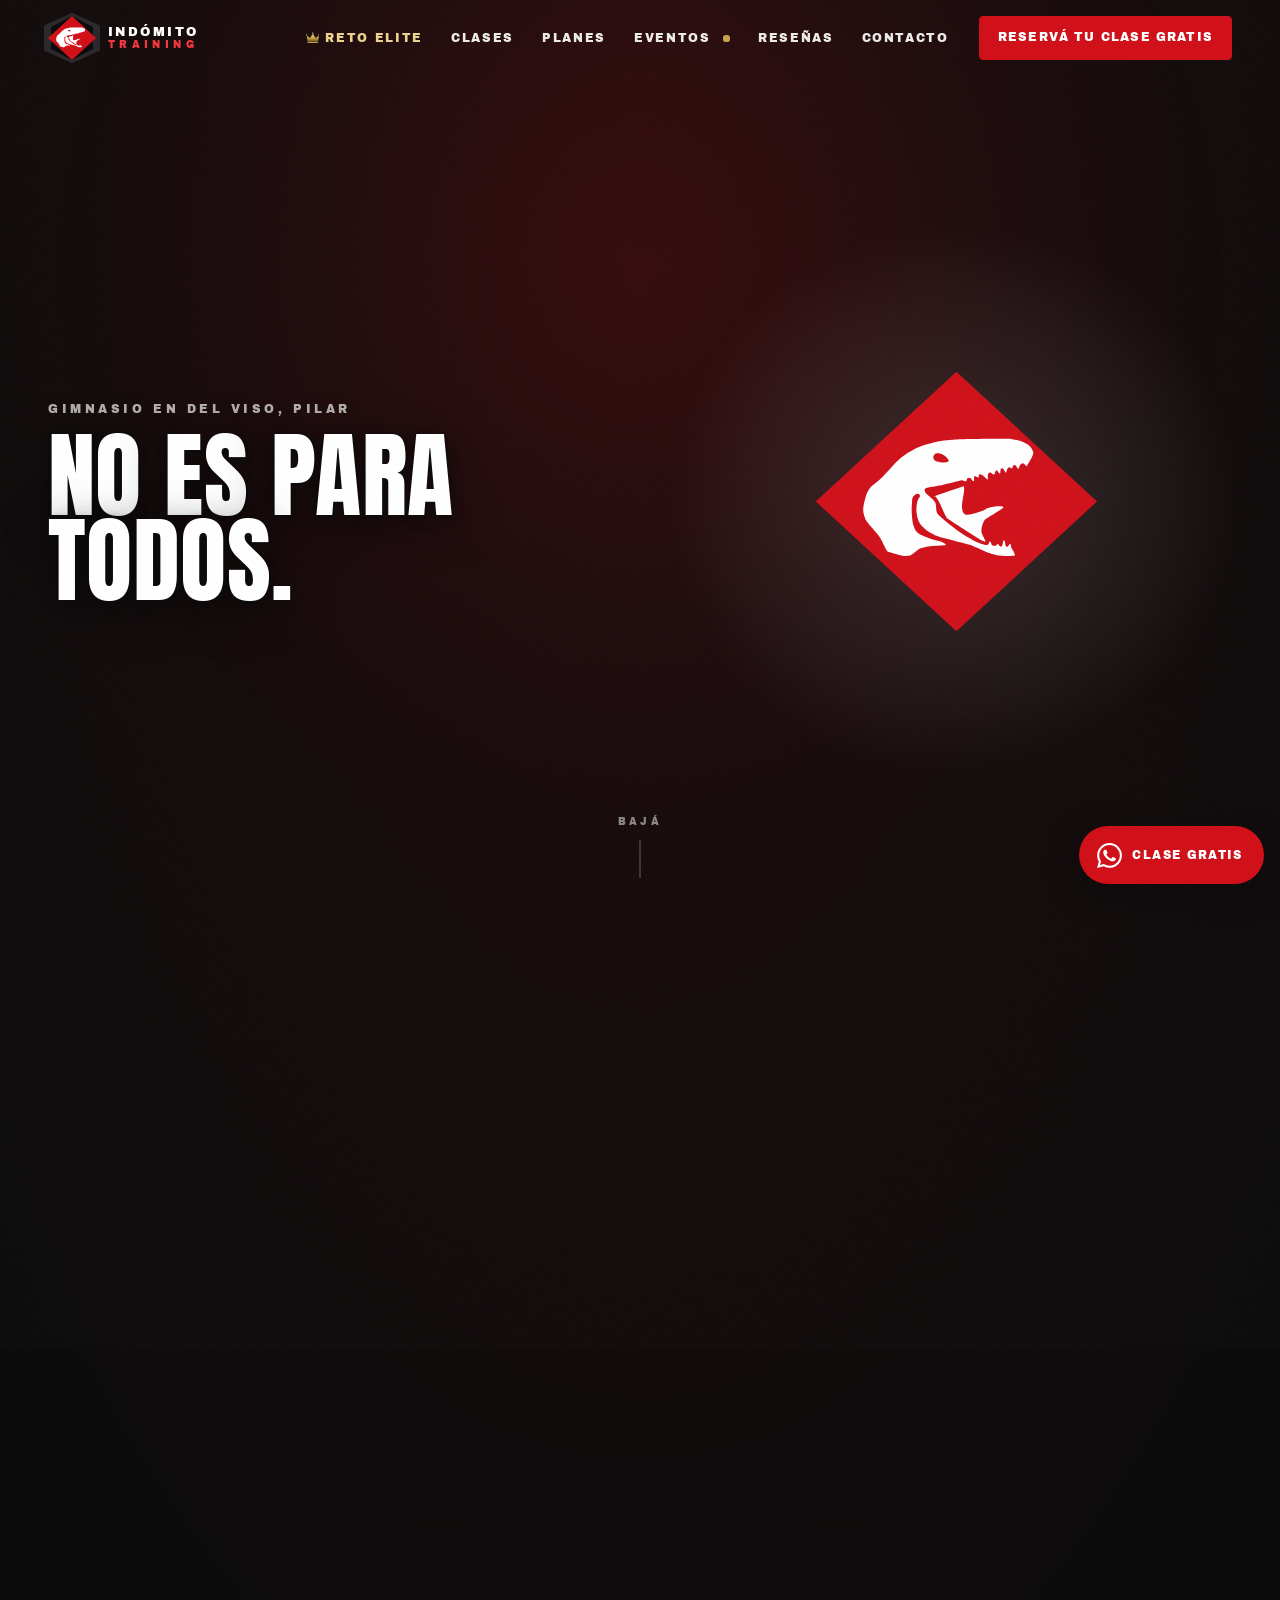
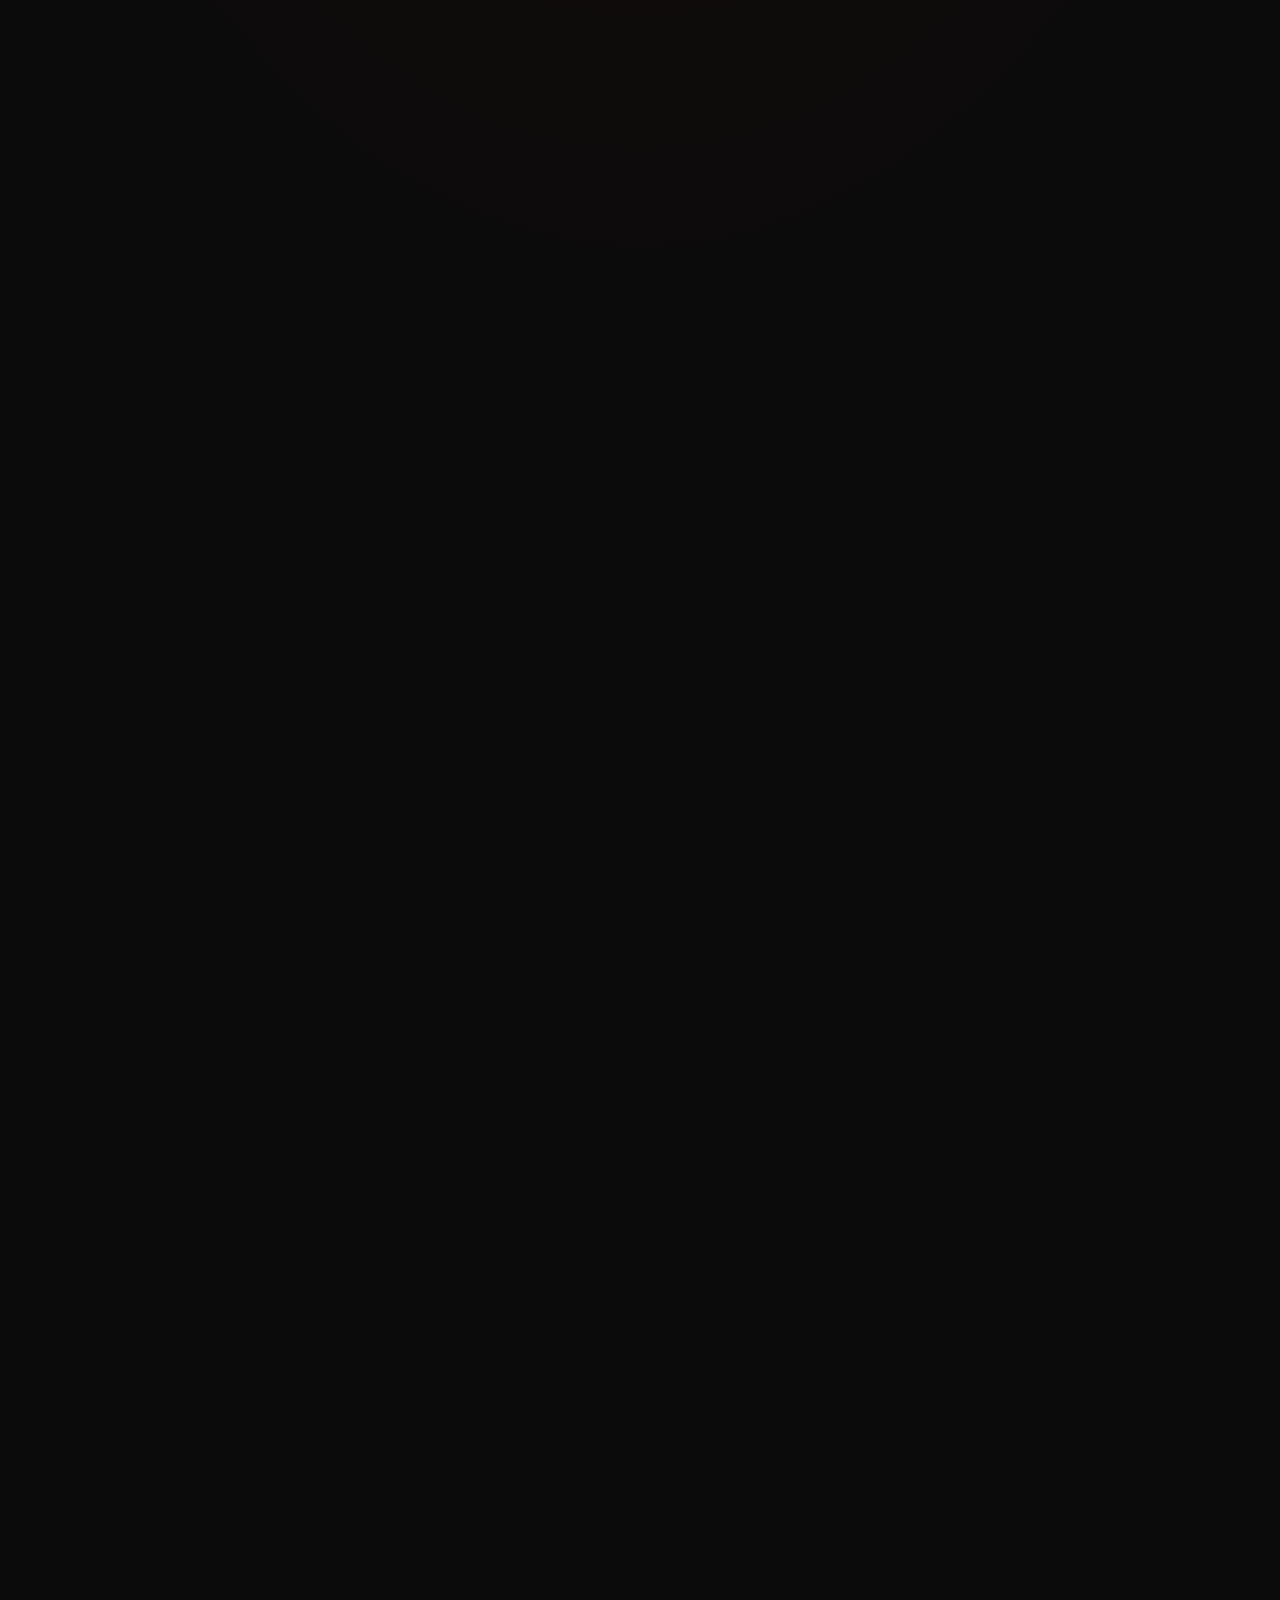
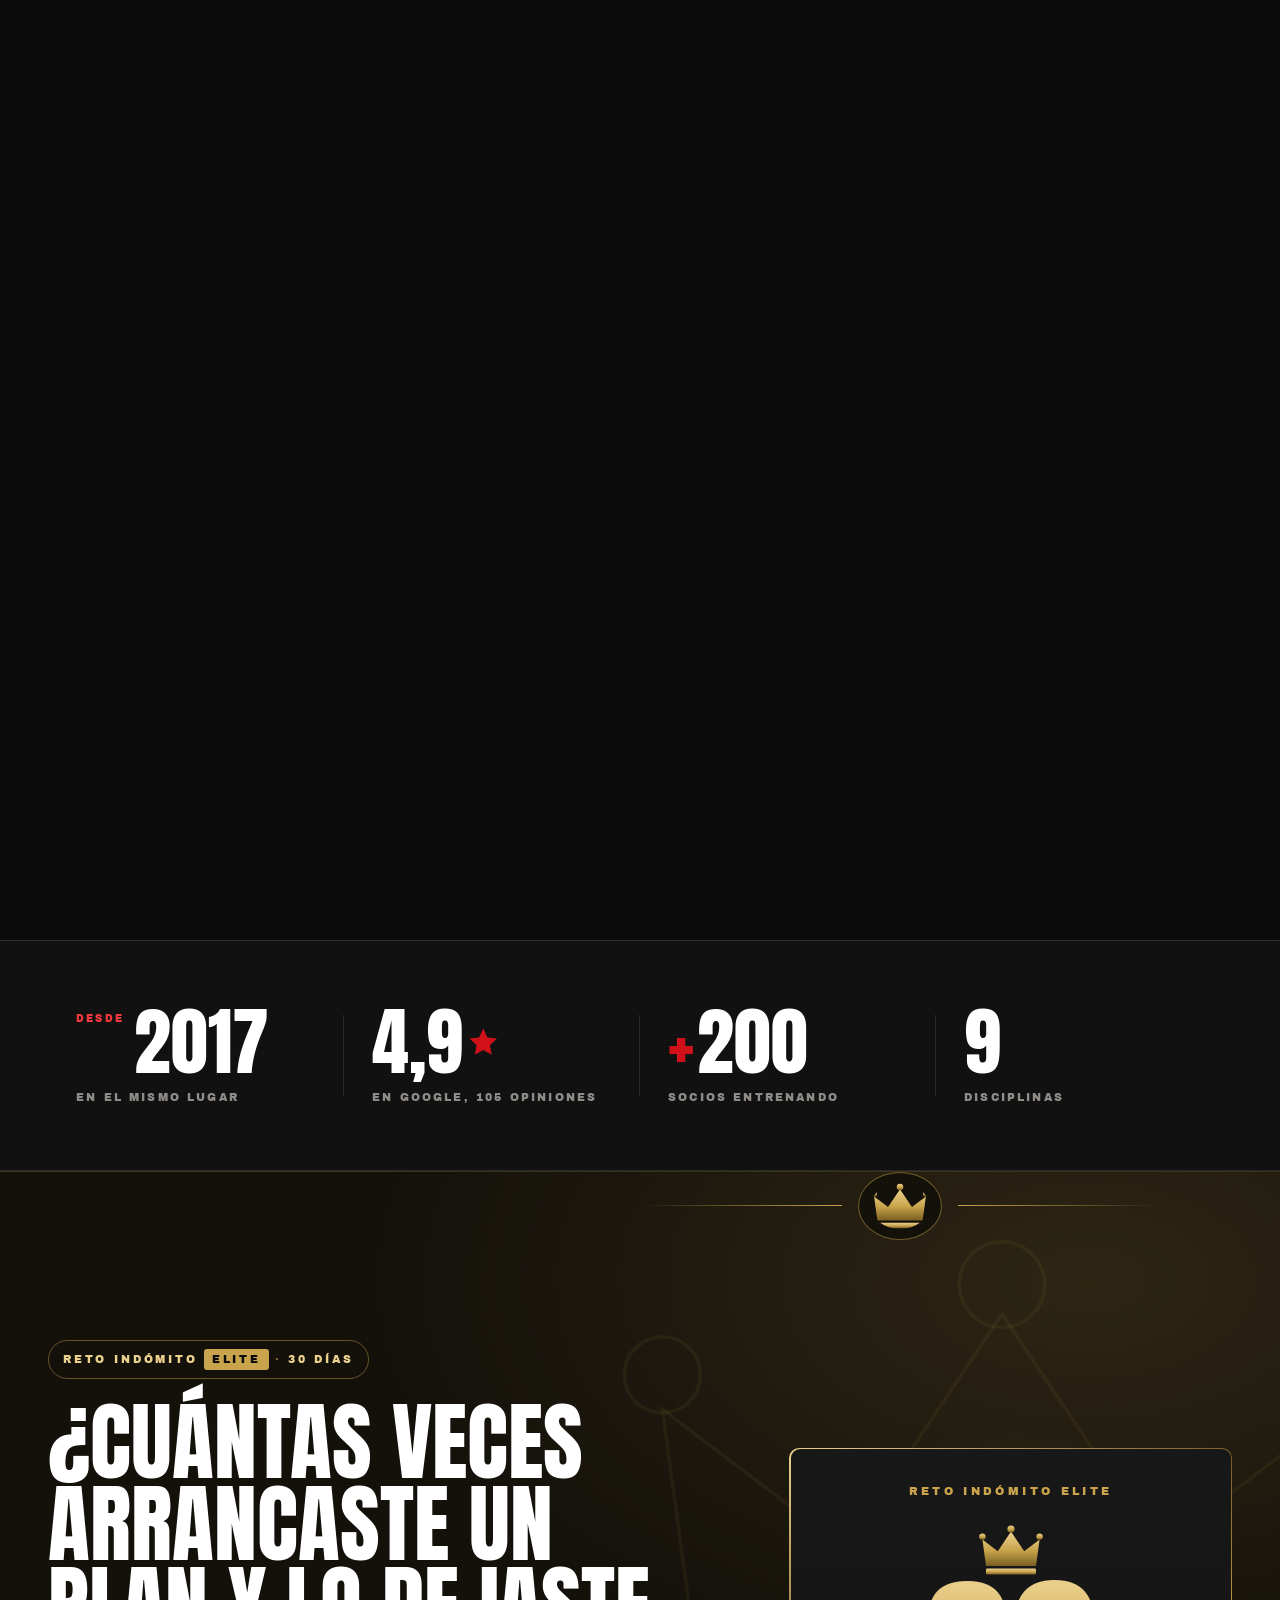
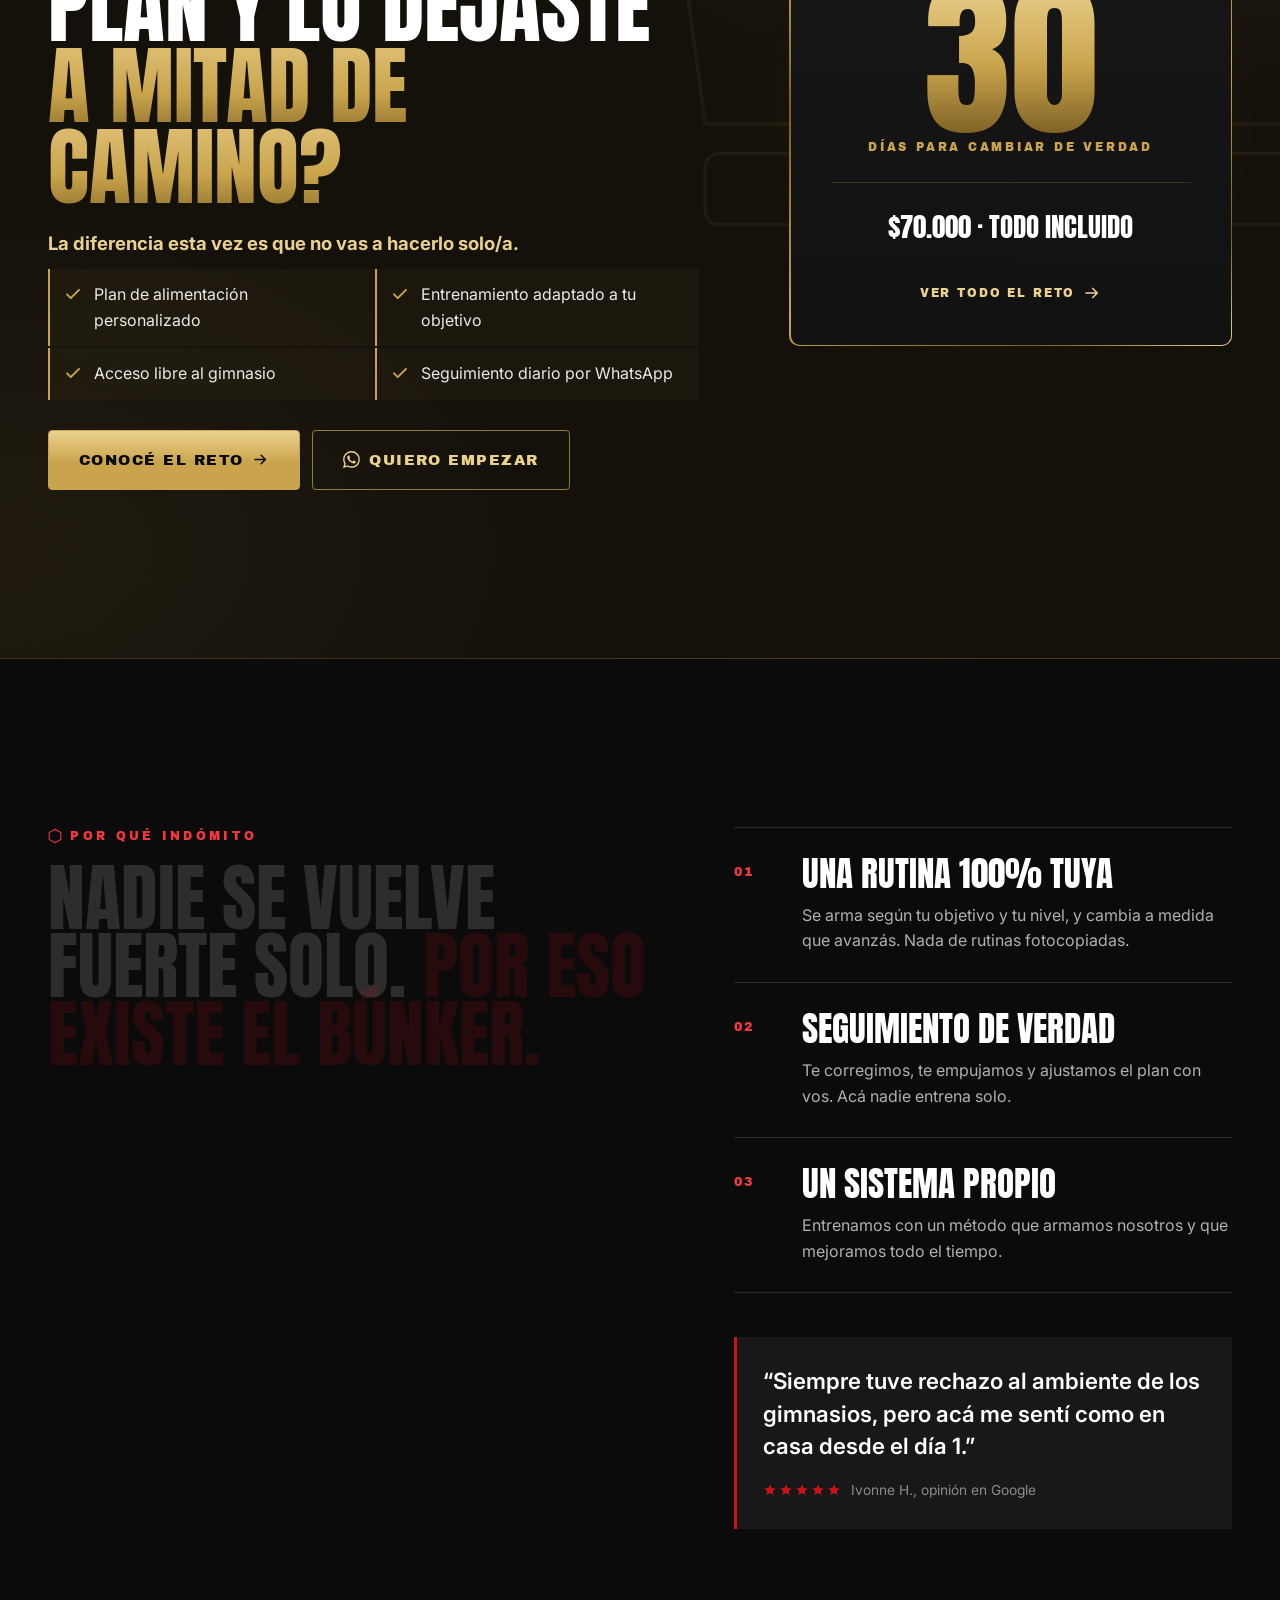
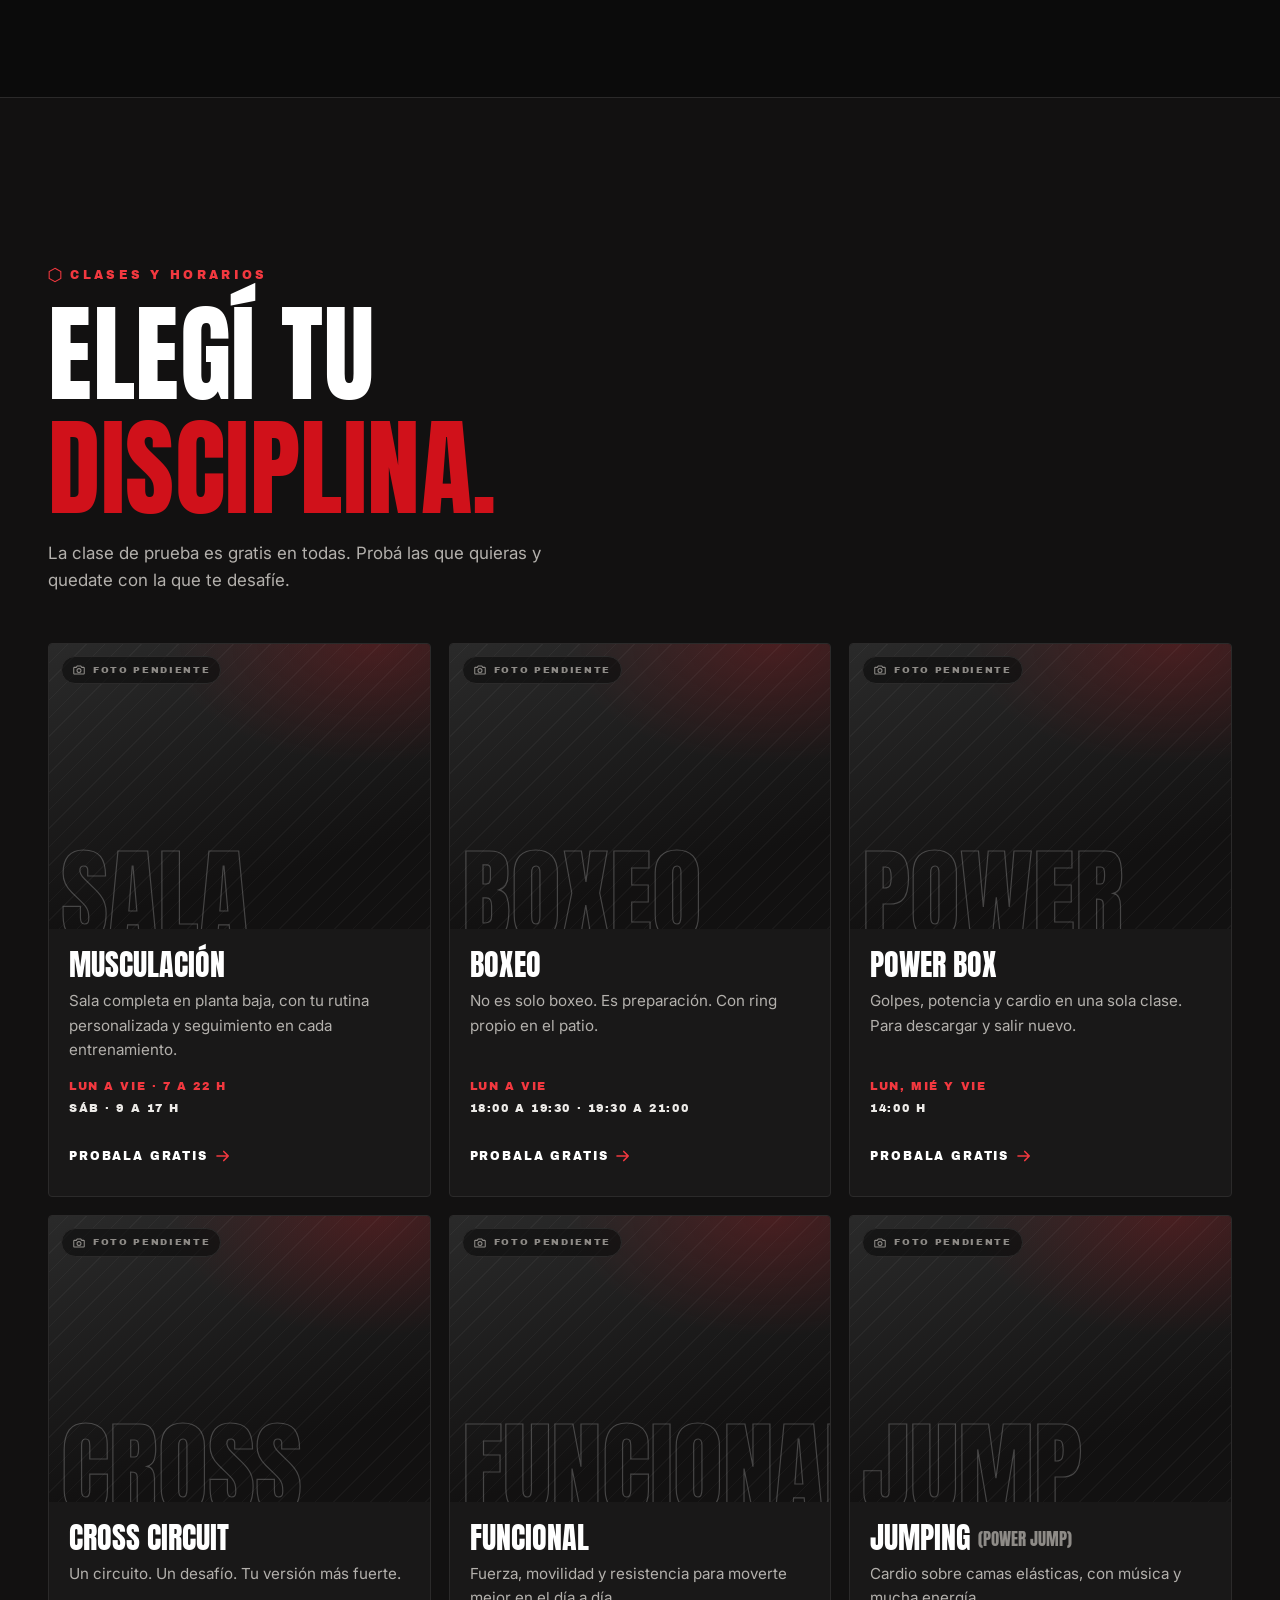
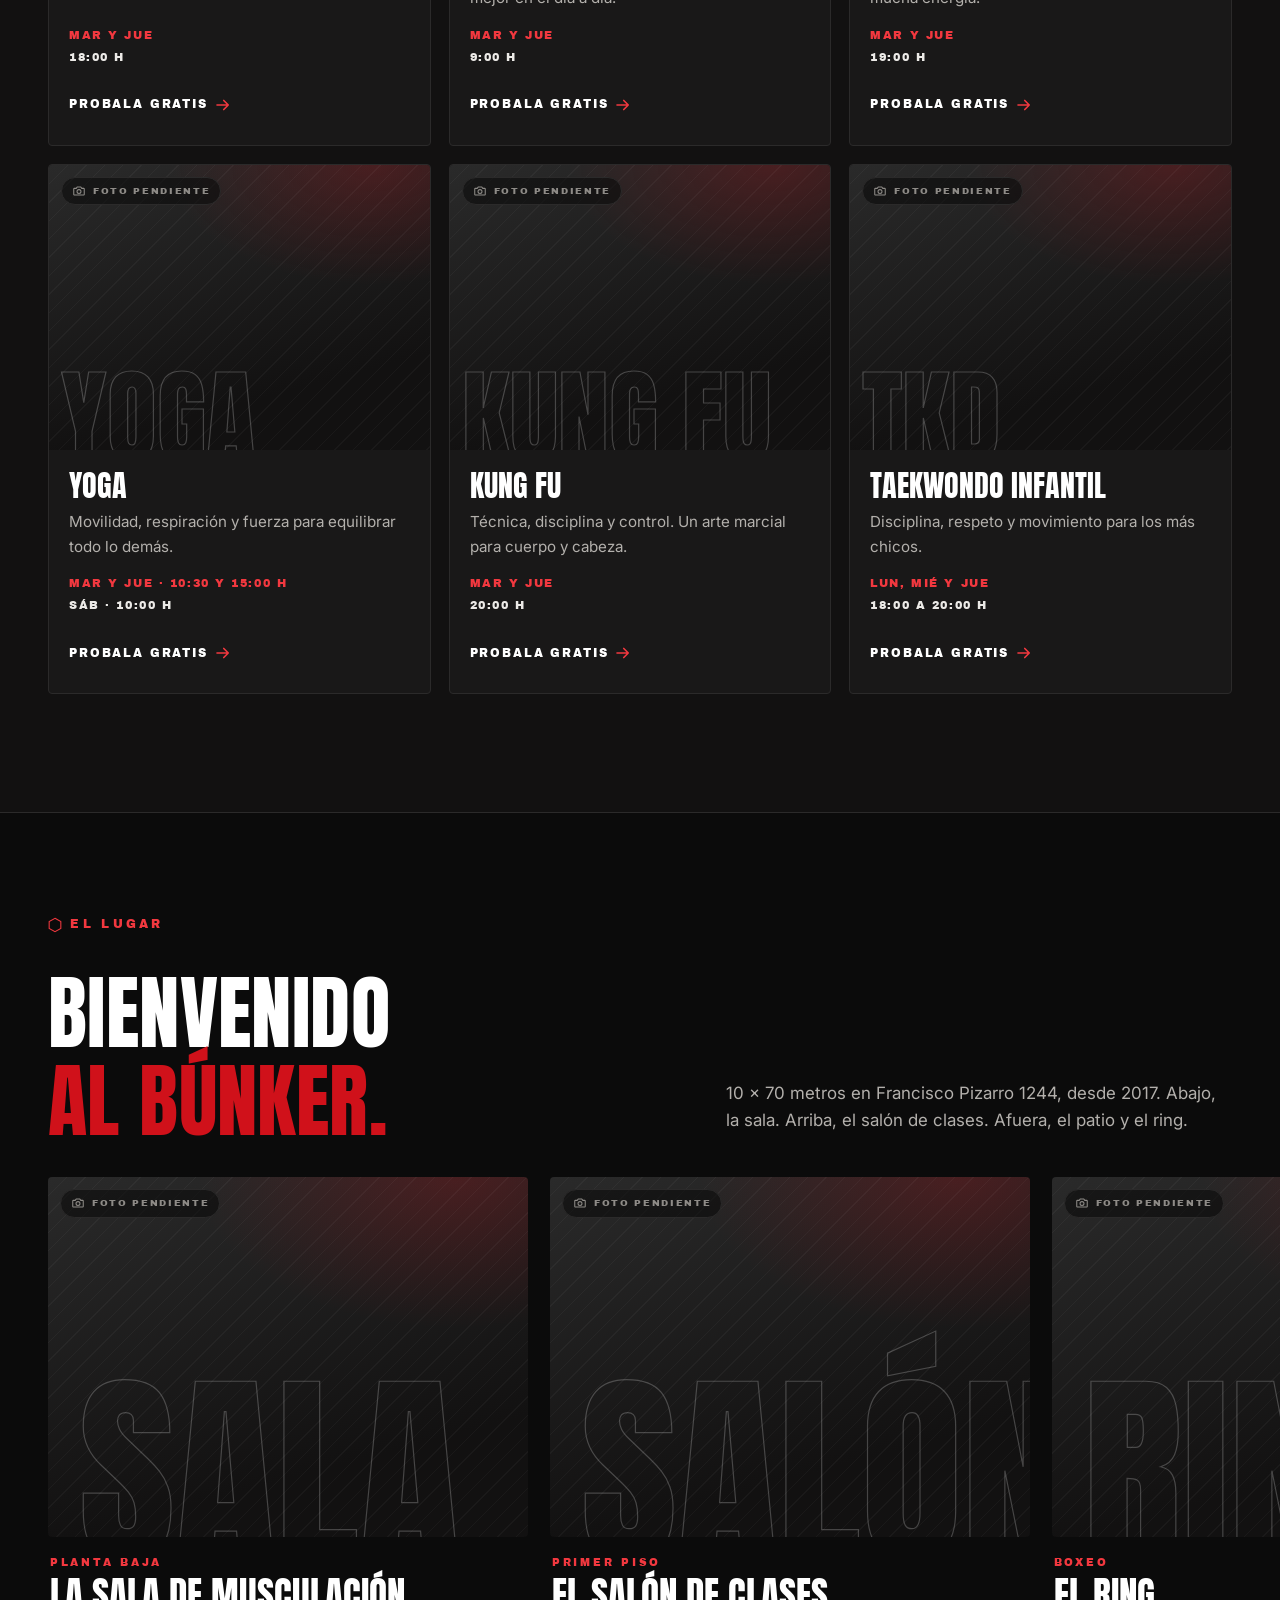
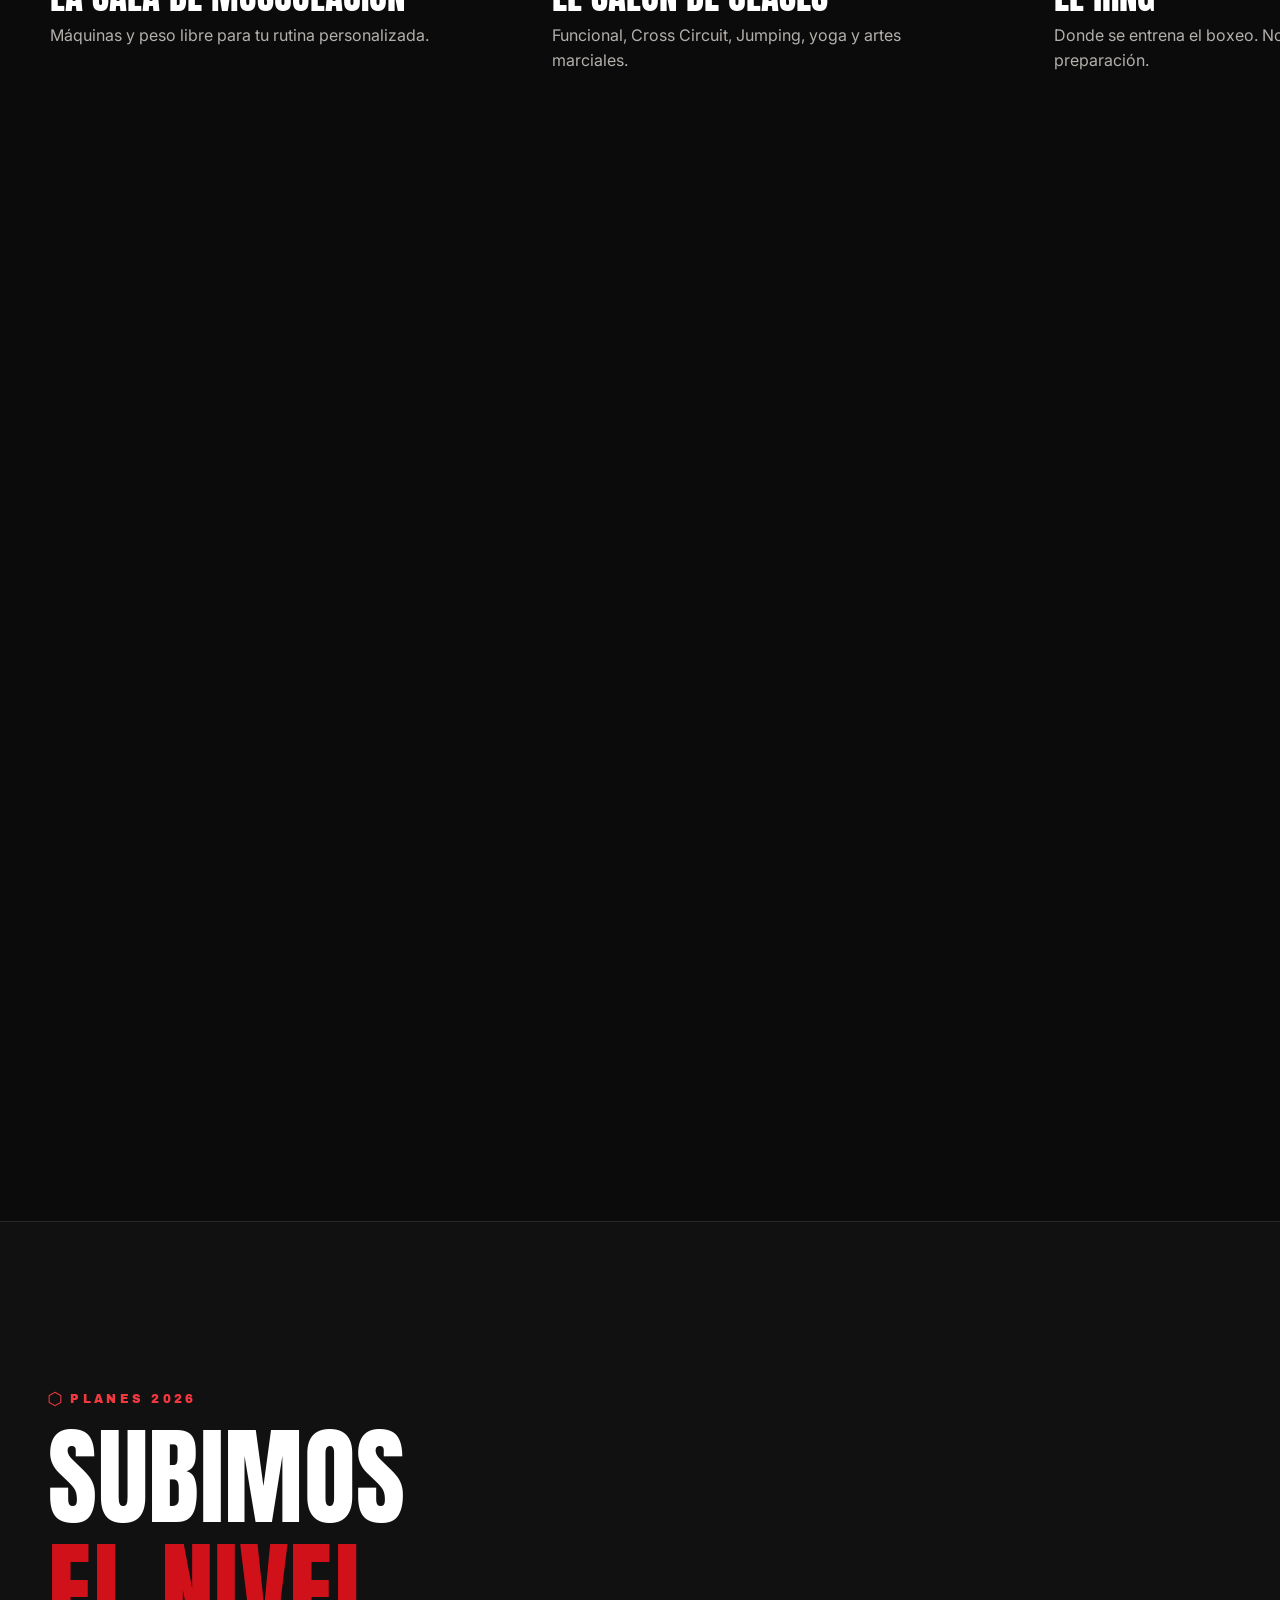
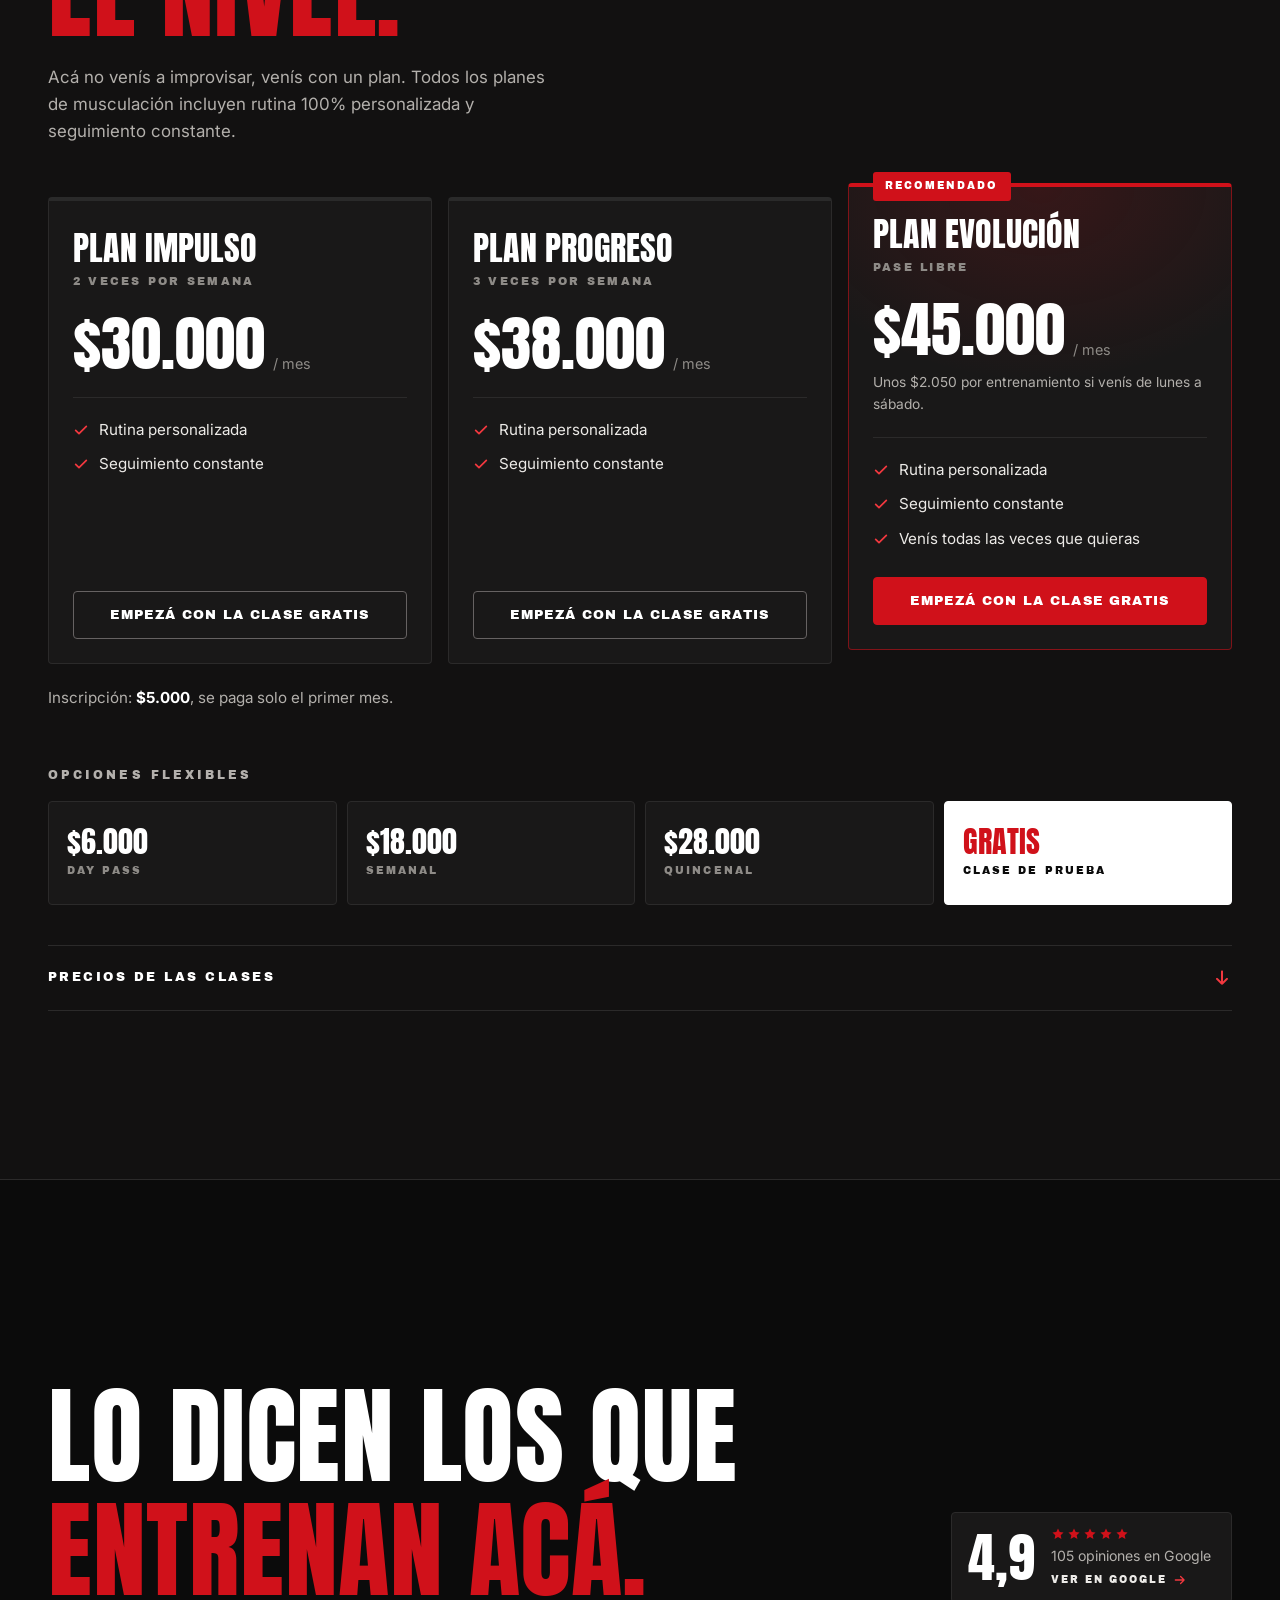
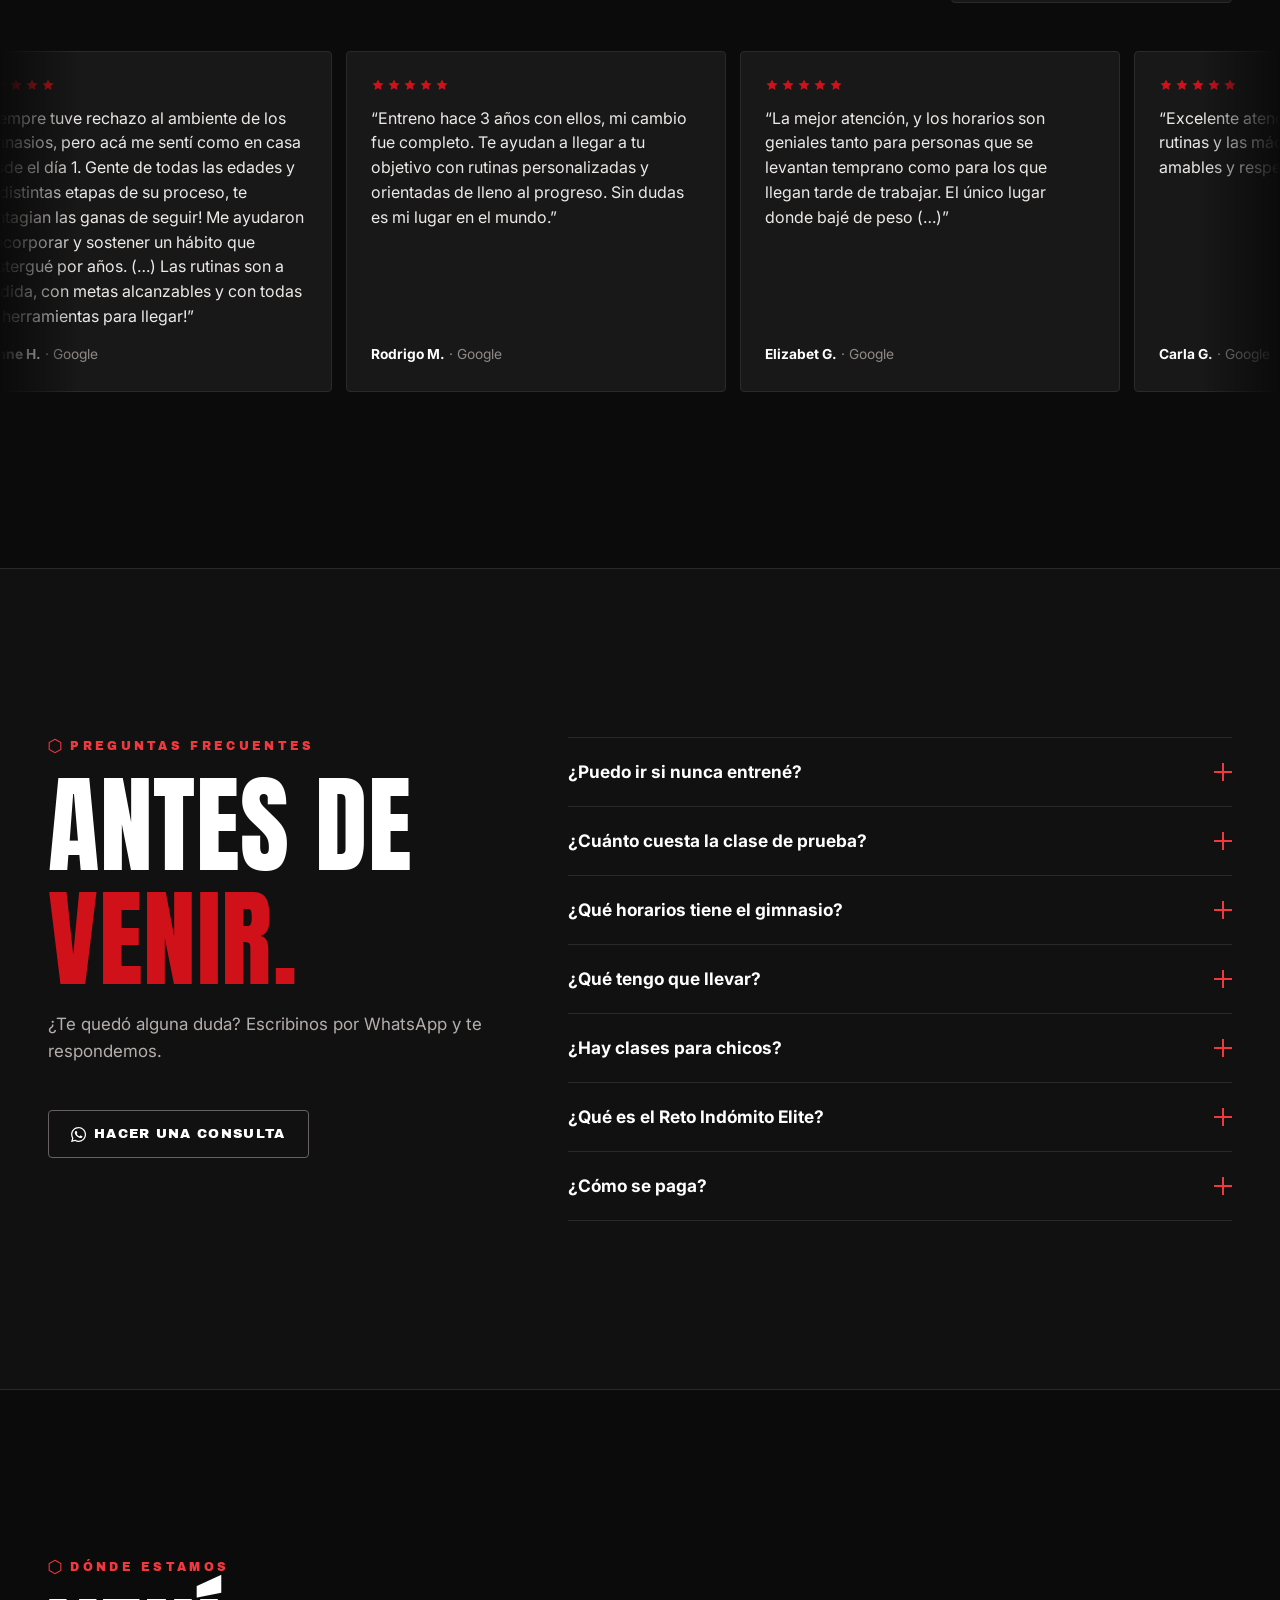
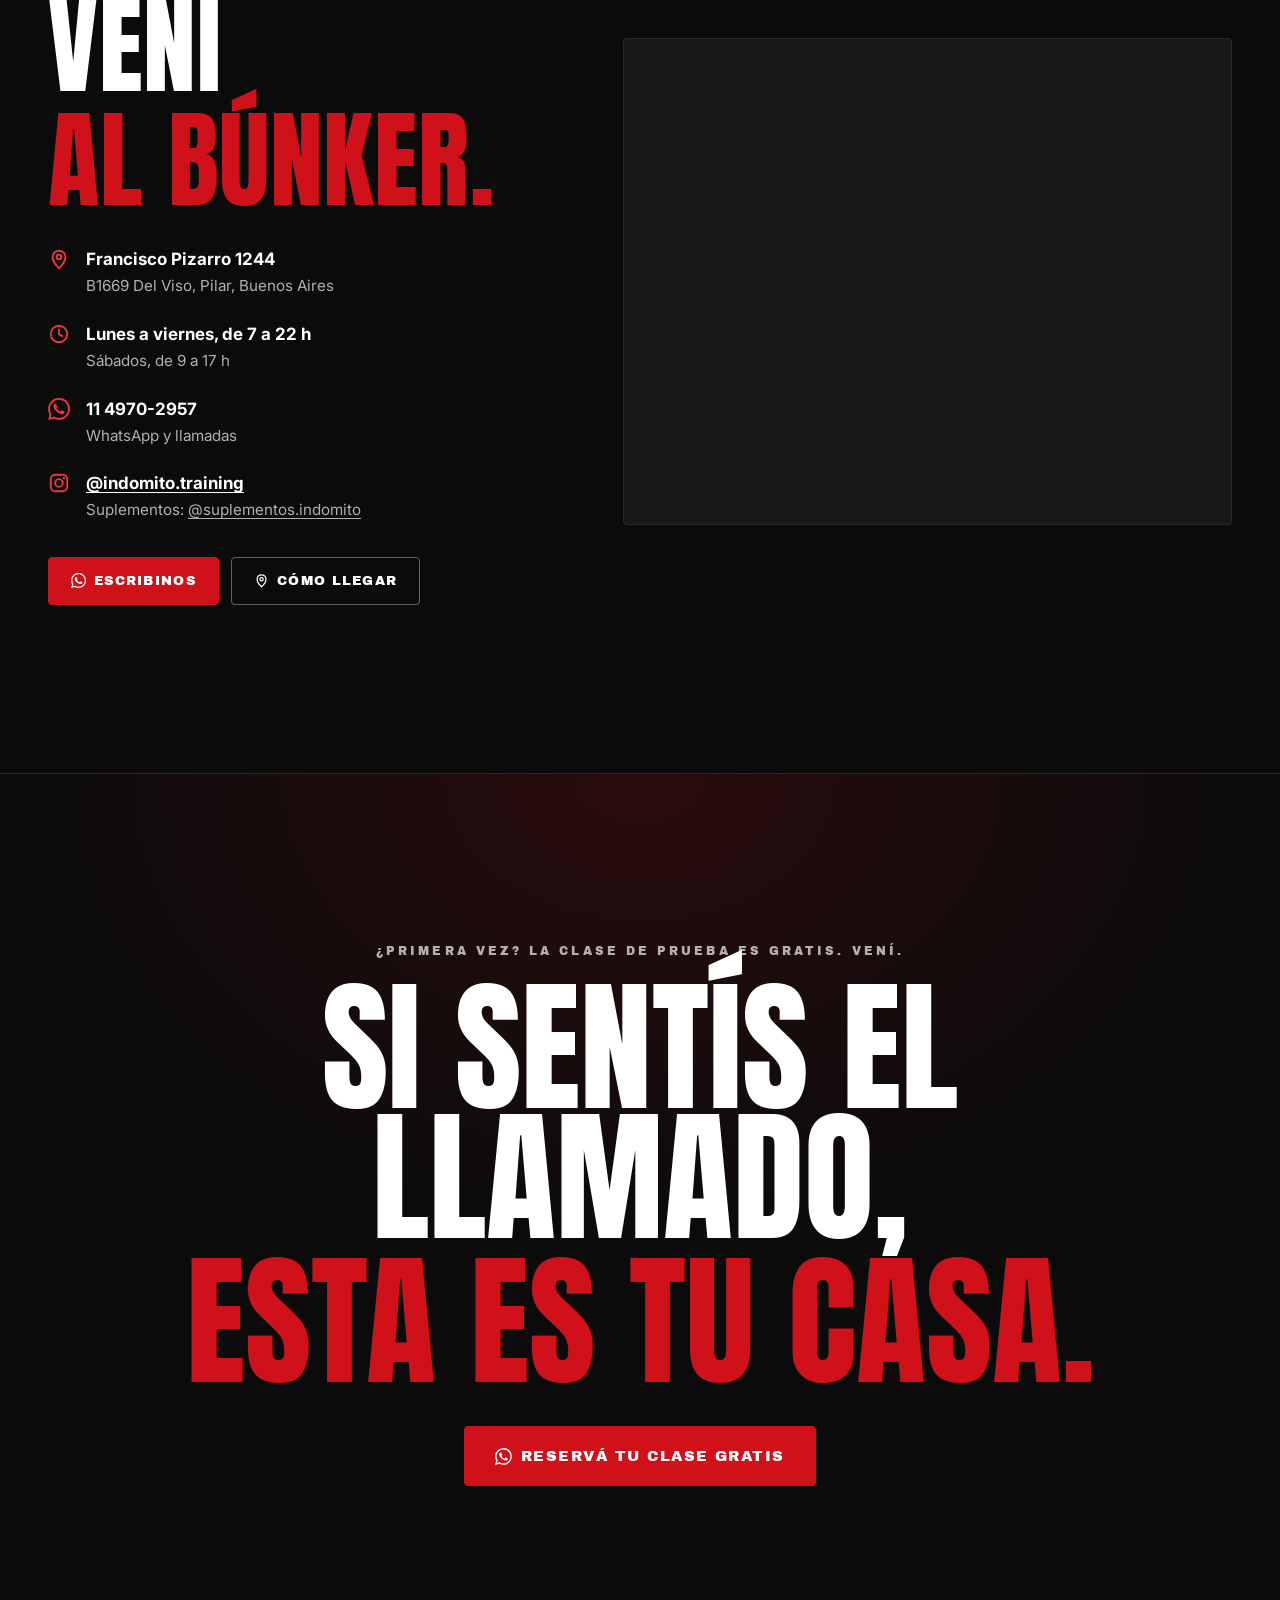
<file: index.html>
<!doctype html>
<html lang="es-AR" class="no-js">
<head>
  <meta charset="utf-8">
  <meta name="viewport" content="width=device-width, initial-scale=1, viewport-fit=cover">

  <!-- ===================== SEO ===================== -->
  <title>Indómito Training | Gimnasio en Del Viso, Pilar · Musculación y Boxeo</title>
  <meta name="description" content="Gimnasio en Del Viso, Pilar, desde 2017. Musculación con rutina 100% personalizada, boxeo y 7 disciplinas más. 4,9 ★ en Google. Tu clase de prueba es gratis: reservala por WhatsApp.">
  <meta name="theme-color" content="#0B0B0B">

  <link rel="canonical" href="https://www.indomitotraining.com/">
  <meta property="og:type" content="website">
  <meta property="og:locale" content="es_AR">
  <meta property="og:site_name" content="Indómito Training">
  <meta property="og:title" content="Indómito Training · Gimnasio en Del Viso, Pilar">
  <meta property="og:description" content="No es para todos. Es para los que buscan más. Tu clase de prueba es gratis.">
  <meta property="og:url" content="https://www.indomitotraining.com/">
  <meta property="og:image" content="https://www.indomitotraining.com/assets/img/og-indomito.jpg">
  <meta property="og:image:width" content="1200">
  <meta property="og:image:height" content="630">
  <meta name="twitter:card" content="summary_large_image">
  <meta name="twitter:title" content="Indómito Training · Gimnasio en Del Viso, Pilar">
  <meta name="twitter:description" content="No es para todos. Es para los que buscan más. Tu clase de prueba es gratis.">
  <meta name="twitter:image" content="https://www.indomitotraining.com/assets/img/og-indomito.jpg">

  <!-- Íconos -->
  <link rel="icon" href="favicon.ico" sizes="any">
  <link rel="icon" href="assets/logo/indomito-icono.svg" type="image/svg+xml">
  <link rel="icon" href="favicon-32.png" type="image/png" sizes="32x32">
  <link rel="apple-touch-icon" href="apple-touch-icon.png">

  <!-- Tipografías (Google Fonts: Anton, Archivo Black, Inter 400/600/700) -->
  <link rel="preconnect" href="https://fonts.googleapis.com">
  <link rel="preconnect" href="https://fonts.gstatic.com" crossorigin>
  <link rel="stylesheet" href="https://fonts.googleapis.com/css2?family=Anton&family=Archivo+Black&family=Inter:wght@400;600;700&display=swap">

  <link rel="stylesheet" href="css/styles.css">

  <!-- Activa las animaciones solo si hay JavaScript y el usuario no pidió "reducir movimiento".
       Si main.js no llegara a cargar, a los 3 segundos se apagan y la página queda completa y quieta. -->
  <script>
    (function (d) {
      var h = d.documentElement;
      h.className = h.className.replace('no-js', 'js');
      if (window.matchMedia && !matchMedia('(prefers-reduced-motion: reduce)').matches) {
        h.classList.add('motion-ok');
        setTimeout(function () { if (!window.__indomitoOK) h.classList.remove('motion-ok'); }, 3000);
      }
    })(document);
  </script>

  <!-- Datos para Google (ficha de negocio). -->
  <script type="application/ld+json">
  {
    "@context": "https://schema.org",
    "@type": "ExerciseGym",
    "name": "Indómito Training",
    "description": "Gimnasio de barrio en Del Viso, Pilar: sala de musculación con rutinas personalizadas, clases grupales y artes marciales.",
    "url": "https://www.indomitotraining.com/",
    "image": "https://www.indomitotraining.com/assets/img/og-indomito.jpg",
    "logo": "https://www.indomitotraining.com/assets/logo/indomito-logo.svg",
    "telephone": "+54 9 11 4970-2957",
    "foundingDate": "2017",
    "address": {
      "@type": "PostalAddress",
      "streetAddress": "Francisco Pizarro 1244",
      "addressLocality": "Del Viso",
      "addressRegion": "Buenos Aires",
      "postalCode": "B1669",
      "addressCountry": "AR"
    },
    "geo": { "@type": "GeoCoordinates", "latitude": -34.4504818, "longitude": -58.7989533 },
    "openingHoursSpecification": [
      { "@type": "OpeningHoursSpecification", "dayOfWeek": ["Monday","Tuesday","Wednesday","Thursday","Friday"], "opens": "07:00", "closes": "22:00" },
      { "@type": "OpeningHoursSpecification", "dayOfWeek": "Saturday", "opens": "09:00", "closes": "17:00" }
    ],
    "sameAs": [
      "https://www.instagram.com/indomito.training/"
    ],
    "aggregateRating": { "@type": "AggregateRating", "ratingValue": "4.9", "reviewCount": "105", "bestRating": "5" }
  }
  </script>

  <script src="js/main.js" defer></script>
</head>

<!-- PRECIOS: para ocultar TODOS los precios de la página, cambiá data-precios="si" por data-precios="no".
     En lugar de cada número va a aparecer "Consultá por WhatsApp". -->
<body data-precios="si">

  <!-- Íconos reutilizables (no se ven solos; se usan con <use href="#...">) -->
  <svg class="defs" width="0" height="0" aria-hidden="true" focusable="false">
    <defs>
      <linearGradient id="g-oro" x1="0" y1="0" x2="0" y2="1">
        <stop offset="0" style="stop-color:var(--c-dorado-claro)"/>
        <stop offset=".55" style="stop-color:var(--c-dorado)"/>
        <stop offset="1" style="stop-color:var(--c-dorado-oscuro)"/>
      </linearGradient>
      <symbol id="i-corona" viewBox="0 0 64 50">
        <path d="M7 41 3.4 14.5l15.4 11.7L32 6.5l13.2 19.7 15.4-11.7L57 41Z"/>
        <rect x="7" y="43.5" width="50" height="6" rx="1.2"/>
        <circle cx="3.4" cy="11.6" r="3.2"/><circle cx="32" cy="4" r="3.6"/><circle cx="60.6" cy="11.6" r="3.2"/>
      </symbol>
      <symbol id="i-wa" viewBox="0 0 24 24">
        <path d="M17.47 14.38c-.3-.15-1.76-.87-2.03-.97-.27-.1-.47-.15-.67.15-.2.3-.77.97-.94 1.16-.17.2-.35.22-.64.08-.3-.15-1.26-.47-2.39-1.48-.88-.79-1.48-1.76-1.65-2.06-.17-.3-.02-.46.13-.6.13-.14.3-.35.45-.52.15-.18.2-.3.3-.5.1-.2.05-.37-.03-.52-.07-.15-.67-1.61-.92-2.2-.24-.58-.49-.5-.67-.51h-.57c-.2 0-.52.07-.79.37-.27.3-1.04 1.02-1.04 2.48s1.06 2.88 1.21 3.07c.15.2 2.1 3.2 5.08 4.49.71.31 1.26.49 1.7.63.71.22 1.36.19 1.87.12.57-.09 1.76-.72 2-1.42.25-.69.25-1.29.18-1.41-.08-.13-.28-.2-.57-.35M12.05 21.79h-.01a9.87 9.87 0 0 1-5.03-1.38l-.36-.21-3.74.98 1-3.65-.24-.37a9.86 9.86 0 0 1-1.51-5.26c0-5.45 4.44-9.88 9.89-9.88 2.64 0 5.12 1.03 6.99 2.9a9.83 9.83 0 0 1 2.89 6.99c0 5.45-4.44 9.88-9.88 9.88m8.41-18.3A11.82 11.82 0 0 0 12.05 0C5.5 0 .16 5.34.16 11.89c0 2.1.55 4.14 1.59 5.95L.06 24l6.3-1.65a11.88 11.88 0 0 0 5.68 1.45h.01c6.55 0 11.89-5.34 11.89-11.89 0-3.18-1.24-6.17-3.48-8.41"/>
      </symbol>
      <symbol id="i-ig" viewBox="0 0 24 24">
        <rect x="3" y="3" width="18" height="18" rx="5" fill="none" stroke="currentColor" stroke-width="2"/>
        <circle cx="12" cy="12" r="4.2" fill="none" stroke="currentColor" stroke-width="2"/>
        <circle cx="17.4" cy="6.6" r="1.3"/>
      </symbol>
      <symbol id="i-check" viewBox="0 0 24 24">
        <path d="M4 12.5l5 5L20 6.5" fill="none" stroke="currentColor" stroke-width="2.6" stroke-linecap="round" stroke-linejoin="round"/>
      </symbol>
      <symbol id="i-flecha" viewBox="0 0 24 24">
        <path d="M4 12h15m-6-6 6 6-6 6" fill="none" stroke="currentColor" stroke-width="2.2" stroke-linecap="round" stroke-linejoin="round"/>
      </symbol>
      <symbol id="i-star" viewBox="0 0 24 24">
        <path d="M12 2.5l2.9 6.1 6.6.8-4.9 4.6 1.3 6.6L12 17.3l-5.9 3.3 1.3-6.6L2.5 9.4l6.6-.8z"/>
      </symbol>
      <symbol id="i-pin" viewBox="0 0 24 24">
        <path d="M12 22s7-6.6 7-12.2A7 7 0 0 0 5 9.8C5 15.4 12 22 12 22Z" fill="none" stroke="currentColor" stroke-width="2"/>
        <circle cx="12" cy="9.8" r="2.6" fill="none" stroke="currentColor" stroke-width="2"/>
      </symbol>
      <symbol id="i-reloj" viewBox="0 0 24 24">
        <circle cx="12" cy="12" r="9" fill="none" stroke="currentColor" stroke-width="2"/>
        <path d="M12 7v5.2l3.4 2.1" fill="none" stroke="currentColor" stroke-width="2" stroke-linecap="round"/>
      </symbol>
      <symbol id="i-camara" viewBox="0 0 24 24">
        <path d="M4 7.5h3.2L9 5h6l1.8 2.5H20a1 1 0 0 1 1 1V18a1 1 0 0 1-1 1H4a1 1 0 0 1-1-1V8.5a1 1 0 0 1 1-1Z" fill="none" stroke="currentColor" stroke-width="1.8"/>
        <circle cx="12" cy="13" r="3.4" fill="none" stroke="currentColor" stroke-width="1.8"/>
      </symbol>
      <symbol id="i-hex" viewBox="0 0 24 26">
        <path d="M12 1.5 22 7v12l-10 5.5L2 19V7z" fill="none" stroke="currentColor" stroke-width="1.8"/>
      </symbol>
    </defs>
  </svg>

  <a class="skip" href="#main">Saltar al contenido</a>

  <!-- ===================== 1. HEADER FIJO ===================== -->
  <div class="hdr-sentinel" aria-hidden="true"></div>
  <header class="hdr" id="hdr">
    <div class="hdr__in">
      <a class="hdr__logo" href="#inicio" aria-label="Indómito Training, ir al inicio">
        <span class="hdr__icon"><img src="assets/logo/indomito-icono.svg" width="48" height="44" alt=""></span>
        <span class="hdr__name" aria-hidden="true">Indómito <span>Training</span></span>
      </a>

      <nav class="nav" id="menu" aria-label="Principal">
        <ul class="nav__list">
          <li><a class="nav__link nav__link--reto" href="reto.html"><svg class="ico ico--oro" aria-hidden="true"><use href="#i-corona"/></svg>Reto Elite</a></li>
          <li><a class="nav__link" href="#clases">Clases</a></li>
          <li><a class="nav__link" href="#planes">Planes</a></li>
          <li><a class="nav__link nav__link--eventos" href="eventos.html">Eventos<i class="punto" aria-hidden="true"></i></a></li>
          <li><a class="nav__link" href="#resenas">Reseñas</a></li>
          <li><a class="nav__link" href="#contacto">Contacto</a></li>
        </ul>
        <a class="btn btn--rojo nav__cta js-wa" href="https://wa.me/5491149702957?text=Hola!%20Quiero%20reservar%20mi%20clase%20de%20prueba%20gratis%20en%20Ind%C3%B3mito%20%F0%9F%92%AA" target="_blank" rel="noopener">Reservá tu clase gratis</a>
      </nav>

      <a class="btn btn--rojo btn--sm hdr__cta js-wa" href="https://wa.me/5491149702957?text=Hola!%20Quiero%20reservar%20mi%20clase%20de%20prueba%20gratis%20en%20Ind%C3%B3mito%20%F0%9F%92%AA" target="_blank" rel="noopener">Clase gratis</a>

      <button class="hdr__burger" type="button" aria-expanded="false" aria-controls="menu">
        <span class="sr-only">Abrir menú</span>
        <span class="burger" aria-hidden="true"><i></i><i></i></span>
      </button>
    </div>
    <div class="hdr__progress" aria-hidden="true"></div>
  </header>

  <main id="main" tabindex="-1">

    <!-- ===================== 2. HERO (el logo se arma con el scroll) ===================== -->
    <section class="hero" id="inicio" aria-label="Presentación">
      <div class="hero__stage">
        <div class="hero__bg" aria-hidden="true">
          <div class="hero__glow"></div>
          <div class="embers lz">
            <span style="--x:6%;--s:3px;--d:9s;--t:-2s;--dx:20px"></span>
            <span style="--x:14%;--s:2px;--d:12s;--t:-7s;--dx:-30px"></span>
            <span style="--x:22%;--s:4px;--d:10s;--t:-4s;--dx:15px"></span>
            <span style="--x:31%;--s:2px;--d:14s;--t:-11s;--dx:-10px"></span>
            <span style="--x:38%;--s:3px;--d:11s;--t:-1s;--dx:35px"></span>
            <span style="--x:47%;--s:2px;--d:13s;--t:-9s;--dx:-25px"></span>
            <span style="--x:55%;--s:5px;--d:9.5s;--t:-6s;--dx:10px"></span>
            <span style="--x:61%;--s:2px;--d:15s;--t:-13s;--dx:-40px"></span>
            <span style="--x:69%;--s:3px;--d:10.5s;--t:-3s;--dx:25px"></span>
            <span style="--x:76%;--s:2px;--d:12.5s;--t:-8s;--dx:-15px"></span>
            <span style="--x:83%;--s:4px;--d:11.5s;--t:-5s;--dx:30px"></span>
            <span style="--x:91%;--s:3px;--d:13.5s;--t:-10s;--dx:-20px"></span>
            <span style="--x:10%;--s:2px;--d:14.5s;--t:-12s;--dx:12px"></span>
            <span style="--x:27%;--s:3px;--d:9s;--t:-.5s;--dx:-35px"></span>
            <span style="--x:44%;--s:2px;--d:16s;--t:-14s;--dx:18px"></span>
            <span style="--x:58%;--s:4px;--d:10s;--t:-6.5s;--dx:-8px"></span>
            <span style="--x:72%;--s:2px;--d:12s;--t:-2.5s;--dx:28px"></span>
            <span style="--x:88%;--s:3px;--d:11s;--t:-9.5s;--dx:-22px"></span>
          </div>
        </div>

        <!-- El logo, dibujado en partes para poder animarlo. Respeta forma y colores del Manual de Marca. -->
        <div class="hero__mark" aria-hidden="true">
          <svg class="mark" viewBox="59.5 29.5 240 231" focusable="false">
            <g class="mk-rings">
              <polygon class="mk-ring" style="--rs:var(--r0s);--ro:var(--r0o)" points="179.50,53.50 265.50,99.00 265.50,191.00 179.50,236.20 93.50,191.00 93.50,99.00"/>
              <polygon class="mk-ring" style="--rs:var(--r1s);--ro:var(--r1o)" points="179.50,53.50 265.50,99.00 265.50,191.00 179.50,236.20 93.50,191.00 93.50,99.00"/>
              <polygon class="mk-ring" style="--rs:var(--r2s);--ro:var(--r2o)" points="179.50,53.50 265.50,99.00 265.50,191.00 179.50,236.20 93.50,191.00 93.50,99.00"/>
            </g>
            <g class="mk-frame">
              <line class="mk-edge" style="--s:var(--e0);transform-origin:179.5px 40.71px" x1="179.5" y1="40.71" x2="277.54" y2="92.58"/>
              <line class="mk-edge" style="--s:var(--e0);transform-origin:179.5px 40.71px" x1="179.5" y1="40.71" x2="81.46" y2="92.58"/>
              <line class="mk-edge" style="--s:var(--e1);transform-origin:277.54px 92.58px" x1="277.54" y1="92.58" x2="277.54" y2="197.46"/>
              <line class="mk-edge" style="--s:var(--e1);transform-origin:81.46px 92.58px" x1="81.46" y1="92.58" x2="81.46" y2="197.46"/>
              <line class="mk-edge" style="--s:var(--e2);transform-origin:277.54px 197.46px" x1="277.54" y1="197.46" x2="179.5" y2="248.99"/>
              <line class="mk-edge" style="--s:var(--e2);transform-origin:81.46px 197.46px" x1="81.46" y1="197.46" x2="179.5" y2="248.99"/>
            </g>
            <polygon class="mk-hex" points="179.50,53.50 265.50,99.00 265.50,191.00 179.50,236.20 93.50,191.00 93.50,99.00"/>
            <g class="mk-core">
              <polygon class="mk-rombo" points="179.50,53.50 278.50,144.80 179.50,236.20 80.50,144.80"/>
              <path class="mk-dino" fill-rule="evenodd" d="M165.32,140.68 C162.25,141.87 164.81,140.78 165.19,141.63 C165.58,142.47 166.59,143.69 167.62,145.75 C168.66,147.81 170.60,152.33 171.42,154.00 C172.24,155.67 172.08,155.17 172.55,155.75 C173.02,156.33 170.55,155.00 174.25,157.49 C177.95,159.98 190.58,168.10 194.75,170.69 C198.92,173.27 198.41,172.65 199.24,173.02 C200.07,173.39 199.63,173.01 199.72,172.90 C199.81,172.79 200.14,173.25 199.78,172.37 C199.41,171.49 198.00,168.87 197.56,167.62 C197.12,166.38 197.07,166.00 197.14,164.88 C197.20,163.75 197.63,161.90 197.94,160.88 C198.25,159.85 198.57,159.40 198.99,158.75 C199.42,158.10 198.71,158.25 200.50,156.99 C202.29,155.74 207.75,152.53 209.75,151.22 C211.75,149.91 212.11,149.58 212.50,149.13 C212.89,148.68 212.38,148.65 212.11,148.51 C211.84,148.38 211.96,148.28 210.88,148.30 C209.79,148.32 207.29,148.36 205.62,148.63 C203.96,148.89 201.94,149.51 200.88,149.87 C199.81,150.23 200.52,150.28 199.25,150.78 C197.98,151.29 195.08,152.35 193.25,152.90 C191.42,153.45 189.42,153.87 188.25,154.09 C187.08,154.31 186.77,154.27 186.25,154.20 C185.73,154.13 185.45,153.94 185.14,153.67 C184.82,153.41 184.57,153.01 184.35,152.62 C184.13,152.24 183.98,152.04 183.82,151.38 C183.66,150.71 183.43,149.67 183.40,148.62 C183.37,147.58 183.42,146.90 183.66,145.12 C183.91,143.35 184.65,139.65 184.85,138.00 C185.05,136.35 184.91,135.83 184.86,135.25 C184.81,134.68 184.76,134.67 184.56,134.54 C184.35,134.41 186.83,133.47 183.62,134.49 C180.42,135.51 168.39,139.50 165.32,140.68Z M232.22,107.25 C231.84,106.61 231.63,106.38 231.11,105.90 C230.59,105.43 230.29,105.01 229.12,104.38 C227.96,103.75 225.85,102.68 224.12,102.14 C222.40,101.60 220.35,101.37 218.75,101.14 C217.15,100.91 220.19,100.77 214.50,100.75 C208.81,100.73 190.90,100.89 184.62,101.00 C178.35,101.11 179.52,101.19 176.88,101.40 C174.23,101.62 171.65,101.80 168.75,102.30 C165.85,102.79 162.23,103.61 159.50,104.38 C156.77,105.15 154.90,105.78 152.38,106.94 C149.85,108.10 146.83,109.71 144.38,111.35 C141.92,113.00 140.44,114.08 137.62,116.79 C134.81,119.50 130.37,124.80 127.49,127.61 C124.62,130.42 121.97,132.19 120.38,133.65 C118.80,135.12 118.63,135.47 117.98,136.40 C117.33,137.33 116.89,138.34 116.49,139.25 C116.09,140.16 115.99,140.35 115.58,141.88 C115.18,143.40 114.31,146.60 114.06,148.38 C113.80,150.15 113.87,151.21 114.04,152.50 C114.21,153.79 114.61,154.98 115.06,156.12 C115.51,157.27 115.16,157.27 116.74,159.35 C118.32,161.43 122.88,166.50 124.56,168.62 C126.23,170.75 125.80,170.38 126.77,172.12 C127.74,173.87 129.48,177.75 130.36,179.12 C131.23,180.49 130.25,179.73 132.00,180.35 C133.75,180.96 138.60,182.34 140.88,182.80 C143.15,183.26 144.46,183.16 145.62,183.08 C146.79,183.01 146.73,183.09 147.88,182.37 C149.02,181.65 151.10,179.60 152.50,178.75 C153.90,177.91 154.81,177.70 156.25,177.31 C157.69,176.91 158.59,176.67 161.12,176.40 C163.66,176.13 169.69,175.89 171.47,175.69 C173.25,175.50 171.79,175.41 171.81,175.24 C171.82,175.07 172.00,175.01 171.57,174.70 C171.15,174.39 171.14,174.02 169.25,173.36 C167.36,172.71 162.65,171.58 160.25,170.78 C157.85,169.97 156.23,169.20 154.88,168.53 C153.52,167.85 152.87,167.39 152.13,166.72 C151.39,166.05 150.90,165.33 150.43,164.50 C149.95,163.67 149.60,162.81 149.28,161.75 C148.96,160.69 148.74,159.98 148.53,158.12 C148.31,156.27 148.03,153.02 148.01,150.62 C147.99,148.23 148.29,145.15 148.40,143.75 C148.51,142.35 148.51,142.71 148.69,142.25 C148.88,141.79 149.06,141.45 149.51,141.02 C149.96,140.59 150.86,139.93 151.38,139.67 C151.89,139.41 152.27,139.37 152.62,139.45 C152.98,139.52 153.32,139.83 153.53,140.13 C153.74,140.43 154.10,140.50 153.86,141.25 C153.62,142.00 152.50,143.33 152.09,144.62 C151.69,145.92 151.53,147.79 151.41,149.00 C151.30,150.21 151.28,150.62 151.40,151.88 C151.52,153.12 151.84,155.23 152.15,156.50 C152.47,157.77 152.87,158.65 153.31,159.50 C153.75,160.35 154.07,160.82 154.78,161.62 C155.50,162.43 156.32,163.33 157.62,164.33 C158.93,165.33 160.92,166.71 162.62,167.63 C164.33,168.55 163.75,168.63 167.88,169.86 C172.00,171.08 183.02,173.71 187.38,174.98 C191.73,176.24 191.79,176.53 194.00,177.44 C196.21,178.34 198.69,179.64 200.62,180.41 C202.56,181.19 204.19,181.66 205.62,182.07 C207.06,182.48 207.81,182.67 209.25,182.86 C210.69,183.05 212.44,183.14 214.25,183.19 C216.06,183.23 219.05,183.22 220.10,183.12 C221.14,183.02 220.46,182.82 220.52,182.61 C220.59,182.40 220.62,182.35 220.47,181.87 C220.31,181.40 219.97,180.48 219.59,179.75 C219.21,179.02 218.50,178.29 218.19,177.50 C217.87,176.71 217.89,175.48 217.69,175.02 C217.50,174.56 217.35,174.51 217.02,174.77 C216.69,175.02 216.11,176.26 215.71,176.57 C215.32,176.88 214.93,176.78 214.65,176.64 C214.37,176.50 214.20,176.34 214.04,175.75 C213.87,175.16 213.82,173.70 213.68,173.13 C213.54,172.55 213.40,172.39 213.19,172.31 C212.99,172.23 212.70,172.10 212.47,172.65 C212.24,173.20 212.10,174.98 211.83,175.62 C211.57,176.27 211.20,176.44 210.87,176.54 C210.55,176.63 210.25,176.50 209.90,176.20 C209.54,175.91 209.18,174.80 208.72,174.77 C208.26,174.75 207.72,175.85 207.12,176.03 C206.52,176.21 205.59,176.00 205.13,175.87 C204.67,175.74 204.61,175.63 204.37,175.24 C204.12,174.85 203.88,173.87 203.67,173.52 C203.46,173.16 203.30,173.12 203.12,173.09 C202.94,173.05 202.77,173.03 202.61,173.31 C202.45,173.58 202.35,174.40 202.17,174.74 C201.98,175.09 201.79,175.25 201.49,175.38 C201.20,175.50 200.85,175.52 200.38,175.47 C199.90,175.43 199.88,175.53 198.62,175.10 C197.38,174.68 195.29,174.14 192.88,172.94 C190.46,171.74 186.83,169.65 184.12,167.90 C181.42,166.14 179.00,164.25 176.62,162.42 C174.25,160.60 171.58,158.42 169.88,156.96 C168.17,155.49 167.14,154.56 166.41,153.62 C165.67,152.69 165.69,152.46 165.46,151.38 C165.23,150.29 165.28,148.25 165.03,147.12 C164.77,146.00 165.04,145.90 163.94,144.62 C162.84,143.35 159.54,140.66 158.45,139.50 C157.35,138.33 157.57,138.12 157.35,137.62 C157.14,137.13 157.08,136.83 157.15,136.50 C157.22,136.18 157.33,135.96 157.76,135.70 C158.19,135.45 158.13,135.31 159.75,134.97 C161.37,134.64 163.85,134.48 167.50,133.68 C171.15,132.88 178.88,130.80 181.62,130.19 C184.38,129.58 183.25,129.95 184.00,130.02 C184.75,130.09 185.68,130.58 186.11,130.61 C186.54,130.64 186.40,130.55 186.57,130.23 C186.74,129.90 186.91,128.99 187.11,128.67 C187.30,128.34 187.35,128.32 187.75,128.29 C188.15,128.27 188.97,128.19 189.49,128.51 C190.02,128.84 190.56,129.89 190.91,130.22 C191.26,130.55 191.42,130.52 191.59,130.50 C191.77,130.48 191.89,130.53 191.94,130.11 C191.99,129.69 191.85,128.47 191.90,128.00 C191.94,127.54 192.03,127.47 192.19,127.32 C192.36,127.17 192.43,127.00 192.88,127.12 C193.32,127.23 194.46,127.93 194.85,128.01 C195.24,128.09 195.14,127.90 195.22,127.61 C195.30,127.32 195.19,126.57 195.32,126.26 C195.45,125.95 195.58,125.72 196.00,125.74 C196.43,125.76 196.99,125.78 197.88,126.38 C198.76,126.98 200.70,128.94 201.32,129.35 C201.94,129.77 201.54,129.49 201.61,128.87 C201.68,128.25 201.55,126.33 201.72,125.63 C201.89,124.92 202.29,124.78 202.63,124.61 C202.97,124.44 203.33,124.42 203.75,124.61 C204.17,124.80 204.76,125.54 205.13,125.75 C205.50,125.96 205.76,125.95 205.98,125.88 C206.20,125.82 206.31,125.72 206.46,125.36 C206.61,125.01 206.64,124.13 206.87,123.76 C207.11,123.38 207.59,123.17 207.87,123.11 C208.15,123.06 208.30,123.15 208.55,123.44 C208.81,123.72 209.16,124.56 209.40,124.83 C209.64,125.11 209.81,125.16 209.99,125.10 C210.16,125.04 210.35,124.99 210.46,124.49 C210.57,124.00 210.45,122.63 210.65,122.14 C210.84,121.64 211.28,121.54 211.63,121.54 C211.97,121.54 212.34,121.71 212.72,122.14 C213.10,122.56 213.59,123.73 213.88,124.11 C214.17,124.49 214.18,124.79 214.44,124.42 C214.70,124.05 215.11,122.46 215.41,121.88 C215.72,121.29 216.01,121.07 216.25,120.90 C216.50,120.73 216.46,120.71 216.88,120.84 C217.29,120.96 218.31,121.84 218.72,121.66 C219.13,121.48 219.06,120.17 219.36,119.76 C219.66,119.35 220.17,119.22 220.50,119.20 C220.83,119.18 221.00,119.27 221.34,119.65 C221.68,120.03 222.24,121.12 222.55,121.48 C222.86,121.84 222.91,122.17 223.21,121.80 C223.52,121.42 223.95,119.87 224.37,119.25 C224.80,118.63 225.33,118.26 225.75,118.10 C226.17,117.94 226.44,118.05 226.87,118.29 C227.31,118.52 228.01,119.29 228.38,119.51 C228.75,119.74 228.46,120.50 229.11,119.64 C229.76,118.79 231.54,115.77 232.28,114.38 C233.01,112.98 233.31,112.02 233.50,111.25 C233.69,110.48 233.62,110.42 233.40,109.75 C233.19,109.08 232.61,107.89 232.22,107.25Z M163.43,112.63 C163.59,112.26 163.91,111.86 164.25,111.56 C164.60,111.27 164.79,110.93 165.50,110.87 C166.21,110.81 167.69,111.00 168.50,111.20 C169.31,111.40 169.77,111.70 170.38,112.06 C170.98,112.43 171.54,112.86 172.12,113.42 C172.69,113.97 173.50,114.88 173.82,115.38 C174.14,115.87 174.14,116.08 174.03,116.37 C173.91,116.66 173.71,116.94 173.12,117.12 C172.54,117.31 171.73,117.56 170.50,117.49 C169.27,117.42 166.75,116.94 165.75,116.71 C164.75,116.47 164.85,116.35 164.50,116.10 C164.15,115.86 163.87,115.64 163.67,115.25 C163.46,114.86 163.32,114.19 163.28,113.75 C163.24,113.31 163.27,112.99 163.43,112.63Z"/>
            </g>
          </svg>
        </div>

        <!-- Los tres momentos del texto. Cada uno ocupa un tramo del scroll (data-band = desde,hasta). -->
        <div class="hero__bands">
          <div class="band band--1" data-band="0,0.28">
            <h1 class="band__t">
              <span class="band__eyebrow">Gimnasio en Del Viso, Pilar</span>
              <span class="band__big" data-split>No es para todos.</span>
            </h1>
          </div>
          <div class="band band--2" data-band="0.31,0.66">
            <p class="band__t band__big" data-split>Es para los que <em>buscan más.</em></p>
          </div>
          <div class="band band--3" data-band="0.69,1">
            <p class="band__t band__big" data-split>Si sentís el llamado, <em>esta es tu casa.</em></p>
            <p class="band__sub">Gimnasio de barrio en Del Viso desde 2017. Musculación con rutina 100% personalizada, boxeo y siete disciplinas más.</p>
            <div class="band__ctas">
              <a class="btn btn--rojo btn--lg js-wa" href="https://wa.me/5491149702957?text=Hola!%20Quiero%20reservar%20mi%20clase%20de%20prueba%20gratis%20en%20Ind%C3%B3mito%20%F0%9F%92%AA" target="_blank" rel="noopener">
                <svg class="ico" aria-hidden="true"><use href="#i-wa"/></svg>Reservá tu clase gratis
              </a>
              <a class="btn btn--oro-linea btn--lg" href="reto.html">
                <svg class="ico ico--oro" aria-hidden="true"><use href="#i-corona"/></svg>Reto Elite 30 días
              </a>
            </div>
          </div>
        </div>

        <div class="hero__cue" aria-hidden="true"><span>Bajá</span><i></i></div>
      </div>
    </section>

    <!-- ===================== 3. CONTADORES ===================== -->
    <section class="stats" aria-label="Indómito en números">
      <ul class="stats__list wrap">
        <li class="stat rv" style="--i:0"><span class="stat__pre stat__pre--txt">Desde</span><span class="stat__num" data-count="2017" data-from="2000">2017</span><span class="stat__label">en el mismo lugar</span></li>
        <li class="stat rv" style="--i:1"><span class="stat__num" data-count="4.9" data-dec="1">4,9</span><svg class="stat__star" aria-hidden="true"><use href="#i-star"/></svg><span class="stat__label">en Google, 105 opiniones</span></li>
        <li class="stat rv" style="--i:2"><span class="stat__pre">+</span><span class="stat__num" data-count="200">200</span><span class="stat__label">socios entrenando</span></li>
        <li class="stat rv" style="--i:3"><span class="stat__num" data-count="9">9</span><span class="stat__label">disciplinas</span></li>
      </ul>
    </section>

    <!-- ===================== 4. RETO INDÓMITO ELITE (adelanto, dorado) =====================
         La info completa del reto está en reto.html (página propia para compartir el link). -->
    <section class="reto reto--home lz" id="reto" aria-labelledby="reto-t">
      <div class="reto__bg" aria-hidden="true">
        <svg class="reto__marca" data-par="0.12"><use href="#i-corona"/></svg>
      </div>

      <div class="reto__sello rv" aria-hidden="true">
        <i></i><svg class="reto__sello-corona"><use href="#i-corona"/></svg><i></i>
      </div>

      <div class="wrap reto__grid">
        <div class="reto__copy">
          <p class="reto__badge rv"><span>Reto Indómito</span> <b>Elite</b> <span class="reto__badge-sep">·</span> <span>30 días</span></p>
          <h2 class="reto__t rv" id="reto-t">¿Cuántas veces arrancaste un plan y lo dejaste <em>a mitad de camino?</em></h2>
          <p class="reto__lead rv">La diferencia esta vez es que no vas a hacerlo solo/a.</p>

          <ul class="reto__list" data-stagger>
            <li class="rv"><svg class="ico" aria-hidden="true"><use href="#i-check"/></svg>Plan de alimentación personalizado</li>
            <li class="rv"><svg class="ico" aria-hidden="true"><use href="#i-check"/></svg>Entrenamiento adaptado a tu objetivo</li>
            <li class="rv"><svg class="ico" aria-hidden="true"><use href="#i-check"/></svg>Acceso libre al gimnasio</li>
            <li class="rv"><svg class="ico" aria-hidden="true"><use href="#i-check"/></svg>Seguimiento diario por WhatsApp</li>
          </ul>

          <div class="reto__ctas rv">
            <a class="btn btn--oro btn--xl" href="reto.html">Conocé el reto<svg class="ico" aria-hidden="true"><use href="#i-flecha"/></svg></a>
            <a class="btn btn--oro-linea btn--xl js-wa" data-wa="QUIERO EMPEZAR" href="https://wa.me/5491149702957?text=QUIERO%20EMPEZAR" target="_blank" rel="noopener"><svg class="ico" aria-hidden="true"><use href="#i-wa"/></svg>Quiero empezar</a>
          </div>
        </div>

        <a class="ticket ticket--link rv" href="reto.html" aria-label="Ver el Reto Indómito Elite: 30 días">
          <span class="ticket__in">
            <span class="ticket__kicker">Reto Indómito Elite</span>
            <svg class="reto__corona-xl" aria-hidden="true"><use href="#i-corona"/></svg>
            <span class="reto__30" aria-hidden="true">30</span>
            <span class="reto__dias" aria-hidden="true">días para cambiar de verdad</span>
            <span class="ticket__precio reto__precio-home">
              <span class="precio">$70.000 · todo incluido</span><span class="precio-consulta">Consultá el valor</span>
            </span>
            <span class="reto__ver">Ver todo el reto <svg aria-hidden="true"><use href="#i-flecha"/></svg></span>
          </span>
        </a>
      </div>
    </section>

    <!-- ===================== 5. POR QUÉ INDÓMITO ===================== -->
    <section class="porque" id="porque" aria-labelledby="porque-t">
      <div class="wrap porque__grid">
        <div class="porque__izq">
          <p class="eyebrow rv"><svg class="ico" aria-hidden="true"><use href="#i-hex"/></svg>Por qué Indómito</p>
          <h2 class="fill" id="porque-t" data-fill>Nadie se vuelve fuerte solo. <em>Por eso existe el Búnker.</em></h2>
        </div>
        <div class="porque__der">
          <ol class="pilares" data-stagger>
            <li class="pilar rv">
              <span class="pilar__n">01</span>
              <h3 class="pilar__t">Una rutina 100% tuya</h3>
              <p>Se arma según tu objetivo y tu nivel, y cambia a medida que avanzás. Nada de rutinas fotocopiadas.</p>
            </li>
            <li class="pilar rv">
              <span class="pilar__n">02</span>
              <h3 class="pilar__t">Seguimiento de verdad</h3>
              <p>Te corregimos, te empujamos y ajustamos el plan con vos. Acá nadie entrena solo.</p>
            </li>
            <li class="pilar rv">
              <span class="pilar__n">03</span>
              <h3 class="pilar__t">Un sistema propio</h3>
              <p>Entrenamos con un método que armamos nosotros y que mejoramos todo el tiempo.</p>
            </li>
          </ol>
          <figure class="cita rv">
            <blockquote><p>“Siempre tuve rechazo al ambiente de los gimnasios, pero acá me sentí como en casa desde el día 1.”</p></blockquote>
            <figcaption><span class="cita__stars" aria-label="5 estrellas"><svg aria-hidden="true"><use href="#i-star"/></svg><svg aria-hidden="true"><use href="#i-star"/></svg><svg aria-hidden="true"><use href="#i-star"/></svg><svg aria-hidden="true"><use href="#i-star"/></svg><svg aria-hidden="true"><use href="#i-star"/></svg></span> Ivonne H., opinión en Google</figcaption>
          </figure>
        </div>
      </div>
    </section>

    <!-- ===================== 6. DISCIPLINAS =====================
         Fotos: cada tarjeta tiene un espacio marcado "Foto pendiente". Cuando tengas la foto real,
         guardala en assets/img/ (WebP, 800 x 600 px) y reemplazá el bloque <div class="ph ..."> por la línea <img> que está en el comentario.
         TODO: revisar con el equipo la línea de descripción de cada clase. -->

    <section class="clases" id="clases" aria-labelledby="clases-t">
      <div class="wrap clases__head">
        <p class="eyebrow rv"><svg class="ico" aria-hidden="true"><use href="#i-hex"/></svg>Clases y horarios</p>
        <h2 class="titulo rv" id="clases-t">Elegí tu <em>disciplina.</em></h2>
        <p class="bajada rv">La clase de prueba es gratis en todas. Probá las que quieras y quedate con la que te desafíe.</p>
      </div>

      <div class="rail" data-stagger>
        <!-- Musculación -->
        <article class="disc rv">
          <div class="disc__in">
            <!-- TODO: foto. <img class="disc__img" src="assets/img/clase-musculacion.webp" width="800" height="600" loading="lazy" alt="Sala de musculación de Indómito Training en Del Viso"> -->
            <div class="ph" aria-hidden="true"><span class="ph__word">Sala</span><span class="ph__tag"><svg><use href="#i-camara"/></svg>Foto pendiente</span></div>
            <div class="disc__body">
              <h3 class="disc__t">Musculación</h3>
              <p class="disc__d">Sala completa en planta baja, con tu rutina personalizada y seguimiento en cada entrenamiento.</p>
              <p class="disc__when"><span>Lun a vie · 7 a 22 h</span><span>Sáb · 9 a 17 h</span></p>
              <a class="disc__cta js-wa" data-wa="Hola! Quiero reservar mi clase de prueba gratis de Musculación en Indómito 💪" href="https://wa.me/5491149702957?text=Hola!%20Quiero%20reservar%20mi%20clase%20de%20prueba%20gratis%20en%20Ind%C3%B3mito%20%F0%9F%92%AA" target="_blank" rel="noopener">Probala gratis<svg aria-hidden="true"><use href="#i-flecha"/></svg></a>
            </div>
          </div>
        </article>
        <!-- Boxeo. TODO: confirmar horario (el flyer de Instagram dice 19:00 a 20:30). -->
        <article class="disc rv">
          <div class="disc__in">
            <!-- TODO: foto. <img class="disc__img" src="assets/img/clase-boxeo.webp" width="800" height="600" loading="lazy" alt="Clase de boxeo en Indómito Training, Del Viso"> -->
            <div class="ph" aria-hidden="true"><span class="ph__word">Boxeo</span><span class="ph__tag"><svg><use href="#i-camara"/></svg>Foto pendiente</span></div>
            <div class="disc__body">
              <h3 class="disc__t">Boxeo</h3>
              <p class="disc__d">No es solo boxeo. Es preparación. Con ring propio en el patio.</p>
              <p class="disc__when"><span>Lun a vie</span><span>18:00 a 19:30 · 19:30 a 21:00</span></p>
              <a class="disc__cta js-wa" data-wa="Hola! Quiero reservar mi clase de prueba gratis de Boxeo en Indómito 💪" href="https://wa.me/5491149702957?text=Hola!%20Quiero%20reservar%20mi%20clase%20de%20prueba%20gratis%20en%20Ind%C3%B3mito%20%F0%9F%92%AA" target="_blank" rel="noopener">Probala gratis<svg aria-hidden="true"><use href="#i-flecha"/></svg></a>
            </div>
          </div>
        </article>
        <!-- Power Box -->
        <article class="disc rv">
          <div class="disc__in">
            <!-- TODO: foto. <img class="disc__img" src="assets/img/clase-powerbox.webp" width="800" height="600" loading="lazy" alt="Clase de Power Box en Indómito Training"> -->
            <div class="ph" aria-hidden="true"><span class="ph__word">Power</span><span class="ph__tag"><svg><use href="#i-camara"/></svg>Foto pendiente</span></div>
            <div class="disc__body">
              <h3 class="disc__t">Power Box</h3>
              <p class="disc__d">Golpes, potencia y cardio en una sola clase. Para descargar y salir nuevo.</p>
              <p class="disc__when"><span>Lun, mié y vie</span><span>14:00 h</span></p>
              <a class="disc__cta js-wa" data-wa="Hola! Quiero reservar mi clase de prueba gratis de Power Box en Indómito 💪" href="https://wa.me/5491149702957?text=Hola!%20Quiero%20reservar%20mi%20clase%20de%20prueba%20gratis%20en%20Ind%C3%B3mito%20%F0%9F%92%AA" target="_blank" rel="noopener">Probala gratis<svg aria-hidden="true"><use href="#i-flecha"/></svg></a>
            </div>
          </div>
        </article>
        <!-- Cross Circuit -->
        <article class="disc rv">
          <div class="disc__in">
            <!-- TODO: foto. <img class="disc__img" src="assets/img/clase-crosscircuit.webp" width="800" height="600" loading="lazy" alt="Clase de Cross Circuit en Indómito Training"> -->
            <div class="ph" aria-hidden="true"><span class="ph__word">Cross</span><span class="ph__tag"><svg><use href="#i-camara"/></svg>Foto pendiente</span></div>
            <div class="disc__body">
              <h3 class="disc__t">Cross Circuit</h3>
              <p class="disc__d">Un circuito. Un desafío. Tu versión más fuerte.</p>
              <p class="disc__when"><span>Mar y jue</span><span>18:00 h</span></p>
              <a class="disc__cta js-wa" data-wa="Hola! Quiero reservar mi clase de prueba gratis de Cross Circuit en Indómito 💪" href="https://wa.me/5491149702957?text=Hola!%20Quiero%20reservar%20mi%20clase%20de%20prueba%20gratis%20en%20Ind%C3%B3mito%20%F0%9F%92%AA" target="_blank" rel="noopener">Probala gratis<svg aria-hidden="true"><use href="#i-flecha"/></svg></a>
            </div>
          </div>
        </article>
        <!-- Funcional -->
        <article class="disc rv">
          <div class="disc__in">
            <!-- TODO: foto. <img class="disc__img" src="assets/img/clase-funcional.webp" width="800" height="600" loading="lazy" alt="Clase de entrenamiento funcional en Indómito Training"> -->
            <div class="ph" aria-hidden="true"><span class="ph__word">Funcional</span><span class="ph__tag"><svg><use href="#i-camara"/></svg>Foto pendiente</span></div>
            <div class="disc__body">
              <h3 class="disc__t">Funcional</h3>
              <p class="disc__d">Fuerza, movilidad y resistencia para moverte mejor en el día a día.</p>
              <p class="disc__when"><span>Mar y jue</span><span>9:00 h</span></p>
              <a class="disc__cta js-wa" data-wa="Hola! Quiero reservar mi clase de prueba gratis de Funcional en Indómito 💪" href="https://wa.me/5491149702957?text=Hola!%20Quiero%20reservar%20mi%20clase%20de%20prueba%20gratis%20en%20Ind%C3%B3mito%20%F0%9F%92%AA" target="_blank" rel="noopener">Probala gratis<svg aria-hidden="true"><use href="#i-flecha"/></svg></a>
            </div>
          </div>
        </article>
        <!-- Jumping -->
        <article class="disc rv">
          <div class="disc__in">
            <!-- TODO: foto. <img class="disc__img" src="assets/img/clase-jumping.webp" width="800" height="600" loading="lazy" alt="Clase de Jumping Power Jump en Indómito Training"> -->
            <div class="ph" aria-hidden="true"><span class="ph__word">Jump</span><span class="ph__tag"><svg><use href="#i-camara"/></svg>Foto pendiente</span></div>
            <div class="disc__body">
              <h3 class="disc__t">Jumping <span>(Power Jump)</span></h3>
              <p class="disc__d">Cardio sobre camas elásticas, con música y mucha energía.</p>
              <p class="disc__when"><span>Mar y jue</span><span>19:00 h</span></p>
              <a class="disc__cta js-wa" data-wa="Hola! Quiero reservar mi clase de prueba gratis de Jumping en Indómito 💪" href="https://wa.me/5491149702957?text=Hola!%20Quiero%20reservar%20mi%20clase%20de%20prueba%20gratis%20en%20Ind%C3%B3mito%20%F0%9F%92%AA" target="_blank" rel="noopener">Probala gratis<svg aria-hidden="true"><use href="#i-flecha"/></svg></a>
            </div>
          </div>
        </article>
        <!-- Yoga -->
        <article class="disc rv">
          <div class="disc__in">
            <!-- TODO: foto. <img class="disc__img" src="assets/img/clase-yoga.webp" width="800" height="600" loading="lazy" alt="Clase de yoga en Indómito Training"> -->
            <div class="ph" aria-hidden="true"><span class="ph__word">Yoga</span><span class="ph__tag"><svg><use href="#i-camara"/></svg>Foto pendiente</span></div>
            <div class="disc__body">
              <h3 class="disc__t">Yoga</h3>
              <p class="disc__d">Movilidad, respiración y fuerza para equilibrar todo lo demás.</p>
              <p class="disc__when"><span>Mar y jue · 10:30 y 15:00 h</span><span>Sáb · 10:00 h</span></p>
              <a class="disc__cta js-wa" data-wa="Hola! Quiero reservar mi clase de prueba gratis de Yoga en Indómito 💪" href="https://wa.me/5491149702957?text=Hola!%20Quiero%20reservar%20mi%20clase%20de%20prueba%20gratis%20en%20Ind%C3%B3mito%20%F0%9F%92%AA" target="_blank" rel="noopener">Probala gratis<svg aria-hidden="true"><use href="#i-flecha"/></svg></a>
            </div>
          </div>
        </article>
        <!-- Kung Fu -->
        <article class="disc rv">
          <div class="disc__in">
            <!-- TODO: foto. <img class="disc__img" src="assets/img/clase-kungfu.webp" width="800" height="600" loading="lazy" alt="Clase de kung fu en Indómito Training"> -->
            <div class="ph" aria-hidden="true"><span class="ph__word">Kung Fu</span><span class="ph__tag"><svg><use href="#i-camara"/></svg>Foto pendiente</span></div>
            <div class="disc__body">
              <h3 class="disc__t">Kung Fu</h3>
              <p class="disc__d">Técnica, disciplina y control. Un arte marcial para cuerpo y cabeza.</p>
              <p class="disc__when"><span>Mar y jue</span><span>20:00 h</span></p>
              <a class="disc__cta js-wa" data-wa="Hola! Quiero reservar mi clase de prueba gratis de Kung Fu en Indómito 💪" href="https://wa.me/5491149702957?text=Hola!%20Quiero%20reservar%20mi%20clase%20de%20prueba%20gratis%20en%20Ind%C3%B3mito%20%F0%9F%92%AA" target="_blank" rel="noopener">Probala gratis<svg aria-hidden="true"><use href="#i-flecha"/></svg></a>
            </div>
          </div>
        </article>
        <!-- Taekwondo infantil -->
        <article class="disc rv">
          <div class="disc__in">
            <!-- TODO: foto. <img class="disc__img" src="assets/img/clase-taekwondo.webp" width="800" height="600" loading="lazy" alt="Clase de taekwondo infantil en Indómito Training"> -->
            <div class="ph" aria-hidden="true"><span class="ph__word">TKD</span><span class="ph__tag"><svg><use href="#i-camara"/></svg>Foto pendiente</span></div>
            <div class="disc__body">
              <h3 class="disc__t">Taekwondo infantil</h3>
              <p class="disc__d">Disciplina, respeto y movimiento para los más chicos.</p>
              <p class="disc__when"><span>Lun, mié y jue</span><span>18:00 a 20:00 h</span></p>
              <a class="disc__cta js-wa" data-wa="Hola! Quiero reservar una clase de prueba gratis de Taekwondo infantil en Indómito 💪" href="https://wa.me/5491149702957?text=Hola!%20Quiero%20reservar%20mi%20clase%20de%20prueba%20gratis%20en%20Ind%C3%B3mito%20%F0%9F%92%AA" target="_blank" rel="noopener">Probala gratis<svg aria-hidden="true"><use href="#i-flecha"/></svg></a>
            </div>
          </div>
        </article>
      </div>
      <p class="rail__hint wrap" aria-hidden="true">Deslizá para ver todas <svg><use href="#i-flecha"/></svg></p>
    </section>

    <!-- ===================== 7. EL BÚNKER (galería que corre de costado con el scroll) ===================== -->
    <section class="bunker lz" id="bunker" aria-labelledby="bunker-t">
      <div class="bunker__pin">
        <div class="wrap bunker__head">
          <p class="eyebrow"><svg class="ico" aria-hidden="true"><use href="#i-hex"/></svg>El lugar</p>
          <h2 class="titulo" id="bunker-t">Bienvenido <em>al Búnker.</em></h2>
          <p class="bajada">10 x 70 metros en Francisco Pizarro 1244, desde 2017. Abajo, la sala. Arriba, el salón de clases. Afuera, el patio y el ring.</p>
        </div>

        <div class="bunker__view">
          <ul class="bunker__track">
            <li class="panel">
              <!-- TODO: foto. <img src="assets/img/bunker-sala.webp" width="1600" height="1200" loading="lazy" alt="Sala de musculación en planta baja"> -->
              <div class="ph ph--big" aria-hidden="true"><div class="par"><span class="ph__word">Sala</span></div><span class="ph__tag"><svg><use href="#i-camara"/></svg>Foto pendiente</span></div>
              <div class="panel__cap"><span class="panel__n">Planta baja</span><h3>La sala de musculación</h3><p>Máquinas y peso libre para tu rutina personalizada.</p></div>
            </li>
            <li class="panel">
              <!-- TODO: foto. <img src="assets/img/bunker-salon.webp" width="1600" height="1200" loading="lazy" alt="Salón de clases en el primer piso"> -->
              <div class="ph ph--big" aria-hidden="true"><div class="par"><span class="ph__word">Salón</span></div><span class="ph__tag"><svg><use href="#i-camara"/></svg>Foto pendiente</span></div>
              <div class="panel__cap"><span class="panel__n">Primer piso</span><h3>El salón de clases</h3><p>Funcional, Cross Circuit, Jumping, yoga y artes marciales.</p></div>
            </li>
            <li class="panel">
              <!-- TODO: foto. <img src="assets/img/bunker-ring.webp" width="1600" height="1200" loading="lazy" alt="Ring de boxeo de Indómito Training"> -->
              <div class="ph ph--big" aria-hidden="true"><div class="par"><span class="ph__word">Ring</span></div><span class="ph__tag"><svg><use href="#i-camara"/></svg>Foto pendiente</span></div>
              <div class="panel__cap"><span class="panel__n">Boxeo</span><h3>El ring</h3><p>Donde se entrena el boxeo. No es solo boxeo. Es preparación.</p></div>
            </li>
            <li class="panel">
              <!-- TODO: foto. <img src="assets/img/bunker-patio.webp" width="1600" height="1200" loading="lazy" alt="Patio de Indómito Training"> -->
              <div class="ph ph--big" aria-hidden="true"><div class="par"><span class="ph__word">Patio</span></div><span class="ph__tag"><svg><use href="#i-camara"/></svg>Foto pendiente</span></div>
              <div class="panel__cap"><span class="panel__n">Al aire libre</span><h3>El patio</h3><p>Espacio abierto dentro del Búnker para entrenar distinto.</p></div>
            </li>
            <!-- PRÓXIMO EVENTO: se oculta solo después de la fecha de data-hasta (año-mes-día).
                 Lleva a fiesta.html (qué incluye y cómo pagar). Todos los eventos están en eventos.html. -->
            <li class="panel panel--evento" data-hasta="2026-12-18">
              <a class="evento" href="fiesta.html">
                <span class="panel__n panel__n--oro"><i class="punto" aria-hidden="true"></i>Próximo evento</span>
                <h3 class="evento__t">Fiesta de <em>Fin de Año</em></h3>
                <div class="evento__fiesta">
                  <span class="evento__fecha">Vie 18/12</span>
                  <p>De 21 a 05 h. Cerramos el 2026 juntos y en equipo.</p>
                </div>
                <span class="evento__ver">Ver info y cómo reservar <svg aria-hidden="true"><use href="#i-flecha"/></svg></span>
              </a>
            </li>
          </ul>
        </div>
      </div>
    </section>

    <!-- ===================== 8. PLANES (todos los precios de musculación y clases están en esta sección) =====================
         Para cambiar un precio, editá el número dentro de <span class="precio__num">.
         Para ocultar todos los precios: en la etiqueta <body> cambiá data-precios="si" por data-precios="no". -->
    <section class="planes" id="planes" aria-labelledby="planes-t">
      <div class="wrap">
        <div class="planes__head">
          <p class="eyebrow rv"><svg class="ico" aria-hidden="true"><use href="#i-hex"/></svg>Planes 2026</p>
          <h2 class="titulo rv" id="planes-t">Subimos <em>el nivel.</em></h2>
          <p class="bajada rv">Acá no venís a improvisar, venís con un plan. Todos los planes de musculación incluyen rutina 100% personalizada y seguimiento constante.</p>
          <!-- TODO: "Acompañamiento nutricional" figura en los planes 2026. Definir quién lo da antes de destacarlo acá. -->
        </div>

        <div class="planes__grid" data-stagger>
          <article class="plan rv">
            <div class="plan__in">
              <h3 class="plan__t">Plan Impulso</h3>
              <p class="plan__f">2 veces por semana</p>
              <p class="precio"><span class="precio__num">$30.000</span><span class="precio__per">/ mes</span></p>
              <p class="precio-consulta">Consultá por WhatsApp</p>
              <ul class="plan__list">
                <li><svg aria-hidden="true"><use href="#i-check"/></svg>Rutina personalizada</li>
                <li><svg aria-hidden="true"><use href="#i-check"/></svg>Seguimiento constante</li>
              </ul>
              <a class="btn btn--linea btn--block js-wa" data-wa="Hola! Quiero reservar mi clase de prueba gratis y consultar por el Plan Impulso en Indómito 💪" href="https://wa.me/5491149702957?text=Hola!%20Quiero%20reservar%20mi%20clase%20de%20prueba%20gratis%20en%20Ind%C3%B3mito%20%F0%9F%92%AA" target="_blank" rel="noopener">Empezá con la clase gratis</a>
            </div>
          </article>
          <article class="plan rv">
            <div class="plan__in">
              <h3 class="plan__t">Plan Progreso</h3>
              <p class="plan__f">3 veces por semana</p>
              <p class="precio"><span class="precio__num">$38.000</span><span class="precio__per">/ mes</span></p>
              <p class="precio-consulta">Consultá por WhatsApp</p>
              <ul class="plan__list">
                <li><svg aria-hidden="true"><use href="#i-check"/></svg>Rutina personalizada</li>
                <li><svg aria-hidden="true"><use href="#i-check"/></svg>Seguimiento constante</li>
              </ul>
              <a class="btn btn--linea btn--block js-wa" data-wa="Hola! Quiero reservar mi clase de prueba gratis y consultar por el Plan Progreso en Indómito 💪" href="https://wa.me/5491149702957?text=Hola!%20Quiero%20reservar%20mi%20clase%20de%20prueba%20gratis%20en%20Ind%C3%B3mito%20%F0%9F%92%AA" target="_blank" rel="noopener">Empezá con la clase gratis</a>
            </div>
          </article>
          <article class="plan plan--top rv">
            <div class="plan__in">
              <span class="plan__badge">Recomendado</span>
              <h3 class="plan__t">Plan Evolución</h3>
              <p class="plan__f">Pase libre</p>
              <p class="precio"><span class="precio__num">$45.000</span><span class="precio__per">/ mes</span></p>
              <p class="precio-consulta">Consultá por WhatsApp</p>
              <p class="precio plan__extra">Unos $2.050 por entrenamiento si venís de lunes a sábado.</p>
              <ul class="plan__list">
                <li><svg aria-hidden="true"><use href="#i-check"/></svg>Rutina personalizada</li>
                <li><svg aria-hidden="true"><use href="#i-check"/></svg>Seguimiento constante</li>
                <li><svg aria-hidden="true"><use href="#i-check"/></svg>Venís todas las veces que quieras</li>
              </ul>
              <a class="btn btn--rojo btn--block js-wa" data-wa="Hola! Quiero reservar mi clase de prueba gratis y consultar por el Plan Evolución en Indómito 💪" href="https://wa.me/5491149702957?text=Hola!%20Quiero%20reservar%20mi%20clase%20de%20prueba%20gratis%20en%20Ind%C3%B3mito%20%F0%9F%92%AA" target="_blank" rel="noopener">Empezá con la clase gratis</a>
            </div>
          </article>
        </div>

        <p class="planes__insc rv"><span class="precio">Inscripción: <strong>$5.000</strong>, se paga solo el primer mes.</span><span class="precio-consulta">Inscripción y formas de pago: consultá por WhatsApp.</span></p>

        <div class="flex rv">
          <h3 class="flex__t">Opciones flexibles</h3>
          <ul class="flex__list">
            <li><span class="precio precio__num">$6.000</span><span class="precio-consulta">Consultá</span><span class="flex__n">Day Pass</span></li>
            <li><span class="precio precio__num">$18.000</span><span class="precio-consulta">Consultá</span><span class="flex__n">Semanal</span></li>
            <li><span class="precio precio__num">$28.000</span><span class="precio-consulta">Consultá</span><span class="flex__n">Quincenal</span></li>
            <li class="flex__gratis"><span class="flex__big">Gratis</span><span class="flex__n">Clase de prueba</span></li>
          </ul>
        </div>

        <details class="tabla rv">
          <summary><span>Precios de las clases</span><svg aria-hidden="true"><use href="#i-flecha"/></svg></summary>
          <div class="tabla__wrap">
            <table>
              <caption class="sr-only">Precio mensual de cada clase</caption>
              <thead><tr><th scope="col">Clase</th><th scope="col">Frecuencia</th><th scope="col">Por mes</th></tr></thead>
              <tbody>
                <tr><th scope="row">Boxeo</th><td>5 veces por semana</td><td><span class="precio">$50.000</span><span class="precio-consulta">Consultá</span></td></tr>
                <tr><th scope="row">Boxeo</th><td>3 veces por semana</td><td><span class="precio">$40.000</span><span class="precio-consulta">Consultá</span></td></tr>
                <tr><th scope="row">Power Box</th><td>3 veces por semana</td><td><span class="precio">$48.000</span><span class="precio-consulta">Consultá</span></td></tr>
                <tr><th scope="row">Funcional</th><td>2 veces por semana</td><td><span class="precio">$40.000</span><span class="precio-consulta">Consultá</span></td></tr>
                <tr><th scope="row">Cross Circuit</th><td>2 veces por semana</td><td><span class="precio">$30.000</span><span class="precio-consulta">Consultá</span></td></tr>
                <tr><th scope="row">Jumping</th><td>2 veces por semana</td><td><span class="precio">$30.000</span><span class="precio-consulta">Consultá</span></td></tr>
                <tr><th scope="row">Yoga</th><td>2 veces por semana</td><td><span class="precio">$30.000</span><span class="precio-consulta">Consultá</span></td></tr>
                <tr><th scope="row">Kung Fu</th><td>2 veces por semana</td><td><span class="precio">$30.000</span><span class="precio-consulta">Consultá</span></td></tr>
                <tr><th scope="row">Taekwondo infantil</th><td>3 veces por semana</td><td><span class="precio">$20.000</span><span class="precio-consulta">Consultá</span></td></tr>
              </tbody>
            </table>
          </div>
        </details>
      </div>
    </section>

    <!-- ===================== 9. RESEÑAS (textos reales de Google, sin cambiar lo que dicen) =====================
         Solo nombre de pila e inicial del apellido. Para sumar una reseña, copiá un <li class="rev"> completo.
         TODO: capturas reales (Google y WhatsApp). En las de WhatsApp tapar número, foto de perfil y apellido. -->
    <section class="resenas lz" id="resenas" aria-labelledby="resenas-t">
      <div class="wrap resenas__head">
        <div>
          <p class="eyebrow rv"><svg class="ico" aria-hidden="true"><use href="#i-hex"/></svg>Reseñas</p>
          <h2 class="titulo rv" id="resenas-t">Lo dicen los que <em>entrenan acá.</em></h2>
        </div>
        <a class="nota rv" href="https://www.google.com/maps/search/?api=1&amp;query=Ind%C3%B3mito%20Training%20Del%20Viso" target="_blank" rel="noopener">
          <span class="nota__num">4,9</span>
          <span class="nota__txt"><span class="nota__stars" aria-label="5 estrellas"><svg aria-hidden="true"><use href="#i-star"/></svg><svg aria-hidden="true"><use href="#i-star"/></svg><svg aria-hidden="true"><use href="#i-star"/></svg><svg aria-hidden="true"><use href="#i-star"/></svg><svg aria-hidden="true"><use href="#i-star"/></svg></span>105 opiniones en Google<span class="nota__ver">Ver en Google <svg aria-hidden="true"><use href="#i-flecha"/></svg></span></span>
        </a>
      </div>

      <div class="marquee" aria-label="Opiniones de socios en Google">
        <div class="marquee__track">
          <ul class="marquee__group">
            <li class="rev">
              <span class="rev__stars" aria-label="5 estrellas"><svg aria-hidden="true"><use href="#i-star"/></svg><svg aria-hidden="true"><use href="#i-star"/></svg><svg aria-hidden="true"><use href="#i-star"/></svg><svg aria-hidden="true"><use href="#i-star"/></svg><svg aria-hidden="true"><use href="#i-star"/></svg></span>
              <p class="rev__txt">“Siempre tuve rechazo al ambiente de los gimnasios, pero acá me sentí como en casa desde el día 1. Gente de todas las edades y en distintas etapas de su proceso, te contagian las ganas de seguir! Me ayudaron a incorporar y sostener un hábito que postergué por años. (…) Las rutinas son a medida, con metas alcanzables y con todas las herramientas para llegar!”</p>
              <p class="rev__who"><b>Ivonne H.</b> · Google</p>
            </li>
            <li class="rev">
              <span class="rev__stars" aria-label="5 estrellas"><svg aria-hidden="true"><use href="#i-star"/></svg><svg aria-hidden="true"><use href="#i-star"/></svg><svg aria-hidden="true"><use href="#i-star"/></svg><svg aria-hidden="true"><use href="#i-star"/></svg><svg aria-hidden="true"><use href="#i-star"/></svg></span>
              <p class="rev__txt">“Entreno hace 3 años con ellos, mi cambio fue completo. Te ayudan a llegar a tu objetivo con rutinas personalizadas y orientadas de lleno al progreso. Sin dudas es mi lugar en el mundo.”</p>
              <p class="rev__who"><b>Rodrigo M.</b> · Google</p>
            </li>
            <li class="rev">
              <span class="rev__stars" aria-label="5 estrellas"><svg aria-hidden="true"><use href="#i-star"/></svg><svg aria-hidden="true"><use href="#i-star"/></svg><svg aria-hidden="true"><use href="#i-star"/></svg><svg aria-hidden="true"><use href="#i-star"/></svg><svg aria-hidden="true"><use href="#i-star"/></svg></span>
              <p class="rev__txt">“La mejor atención, y los horarios son geniales tanto para personas que se levantan temprano como para los que llegan tarde de trabajar. El único lugar donde bajé de peso (…)”</p>
              <p class="rev__who"><b>Elizabet G.</b> · Google</p>
            </li>
            <li class="rev">
              <span class="rev__stars" aria-label="5 estrellas"><svg aria-hidden="true"><use href="#i-star"/></svg><svg aria-hidden="true"><use href="#i-star"/></svg><svg aria-hidden="true"><use href="#i-star"/></svg><svg aria-hidden="true"><use href="#i-star"/></svg><svg aria-hidden="true"><use href="#i-star"/></svg></span>
              <p class="rev__txt">“Excelente atención, seguimiento en las rutinas y las máquinas 👌🏾 Todos muy amables y respetuosos! 💪🏽”</p>
              <p class="rev__who"><b>Carla G.</b> · Google</p>
            </li>
          </ul>
        </div>
      </div>
    </section>

    <!-- ===================== 10. PREGUNTAS FRECUENTES =====================
         TODO: completar con Gonzalo (medios de pago, edad mínima, estacionamiento, qué llevar). -->
    <section class="faq" id="faq" aria-labelledby="faq-t">
      <div class="wrap faq__grid">
        <div class="faq__izq">
          <p class="eyebrow rv"><svg class="ico" aria-hidden="true"><use href="#i-hex"/></svg>Preguntas frecuentes</p>
          <h2 class="titulo rv" id="faq-t">Antes de <em>venir.</em></h2>
          <p class="bajada rv">¿Te quedó alguna duda? Escribinos por WhatsApp y te respondemos.</p>
          <a class="btn btn--linea rv js-wa" data-wa="Hola! Tengo una consulta sobre Indómito 💪" href="https://wa.me/5491149702957?text=Hola!%20Quiero%20reservar%20mi%20clase%20de%20prueba%20gratis%20en%20Ind%C3%B3mito%20%F0%9F%92%AA" target="_blank" rel="noopener"><svg class="ico" aria-hidden="true"><use href="#i-wa"/></svg>Hacer una consulta</a>
        </div>
        <div class="faq__list" data-stagger>
          <details class="qa rv" name="faq">
            <summary>¿Puedo ir si nunca entrené?<i aria-hidden="true"></i></summary>
            <div class="qa__a"><p>Sí. Tu rutina se arma según tu nivel y tu objetivo, y te acompañamos desde el primer día. Para eso está la clase de prueba: venís, conocés el lugar y después decidís.</p></div>
          </details>
          <details class="qa rv" name="faq">
            <summary>¿Cuánto cuesta la clase de prueba?<i aria-hidden="true"></i></summary>
            <div class="qa__a"><p>Nada. Es gratis en todas las actividades. Escribinos por WhatsApp y coordinamos el día y el horario.</p></div>
          </details>
          <details class="qa rv" name="faq">
            <summary>¿Qué horarios tiene el gimnasio?<i aria-hidden="true"></i></summary>
            <div class="qa__a"><p>La sala de musculación abre de lunes a viernes de 7 a 22 h y los sábados de 9 a 17 h. Cada clase tiene su horario: lo ves en la sección de clases.</p></div>
          </details>
          <details class="qa rv" name="faq">
            <summary>¿Qué tengo que llevar?<i aria-hidden="true"></i></summary>
            <!-- TODO: confirmar qué se pide llevar. -->
            <div class="qa__a"><p>Ropa cómoda, zapatillas, una toalla y agua. Con eso alcanza para arrancar.</p></div>
          </details>
          <details class="qa rv" name="faq">
            <summary>¿Hay clases para chicos?<i aria-hidden="true"></i></summary>
            <!-- TODO: edad mínima para musculación y para el resto de las clases. -->
            <div class="qa__a"><p>Sí, Taekwondo infantil: lunes, miércoles y jueves de 18 a 20 h. Para saber desde qué edad se puede hacer cada actividad, consultanos por WhatsApp.</p></div>
          </details>
          <details class="qa rv" name="faq">
            <summary>¿Qué es el Reto Indómito Elite?<i aria-hidden="true"></i></summary>
            <div class="qa__a"><p>Un programa de 30 días con plan de alimentación, entrenamiento adaptado a tu objetivo, acceso libre al gimnasio y seguimiento diario por WhatsApp. Para arrancar, escribinos “QUIERO EMPEZAR”. <a href="reto.html">Ver todo el reto</a>.</p></div>
          </details>
          <details class="qa rv" name="faq">
            <summary>¿Cómo se paga?<i aria-hidden="true"></i></summary>
            <!-- TODO: medios de pago. -->
            <div class="qa__a"><p>Escribinos por WhatsApp y te contamos los medios de pago disponibles.</p></div>
          </details>
        </div>
      </div>
    </section>

    <!-- ===================== 11. UBICACIÓN Y CONTACTO ===================== -->
    <section class="contacto" id="contacto" aria-labelledby="contacto-t">
      <div class="wrap contacto__grid">
        <div class="contacto__info">
          <p class="eyebrow rv"><svg class="ico" aria-hidden="true"><use href="#i-hex"/></svg>Dónde estamos</p>
          <h2 class="titulo rv" id="contacto-t">Vení <em>al Búnker.</em></h2>
          <ul class="datos" data-stagger>
            <li class="rv"><svg aria-hidden="true"><use href="#i-pin"/></svg><div><b>Francisco Pizarro 1244</b><span>B1669 Del Viso, Pilar, Buenos Aires</span></div></li>
            <li class="rv"><svg aria-hidden="true"><use href="#i-reloj"/></svg><div><b>Lunes a viernes, de 7 a 22 h</b><span>Sábados, de 9 a 17 h</span></div></li>
            <li class="rv"><svg aria-hidden="true"><use href="#i-wa"/></svg><div><b>11 4970-2957</b><span>WhatsApp y llamadas</span></div></li>
            <li class="rv"><svg aria-hidden="true"><use href="#i-ig"/></svg><div><b><a href="https://www.instagram.com/indomito.training/" target="_blank" rel="noopener">@indomito.training</a></b><span>Suplementos: <a href="https://www.instagram.com/suplementos.indomito/" target="_blank" rel="noopener">@suplementos.indomito</a></span></div></li>
          </ul>
          <div class="contacto__btns rv">
            <a class="btn btn--rojo js-wa" href="https://wa.me/5491149702957?text=Hola!%20Quiero%20reservar%20mi%20clase%20de%20prueba%20gratis%20en%20Ind%C3%B3mito%20%F0%9F%92%AA" target="_blank" rel="noopener"><svg class="ico" aria-hidden="true"><use href="#i-wa"/></svg>Escribinos</a>
            <a class="btn btn--linea" href="https://www.google.com/maps/dir/?api=1&amp;destination=Francisco%20Pizarro%201244%2C%20Del%20Viso%2C%20Buenos%20Aires" target="_blank" rel="noopener"><svg class="ico" aria-hidden="true"><use href="#i-pin"/></svg>Cómo llegar</a>
          </div>
        </div>
        <div class="mapa rv">
          <iframe title="Mapa: Indómito Training, Francisco Pizarro 1244, Del Viso" src="https://www.google.com/maps?q=Ind%C3%B3mito%20Training%2C%20Francisco%20Pizarro%201244%2C%20Del%20Viso&amp;output=embed" width="800" height="600" loading="lazy" referrerpolicy="no-referrer-when-downgrade" allowfullscreen></iframe>
        </div>
      </div>
    </section>
  </main>

  <!-- ===================== 12. FOOTER ===================== -->
  <footer class="pie lz" aria-labelledby="pie-t">
    <div class="wrap pie__cierre">
      <p class="pie__frase-chica rv">¿Primera vez? La clase de prueba es gratis. Vení.</p>
      <h2 class="pie__frase rv" id="pie-t">Si sentís el llamado, <em>esta es tu casa.</em></h2>
      <a class="btn btn--rojo btn--xl rv js-wa" href="https://wa.me/5491149702957?text=Hola!%20Quiero%20reservar%20mi%20clase%20de%20prueba%20gratis%20en%20Ind%C3%B3mito%20%F0%9F%92%AA" target="_blank" rel="noopener"><svg class="ico" aria-hidden="true"><use href="#i-wa"/></svg>Reservá tu clase gratis</a>
    </div>

    <div class="wrap pie__base">
      <div class="pie__logo">
        <img src="assets/logo/indomito-logo.svg" width="150" height="189" alt="Indómito Training" loading="lazy">
      </div>
      <div class="pie__cols">
        <div>
          <p class="pie__h">El Búnker</p>
          <p>Francisco Pizarro 1244<br>Del Viso, Pilar, Buenos Aires</p>
          <p>Lun a vie 7 a 22 h · Sáb 9 a 17 h</p>
        </div>
        <div>
          <p class="pie__h">Seguinos</p>
          <p><a href="https://www.instagram.com/indomito.training/" target="_blank" rel="noopener">@indomito.training</a></p>
          <p><a href="https://www.instagram.com/suplementos.indomito/" target="_blank" rel="noopener">@suplementos.indomito</a></p>
        </div>
        <div>
          <p class="pie__h">Secciones</p>
          <p><a href="reto.html">Reto Elite</a> · <a href="#clases">Clases</a> · <a href="#planes">Planes</a> · <a href="eventos.html">Eventos</a> · <a href="#faq">Preguntas</a></p>
        </div>
      </div>
    </div>
    <div class="wrap pie__legal">
      <p>© <span data-year>2026</span> Indómito Training · Del Viso, Pilar</p>
      <p class="pie__lema">Rendirse no es una opción.</p>
    </div>
  </footer>

  <!-- ===================== 14. BOTÓN FLOTANTE DE WHATSAPP ===================== -->
  <a class="wa-float js-wa" href="https://wa.me/5491149702957?text=Hola!%20Quiero%20reservar%20mi%20clase%20de%20prueba%20gratis%20en%20Ind%C3%B3mito%20%F0%9F%92%AA" target="_blank" rel="noopener" aria-label="Reservá tu clase gratis por WhatsApp">
    <svg aria-hidden="true"><use href="#i-wa"/></svg>
    <span class="wa-float__txt" aria-hidden="true">Clase gratis</span>
  </a>
</body>
</html>
</file>
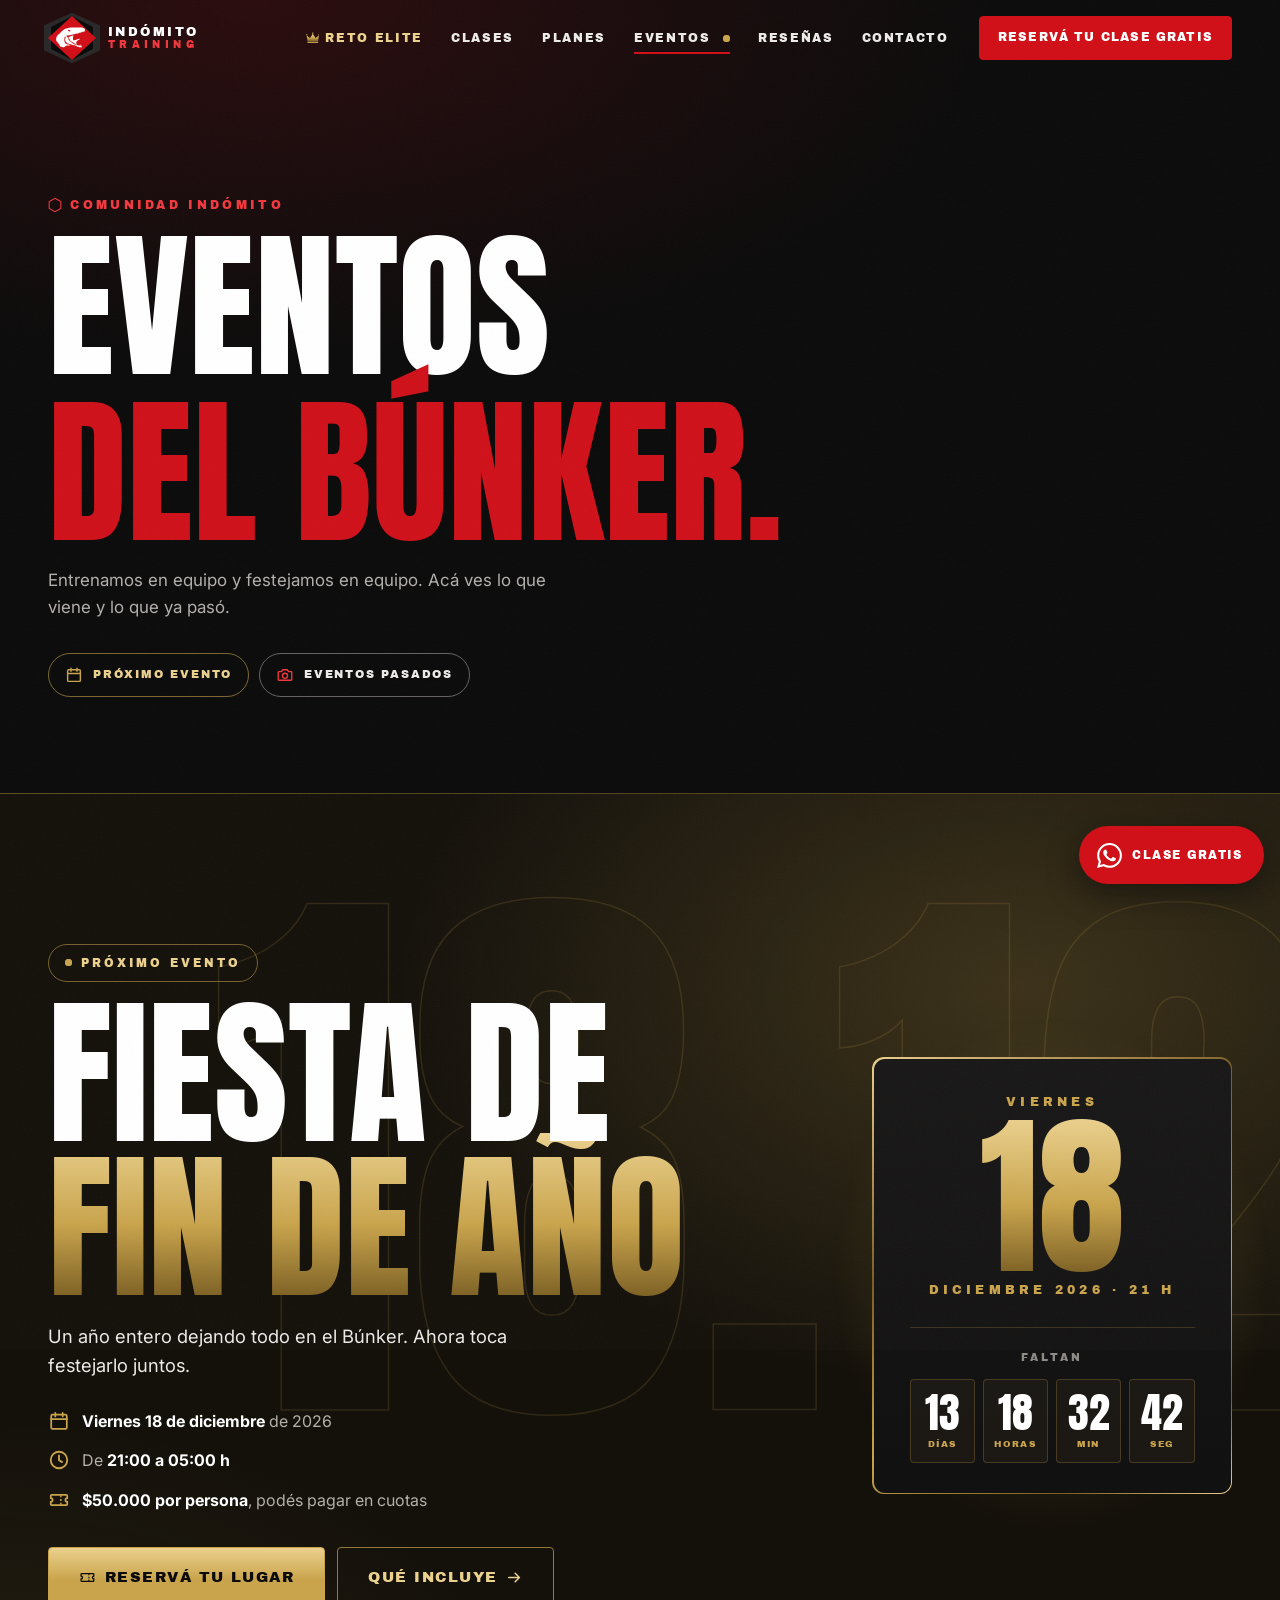
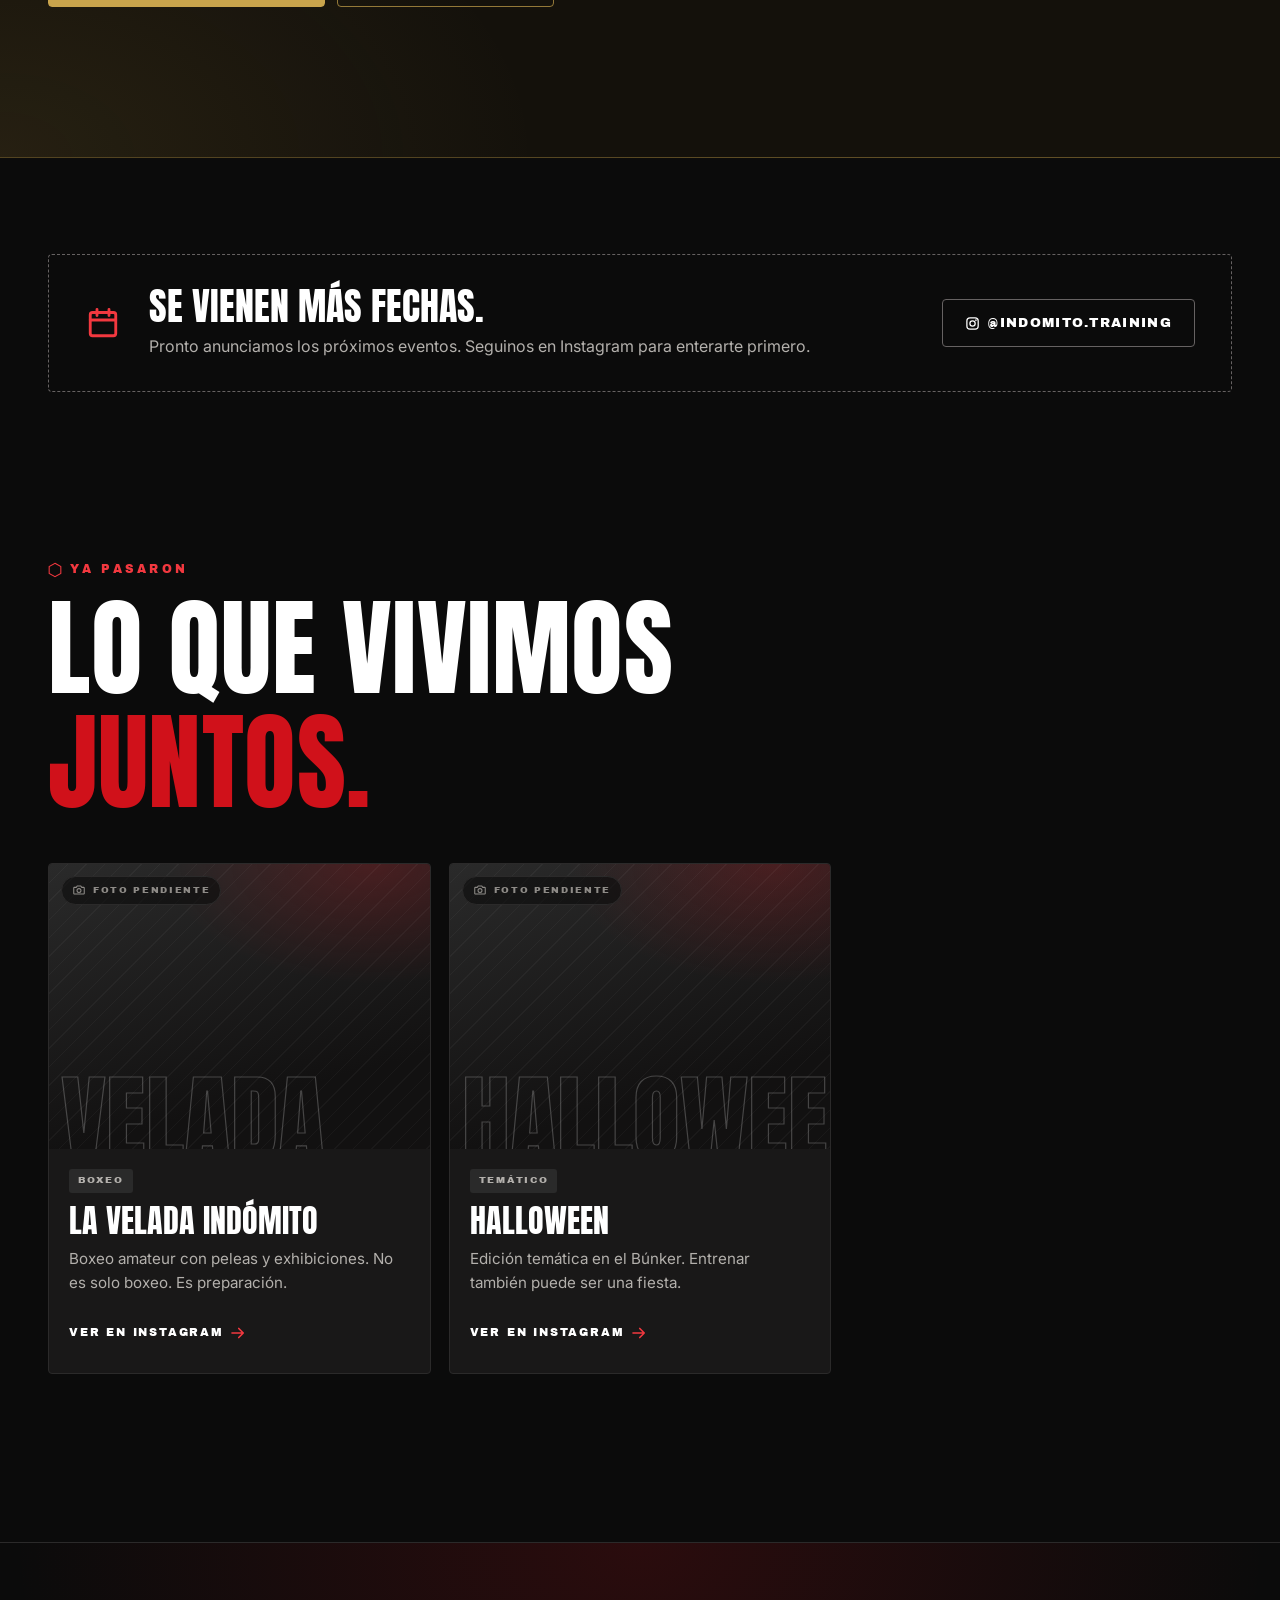
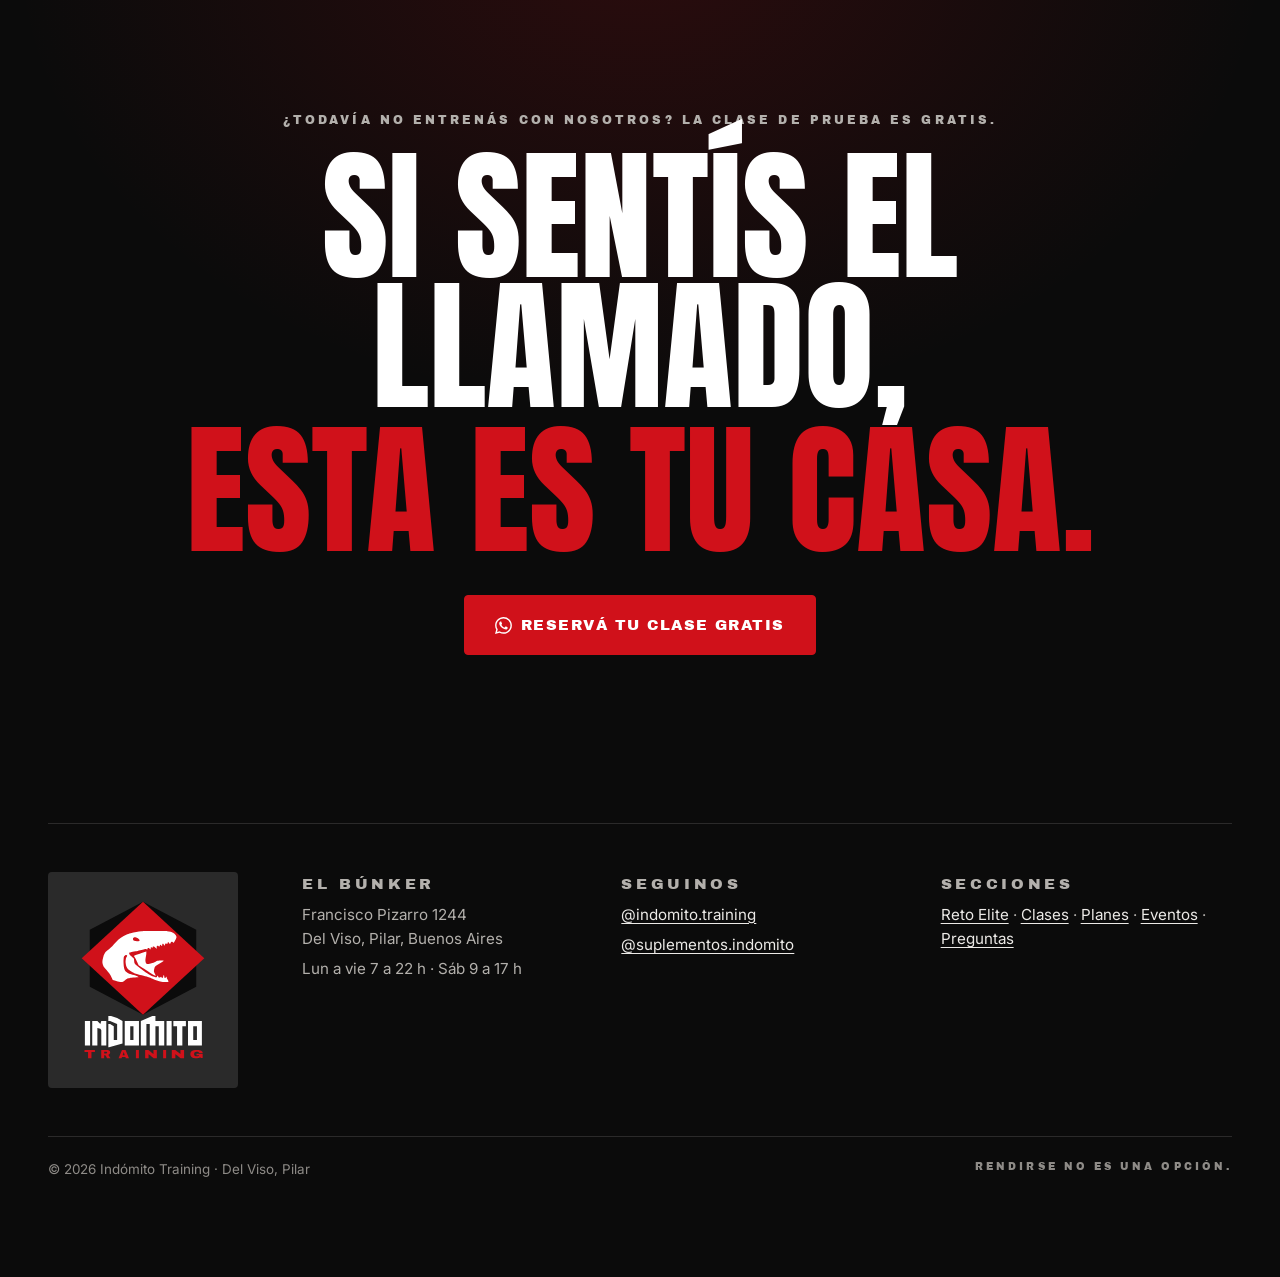
<file: eventos.html>
<!doctype html>
<html lang="es-AR" class="no-js">
<head>
  <meta charset="utf-8">
  <meta name="viewport" content="width=device-width, initial-scale=1, viewport-fit=cover">

  <!-- ===================== SEO ===================== -->
  <title>Eventos | Indómito Training · Gimnasio en Del Viso, Pilar</title>
  <meta name="description" content="Eventos de Indómito Training en Del Viso, Pilar: Fiesta de Fin de Año el viernes 18 de diciembre, La Velada Indómito de boxeo amateur y más. Mirá lo que viene y lo que ya pasó.">
  <meta name="theme-color" content="#0B0B0B">

  <link rel="canonical" href="https://www.indomitotraining.com/eventos">
  <meta property="og:type" content="website">
  <meta property="og:locale" content="es_AR">
  <meta property="og:site_name" content="Indómito Training">
  <meta property="og:title" content="Eventos del Búnker · Indómito Training">
  <meta property="og:description" content="Fiesta de Fin de Año: viernes 18/12. Mirá todos los eventos de Indómito.">
  <meta property="og:url" content="https://www.indomitotraining.com/eventos">
  <meta property="og:image" content="https://www.indomitotraining.com/assets/img/og-indomito.jpg">
  <meta property="og:image:width" content="1200">
  <meta property="og:image:height" content="630">
  <meta name="twitter:card" content="summary_large_image">
  <meta name="twitter:title" content="Eventos del Búnker · Indómito Training">
  <meta name="twitter:description" content="Fiesta de Fin de Año: viernes 18/12. Mirá todos los eventos de Indómito.">
  <meta name="twitter:image" content="https://www.indomitotraining.com/assets/img/og-indomito.jpg">
  <!-- TODO: cuando estén confirmados hora y lugar de la Fiesta, sumar acá un bloque JSON-LD de tipo "Event" para Google. -->

  <!-- Íconos -->
  <link rel="icon" href="favicon.ico" sizes="any">
  <link rel="icon" href="assets/logo/indomito-icono.svg" type="image/svg+xml">
  <link rel="icon" href="favicon-32.png" type="image/png" sizes="32x32">
  <link rel="apple-touch-icon" href="apple-touch-icon.png">

  <!-- Tipografías -->
  <link rel="preconnect" href="https://fonts.googleapis.com">
  <link rel="preconnect" href="https://fonts.gstatic.com" crossorigin>
  <link rel="stylesheet" href="https://fonts.googleapis.com/css2?family=Anton&family=Archivo+Black&family=Inter:wght@400;600;700&display=swap">

  <link rel="stylesheet" href="css/styles.css">

  <script>
    (function (d) {
      var h = d.documentElement;
      h.className = h.className.replace('no-js', 'js');
      if (window.matchMedia && !matchMedia('(prefers-reduced-motion: reduce)').matches) {
        h.classList.add('motion-ok');
        setTimeout(function () { if (!window.__indomitoOK) h.classList.remove('motion-ok'); }, 3000);
      }
    })(document);
  </script>
  <script src="js/main.js" defer></script>
</head>

<body data-precios="si" class="pag-eventos">

  <!-- Íconos reutilizables -->
  <svg class="defs" width="0" height="0" aria-hidden="true" focusable="false">
    <defs>
      <linearGradient id="g-oro" x1="0" y1="0" x2="0" y2="1">
        <stop offset="0" style="stop-color:var(--c-dorado-claro)"/>
        <stop offset=".55" style="stop-color:var(--c-dorado)"/>
        <stop offset="1" style="stop-color:var(--c-dorado-oscuro)"/>
      </linearGradient>
      <symbol id="i-corona" viewBox="0 0 64 50">
        <path d="M7 41 3.4 14.5l15.4 11.7L32 6.5l13.2 19.7 15.4-11.7L57 41Z"/>
        <rect x="7" y="43.5" width="50" height="6" rx="1.2"/>
        <circle cx="3.4" cy="11.6" r="3.2"/><circle cx="32" cy="4" r="3.6"/><circle cx="60.6" cy="11.6" r="3.2"/>
      </symbol>
      <symbol id="i-wa" viewBox="0 0 24 24">
        <path d="M17.47 14.38c-.3-.15-1.76-.87-2.03-.97-.27-.1-.47-.15-.67.15-.2.3-.77.97-.94 1.16-.17.2-.35.22-.64.08-.3-.15-1.26-.47-2.39-1.48-.88-.79-1.48-1.76-1.65-2.06-.17-.3-.02-.46.13-.6.13-.14.3-.35.45-.52.15-.18.2-.3.3-.5.1-.2.05-.37-.03-.52-.07-.15-.67-1.61-.92-2.2-.24-.58-.49-.5-.67-.51h-.57c-.2 0-.52.07-.79.37-.27.3-1.04 1.02-1.04 2.48s1.06 2.88 1.21 3.07c.15.2 2.1 3.2 5.08 4.49.71.31 1.26.49 1.7.63.71.22 1.36.19 1.87.12.57-.09 1.76-.72 2-1.42.25-.69.25-1.29.18-1.41-.08-.13-.28-.2-.57-.35M12.05 21.79h-.01a9.87 9.87 0 0 1-5.03-1.38l-.36-.21-3.74.98 1-3.65-.24-.37a9.86 9.86 0 0 1-1.51-5.26c0-5.45 4.44-9.88 9.89-9.88 2.64 0 5.12 1.03 6.99 2.9a9.83 9.83 0 0 1 2.89 6.99c0 5.45-4.44 9.88-9.88 9.88m8.41-18.3A11.82 11.82 0 0 0 12.05 0C5.5 0 .16 5.34.16 11.89c0 2.1.55 4.14 1.59 5.95L.06 24l6.3-1.65a11.88 11.88 0 0 0 5.68 1.45h.01c6.55 0 11.89-5.34 11.89-11.89 0-3.18-1.24-6.17-3.48-8.41"/>
      </symbol>
      <symbol id="i-ig" viewBox="0 0 24 24">
        <rect x="3" y="3" width="18" height="18" rx="5" fill="none" stroke="currentColor" stroke-width="2"/>
        <circle cx="12" cy="12" r="4.2" fill="none" stroke="currentColor" stroke-width="2"/>
        <circle cx="17.4" cy="6.6" r="1.3"/>
      </symbol>
      <symbol id="i-flecha" viewBox="0 0 24 24">
        <path d="M4 12h15m-6-6 6 6-6 6" fill="none" stroke="currentColor" stroke-width="2.2" stroke-linecap="round" stroke-linejoin="round"/>
      </symbol>
      <symbol id="i-camara" viewBox="0 0 24 24">
        <path d="M4 7.5h3.2L9 5h6l1.8 2.5H20a1 1 0 0 1 1 1V18a1 1 0 0 1-1 1H4a1 1 0 0 1-1-1V8.5a1 1 0 0 1 1-1Z" fill="none" stroke="currentColor" stroke-width="1.8"/>
        <circle cx="12" cy="13" r="3.4" fill="none" stroke="currentColor" stroke-width="1.8"/>
      </symbol>
      <symbol id="i-hex" viewBox="0 0 24 26">
        <path d="M12 1.5 22 7v12l-10 5.5L2 19V7z" fill="none" stroke="currentColor" stroke-width="1.8"/>
      </symbol>
      <symbol id="i-ticket" viewBox="0 0 24 24">
        <path d="M3 7.5a1 1 0 0 1 1-1h16a1 1 0 0 1 1 1V10a2 2 0 0 0 0 4v2.5a1 1 0 0 1-1 1H4a1 1 0 0 1-1-1V14a2 2 0 0 0 0-4Z" fill="none" stroke="currentColor" stroke-width="1.9"/>
        <path d="M14 7v10" fill="none" stroke="currentColor" stroke-width="1.6" stroke-dasharray="2 2"/>
      </symbol>
      <symbol id="i-reloj" viewBox="0 0 24 24">
        <circle cx="12" cy="12" r="9" fill="none" stroke="currentColor" stroke-width="2"/>
        <path d="M12 7v5.2l3.4 2.1" fill="none" stroke="currentColor" stroke-width="2" stroke-linecap="round"/>
      </symbol>
      <symbol id="i-pin" viewBox="0 0 24 24">
        <path d="M12 22s7-6.6 7-12.2A7 7 0 0 0 5 9.8C5 15.4 12 22 12 22Z" fill="none" stroke="currentColor" stroke-width="2"/>
        <circle cx="12" cy="9.8" r="2.6" fill="none" stroke="currentColor" stroke-width="2"/>
      </symbol>
      <symbol id="i-calendario" viewBox="0 0 24 24">
        <rect x="3.5" y="5" width="17" height="15.5" rx="1.5" fill="none" stroke="currentColor" stroke-width="1.9"/>
        <path d="M3.5 10h17M8 3v4M16 3v4" fill="none" stroke="currentColor" stroke-width="1.9" stroke-linecap="round"/>
      </symbol>
    </defs>
  </svg>

  <a class="skip" href="#main">Saltar al contenido</a>

  <!-- ===================== HEADER (igual que en la home) ===================== -->
  <div class="hdr-sentinel" aria-hidden="true"></div>
  <header class="hdr" id="hdr">
    <div class="hdr__in">
      <a class="hdr__logo" href="index.html" aria-label="Indómito Training, ir a la página principal">
        <span class="hdr__icon"><img src="assets/logo/indomito-icono.svg" width="48" height="44" alt=""></span>
        <span class="hdr__name" aria-hidden="true">Indómito <span>Training</span></span>
      </a>

      <nav class="nav" id="menu" aria-label="Principal">
        <ul class="nav__list">
          <li><a class="nav__link nav__link--reto" href="reto.html"><svg class="ico ico--oro" aria-hidden="true"><use href="#i-corona"/></svg>Reto Elite</a></li>
          <li><a class="nav__link" href="index.html#clases">Clases</a></li>
          <li><a class="nav__link" href="index.html#planes">Planes</a></li>
          <li><a class="nav__link nav__link--eventos" href="eventos.html" aria-current="page">Eventos<i class="punto" aria-hidden="true"></i></a></li>
          <li><a class="nav__link" href="index.html#resenas">Reseñas</a></li>
          <li><a class="nav__link" href="index.html#contacto">Contacto</a></li>
        </ul>
        <a class="btn btn--rojo nav__cta js-wa" href="https://wa.me/5491149702957?text=Hola!%20Quiero%20reservar%20mi%20clase%20de%20prueba%20gratis%20en%20Ind%C3%B3mito%20%F0%9F%92%AA" target="_blank" rel="noopener">Reservá tu clase gratis</a>
      </nav>

      <a class="btn btn--rojo btn--sm hdr__cta js-wa" href="https://wa.me/5491149702957?text=Hola!%20Quiero%20reservar%20mi%20clase%20de%20prueba%20gratis%20en%20Ind%C3%B3mito%20%F0%9F%92%AA" target="_blank" rel="noopener">Clase gratis</a>

      <button class="hdr__burger" type="button" aria-expanded="false" aria-controls="menu">
        <span class="sr-only">Abrir menú</span>
        <span class="burger" aria-hidden="true"><i></i><i></i></span>
      </button>
    </div>
    <div class="hdr__progress" aria-hidden="true"></div>
  </header>

  <main id="main" tabindex="-1">

    <!-- ===================== PORTADA DE EVENTOS ===================== -->
    <section class="evh" aria-labelledby="evh-t">
      <div class="wrap">
        <p class="eyebrow rv"><svg class="ico" aria-hidden="true"><use href="#i-hex"/></svg>Comunidad Indómito</p>
        <h1 class="evh__t rv" id="evh-t">Eventos <em>del Búnker.</em></h1>
        <p class="bajada rv">Entrenamos en equipo y festejamos en equipo. Acá ves lo que viene y lo que ya pasó.</p>
        <ul class="evh__saltos rv">
          <li data-hasta="2026-12-18"><a href="#proximo"><svg aria-hidden="true"><use href="#i-calendario"/></svg>Próximo evento</a></li>
          <li><a href="#pasados"><svg aria-hidden="true"><use href="#i-camara"/></svg>Eventos pasados</a></li>
        </ul>
      </div>
    </section>

    <!-- ===================== PRÓXIMO EVENTO: FIESTA DE FIN DE AÑO =====================
         Único lugar de la web general donde va el dorado (Manual de Marca: eventos especiales).
         data-hasta="2026-12-18": después de esa fecha este bloque se oculta solo.
         Toda la info (qué incluye y cómo pagar) está en fiesta.html. -->
    <section class="fiesta lz" id="proximo" aria-labelledby="fiesta-t" data-hasta="2026-12-18">
      <div class="fiesta__bg" aria-hidden="true">
        <span class="fiesta__num" data-par="0.14">18.12</span>
        <div class="confeti">
          <span style="--x:4%;--w:6px;--h:12px;--d:9s;--t:-1s;--dx:30px;--r:540deg"></span>
          <span style="--x:11%;--w:4px;--h:9px;--d:12s;--t:-6s;--dx:-20px;--r:-420deg"></span>
          <span style="--x:18%;--w:7px;--h:7px;--d:10s;--t:-3s;--dx:40px;--r:360deg"></span>
          <span style="--x:26%;--w:5px;--h:11px;--d:13s;--t:-9s;--dx:-35px;--r:600deg"></span>
          <span style="--x:33%;--w:4px;--h:8px;--d:11s;--t:-2s;--dx:25px;--r:-540deg"></span>
          <span style="--x:41%;--w:6px;--h:10px;--d:14s;--t:-11s;--dx:-15px;--r:480deg"></span>
          <span style="--x:49%;--w:5px;--h:5px;--d:9.5s;--t:-5s;--dx:20px;--r:-360deg"></span>
          <span style="--x:57%;--w:7px;--h:12px;--d:12.5s;--t:-8s;--dx:-30px;--r:720deg"></span>
          <span style="--x:64%;--w:4px;--h:9px;--d:10.5s;--t:-4s;--dx:35px;--r:-480deg"></span>
          <span style="--x:71%;--w:6px;--h:6px;--d:13.5s;--t:-10s;--dx:-25px;--r:420deg"></span>
          <span style="--x:78%;--w:5px;--h:11px;--d:11.5s;--t:-7s;--dx:15px;--r:-600deg"></span>
          <span style="--x:85%;--w:7px;--h:8px;--d:9s;--t:-.5s;--dx:-40px;--r:540deg"></span>
          <span style="--x:92%;--w:4px;--h:10px;--d:14.5s;--t:-12s;--dx:20px;--r:-420deg"></span>
          <span style="--x:8%;--w:5px;--h:7px;--d:15s;--t:-13s;--dx:-10px;--r:360deg"></span>
          <span style="--x:37%;--w:6px;--h:12px;--d:16s;--t:-14s;--dx:30px;--r:-720deg"></span>
          <span style="--x:68%;--w:5px;--h:9px;--d:10s;--t:-6.5s;--dx:-20px;--r:480deg"></span>
        </div>
      </div>

      <div class="wrap fiesta__grid">
        <div class="fiesta__copy">
          <p class="fiesta__label rv"><i class="punto" aria-hidden="true"></i>Próximo evento</p>
          <h2 class="fiesta__t rv" id="fiesta-t">Fiesta de <span>Fin de Año</span></h2>
          <p class="fiesta__lead rv">Un año entero dejando todo en el Búnker. Ahora toca festejarlo juntos.</p>
          <ul class="fiesta__info rv">
            <li><svg aria-hidden="true"><use href="#i-calendario"/></svg><span><b>Viernes 18 de diciembre</b> de 2026</span></li>
            <li><svg aria-hidden="true"><use href="#i-reloj"/></svg><span>De <b>21:00 a 05:00 h</b></span></li>
            <li class="precio"><svg aria-hidden="true"><use href="#i-ticket"/></svg><span><b>$50.000 por persona</b>, podés pagar en cuotas</span></li>
          </ul>
          <div class="fiesta__ctas rv">
            <a class="btn btn--oro btn--xl" href="fiesta.html#reservar">
              <svg class="ico" aria-hidden="true"><use href="#i-ticket"/></svg>Reservá tu lugar
            </a>
            <a class="btn btn--oro-linea btn--xl" href="fiesta.html">
              Qué incluye<svg class="ico" aria-hidden="true"><use href="#i-flecha"/></svg>
            </a>
          </div>
        </div>

        <!-- La "entrada" de la fiesta, con la cuenta regresiva (la mueve main.js; sin JS se ve solo la fecha) -->
        <aside class="entrada rv" aria-label="Fecha de la Fiesta de Fin de Año">
          <div class="entrada__in">
            <p class="entrada__dia">Viernes</p>
            <p class="entrada__num">18</p>
            <p class="entrada__mes">Diciembre 2026 · 21 h</p>
            <div class="cuenta" data-cuenta="2026-12-18T21:00" aria-live="off">
              <p class="cuenta__t">Faltan</p>
              <div class="cuenta__grid">
                <div><span class="cuenta__n" data-u="d">--</span><span class="cuenta__u">días</span></div>
                <div><span class="cuenta__n" data-u="h">--</span><span class="cuenta__u">horas</span></div>
                <div><span class="cuenta__n" data-u="m">--</span><span class="cuenta__u">min</span></div>
                <div><span class="cuenta__n" data-u="s">--</span><span class="cuenta__u">seg</span></div>
              </div>
              <p class="cuenta__hoy">¡Es hoy! Nos vemos.</p>
            </div>
          </div>
        </aside>
      </div>
    </section>

    <!-- ===================== PRÓXIMAMENTE ===================== -->
    <section class="proximamente" aria-labelledby="prox-t">
      <div class="wrap">
        <div class="prox rv">
          <svg class="prox__ico" aria-hidden="true"><use href="#i-calendario"/></svg>
          <div>
            <h2 class="prox__t" id="prox-t">Se vienen más fechas.</h2>
            <p>Pronto anunciamos los próximos eventos. Seguinos en Instagram para enterarte primero.</p>
          </div>
          <a class="btn btn--linea" href="https://www.instagram.com/indomito.training/" target="_blank" rel="noopener"><svg class="ico" aria-hidden="true"><use href="#i-ig"/></svg>@indomito.training</a>
        </div>
      </div>
    </section>

    <!-- ===================== EVENTOS PASADOS =====================
         Para sumar uno: copiá un <article class="evp"> completo y cambiá los textos.
         Fotos: guardalas en assets/img/ (WebP, 800 x 600 px) y reemplazá el bloque <div class="ph"> por la línea <img> del comentario. -->
    <section class="pasados" id="pasados" aria-labelledby="pasados-t">
      <div class="wrap">
        <p class="eyebrow rv"><svg class="ico" aria-hidden="true"><use href="#i-hex"/></svg>Ya pasaron</p>
        <h2 class="titulo rv" id="pasados-t">Lo que vivimos <em>juntos.</em></h2>

        <div class="pasados__grid" data-stagger>
          <!-- La Fiesta aparece acá sola a partir del 19/12/2026 (data-desde). -->
          <article class="evp rv" data-desde="2026-12-19" hidden>
            <div class="evp__in">
              <!-- TODO: foto. <img class="evp__img" src="assets/img/evento-fiesta-2026.webp" width="800" height="600" loading="lazy" alt="Fiesta de Fin de Año 2026 de Indómito Training"> -->
              <div class="ph" aria-hidden="true"><span class="ph__word">Fiesta</span><span class="ph__tag"><svg><use href="#i-camara"/></svg>Foto pendiente</span></div>
              <div class="evp__body">
                <span class="evp__tag">Diciembre 2026</span>
                <h3 class="evp__t">Fiesta de Fin de Año</h3>
                <p>Cerramos el año en equipo.</p>
              </div>
            </div>
          </article>

          <!-- TODO: fecha de La Velada y fotos. -->
          <article class="evp rv">
            <div class="evp__in">
              <!-- TODO: foto. <img class="evp__img" src="assets/img/evento-velada.webp" width="800" height="600" loading="lazy" alt="La Velada Indómito, boxeo amateur en Del Viso"> -->
              <div class="ph" aria-hidden="true"><span class="ph__word">Velada</span><span class="ph__tag"><svg><use href="#i-camara"/></svg>Foto pendiente</span></div>
              <div class="evp__body">
                <span class="evp__tag">Boxeo</span>
                <h3 class="evp__t">La Velada Indómito</h3>
                <p>Boxeo amateur con peleas y exhibiciones. No es solo boxeo. Es preparación.</p>
                <a class="evp__link" href="https://www.instagram.com/indomito.training/" target="_blank" rel="noopener">Ver en Instagram<svg aria-hidden="true"><use href="#i-flecha"/></svg></a>
              </div>
            </div>
          </article>

          <!-- TODO: fecha, descripción y fotos de Halloween. -->
          <article class="evp rv">
            <div class="evp__in">
              <!-- TODO: foto. <img class="evp__img" src="assets/img/evento-halloween.webp" width="800" height="600" loading="lazy" alt="Halloween en Indómito Training"> -->
              <div class="ph" aria-hidden="true"><span class="ph__word">Halloween</span><span class="ph__tag"><svg><use href="#i-camara"/></svg>Foto pendiente</span></div>
              <div class="evp__body">
                <span class="evp__tag">Temático</span>
                <h3 class="evp__t">Halloween</h3>
                <p>Edición temática en el Búnker. Entrenar también puede ser una fiesta.</p>
                <a class="evp__link" href="https://www.instagram.com/indomito.training/" target="_blank" rel="noopener">Ver en Instagram<svg aria-hidden="true"><use href="#i-flecha"/></svg></a>
              </div>
            </div>
          </article>
        </div>
      </div>
    </section>
  </main>

  <!-- ===================== FOOTER (igual que en la home) ===================== -->
  <footer class="pie lz" aria-labelledby="pie-t">
    <div class="wrap pie__cierre">
      <p class="pie__frase-chica rv">¿Todavía no entrenás con nosotros? La clase de prueba es gratis.</p>
      <h2 class="pie__frase rv" id="pie-t">Si sentís el llamado, <em>esta es tu casa.</em></h2>
      <a class="btn btn--rojo btn--xl rv js-wa" href="https://wa.me/5491149702957?text=Hola!%20Quiero%20reservar%20mi%20clase%20de%20prueba%20gratis%20en%20Ind%C3%B3mito%20%F0%9F%92%AA" target="_blank" rel="noopener"><svg class="ico" aria-hidden="true"><use href="#i-wa"/></svg>Reservá tu clase gratis</a>
    </div>

    <div class="wrap pie__base">
      <div class="pie__logo">
        <img src="assets/logo/indomito-logo.svg" width="150" height="189" alt="Indómito Training" loading="lazy">
      </div>
      <div class="pie__cols">
        <div>
          <p class="pie__h">El Búnker</p>
          <p>Francisco Pizarro 1244<br>Del Viso, Pilar, Buenos Aires</p>
          <p>Lun a vie 7 a 22 h · Sáb 9 a 17 h</p>
        </div>
        <div>
          <p class="pie__h">Seguinos</p>
          <p><a href="https://www.instagram.com/indomito.training/" target="_blank" rel="noopener">@indomito.training</a></p>
          <p><a href="https://www.instagram.com/suplementos.indomito/" target="_blank" rel="noopener">@suplementos.indomito</a></p>
        </div>
        <div>
          <p class="pie__h">Secciones</p>
          <p><a href="reto.html">Reto Elite</a> · <a href="index.html#clases">Clases</a> · <a href="index.html#planes">Planes</a> · <a href="eventos.html">Eventos</a> · <a href="index.html#faq">Preguntas</a></p>
        </div>
      </div>
    </div>
    <div class="wrap pie__legal">
      <p>© <span data-year>2026</span> Indómito Training · Del Viso, Pilar</p>
      <p class="pie__lema">Rendirse no es una opción.</p>
    </div>
  </footer>

  <!-- Botón flotante de WhatsApp -->
  <a class="wa-float js-wa" href="https://wa.me/5491149702957?text=Hola!%20Quiero%20reservar%20mi%20clase%20de%20prueba%20gratis%20en%20Ind%C3%B3mito%20%F0%9F%92%AA" target="_blank" rel="noopener" aria-label="Reservá tu clase gratis por WhatsApp">
    <svg aria-hidden="true"><use href="#i-wa"/></svg>
    <span class="wa-float__txt" aria-hidden="true">Clase gratis</span>
  </a>
</body>
</html>
</file>
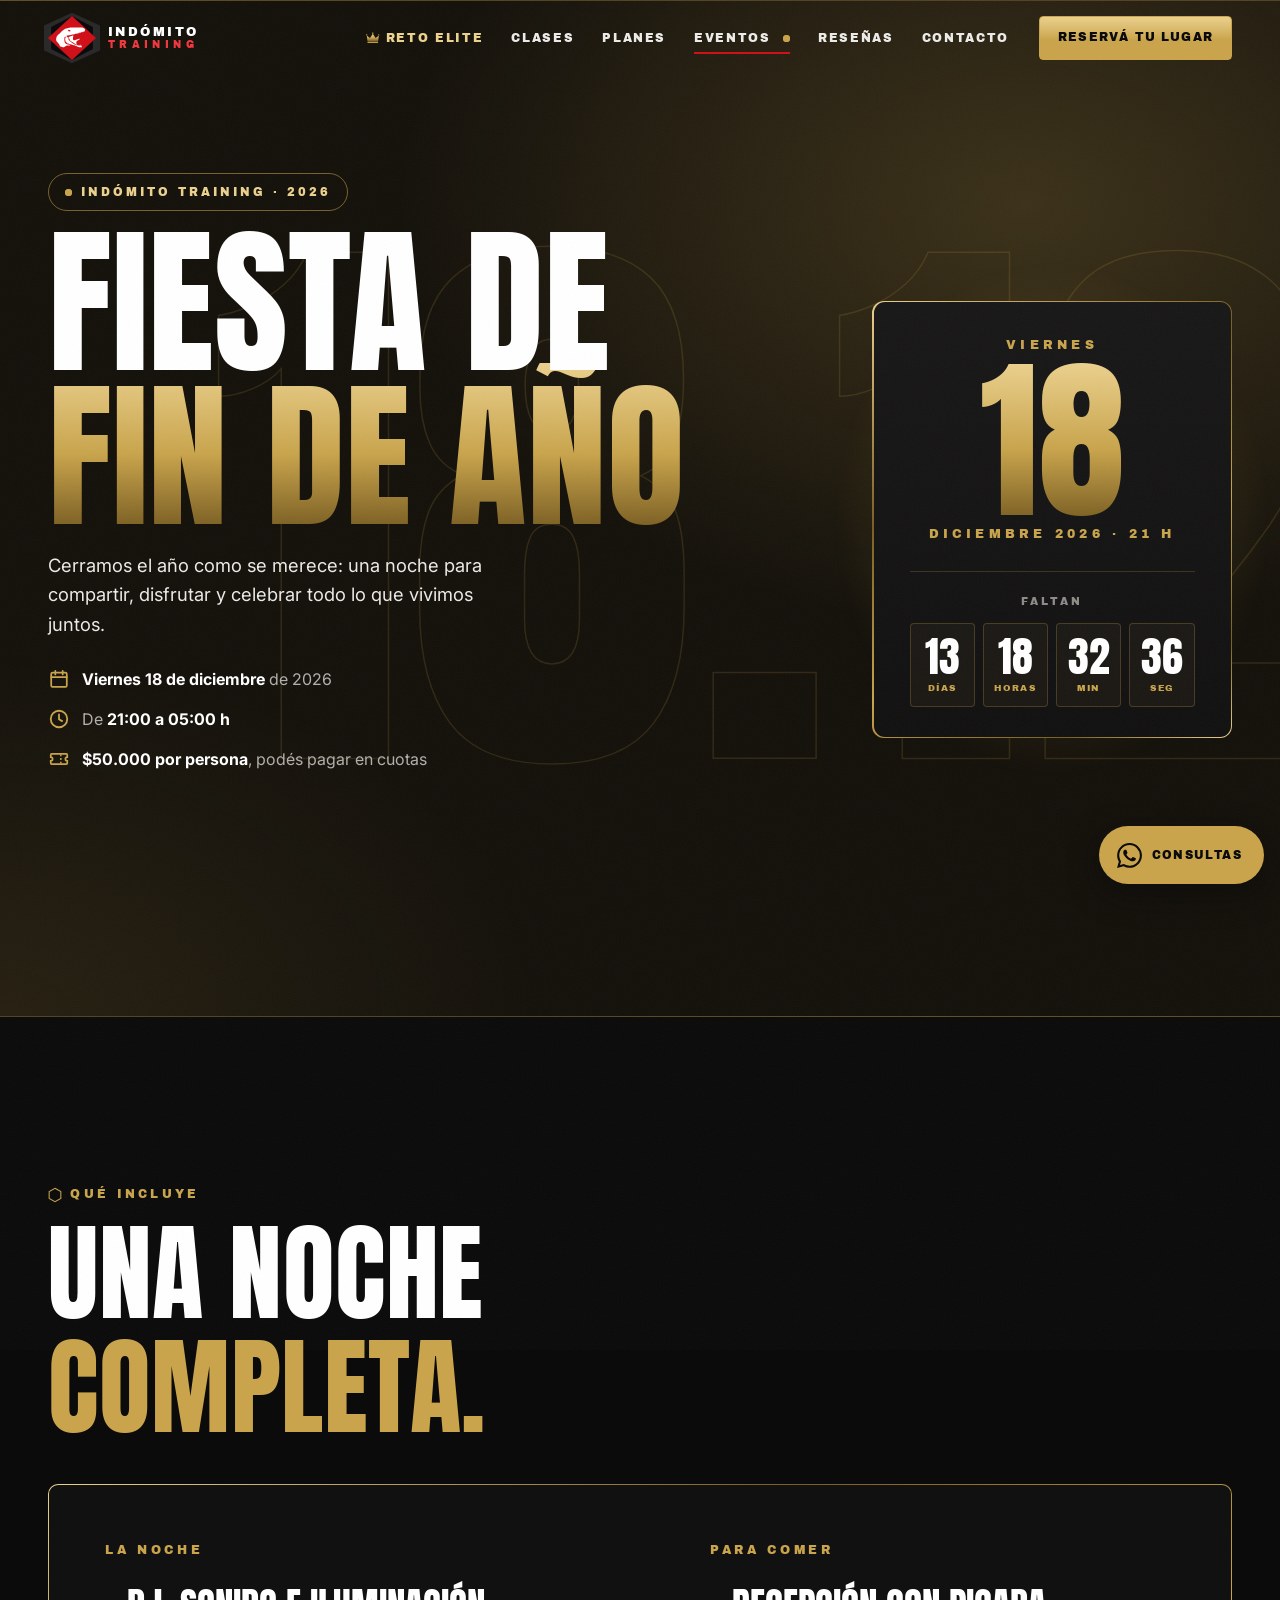
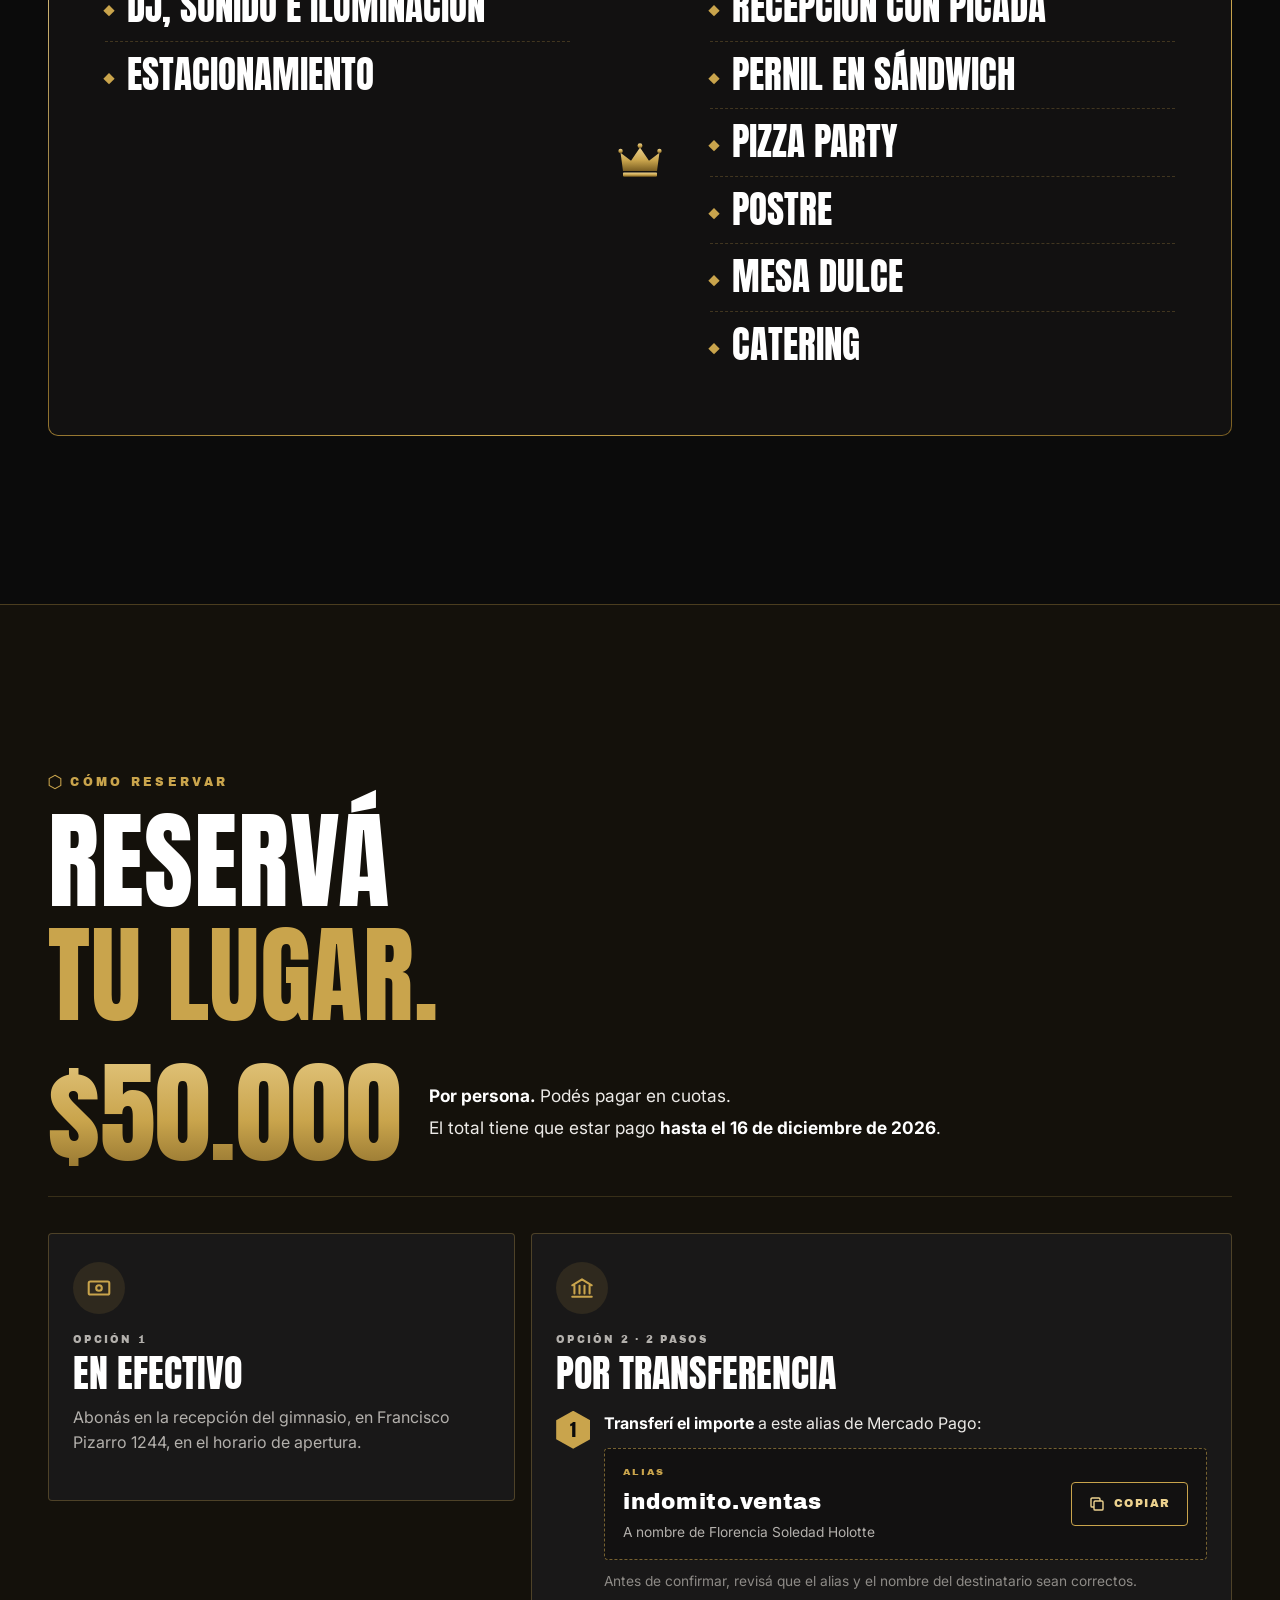
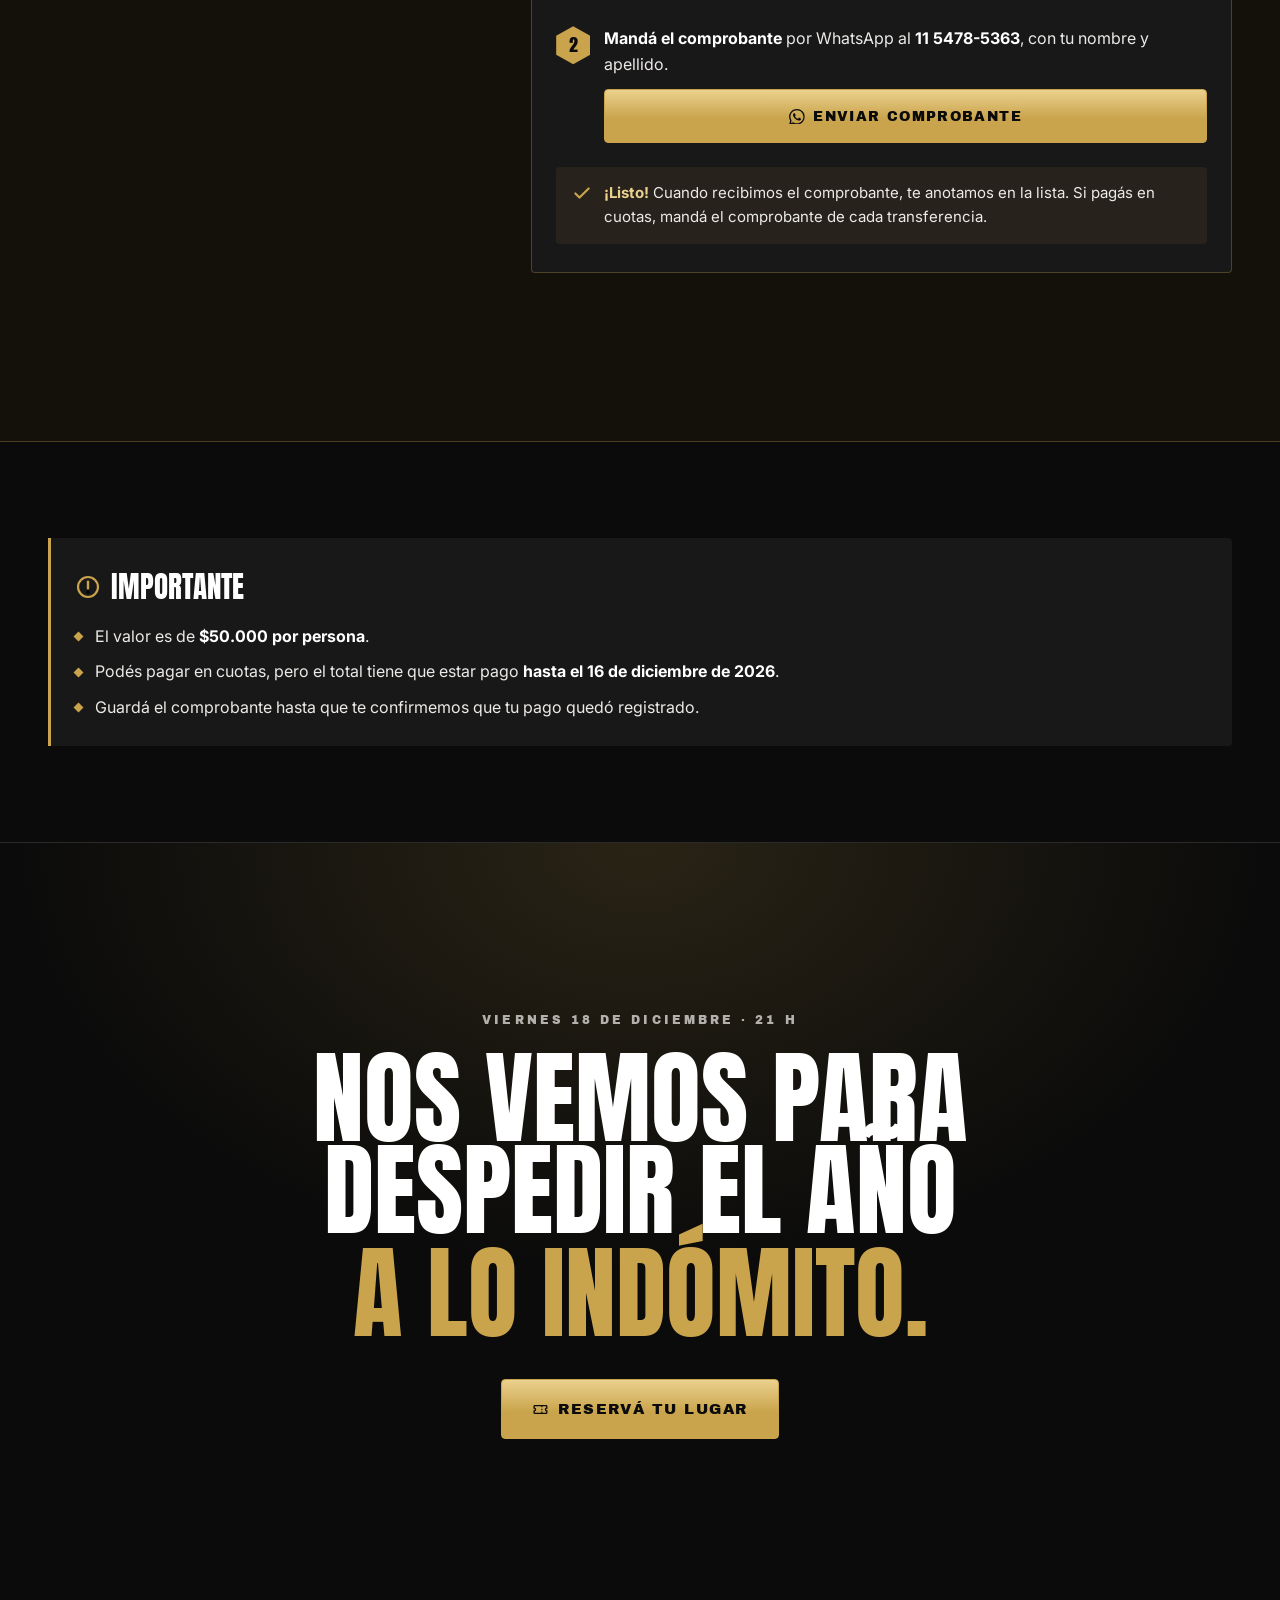
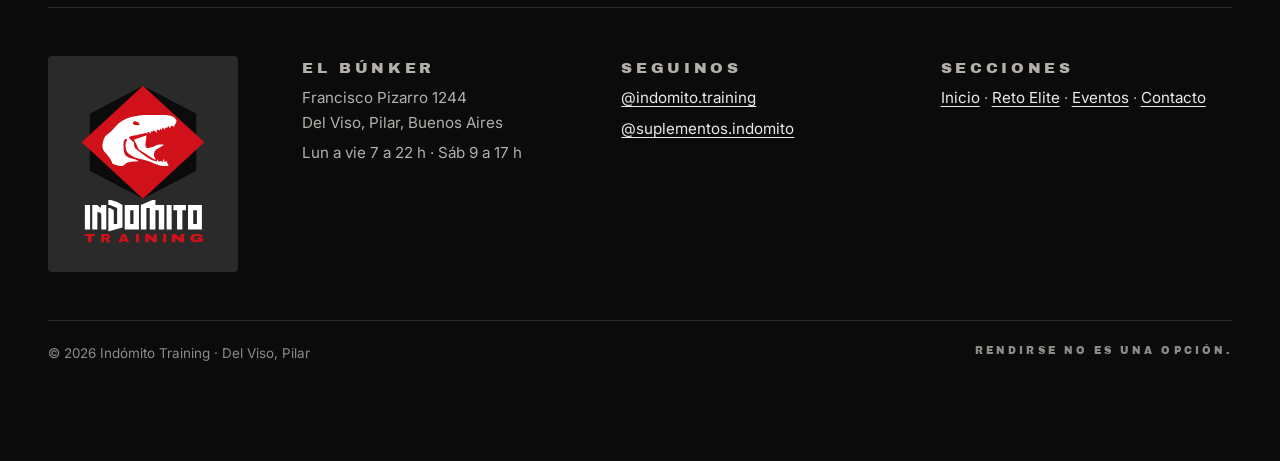
<file: fiesta.html>
<!doctype html>
<html lang="es-AR" class="no-js">
<head>
  <meta charset="utf-8">
  <meta name="viewport" content="width=device-width, initial-scale=1, viewport-fit=cover">

  <!-- ===================== SEO ===================== -->
  <title>Fiesta de Fin de Año 2026 | Indómito Training</title>
  <meta name="description" content="Fiesta de Fin de Año de Indómito Training: viernes 18 de diciembre de 2026, de 21 a 05 h. DJ, picada, pernil, pizza party, mesa dulce y más. $50.000 por persona, en cuotas.">
  <meta name="theme-color" content="#0B0B0B">

  <link rel="canonical" href="https://www.indomitotraining.com/fiesta">
  <meta property="og:type" content="website">
  <meta property="og:locale" content="es_AR">
  <meta property="og:site_name" content="Indómito Training">
  <meta property="og:title" content="Fiesta de Fin de Año · Indómito Training">
  <meta property="og:description" content="Viernes 18/12, de 21 a 05 h. Reservá tu lugar: $50.000 por persona, en cuotas.">
  <meta property="og:url" content="https://www.indomitotraining.com/fiesta">
  <meta property="og:image" content="https://www.indomitotraining.com/assets/img/og-fiesta.jpg">
  <meta property="og:image:width" content="1200">
  <meta property="og:image:height" content="630">
  <meta property="og:image:alt" content="Flyer de la Fiesta de Fin de Año de Indómito Training: viernes 18 de diciembre, de 21 a 5 h">
  <meta name="twitter:card" content="summary_large_image">
  <meta name="twitter:title" content="Fiesta de Fin de Año · Indómito Training">
  <meta name="twitter:description" content="Viernes 18/12, de 21 a 05 h. Reservá tu lugar: $50.000 por persona, en cuotas.">
  <meta name="twitter:image" content="https://www.indomitotraining.com/assets/img/og-fiesta.jpg">
  <!-- TODO: cuando esté confirmado el lugar, sumar un bloque JSON-LD de tipo "Event" para Google. -->

  <!-- Íconos -->
  <link rel="icon" href="favicon.ico" sizes="any">
  <link rel="icon" href="assets/logo/indomito-icono.svg" type="image/svg+xml">
  <link rel="icon" href="favicon-32.png" type="image/png" sizes="32x32">
  <link rel="apple-touch-icon" href="apple-touch-icon.png">

  <!-- Tipografías -->
  <link rel="preconnect" href="https://fonts.googleapis.com">
  <link rel="preconnect" href="https://fonts.gstatic.com" crossorigin>
  <link rel="stylesheet" href="https://fonts.googleapis.com/css2?family=Anton&family=Archivo+Black&family=Inter:wght@400;600;700&display=swap">

  <link rel="stylesheet" href="css/styles.css">

  <script>
    (function (d) {
      var h = d.documentElement;
      h.className = h.className.replace('no-js', 'js');
      if (window.matchMedia && !matchMedia('(prefers-reduced-motion: reduce)').matches) {
        h.classList.add('motion-ok');
        setTimeout(function () { if (!window.__indomitoOK) h.classList.remove('motion-ok'); }, 3000);
      }
    })(document);
  </script>
  <script src="js/main.js" defer></script>
</head>

<!-- FIESTA DE FIN DE AÑO 2026 · página propia para compartir el link (info de Notion).
     Dorado permitido: es un evento especial (Manual de Marca).
     PRECIOS: para ocultarlos, cambiá data-precios="si" por "no". -->
<body data-precios="si" class="pag-fiesta">

  <!-- Íconos reutilizables -->
  <svg class="defs" width="0" height="0" aria-hidden="true" focusable="false">
    <defs>
      <linearGradient id="g-oro" x1="0" y1="0" x2="0" y2="1">
        <stop offset="0" style="stop-color:var(--c-dorado-claro)"/>
        <stop offset=".55" style="stop-color:var(--c-dorado)"/>
        <stop offset="1" style="stop-color:var(--c-dorado-oscuro)"/>
      </linearGradient>
      <symbol id="i-corona" viewBox="0 0 64 50">
        <path d="M7 41 3.4 14.5l15.4 11.7L32 6.5l13.2 19.7 15.4-11.7L57 41Z"/>
        <rect x="7" y="43.5" width="50" height="6" rx="1.2"/>
        <circle cx="3.4" cy="11.6" r="3.2"/><circle cx="32" cy="4" r="3.6"/><circle cx="60.6" cy="11.6" r="3.2"/>
      </symbol>
      <symbol id="i-wa" viewBox="0 0 24 24">
        <path d="M17.47 14.38c-.3-.15-1.76-.87-2.03-.97-.27-.1-.47-.15-.67.15-.2.3-.77.97-.94 1.16-.17.2-.35.22-.64.08-.3-.15-1.26-.47-2.39-1.48-.88-.79-1.48-1.76-1.65-2.06-.17-.3-.02-.46.13-.6.13-.14.3-.35.45-.52.15-.18.2-.3.3-.5.1-.2.05-.37-.03-.52-.07-.15-.67-1.61-.92-2.2-.24-.58-.49-.5-.67-.51h-.57c-.2 0-.52.07-.79.37-.27.3-1.04 1.02-1.04 2.48s1.06 2.88 1.21 3.07c.15.2 2.1 3.2 5.08 4.49.71.31 1.26.49 1.7.63.71.22 1.36.19 1.87.12.57-.09 1.76-.72 2-1.42.25-.69.25-1.29.18-1.41-.08-.13-.28-.2-.57-.35M12.05 21.79h-.01a9.87 9.87 0 0 1-5.03-1.38l-.36-.21-3.74.98 1-3.65-.24-.37a9.86 9.86 0 0 1-1.51-5.26c0-5.45 4.44-9.88 9.89-9.88 2.64 0 5.12 1.03 6.99 2.9a9.83 9.83 0 0 1 2.89 6.99c0 5.45-4.44 9.88-9.88 9.88m8.41-18.3A11.82 11.82 0 0 0 12.05 0C5.5 0 .16 5.34.16 11.89c0 2.1.55 4.14 1.59 5.95L.06 24l6.3-1.65a11.88 11.88 0 0 0 5.68 1.45h.01c6.55 0 11.89-5.34 11.89-11.89 0-3.18-1.24-6.17-3.48-8.41"/>
      </symbol>
      <symbol id="i-ig" viewBox="0 0 24 24">
        <rect x="3" y="3" width="18" height="18" rx="5" fill="none" stroke="currentColor" stroke-width="2"/>
        <circle cx="12" cy="12" r="4.2" fill="none" stroke="currentColor" stroke-width="2"/>
        <circle cx="17.4" cy="6.6" r="1.3"/>
      </symbol>
      <symbol id="i-check" viewBox="0 0 24 24">
        <path d="M4 12.5l5 5L20 6.5" fill="none" stroke="currentColor" stroke-width="2.6" stroke-linecap="round" stroke-linejoin="round"/>
      </symbol>
      <symbol id="i-flecha" viewBox="0 0 24 24">
        <path d="M4 12h15m-6-6 6 6-6 6" fill="none" stroke="currentColor" stroke-width="2.2" stroke-linecap="round" stroke-linejoin="round"/>
      </symbol>
      <symbol id="i-hex" viewBox="0 0 24 26">
        <path d="M12 1.5 22 7v12l-10 5.5L2 19V7z" fill="none" stroke="currentColor" stroke-width="1.8"/>
      </symbol>
      <symbol id="i-calendario" viewBox="0 0 24 24">
        <rect x="3.5" y="5" width="17" height="15.5" rx="1.5" fill="none" stroke="currentColor" stroke-width="1.9"/>
        <path d="M3.5 10h17M8 3v4M16 3v4" fill="none" stroke="currentColor" stroke-width="1.9" stroke-linecap="round"/>
      </symbol>
      <symbol id="i-reloj" viewBox="0 0 24 24">
        <circle cx="12" cy="12" r="9" fill="none" stroke="currentColor" stroke-width="2"/>
        <path d="M12 7v5.2l3.4 2.1" fill="none" stroke="currentColor" stroke-width="2" stroke-linecap="round"/>
      </symbol>
      <symbol id="i-ticket" viewBox="0 0 24 24">
        <path d="M3 7.5a1 1 0 0 1 1-1h16a1 1 0 0 1 1 1V10a2 2 0 0 0 0 4v2.5a1 1 0 0 1-1 1H4a1 1 0 0 1-1-1V14a2 2 0 0 0 0-4Z" fill="none" stroke="currentColor" stroke-width="1.9"/>
        <path d="M14 7v10" fill="none" stroke="currentColor" stroke-width="1.6" stroke-dasharray="2 2"/>
      </symbol>
      <symbol id="i-billete" viewBox="0 0 24 24">
        <rect x="2.5" y="6" width="19" height="12" rx="1.5" fill="none" stroke="currentColor" stroke-width="1.9"/>
        <circle cx="12" cy="12" r="2.6" fill="none" stroke="currentColor" stroke-width="1.9"/>
      </symbol>
      <symbol id="i-banco" viewBox="0 0 24 24">
        <path d="M3 9.5 12 4l9 5.5M5 10v7m4.7-7v7m4.6-7v7M19 10v7M3 20h18" fill="none" stroke="currentColor" stroke-width="1.9" stroke-linecap="round" stroke-linejoin="round"/>
      </symbol>
      <symbol id="i-copiar" viewBox="0 0 24 24">
        <rect x="8" y="8" width="12" height="12" rx="1.5" fill="none" stroke="currentColor" stroke-width="1.9"/>
        <path d="M16 8V5.5A1.5 1.5 0 0 0 14.5 4h-9A1.5 1.5 0 0 0 4 5.5v9A1.5 1.5 0 0 0 5.5 16H8" fill="none" stroke="currentColor" stroke-width="1.9"/>
      </symbol>
      <symbol id="i-alerta" viewBox="0 0 24 24">
        <circle cx="12" cy="12" r="9.2" fill="none" stroke="currentColor" stroke-width="2"/>
        <path d="M12 7v6.2" fill="none" stroke="currentColor" stroke-width="2.2" stroke-linecap="round"/>
        <circle cx="12" cy="16.8" r="1.3"/>
      </symbol>
    </defs>
  </svg>

  <a class="skip" href="#main">Saltar al contenido</a>

  <!-- ===================== HEADER ===================== -->
  <div class="hdr-sentinel" aria-hidden="true"></div>
  <header class="hdr" id="hdr">
    <div class="hdr__in">
      <a class="hdr__logo" href="index.html" aria-label="Indómito Training, ir a la página principal">
        <span class="hdr__icon"><img src="assets/logo/indomito-icono.svg" width="48" height="44" alt=""></span>
        <span class="hdr__name" aria-hidden="true">Indómito <span>Training</span></span>
      </a>

      <nav class="nav" id="menu" aria-label="Principal">
        <ul class="nav__list">
          <li><a class="nav__link nav__link--reto" href="reto.html"><svg class="ico ico--oro" aria-hidden="true"><use href="#i-corona"/></svg>Reto Elite</a></li>
          <li><a class="nav__link" href="index.html#clases">Clases</a></li>
          <li><a class="nav__link" href="index.html#planes">Planes</a></li>
          <li><a class="nav__link nav__link--eventos" href="eventos.html" aria-current="page">Eventos<i class="punto" aria-hidden="true"></i></a></li>
          <li><a class="nav__link" href="index.html#resenas">Reseñas</a></li>
          <li><a class="nav__link" href="index.html#contacto">Contacto</a></li>
        </ul>
        <a class="btn btn--oro nav__cta" href="#reservar">Reservá tu lugar</a>
      </nav>

      <a class="btn btn--oro btn--sm hdr__cta" href="#reservar">Reservar</a>

      <button class="hdr__burger" type="button" aria-expanded="false" aria-controls="menu">
        <span class="sr-only">Abrir menú</span>
        <span class="burger" aria-hidden="true"><i></i><i></i></span>
      </button>
    </div>
    <div class="hdr__progress" aria-hidden="true"></div>
  </header>

  <main id="main" tabindex="-1">

    <!-- Aviso que aparece solo después del evento (data-desde) -->
    <div class="ya-paso" data-desde="2026-12-19" hidden>
      <div class="wrap"><p>Esta fiesta ya pasó. Gracias por despedir el año con nosotros. <a href="eventos.html">Mirá los próximos eventos</a>.</p></div>
    </div>

    <!-- ===================== 1. PORTADA ===================== -->
    <section class="fiesta fiesta--hero lz" aria-labelledby="fiesta-t">
      <div class="fiesta__bg" aria-hidden="true">
        <span class="fiesta__num" data-par="0.14">18.12</span>
        <div class="confeti">
          <span style="--x:4%;--w:6px;--h:12px;--d:9s;--t:-1s;--dx:30px;--r:540deg"></span>
          <span style="--x:11%;--w:4px;--h:9px;--d:12s;--t:-6s;--dx:-20px;--r:-420deg"></span>
          <span style="--x:18%;--w:7px;--h:7px;--d:10s;--t:-3s;--dx:40px;--r:360deg"></span>
          <span style="--x:26%;--w:5px;--h:11px;--d:13s;--t:-9s;--dx:-35px;--r:600deg"></span>
          <span style="--x:33%;--w:4px;--h:8px;--d:11s;--t:-2s;--dx:25px;--r:-540deg"></span>
          <span style="--x:41%;--w:6px;--h:10px;--d:14s;--t:-11s;--dx:-15px;--r:480deg"></span>
          <span style="--x:49%;--w:5px;--h:5px;--d:9.5s;--t:-5s;--dx:20px;--r:-360deg"></span>
          <span style="--x:57%;--w:7px;--h:12px;--d:12.5s;--t:-8s;--dx:-30px;--r:720deg"></span>
          <span style="--x:64%;--w:4px;--h:9px;--d:10.5s;--t:-4s;--dx:35px;--r:-480deg"></span>
          <span style="--x:71%;--w:6px;--h:6px;--d:13.5s;--t:-10s;--dx:-25px;--r:420deg"></span>
          <span style="--x:78%;--w:5px;--h:11px;--d:11.5s;--t:-7s;--dx:15px;--r:-600deg"></span>
          <span style="--x:85%;--w:7px;--h:8px;--d:9s;--t:-.5s;--dx:-40px;--r:540deg"></span>
          <span style="--x:92%;--w:4px;--h:10px;--d:14.5s;--t:-12s;--dx:20px;--r:-420deg"></span>
          <span style="--x:8%;--w:5px;--h:7px;--d:15s;--t:-13s;--dx:-10px;--r:360deg"></span>
          <span style="--x:37%;--w:6px;--h:12px;--d:16s;--t:-14s;--dx:30px;--r:-720deg"></span>
          <span style="--x:68%;--w:5px;--h:9px;--d:10s;--t:-6.5s;--dx:-20px;--r:480deg"></span>
        </div>
      </div>

      <div class="wrap fiesta__grid">
        <div class="fiesta__copy">
          <p class="fiesta__label rv"><i class="punto" aria-hidden="true"></i>Indómito Training · 2026</p>
          <h1 class="fiesta__t rv" id="fiesta-t">Fiesta de <span>Fin de Año</span></h1>
          <p class="fiesta__lead rv">Cerramos el año como se merece: una noche para compartir, disfrutar y celebrar todo lo que vivimos juntos.</p>
          <!-- TODO: lugar de la fiesta (no figura en Notion). Cuando esté, sumalo como otro <li>. -->
          <ul class="fiesta__info rv">
            <li><svg aria-hidden="true"><use href="#i-calendario"/></svg><span><b>Viernes 18 de diciembre</b> de 2026</span></li>
            <li><svg aria-hidden="true"><use href="#i-reloj"/></svg><span>De <b>21:00 a 05:00 h</b></span></li>
            <li class="precio"><svg aria-hidden="true"><use href="#i-ticket"/></svg><span><b>$50.000 por persona</b>, podés pagar en cuotas</span></li>
            <li class="precio-consulta"><svg aria-hidden="true"><use href="#i-ticket"/></svg><span>Consultá el valor de la entrada por WhatsApp</span></li>
          </ul>
          <div class="fiesta__ctas rv">
            <a class="btn btn--oro btn--xl" href="#reservar"><svg class="ico" aria-hidden="true"><use href="#i-ticket"/></svg>Reservá tu lugar</a>
            <a class="btn btn--oro-linea btn--xl" href="#incluye">Qué incluye</a>
          </div>
        </div>

        <aside class="entrada rv" aria-label="Fecha de la Fiesta de Fin de Año">
          <div class="entrada__in">
            <p class="entrada__dia">Viernes</p>
            <p class="entrada__num">18</p>
            <p class="entrada__mes">Diciembre 2026 · 21 h</p>
            <div class="cuenta" data-cuenta="2026-12-18T21:00" aria-live="off">
              <p class="cuenta__t">Faltan</p>
              <div class="cuenta__grid">
                <div><span class="cuenta__n" data-u="d">--</span><span class="cuenta__u">días</span></div>
                <div><span class="cuenta__n" data-u="h">--</span><span class="cuenta__u">horas</span></div>
                <div><span class="cuenta__n" data-u="m">--</span><span class="cuenta__u">min</span></div>
                <div><span class="cuenta__n" data-u="s">--</span><span class="cuenta__u">seg</span></div>
              </div>
              <p class="cuenta__hoy">¡Es hoy! Nos vemos.</p>
            </div>
          </div>
        </aside>
      </div>
    </section>

    <!-- ===================== 2. QUÉ INCLUYE ===================== -->
    <section class="carta" id="incluye" aria-labelledby="carta-t">
      <div class="wrap">
        <div class="carta__head">
          <p class="eyebrow eyebrow--oro rv"><svg class="ico" aria-hidden="true"><use href="#i-hex"/></svg>Qué incluye</p>
          <h2 class="titulo titulo--oro rv" id="carta-t">Una noche <em>completa.</em></h2>
        </div>

        <div class="carta__card rv">
          <div class="carta__col">
            <h3 class="carta__h">La noche</h3>
            <ul class="carta__list">
              <li><span>DJ, sonido e iluminación</span></li>
              <li><span>Estacionamiento</span></li>
            </ul>
          </div>
          <div class="carta__sep" aria-hidden="true"><svg><use href="#i-corona"/></svg></div>
          <div class="carta__col">
            <h3 class="carta__h">Para comer</h3>
            <ul class="carta__list">
              <li><span>Recepción con picada</span></li>
              <li><span>Pernil en sándwich</span></li>
              <li><span>Pizza party</span></li>
              <li><span>Postre</span></li>
              <li><span>Mesa dulce</span></li>
              <li><span>Catering</span></li>
            </ul>
          </div>
        </div>
      </div>
    </section>

    <!-- ===================== 3. CÓMO RESERVAR (se oculta después del evento) ===================== -->
    <section class="reserva" id="reservar" aria-labelledby="reserva-t" data-hasta="2026-12-18">
      <div class="wrap">
        <div class="reserva__head">
          <p class="eyebrow eyebrow--oro rv"><svg class="ico" aria-hidden="true"><use href="#i-hex"/></svg>Cómo reservar</p>
          <h2 class="titulo titulo--oro rv" id="reserva-t">Reservá <em>tu lugar.</em></h2>
        </div>

        <!-- TODO: en Notion figuran dos plazos distintos ("hasta tres días antes" y "hasta el 16 de diciembre"). Confirmar cuál va. -->
        <div class="valor rv">
          <p class="valor__num"><span class="precio">$50.000</span><span class="precio-consulta">Consultá el valor</span></p>
          <div class="valor__txt">
            <p><b>Por persona.</b> Podés pagar en cuotas.</p>
            <p>El total tiene que estar pago <b>hasta el 16 de diciembre de 2026</b>.</p>
          </div>
        </div>

        <div class="pagos" data-stagger>
          <!-- Opción 1: efectivo -->
          <article class="pago rv">
            <span class="pago__ico" aria-hidden="true"><svg><use href="#i-billete"/></svg></span>
            <p class="pago__tag">Opción 1</p>
            <h3 class="pago__t">En efectivo</h3>
            <p>Abonás en la recepción del gimnasio, en Francisco Pizarro 1244, en el horario de apertura.</p>
          </article>

          <!-- Opción 2: transferencia en 2 pasos -->
          <article class="pago pago--trans rv">
            <span class="pago__ico" aria-hidden="true"><svg><use href="#i-banco"/></svg></span>
            <p class="pago__tag">Opción 2 · 2 pasos</p>
            <h3 class="pago__t">Por transferencia</h3>

            <ol class="pasos-pago">
              <li>
                <span class="pasos-pago__n">1</span>
                <div>
                  <p><b>Transferí el importe</b> a este alias de Mercado Pago:</p>
                  <div class="alias">
                    <div>
                      <span class="alias__lbl">Alias</span>
                      <span class="alias__val" id="alias-val">indomito.ventas</span>
                      <span class="alias__nom">A nombre de Florencia Soledad Holotte</span>
                    </div>
                    <button class="alias__copiar" type="button" data-copiar="indomito.ventas" aria-describedby="alias-val">
                      <svg aria-hidden="true"><use href="#i-copiar"/></svg><span>Copiar</span>
                    </button>
                  </div>
                  <p class="pasos-pago__nota">Antes de confirmar, revisá que el alias y el nombre del destinatario sean correctos.</p>
                </div>
              </li>
              <li>
                <span class="pasos-pago__n">2</span>
                <div>
                  <p><b>Mandá el comprobante</b> por WhatsApp al <b>11 5478-5363</b>, con tu nombre y apellido.</p>
                  <!-- Número de comprobantes (distinto al del gimnasio): no lleva la clase js-wa a propósito. -->
                  <a class="btn btn--oro btn--lg btn--block" href="https://wa.me/5491154785363?text=Hola%2C%20te%20env%C3%ADo%20el%20comprobante%20de%20pago%20para%20la%20Fiesta%20de%20Fin%20de%20A%C3%B1o%20de%20Ind%C3%B3mito%20Training.%20Mi%20nombre%20y%20apellido%20son%3A" target="_blank" rel="noopener"><svg class="ico" aria-hidden="true"><use href="#i-wa"/></svg>Enviar comprobante</a>
                </div>
              </li>
            </ol>

            <p class="pago__listo"><svg aria-hidden="true"><use href="#i-check"/></svg><span><b>¡Listo!</b> Cuando recibimos el comprobante, te anotamos en la lista. Si pagás en cuotas, mandá el comprobante de cada transferencia.</span></p>
          </article>
        </div>
        <p class="copiado sr-only" aria-live="polite" id="copiado-live"></p>
      </div>
    </section>

    <!-- ===================== 4. IMPORTANTE ===================== -->
    <section class="importante" aria-labelledby="imp-t" data-hasta="2026-12-18">
      <div class="wrap">
        <div class="importante__box rv">
          <h2 class="importante__t" id="imp-t"><svg aria-hidden="true"><use href="#i-alerta"/></svg>Importante</h2>
          <ul>
            <li class="precio">El valor es de <b>$50.000 por persona</b>.</li>
            <li>Podés pagar en cuotas, pero el total tiene que estar pago <b>hasta el 16 de diciembre de 2026</b>.</li>
            <li>Guardá el comprobante hasta que te confirmemos que tu pago quedó registrado.</li>
          </ul>
        </div>
      </div>
    </section>
  </main>

  <!-- ===================== FOOTER ===================== -->
  <footer class="pie pie--oro lz" aria-labelledby="pie-t">
    <div class="wrap pie__cierre">
      <p class="pie__frase-chica rv">Viernes 18 de diciembre · 21 h</p>
      <h2 class="pie__frase rv" id="pie-t">Nos vemos para despedir el año <em>a lo Indómito.</em></h2>
      <a class="btn btn--oro btn--xl rv" href="#reservar" data-hasta="2026-12-18"><svg class="ico" aria-hidden="true"><use href="#i-ticket"/></svg>Reservá tu lugar</a>
    </div>

    <div class="wrap pie__base">
      <div class="pie__logo">
        <img src="assets/logo/indomito-logo.svg" width="150" height="189" alt="Indómito Training" loading="lazy">
      </div>
      <div class="pie__cols">
        <div>
          <p class="pie__h">El Búnker</p>
          <p>Francisco Pizarro 1244<br>Del Viso, Pilar, Buenos Aires</p>
          <p>Lun a vie 7 a 22 h · Sáb 9 a 17 h</p>
        </div>
        <div>
          <p class="pie__h">Seguinos</p>
          <p><a href="https://www.instagram.com/indomito.training/" target="_blank" rel="noopener">@indomito.training</a></p>
          <p><a href="https://www.instagram.com/suplementos.indomito/" target="_blank" rel="noopener">@suplementos.indomito</a></p>
        </div>
        <div>
          <p class="pie__h">Secciones</p>
          <p><a href="index.html">Inicio</a> · <a href="reto.html">Reto Elite</a> · <a href="eventos.html">Eventos</a> · <a href="index.html#contacto">Contacto</a></p>
        </div>
      </div>
    </div>
    <div class="wrap pie__legal">
      <p>© <span data-year>2026</span> Indómito Training · Del Viso, Pilar</p>
      <p class="pie__lema">Rendirse no es una opción.</p>
    </div>
  </footer>

  <!-- Botón flotante: consultas sobre la fiesta al WhatsApp del gimnasio -->
  <a class="wa-float wa-float--oro js-wa" data-wa="Hola! Tengo una consulta sobre la Fiesta de Fin de Año de Indómito 🎉" href="https://wa.me/5491149702957" target="_blank" rel="noopener" aria-label="Consultas sobre la fiesta por WhatsApp">
    <svg aria-hidden="true"><use href="#i-wa"/></svg>
    <span class="wa-float__txt" aria-hidden="true">Consultas</span>
  </a>
</body>
</html>
</file>
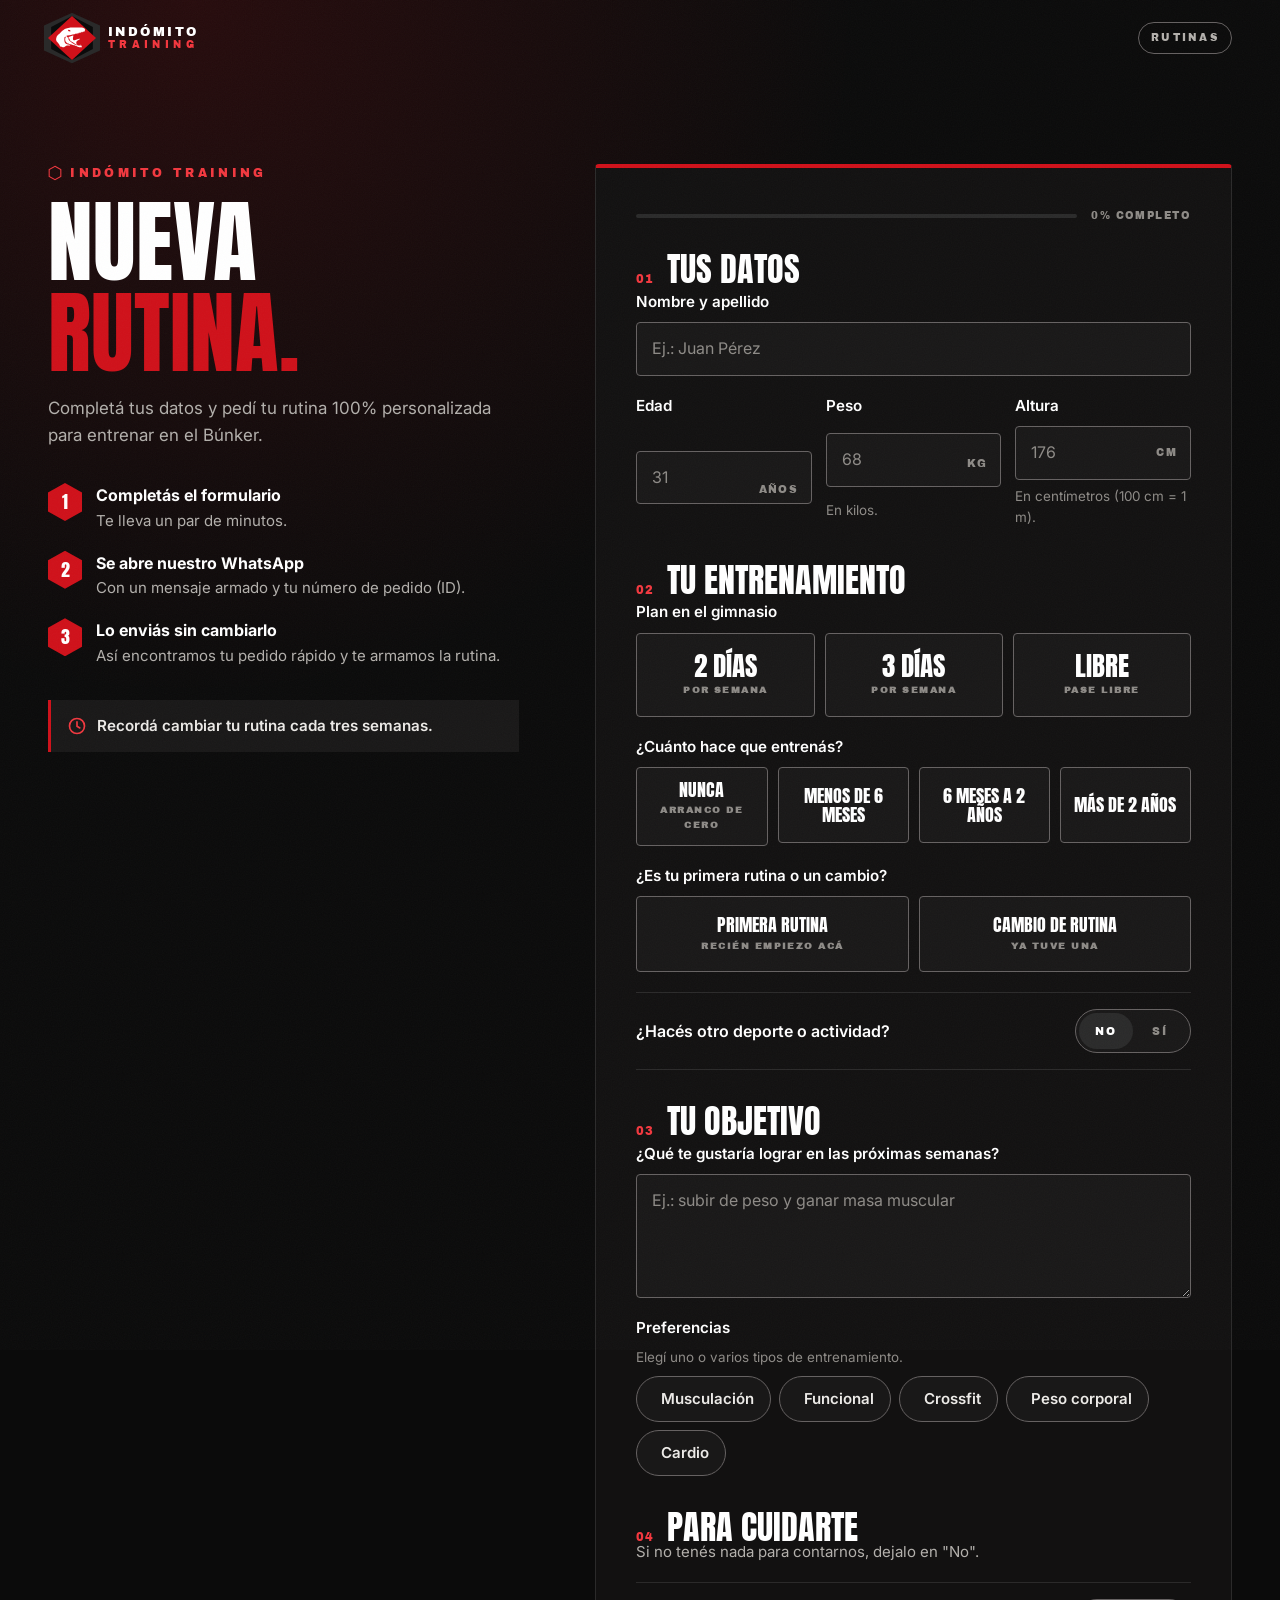
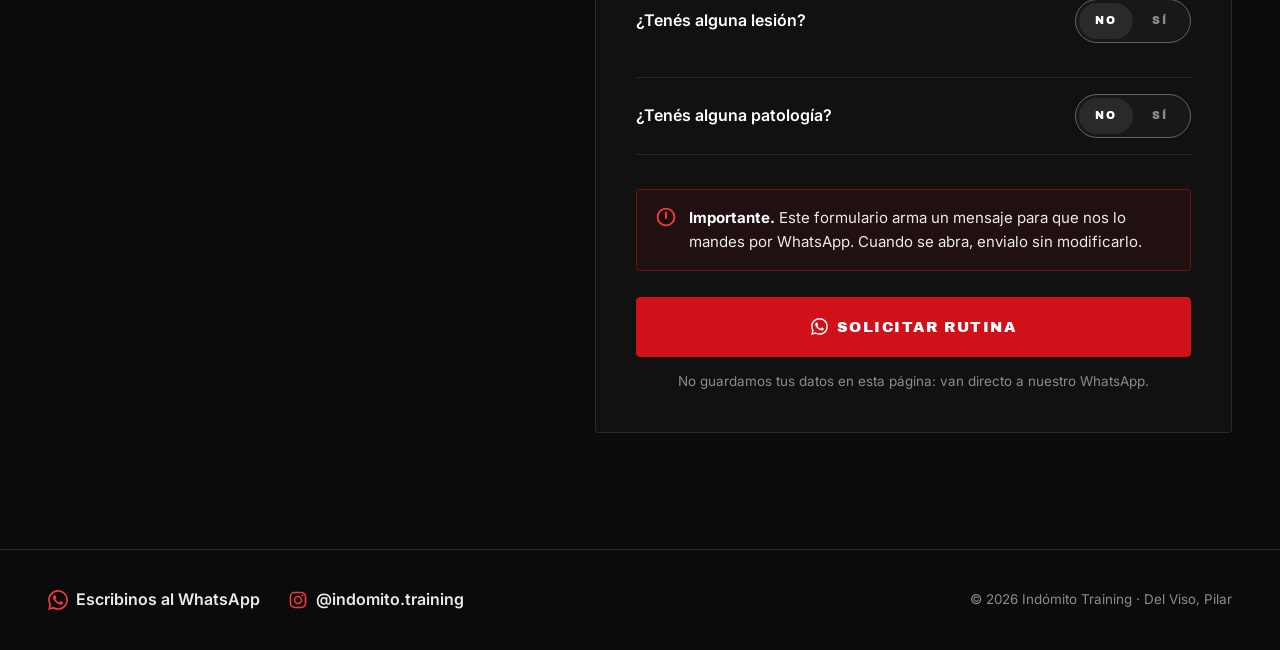
<file: nueva-rutina.html>
<!doctype html>
<html lang="es-AR" class="no-js">
<head>
  <meta charset="utf-8">
  <meta name="viewport" content="width=device-width, initial-scale=1, viewport-fit=cover">

  <!-- PÁGINA PRIVADA: este formulario se comparte por WhatsApp a los socios.
       A propósito NO hay links hacia acá desde la landing ni desde eventos, no está en sitemap.xml
       y le pedimos a Google que no la muestre (noindex). -->
  <title>Nueva rutina | Indómito Training</title>
  <meta name="description" content="Completá tus datos y pedí tu rutina personalizada para entrenar en Indómito Training.">
  <meta name="robots" content="noindex, nofollow">
  <meta name="theme-color" content="#0B0B0B">

  <!-- Íconos -->
  <link rel="icon" href="favicon.ico" sizes="any">
  <link rel="icon" href="assets/logo/indomito-icono.svg" type="image/svg+xml">
  <link rel="icon" href="favicon-32.png" type="image/png" sizes="32x32">
  <link rel="apple-touch-icon" href="apple-touch-icon.png">

  <!-- Tipografías -->
  <link rel="preconnect" href="https://fonts.googleapis.com">
  <link rel="preconnect" href="https://fonts.gstatic.com" crossorigin>
  <link rel="stylesheet" href="https://fonts.googleapis.com/css2?family=Anton&family=Archivo+Black&family=Inter:wght@400;600;700&display=swap">

  <link rel="stylesheet" href="css/styles.css">

  <script>
    (function (d) {
      var h = d.documentElement;
      h.className = h.className.replace('no-js', 'js');
      if (window.matchMedia && !matchMedia('(prefers-reduced-motion: reduce)').matches) {
        h.classList.add('motion-ok');
        setTimeout(function () { if (!window.__indomitoOK) h.classList.remove('motion-ok'); }, 3000);
      }
    })(document);
  </script>
  <script src="js/main.js" defer></script>
</head>

<body class="pag-rutina">

  <!-- Íconos reutilizables -->
  <svg class="defs" width="0" height="0" aria-hidden="true" focusable="false">
    <defs>
      <symbol id="i-wa" viewBox="0 0 24 24">
        <path d="M17.47 14.38c-.3-.15-1.76-.87-2.03-.97-.27-.1-.47-.15-.67.15-.2.3-.77.97-.94 1.16-.17.2-.35.22-.64.08-.3-.15-1.26-.47-2.39-1.48-.88-.79-1.48-1.76-1.65-2.06-.17-.3-.02-.46.13-.6.13-.14.3-.35.45-.52.15-.18.2-.3.3-.5.1-.2.05-.37-.03-.52-.07-.15-.67-1.61-.92-2.2-.24-.58-.49-.5-.67-.51h-.57c-.2 0-.52.07-.79.37-.27.3-1.04 1.02-1.04 2.48s1.06 2.88 1.21 3.07c.15.2 2.1 3.2 5.08 4.49.71.31 1.26.49 1.7.63.71.22 1.36.19 1.87.12.57-.09 1.76-.72 2-1.42.25-.69.25-1.29.18-1.41-.08-.13-.28-.2-.57-.35M12.05 21.79h-.01a9.87 9.87 0 0 1-5.03-1.38l-.36-.21-3.74.98 1-3.65-.24-.37a9.86 9.86 0 0 1-1.51-5.26c0-5.45 4.44-9.88 9.89-9.88 2.64 0 5.12 1.03 6.99 2.9a9.83 9.83 0 0 1 2.89 6.99c0 5.45-4.44 9.88-9.88 9.88m8.41-18.3A11.82 11.82 0 0 0 12.05 0C5.5 0 .16 5.34.16 11.89c0 2.1.55 4.14 1.59 5.95L.06 24l6.3-1.65a11.88 11.88 0 0 0 5.68 1.45h.01c6.55 0 11.89-5.34 11.89-11.89 0-3.18-1.24-6.17-3.48-8.41"/>
      </symbol>
      <symbol id="i-ig" viewBox="0 0 24 24">
        <rect x="3" y="3" width="18" height="18" rx="5" fill="none" stroke="currentColor" stroke-width="2"/>
        <circle cx="12" cy="12" r="4.2" fill="none" stroke="currentColor" stroke-width="2"/>
        <circle cx="17.4" cy="6.6" r="1.3"/>
      </symbol>
      <symbol id="i-check" viewBox="0 0 24 24">
        <path d="M4 12.5l5 5L20 6.5" fill="none" stroke="currentColor" stroke-width="2.6" stroke-linecap="round" stroke-linejoin="round"/>
      </symbol>
      <symbol id="i-hex" viewBox="0 0 24 26">
        <path d="M12 1.5 22 7v12l-10 5.5L2 19V7z" fill="none" stroke="currentColor" stroke-width="1.8"/>
      </symbol>
      <symbol id="i-alerta" viewBox="0 0 24 24">
        <circle cx="12" cy="12" r="9.2" fill="none" stroke="currentColor" stroke-width="2"/>
        <path d="M12 7v6.2" fill="none" stroke="currentColor" stroke-width="2.2" stroke-linecap="round"/>
        <circle cx="12" cy="16.8" r="1.3"/>
      </symbol>
      <symbol id="i-reloj" viewBox="0 0 24 24">
        <circle cx="12" cy="12" r="9" fill="none" stroke="currentColor" stroke-width="2"/>
        <path d="M12 7v5.2l3.4 2.1" fill="none" stroke="currentColor" stroke-width="2" stroke-linecap="round"/>
      </symbol>
    </defs>
  </svg>

  <a class="skip" href="#form-rutina">Saltar al formulario</a>

  <!-- Header simple: solo el logo (vuelve a la página principal) -->
  <div class="hdr-sentinel" aria-hidden="true"></div>
  <header class="hdr hdr--simple" id="hdr">
    <div class="hdr__in">
      <a class="hdr__logo" href="index.html" aria-label="Indómito Training, ir a la página principal">
        <span class="hdr__icon"><img src="assets/logo/indomito-icono.svg" width="48" height="44" alt=""></span>
        <span class="hdr__name" aria-hidden="true">Indómito <span>Training</span></span>
      </a>
      <span class="hdr__tag">Rutinas</span>
    </div>
    <div class="hdr__progress" aria-hidden="true"></div>
  </header>

  <main id="main" tabindex="-1" class="rutina">
    <div class="wrap rutina__grid">

      <!-- Columna de información -->
      <aside class="rutina__info">
        <p class="eyebrow rv"><svg class="ico" aria-hidden="true"><use href="#i-hex"/></svg>Indómito Training</p>
        <h1 class="rutina__t rv">Nueva <em>rutina.</em></h1>
        <p class="bajada rv">Completá tus datos y pedí tu rutina 100% personalizada para entrenar en el Búnker.</p>

        <ol class="pasos rv">
          <li><span class="pasos__n">1</span><div><b>Completás el formulario</b><span>Te lleva un par de minutos.</span></div></li>
          <li><span class="pasos__n">2</span><div><b>Se abre nuestro WhatsApp</b><span>Con un mensaje armado y tu número de pedido (ID).</span></div></li>
          <li><span class="pasos__n">3</span><div><b>Lo enviás sin cambiarlo</b><span>Así encontramos tu pedido rápido y te armamos la rutina.</span></div></li>
        </ol>

        <p class="recordatorio rv"><svg aria-hidden="true"><use href="#i-reloj"/></svg>Recordá cambiar tu rutina cada tres semanas.</p>
      </aside>

      <!-- Formulario. No guarda ni envía nada a ningún servidor: solo arma el mensaje de WhatsApp en tu celular. -->
      <div class="rutina__card rv">
        <noscript>
          <p class="aviso aviso--error">Para pedir tu rutina con este formulario necesitás tener JavaScript activado. También podés escribirnos directo al <a href="https://wa.me/541138785934">WhatsApp</a>.</p>
        </noscript>

        <div class="avance" aria-hidden="true"><span class="avance__track"><span class="avance__bar"></span></span><span class="avance__txt">0% completo</span></div>

        <form id="form-rutina" class="form" novalidate>

          <!-- 01 · Tus datos -->
          <fieldset class="form__grupo">
            <legend class="form__leg"><span>01</span>Tus datos</legend>

            <div class="campo">
              <label for="f-nombre">Nombre y apellido</label>
              <input id="f-nombre" name="nombre" type="text" autocomplete="name" maxlength="80" required placeholder="Ej.: Juan Pérez" aria-describedby="e-nombre">
              <p class="campo__error" id="e-nombre"></p>
            </div>

            <div class="campos-3">
              <div class="campo">
                <label for="f-edad">Edad</label>
                <div class="campo__unidad" data-unidad="años">
                  <input id="f-edad" name="edad" type="number" inputmode="numeric" min="10" max="99" step="1" required placeholder="31" aria-describedby="e-edad">
                </div>
                <p class="campo__error" id="e-edad"></p>
              </div>
              <div class="campo">
                <label for="f-peso">Peso</label>
                <div class="campo__unidad" data-unidad="kg">
                  <input id="f-peso" name="peso" type="number" inputmode="decimal" min="25" max="250" step="0.1" required placeholder="68" aria-describedby="h-peso e-peso">
                </div>
                <p class="campo__ayuda" id="h-peso">En kilos.</p>
                <p class="campo__error" id="e-peso"></p>
              </div>
              <div class="campo">
                <label for="f-altura">Altura</label>
                <div class="campo__unidad" data-unidad="cm">
                  <input id="f-altura" name="altura" type="number" inputmode="numeric" min="100" max="230" step="1" required placeholder="176" aria-describedby="h-altura e-altura">
                </div>
                <p class="campo__ayuda" id="h-altura">En centímetros (100 cm = 1 m).</p>
                <p class="campo__error" id="e-altura"></p>
              </div>
            </div>
          </fieldset>

          <!-- 02 · Tu entrenamiento -->
          <fieldset class="form__grupo">
            <legend class="form__leg"><span>02</span>Tu entrenamiento</legend>

            <div class="campo" role="radiogroup" aria-labelledby="l-plan" aria-describedby="e-plan">
              <p class="campo__label" id="l-plan">Plan en el gimnasio</p>
              <div class="opciones opciones--plan">
                <label class="opcion">
                  <input type="radio" name="plan" value="2 Días" required>
                  <span class="opcion__in"><b>2 días</b><small>por semana</small></span>
                </label>
                <label class="opcion">
                  <input type="radio" name="plan" value="3 Días">
                  <span class="opcion__in"><b>3 días</b><small>por semana</small></span>
                </label>
                <label class="opcion">
                  <input type="radio" name="plan" value="Libre">
                  <span class="opcion__in"><b>Libre</b><small>pase libre</small></span>
                </label>
              </div>
              <p class="campo__error" id="e-plan"></p>
            </div>

            <div class="campo" role="radiogroup" aria-labelledby="l-exp" aria-describedby="e-exp">
              <p class="campo__label" id="l-exp">¿Cuánto hace que entrenás?</p>
              <div class="opciones opciones--exp">
                <label class="opcion opcion--txt">
                  <input type="radio" name="experiencia" value="Nunca entrené">
                  <span class="opcion__in"><b>Nunca</b><small>arranco de cero</small></span>
                </label>
                <label class="opcion opcion--txt">
                  <input type="radio" name="experiencia" value="Menos de 6 meses">
                  <span class="opcion__in"><b>Menos de 6 meses</b></span>
                </label>
                <label class="opcion opcion--txt">
                  <input type="radio" name="experiencia" value="6 meses a 2 años">
                  <span class="opcion__in"><b>6 meses a 2 años</b></span>
                </label>
                <label class="opcion opcion--txt">
                  <input type="radio" name="experiencia" value="Más de 2 años">
                  <span class="opcion__in"><b>Más de 2 años</b></span>
                </label>
              </div>
              <p class="campo__error" id="e-exp"></p>
            </div>

            <div class="campo" role="radiogroup" aria-labelledby="l-tipo" aria-describedby="e-tipo">
              <p class="campo__label" id="l-tipo">¿Es tu primera rutina o un cambio?</p>
              <div class="opciones opciones--dos">
                <label class="opcion opcion--txt">
                  <input type="radio" name="tipo" value="Primera rutina">
                  <span class="opcion__in"><b>Primera rutina</b><small>recién empiezo acá</small></span>
                </label>
                <label class="opcion opcion--txt">
                  <input type="radio" name="tipo" value="Cambio de rutina" data-muestra-radio="d-cambio">
                  <span class="opcion__in"><b>Cambio de rutina</b><small>ya tuve una</small></span>
                </label>
              </div>
              <p class="campo__error" id="e-tipo"></p>
            </div>

            <!-- Aparece solo si eligió "Cambio de rutina" -->
            <div class="condicional" id="d-cambio" hidden>
              <div class="campo">
                <label for="f-anterior">¿Cómo te fue con la rutina anterior? ¿Qué querés que cambie?</label>
                <textarea id="f-anterior" name="anterior" rows="3" maxlength="400" placeholder="Ej.: me gustó, pero quiero más trabajo de piernas" aria-describedby="h-anterior"></textarea>
                <p class="campo__ayuda" id="h-anterior">Opcional, pero nos ayuda mucho.</p>
              </div>
            </div>

            <div class="salud salud--suelta">
              <div class="salud__fila">
                <span class="salud__q" id="q-deportes">¿Hacés otro deporte o actividad?</span>
                <label class="switch">
                  <input type="checkbox" role="switch" id="t-deportes" data-muestra="d-deportes" aria-labelledby="q-deportes">
                  <span class="switch__ui" aria-hidden="true"><i>No</i><i>Sí</i></span>
                </label>
              </div>
              <div class="campo salud__detalle" id="d-deportes" hidden>
                <label for="f-deportes">¿Cuál y cuántas veces por semana?</label>
                <textarea id="f-deportes" name="deportes" rows="2" maxlength="300" placeholder="Ej.: fútbol 2 veces por semana" aria-describedby="e-deportes"></textarea>
                <p class="campo__error" id="e-deportes"></p>
              </div>
            </div>
          </fieldset>

          <!-- 03 · Tu objetivo -->
          <fieldset class="form__grupo">
            <legend class="form__leg"><span>03</span>Tu objetivo</legend>

            <div class="campo">
              <label for="f-objetivos">¿Qué te gustaría lograr en las próximas semanas?</label>
              <textarea id="f-objetivos" name="objetivos" rows="4" maxlength="500" required placeholder="Ej.: subir de peso y ganar masa muscular" aria-describedby="e-objetivos"></textarea>
              <p class="campo__error" id="e-objetivos"></p>
            </div>

            <div class="campo" role="group" aria-labelledby="l-pref" aria-describedby="h-pref e-pref">
              <p class="campo__label" id="l-pref">Preferencias</p>
              <p class="campo__ayuda" id="h-pref">Elegí uno o varios tipos de entrenamiento.</p>
              <div class="opciones opciones--chips">
                <label class="chip"><input type="checkbox" name="preferencias" value="Musculación"><span><svg aria-hidden="true"><use href="#i-check"/></svg>Musculación</span></label>
                <label class="chip"><input type="checkbox" name="preferencias" value="Funcional"><span><svg aria-hidden="true"><use href="#i-check"/></svg>Funcional</span></label>
                <label class="chip"><input type="checkbox" name="preferencias" value="Crossfit"><span><svg aria-hidden="true"><use href="#i-check"/></svg>Crossfit</span></label>
                <label class="chip"><input type="checkbox" name="preferencias" value="Peso corporal"><span><svg aria-hidden="true"><use href="#i-check"/></svg>Peso corporal</span></label>
                <label class="chip"><input type="checkbox" name="preferencias" value="Cardio"><span><svg aria-hidden="true"><use href="#i-check"/></svg>Cardio</span></label>
              </div>
              <p class="campo__error" id="e-pref"></p>
            </div>
          </fieldset>

          <!-- 04 · Salud (opcional) -->
          <fieldset class="form__grupo">
            <legend class="form__leg"><span>04</span>Para cuidarte</legend>
            <p class="form__nota">Si no tenés nada para contarnos, dejalo en "No".</p>

            <div class="salud">
              <div class="salud__fila">
                <span class="salud__q" id="q-lesiones">¿Tenés alguna lesión?</span>
                <label class="switch">
                  <input type="checkbox" role="switch" id="t-lesiones" data-muestra="d-lesiones" aria-labelledby="q-lesiones">
                  <span class="switch__ui" aria-hidden="true"><i>No</i><i>Sí</i></span>
                </label>
              </div>
              <div class="campo salud__detalle" id="d-lesiones" hidden>
                <label for="f-lesiones">Contanos qué lesión tenés</label>
                <textarea id="f-lesiones" name="lesiones" rows="3" maxlength="400" placeholder="Ej.: molestia en la rodilla derecha" aria-describedby="e-lesiones"></textarea>
                <p class="campo__error" id="e-lesiones"></p>
              </div>
            </div>

            <div class="salud">
              <div class="salud__fila">
                <span class="salud__q" id="q-patologias">¿Tenés alguna patología?</span>
                <label class="switch">
                  <input type="checkbox" role="switch" id="t-patologias" data-muestra="d-patologias" aria-labelledby="q-patologias">
                  <span class="switch__ui" aria-hidden="true"><i>No</i><i>Sí</i></span>
                </label>
              </div>
              <div class="campo salud__detalle" id="d-patologias" hidden>
                <label for="f-patologias">Contanos qué patología tenés</label>
                <textarea id="f-patologias" name="patologias" rows="3" maxlength="400" placeholder="Ej.: hipertensión" aria-describedby="e-patologias"></textarea>
                <p class="campo__error" id="e-patologias"></p>
              </div>
            </div>
          </fieldset>

          <div class="aviso">
            <svg aria-hidden="true"><use href="#i-alerta"/></svg>
            <p><strong>Importante.</strong> Este formulario arma un mensaje para que nos lo mandes por WhatsApp. Cuando se abra, envialo sin modificarlo.</p>
          </div>

          <p class="form__resumen" role="alert" id="form-resumen" hidden></p>

          <button class="btn btn--rojo btn--xl btn--block form__enviar" type="submit">
            <svg class="ico" aria-hidden="true"><use href="#i-wa"/></svg>Solicitar rutina
          </button>
          <p class="form__priv">No guardamos tus datos en esta página: van directo a nuestro WhatsApp.</p>
        </form>

        <!-- Estado "listo" (lo muestra main.js después de tocar Solicitar rutina) -->
        <div class="listo" id="form-listo" hidden tabindex="-1">
          <span class="listo__ico" aria-hidden="true"><svg><use href="#i-check"/></svg></span>
          <h2 class="listo__t">Pedido armado.</h2>
          <p>Tu número de pedido es <b class="listo__id" id="listo-id"></b>. Se abrió WhatsApp con el mensaje: envialo sin cambiarlo.</p>
          <a class="btn btn--rojo btn--lg" id="listo-link" href="https://wa.me/541138785934" target="_blank" rel="noopener"><svg class="ico" aria-hidden="true"><use href="#i-wa"/></svg>Si no se abrió, tocá acá</a>
          <button class="listo__otra" type="button" id="listo-otra">Corregir mis datos</button>
        </div>
      </div>
    </div>
  </main>

  <footer class="pie-mini">
    <div class="wrap pie-mini__in">
      <a href="https://wa.me/541138785934" target="_blank" rel="noopener"><svg aria-hidden="true"><use href="#i-wa"/></svg>Escribinos al WhatsApp</a>
      <a href="https://www.instagram.com/indomito.training/" target="_blank" rel="noopener"><svg aria-hidden="true"><use href="#i-ig"/></svg>@indomito.training</a>
      <p>© <span data-year>2026</span> Indómito Training · Del Viso, Pilar</p>
    </div>
  </footer>
</body>
</html>
</file>
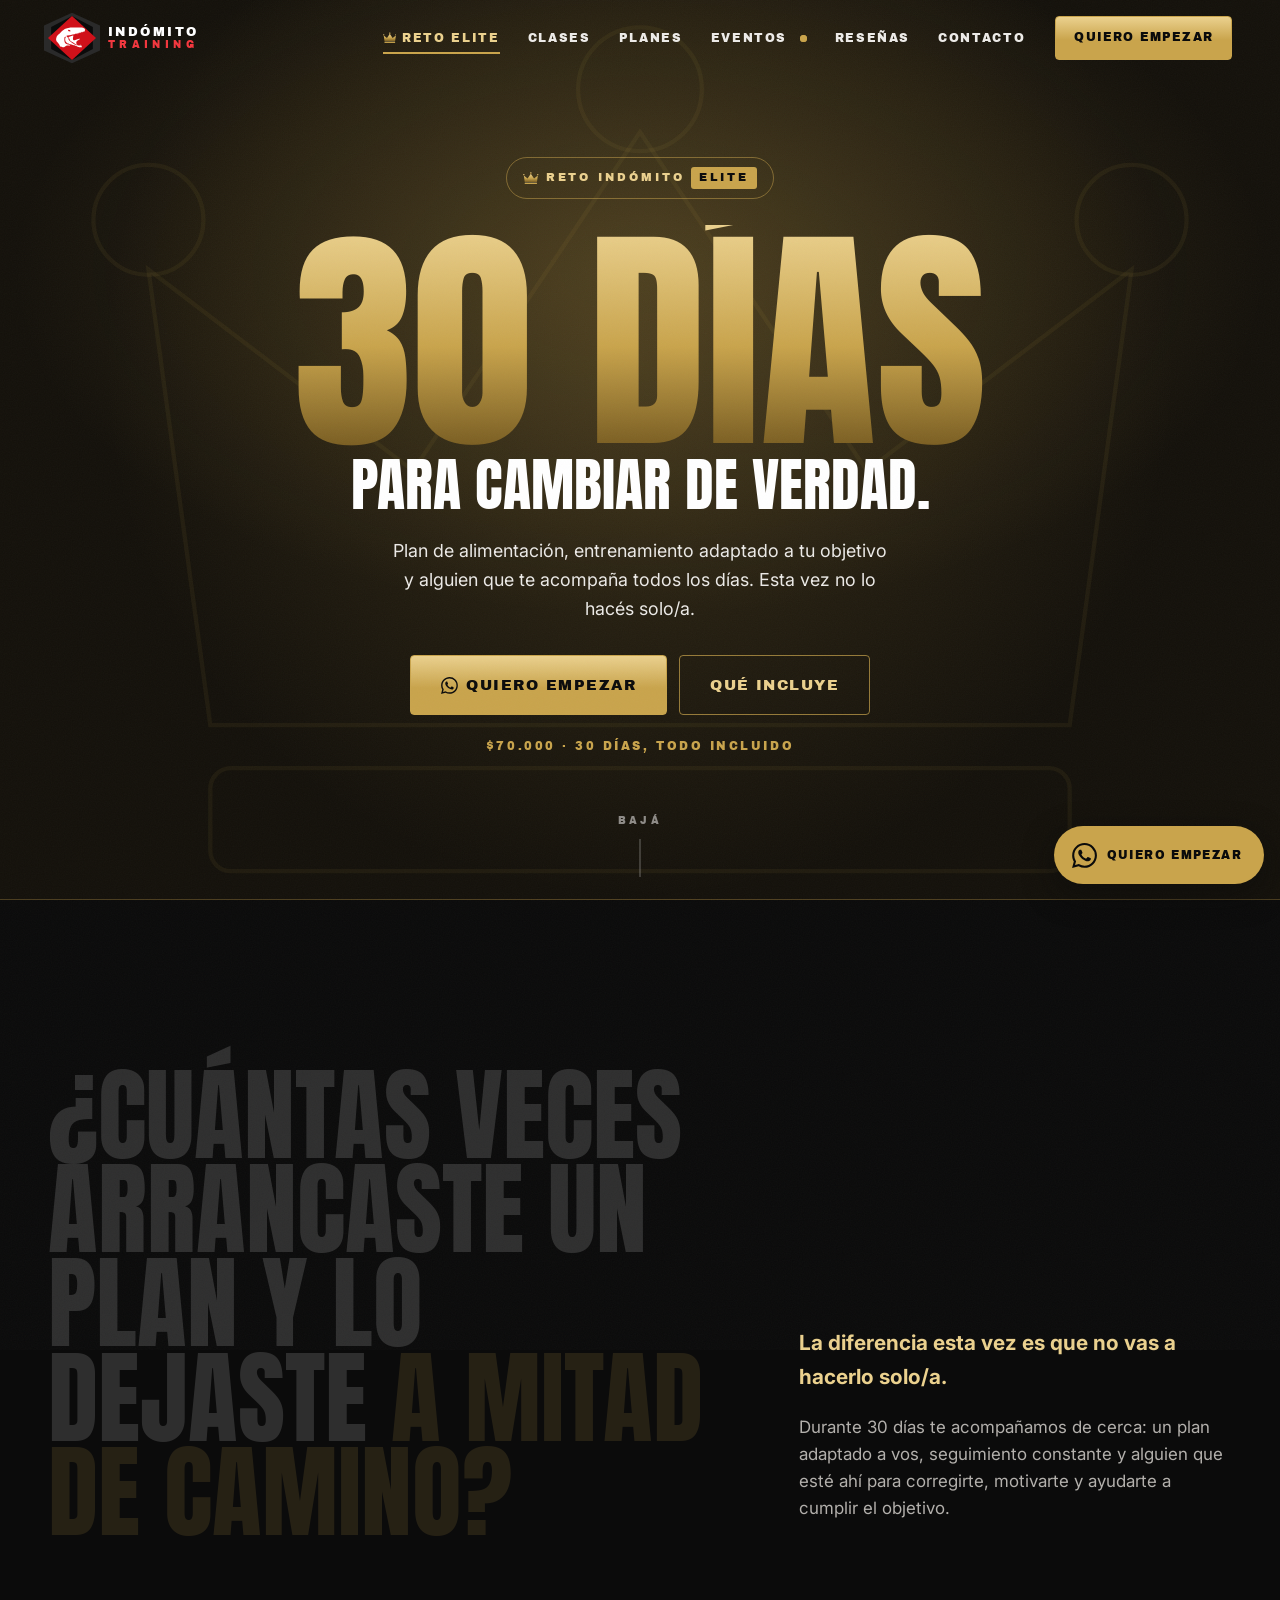
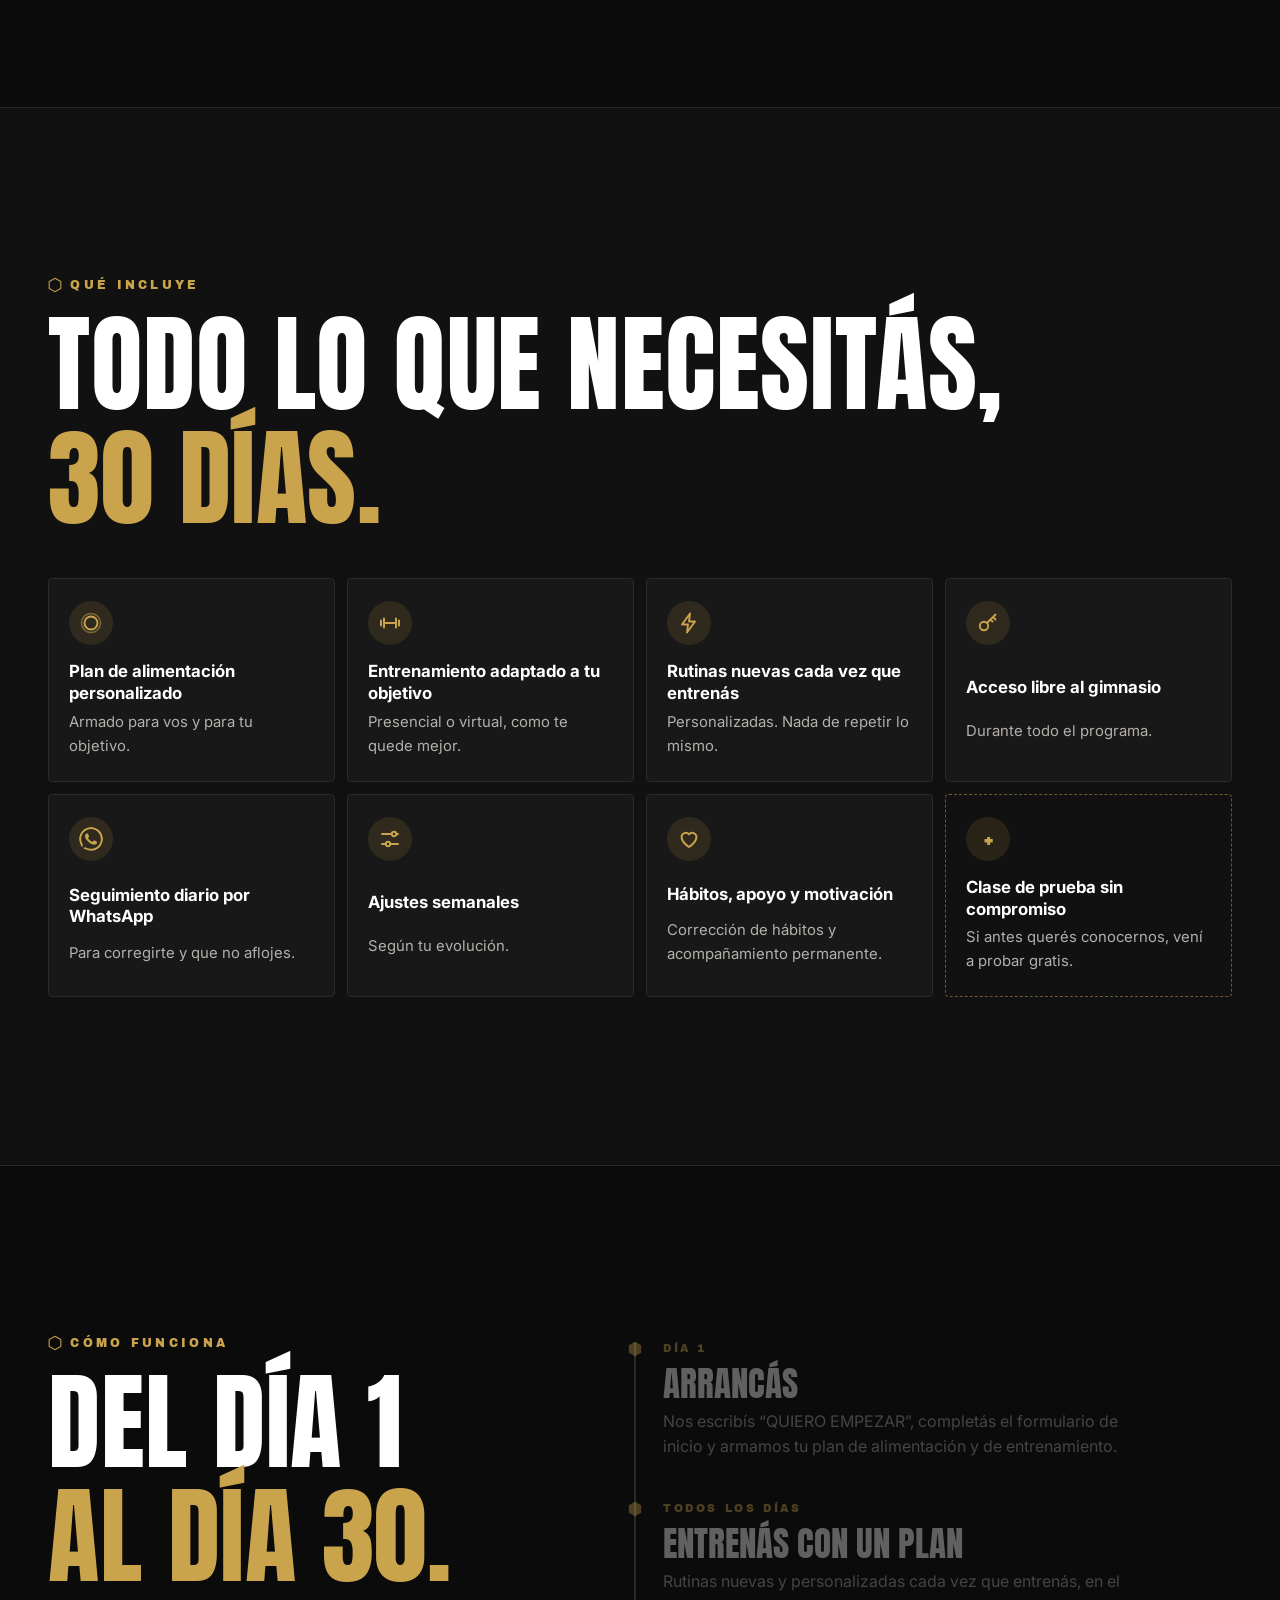
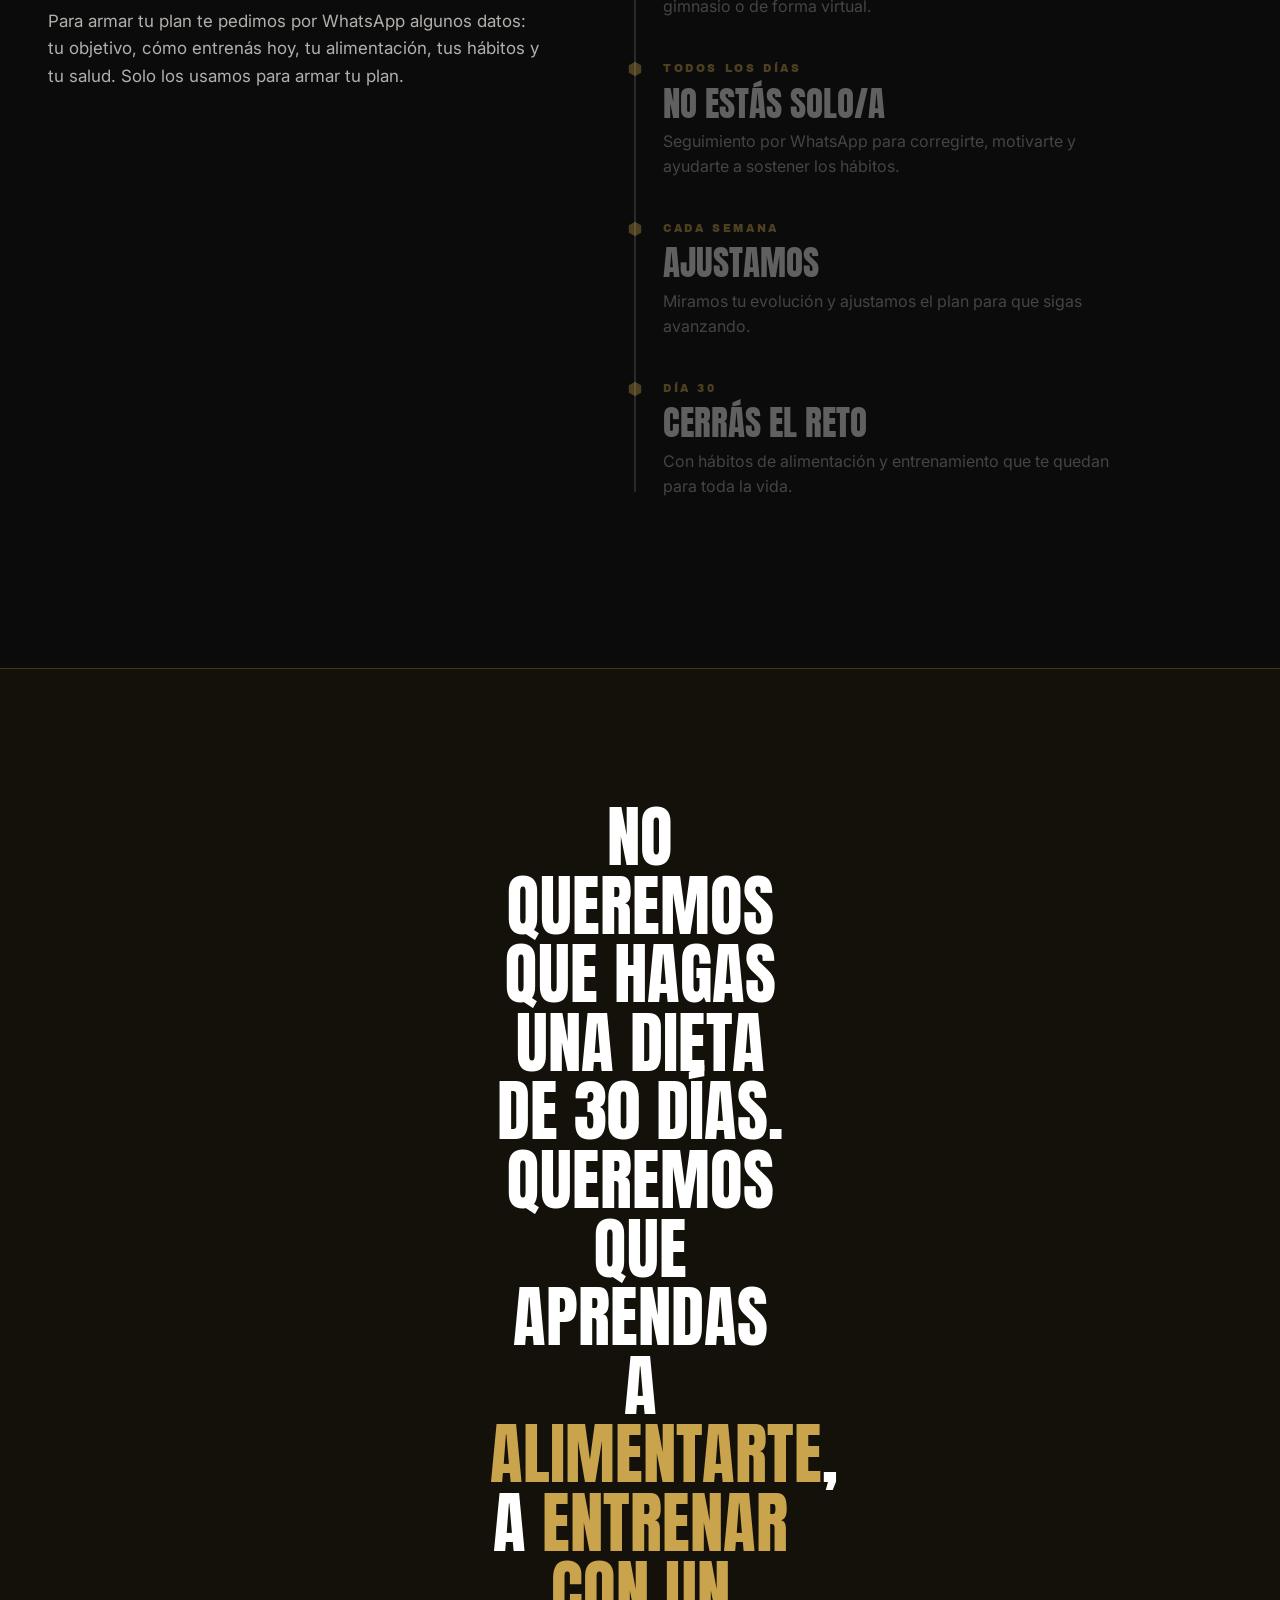
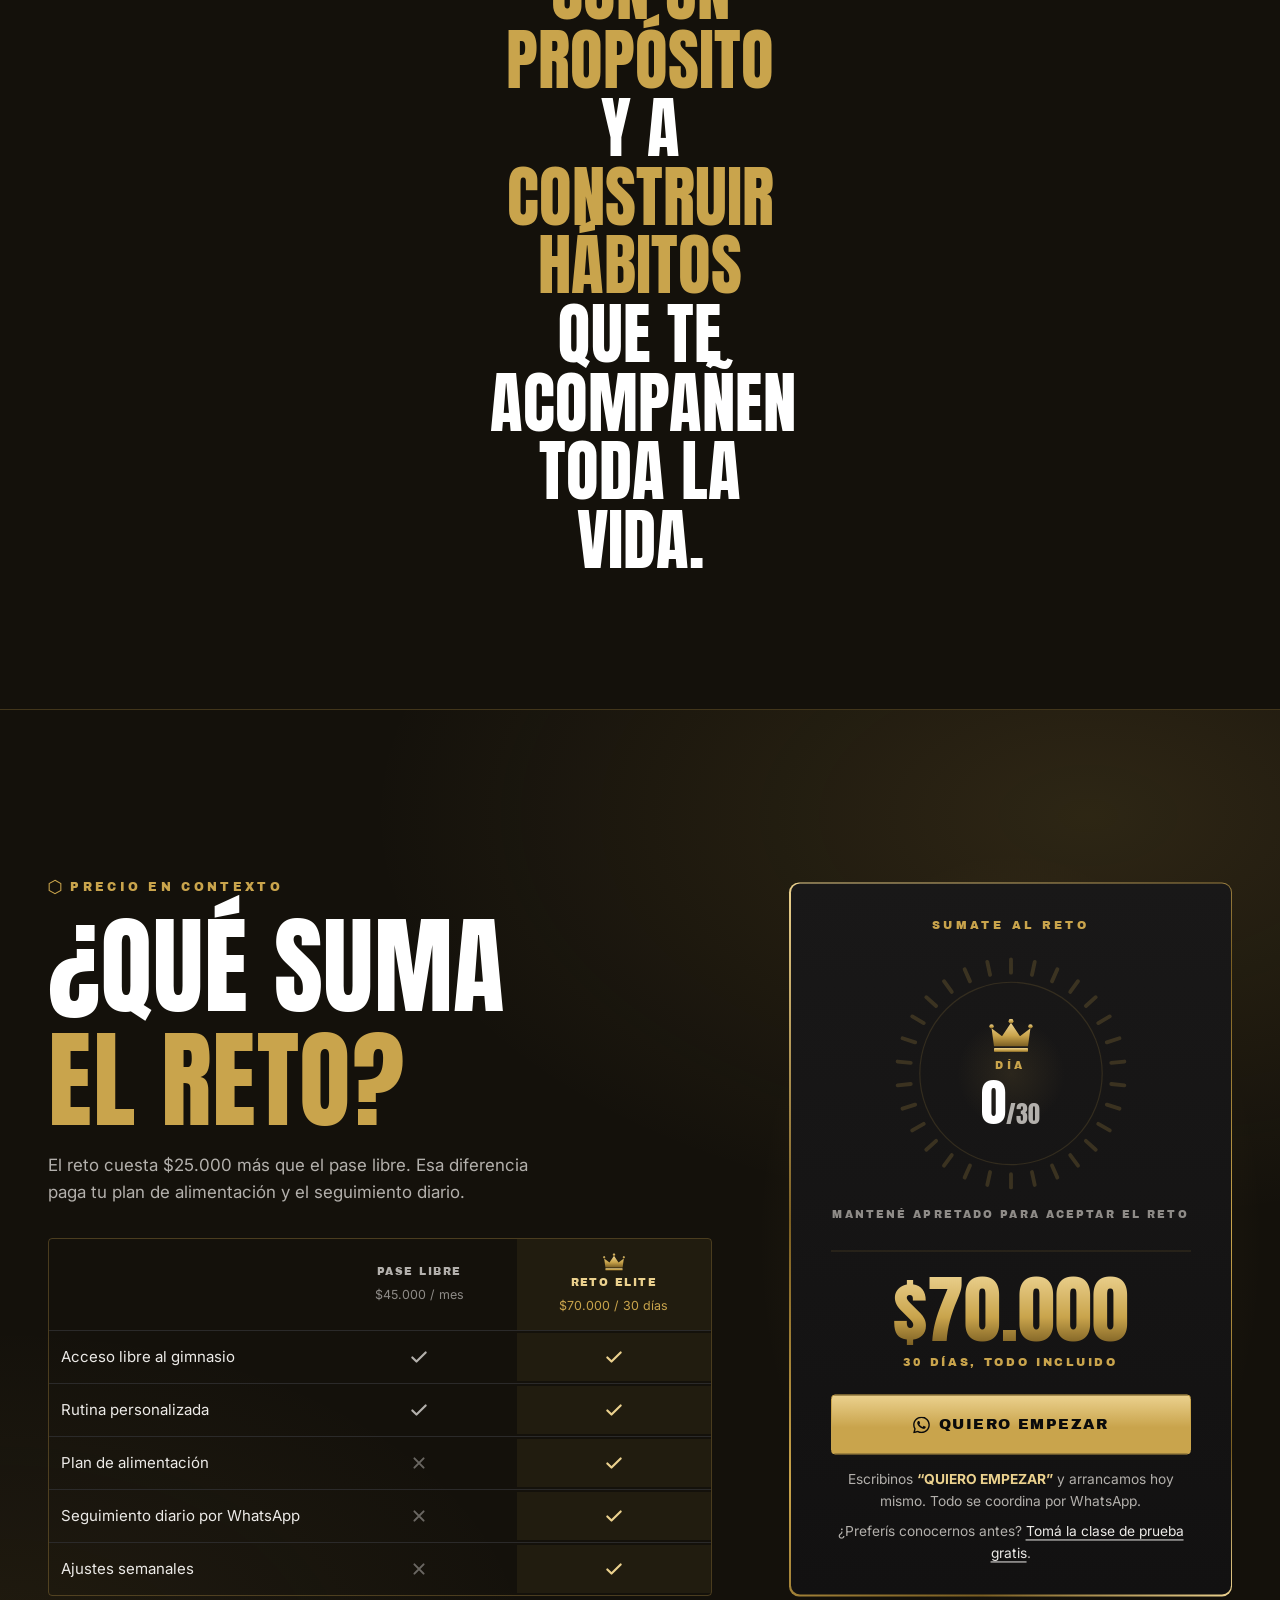
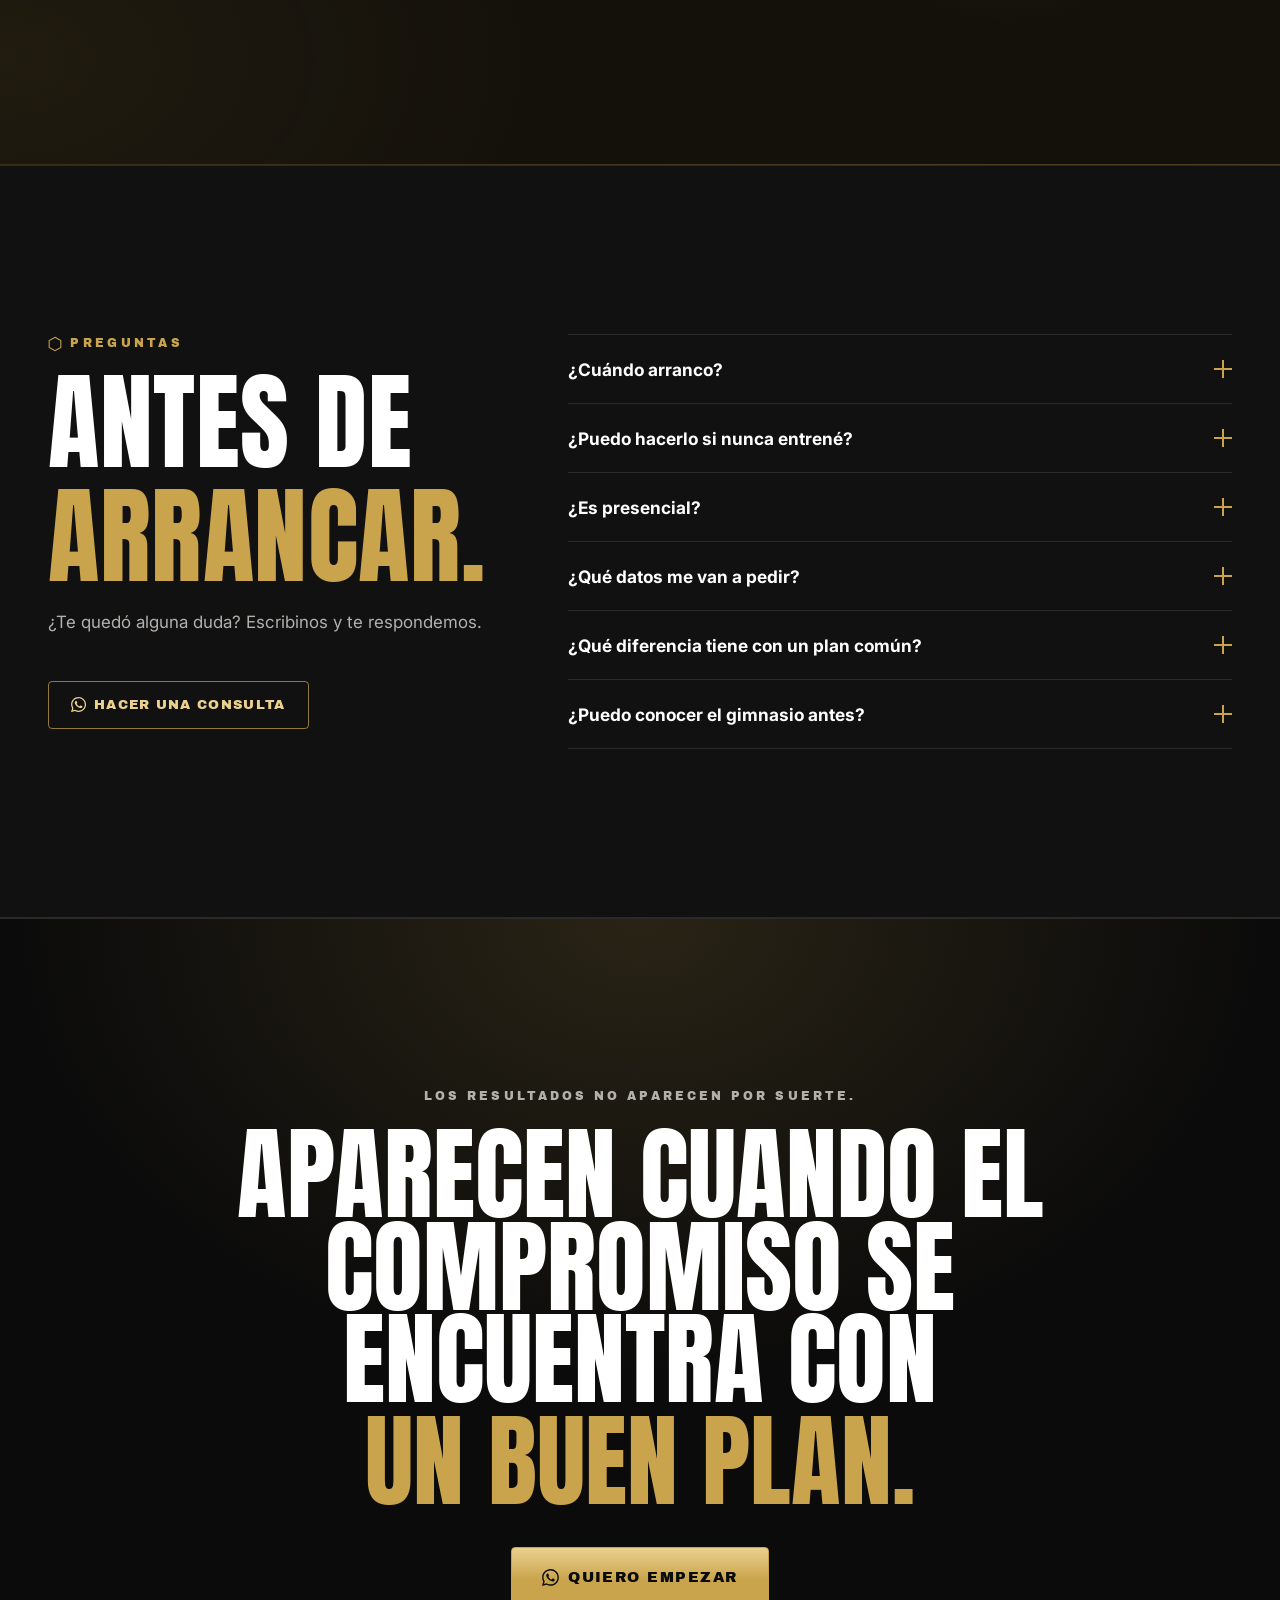
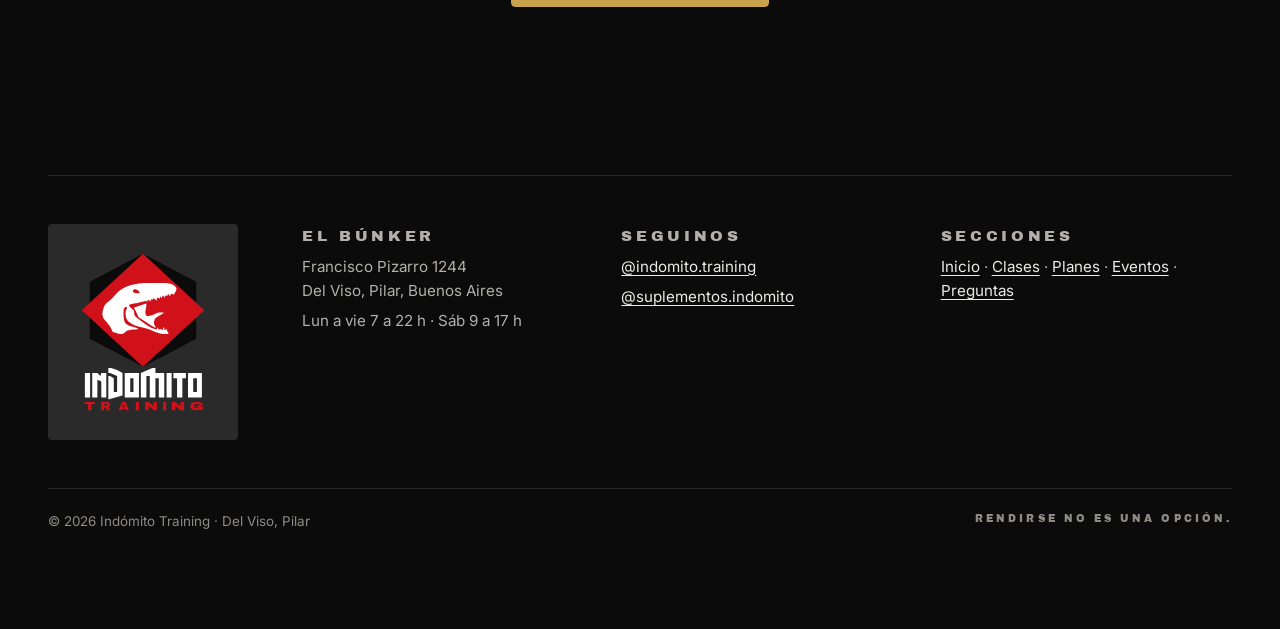
<file: reto.html>
<!doctype html>
<html lang="es-AR" class="no-js">
<head>
  <meta charset="utf-8">
  <meta name="viewport" content="width=device-width, initial-scale=1, viewport-fit=cover">

  <!-- ===================== SEO ===================== -->
  <title>Reto Indómito Elite · 30 días | Indómito Training, Del Viso</title>
  <meta name="description" content="Reto Indómito Elite: 30 días con plan de alimentación, entrenamiento adaptado a tu objetivo, acceso libre al gimnasio y seguimiento diario por WhatsApp. En Indómito Training, Del Viso, Pilar.">
  <meta name="theme-color" content="#0B0B0B">

  <link rel="canonical" href="https://www.indomitotraining.com/reto">
  <meta property="og:type" content="website">
  <meta property="og:locale" content="es_AR">
  <meta property="og:site_name" content="Indómito Training">
  <meta property="og:title" content="Reto Indómito Elite · 30 días para cambiar de verdad">
  <meta property="og:description" content="¿Cuántas veces arrancaste un plan y lo dejaste a mitad de camino? Esta vez no lo hacés solo/a.">
  <meta property="og:url" content="https://www.indomitotraining.com/reto">
  <meta property="og:image" content="https://www.indomitotraining.com/assets/img/og-indomito.jpg">
  <meta property="og:image:width" content="1200">
  <meta property="og:image:height" content="630">
  <meta name="twitter:card" content="summary_large_image">
  <meta name="twitter:title" content="Reto Indómito Elite · 30 días para cambiar de verdad">
  <meta name="twitter:description" content="¿Cuántas veces arrancaste un plan y lo dejaste a mitad de camino? Esta vez no lo hacés solo/a.">
  <meta name="twitter:image" content="https://www.indomitotraining.com/assets/img/og-indomito.jpg">

  <!-- Íconos -->
  <link rel="icon" href="favicon.ico" sizes="any">
  <link rel="icon" href="assets/logo/indomito-icono.svg" type="image/svg+xml">
  <link rel="icon" href="favicon-32.png" type="image/png" sizes="32x32">
  <link rel="apple-touch-icon" href="apple-touch-icon.png">

  <!-- Tipografías -->
  <link rel="preconnect" href="https://fonts.googleapis.com">
  <link rel="preconnect" href="https://fonts.gstatic.com" crossorigin>
  <link rel="stylesheet" href="https://fonts.googleapis.com/css2?family=Anton&family=Archivo+Black&family=Inter:wght@400;600;700&display=swap">

  <link rel="stylesheet" href="css/styles.css">

  <script>
    (function (d) {
      var h = d.documentElement;
      h.className = h.className.replace('no-js', 'js');
      if (window.matchMedia && !matchMedia('(prefers-reduced-motion: reduce)').matches) {
        h.classList.add('motion-ok');
        setTimeout(function () { if (!window.__indomitoOK) h.classList.remove('motion-ok'); }, 3000);
      }
    })(document);
  </script>
  <script src="js/main.js" defer></script>
</head>

<!-- RETO INDÓMITO ELITE · página propia para compartir el link.
     Versión inicial del programa: puede cambiar. La web NO pide datos de salud, peso ni fotos:
     el formulario de inicio se maneja por WhatsApp.
     PRECIOS: para ocultarlos, cambiá data-precios="si" por "no". -->
<body data-precios="si" class="pag-reto">

  <!-- Íconos reutilizables -->
  <svg class="defs" width="0" height="0" aria-hidden="true" focusable="false">
    <defs>
      <linearGradient id="g-oro" x1="0" y1="0" x2="0" y2="1">
        <stop offset="0" style="stop-color:var(--c-dorado-claro)"/>
        <stop offset=".55" style="stop-color:var(--c-dorado)"/>
        <stop offset="1" style="stop-color:var(--c-dorado-oscuro)"/>
      </linearGradient>
      <symbol id="i-corona" viewBox="0 0 64 50">
        <path d="M7 41 3.4 14.5l15.4 11.7L32 6.5l13.2 19.7 15.4-11.7L57 41Z"/>
        <rect x="7" y="43.5" width="50" height="6" rx="1.2"/>
        <circle cx="3.4" cy="11.6" r="3.2"/><circle cx="32" cy="4" r="3.6"/><circle cx="60.6" cy="11.6" r="3.2"/>
      </symbol>
      <symbol id="i-wa" viewBox="0 0 24 24">
        <path d="M17.47 14.38c-.3-.15-1.76-.87-2.03-.97-.27-.1-.47-.15-.67.15-.2.3-.77.97-.94 1.16-.17.2-.35.22-.64.08-.3-.15-1.26-.47-2.39-1.48-.88-.79-1.48-1.76-1.65-2.06-.17-.3-.02-.46.13-.6.13-.14.3-.35.45-.52.15-.18.2-.3.3-.5.1-.2.05-.37-.03-.52-.07-.15-.67-1.61-.92-2.2-.24-.58-.49-.5-.67-.51h-.57c-.2 0-.52.07-.79.37-.27.3-1.04 1.02-1.04 2.48s1.06 2.88 1.21 3.07c.15.2 2.1 3.2 5.08 4.49.71.31 1.26.49 1.7.63.71.22 1.36.19 1.87.12.57-.09 1.76-.72 2-1.42.25-.69.25-1.29.18-1.41-.08-.13-.28-.2-.57-.35M12.05 21.79h-.01a9.87 9.87 0 0 1-5.03-1.38l-.36-.21-3.74.98 1-3.65-.24-.37a9.86 9.86 0 0 1-1.51-5.26c0-5.45 4.44-9.88 9.89-9.88 2.64 0 5.12 1.03 6.99 2.9a9.83 9.83 0 0 1 2.89 6.99c0 5.45-4.44 9.88-9.88 9.88m8.41-18.3A11.82 11.82 0 0 0 12.05 0C5.5 0 .16 5.34.16 11.89c0 2.1.55 4.14 1.59 5.95L.06 24l6.3-1.65a11.88 11.88 0 0 0 5.68 1.45h.01c6.55 0 11.89-5.34 11.89-11.89 0-3.18-1.24-6.17-3.48-8.41"/>
      </symbol>
      <symbol id="i-ig" viewBox="0 0 24 24">
        <rect x="3" y="3" width="18" height="18" rx="5" fill="none" stroke="currentColor" stroke-width="2"/>
        <circle cx="12" cy="12" r="4.2" fill="none" stroke="currentColor" stroke-width="2"/>
        <circle cx="17.4" cy="6.6" r="1.3"/>
      </symbol>
      <symbol id="i-check" viewBox="0 0 24 24">
        <path d="M4 12.5l5 5L20 6.5" fill="none" stroke="currentColor" stroke-width="2.6" stroke-linecap="round" stroke-linejoin="round"/>
      </symbol>
      <symbol id="i-x" viewBox="0 0 24 24">
        <path d="M6.5 6.5l11 11m0-11-11 11" fill="none" stroke="currentColor" stroke-width="2.4" stroke-linecap="round"/>
      </symbol>
      <symbol id="i-flecha" viewBox="0 0 24 24">
        <path d="M4 12h15m-6-6 6 6-6 6" fill="none" stroke="currentColor" stroke-width="2.2" stroke-linecap="round" stroke-linejoin="round"/>
      </symbol>
      <symbol id="i-hex" viewBox="0 0 24 26">
        <path d="M12 1.5 22 7v12l-10 5.5L2 19V7z" fill="none" stroke="currentColor" stroke-width="1.8"/>
      </symbol>
      <symbol id="i-plato" viewBox="0 0 24 24">
        <circle cx="12" cy="12" r="6.5" fill="none" stroke="currentColor" stroke-width="1.9"/>
        <circle cx="12" cy="12" r="9.5" fill="none" stroke="currentColor" stroke-width="1.6" opacity=".5"/>
      </symbol>
      <symbol id="i-pesa" viewBox="0 0 24 24">
        <path d="M3 9.5v5M6 7.5v9M18 7.5v9M21 9.5v5M6 12h12" fill="none" stroke="currentColor" stroke-width="2" stroke-linecap="round"/>
      </symbol>
      <symbol id="i-rayo" viewBox="0 0 24 24">
        <path d="M13 2.5 5 13.5h6l-1 8 8-11h-6z" fill="none" stroke="currentColor" stroke-width="1.9" stroke-linejoin="round"/>
      </symbol>
      <symbol id="i-llave" viewBox="0 0 24 24">
        <circle cx="8" cy="15" r="4.2" fill="none" stroke="currentColor" stroke-width="1.9"/>
        <path d="M11 12 20 3m-3 3 2.5 2.5M14.5 8.5 16.5 10.5" fill="none" stroke="currentColor" stroke-width="1.9" stroke-linecap="round"/>
      </symbol>
      <symbol id="i-ajuste" viewBox="0 0 24 24">
        <path d="M4 7h10m4 0h2M4 17h4m4 0h8" fill="none" stroke="currentColor" stroke-width="1.9" stroke-linecap="round"/>
        <circle cx="16" cy="7" r="2.2" fill="none" stroke="currentColor" stroke-width="1.9"/>
        <circle cx="10" cy="17" r="2.2" fill="none" stroke="currentColor" stroke-width="1.9"/>
      </symbol>
      <symbol id="i-corazon" viewBox="0 0 24 24">
        <path d="M12 20s-7.5-4.6-7.5-10.2A4.3 4.3 0 0 1 12 7.3a4.3 4.3 0 0 1 7.5 2.5C19.5 15.4 12 20 12 20Z" fill="none" stroke="currentColor" stroke-width="1.9" stroke-linejoin="round"/>
      </symbol>
    </defs>
  </svg>

  <a class="skip" href="#main">Saltar al contenido</a>

  <!-- ===================== HEADER ===================== -->
  <div class="hdr-sentinel" aria-hidden="true"></div>
  <header class="hdr" id="hdr">
    <div class="hdr__in">
      <a class="hdr__logo" href="index.html" aria-label="Indómito Training, ir a la página principal">
        <span class="hdr__icon"><img src="assets/logo/indomito-icono.svg" width="48" height="44" alt=""></span>
        <span class="hdr__name" aria-hidden="true">Indómito <span>Training</span></span>
      </a>

      <nav class="nav" id="menu" aria-label="Principal">
        <ul class="nav__list">
          <li><a class="nav__link nav__link--reto" href="reto.html" aria-current="page"><svg class="ico ico--oro" aria-hidden="true"><use href="#i-corona"/></svg>Reto Elite</a></li>
          <li><a class="nav__link" href="index.html#clases">Clases</a></li>
          <li><a class="nav__link" href="index.html#planes">Planes</a></li>
          <li><a class="nav__link nav__link--eventos" href="eventos.html">Eventos<i class="punto" aria-hidden="true"></i></a></li>
          <li><a class="nav__link" href="index.html#resenas">Reseñas</a></li>
          <li><a class="nav__link" href="index.html#contacto">Contacto</a></li>
        </ul>
        <a class="btn btn--oro nav__cta js-wa" data-wa="QUIERO EMPEZAR" href="https://wa.me/5491149702957?text=QUIERO%20EMPEZAR" target="_blank" rel="noopener">Quiero empezar</a>
      </nav>

      <a class="btn btn--oro btn--sm hdr__cta js-wa" data-wa="QUIERO EMPEZAR" href="https://wa.me/5491149702957?text=QUIERO%20EMPEZAR" target="_blank" rel="noopener">Quiero empezar</a>

      <button class="hdr__burger" type="button" aria-expanded="false" aria-controls="menu">
        <span class="sr-only">Abrir menú</span>
        <span class="burger" aria-hidden="true"><i></i><i></i></span>
      </button>
    </div>
    <div class="hdr__progress" aria-hidden="true"></div>
  </header>

  <main id="main" tabindex="-1">

    <!-- ===================== 1. PORTADA ===================== -->
    <section class="rh lz" aria-labelledby="rh-t">
      <div class="rh__bg" aria-hidden="true">
        <div class="rh__glow"></div>
        <svg class="rh__marca" data-par="0.1"><use href="#i-corona"/></svg>
        <div class="embers embers--oro">
          <span style="--x:5%;--s:3px;--d:10s;--t:-2s;--dx:20px"></span>
          <span style="--x:13%;--s:2px;--d:13s;--t:-7s;--dx:-30px"></span>
          <span style="--x:21%;--s:4px;--d:11s;--t:-4s;--dx:15px"></span>
          <span style="--x:30%;--s:2px;--d:15s;--t:-11s;--dx:-10px"></span>
          <span style="--x:39%;--s:3px;--d:12s;--t:-1s;--dx:35px"></span>
          <span style="--x:48%;--s:2px;--d:14s;--t:-9s;--dx:-25px"></span>
          <span style="--x:56%;--s:4px;--d:10.5s;--t:-6s;--dx:10px"></span>
          <span style="--x:63%;--s:2px;--d:16s;--t:-13s;--dx:-40px"></span>
          <span style="--x:71%;--s:3px;--d:11.5s;--t:-3s;--dx:25px"></span>
          <span style="--x:79%;--s:2px;--d:13.5s;--t:-8s;--dx:-15px"></span>
          <span style="--x:87%;--s:4px;--d:12.5s;--t:-5s;--dx:30px"></span>
          <span style="--x:94%;--s:3px;--d:14.5s;--t:-10s;--dx:-20px"></span>
        </div>
      </div>

      <div class="wrap rh__in">
        <p class="rh__badge rv"><svg class="ico ico--oro" aria-hidden="true"><use href="#i-corona"/></svg><span>Reto Indómito</span><b>Elite</b></p>
        <h1 class="rh__t rv" id="rh-t"><span class="rh__num">30 días</span><span class="rh__sub">para cambiar de verdad.</span></h1>
        <p class="rh__lead rv">Plan de alimentación, entrenamiento adaptado a tu objetivo y alguien que te acompaña todos los días. Esta vez no lo hacés solo/a.</p>
        <div class="rh__ctas rv">
          <a class="btn btn--oro btn--xl js-wa" data-wa="QUIERO EMPEZAR" href="https://wa.me/5491149702957?text=QUIERO%20EMPEZAR" target="_blank" rel="noopener"><svg class="ico" aria-hidden="true"><use href="#i-wa"/></svg>Quiero empezar</a>
          <a class="btn btn--oro-linea btn--xl" href="#incluye">Qué incluye</a>
        </div>
        <p class="rh__precio rv"><span class="precio">$70.000 · 30 días, todo incluido</span><span class="precio-consulta">Consultá el valor por WhatsApp</span></p>
      </div>
      <div class="hero__cue rh__cue" aria-hidden="true"><span>Bajá</span><i></i></div>
    </section>

    <!-- ===================== 2. EL GANCHO (las palabras se encienden al bajar) ===================== -->
    <section class="rg" aria-labelledby="rg-t">
      <div class="wrap rg__grid">
        <h2 class="fill fill--oro" id="rg-t" data-fill>¿Cuántas veces arrancaste un plan y lo dejaste <em>a mitad de camino?</em></h2>
        <div class="rg__der">
          <p class="rg__lead rv">La diferencia esta vez es que no vas a hacerlo solo/a.</p>
          <!-- TODO: definir quién acompaña el reto. El texto original habla en primera persona ("te acompaño"). -->
          <p class="rv">Durante 30 días te acompañamos de cerca: un plan adaptado a vos, seguimiento constante y alguien que esté ahí para corregirte, motivarte y ayudarte a cumplir el objetivo.</p>
        </div>
      </div>
    </section>

    <!-- ===================== 3. QUÉ INCLUYE ===================== -->
    <section class="ri" id="incluye" aria-labelledby="ri-t">
      <div class="wrap">
        <p class="eyebrow eyebrow--oro rv"><svg class="ico" aria-hidden="true"><use href="#i-hex"/></svg>Qué incluye</p>
        <h2 class="titulo titulo--oro rv" id="ri-t">Todo lo que necesitás, <em>30 días.</em></h2>

        <ul class="ri__grid" data-stagger>
          <!-- TODO: confirmar quién arma el plan de alimentación (en Argentina lo indica un licenciado en nutrición). -->
          <li class="ri__item rv"><svg aria-hidden="true"><use href="#i-plato"/></svg><h3>Plan de alimentación personalizado</h3><p>Armado para vos y para tu objetivo.</p></li>
          <li class="ri__item rv"><svg aria-hidden="true"><use href="#i-pesa"/></svg><h3>Entrenamiento adaptado a tu objetivo</h3><p>Presencial o virtual, como te quede mejor.</p></li>
          <li class="ri__item rv"><svg aria-hidden="true"><use href="#i-rayo"/></svg><h3>Rutinas nuevas cada vez que entrenás</h3><p>Personalizadas. Nada de repetir lo mismo.</p></li>
          <li class="ri__item rv"><svg aria-hidden="true"><use href="#i-llave"/></svg><h3>Acceso libre al gimnasio</h3><p>Durante todo el programa.</p></li>
          <li class="ri__item rv"><svg aria-hidden="true"><use href="#i-wa"/></svg><h3>Seguimiento diario por WhatsApp</h3><p>Para corregirte y que no aflojes.</p></li>
          <li class="ri__item rv"><svg aria-hidden="true"><use href="#i-ajuste"/></svg><h3>Ajustes semanales</h3><p>Según tu evolución.</p></li>
          <li class="ri__item rv"><svg aria-hidden="true"><use href="#i-corazon"/></svg><h3>Hábitos, apoyo y motivación</h3><p>Corrección de hábitos y acompañamiento permanente.</p></li>
          <li class="ri__item ri__item--extra rv"><span class="ri__mas" aria-hidden="true">+</span><h3>Clase de prueba sin compromiso</h3><p>Si antes querés conocernos, vení a probar gratis.</p></li>
        </ul>
      </div>
    </section>

    <!-- ===================== 4. CÓMO FUNCIONAN LOS 30 DÍAS (la línea se llena al bajar) ===================== -->
    <section class="rt" aria-labelledby="rt-t">
      <div class="wrap rt__grid">
        <div class="rt__izq">
          <p class="eyebrow eyebrow--oro rv"><svg class="ico" aria-hidden="true"><use href="#i-hex"/></svg>Cómo funciona</p>
          <h2 class="titulo titulo--oro rv" id="rt-t">Del día 1 <em>al día 30.</em></h2>
          <p class="bajada rv">Para armar tu plan te pedimos por WhatsApp algunos datos: tu objetivo, cómo entrenás hoy, tu alimentación, tus hábitos y tu salud. Solo los usamos para armar tu plan.</p>
        </div>

        <ol class="linea" data-linea>
          <li class="linea__paso"><span class="linea__dia">Día 1</span><h3>Arrancás</h3><p>Nos escribís “QUIERO EMPEZAR”, completás el formulario de inicio y armamos tu plan de alimentación y de entrenamiento.</p></li>
          <li class="linea__paso"><span class="linea__dia">Todos los días</span><h3>Entrenás con un plan</h3><p>Rutinas nuevas y personalizadas cada vez que entrenás, en el gimnasio o de forma virtual.</p></li>
          <li class="linea__paso"><span class="linea__dia">Todos los días</span><h3>No estás solo/a</h3><p>Seguimiento por WhatsApp para corregirte, motivarte y ayudarte a sostener los hábitos.</p></li>
          <li class="linea__paso"><span class="linea__dia">Cada semana</span><h3>Ajustamos</h3><p>Miramos tu evolución y ajustamos el plan para que sigas avanzando.</p></li>
          <li class="linea__paso"><span class="linea__dia">Día 30</span><h3>Cerrás el reto</h3><p>Con hábitos de alimentación y entrenamiento que te quedan para toda la vida.</p></li>
        </ol>
      </div>
    </section>

    <!-- ===================== 5. LA IDEA ===================== -->
    <section class="ridea" aria-label="La idea del reto">
      <div class="wrap">
        <blockquote class="ridea__q rv">
          <p>No queremos que hagas una dieta de 30 días. Queremos que aprendas a <em>alimentarte</em>, a <em>entrenar con un propósito</em> y a <em>construir hábitos</em> que te acompañen toda la vida.</p>
        </blockquote>
      </div>
    </section>

    <!-- ===================== 6. PRECIO Y COMPARACIÓN ===================== -->
    <section class="reto rp lz" id="sumate" aria-labelledby="rp-t">
      <div class="wrap rp__grid">
        <div class="rp__izq">
          <p class="eyebrow eyebrow--oro rv"><svg class="ico" aria-hidden="true"><use href="#i-hex"/></svg>Precio en contexto</p>
          <h2 class="titulo titulo--oro rv" id="rp-t">¿Qué suma <em>el reto?</em></h2>
          <p class="bajada rv"><span class="precio">El reto cuesta $25.000 más que el pase libre. Esa diferencia paga tu plan de alimentación y el seguimiento diario.</span><span class="precio-consulta">Te contamos los valores por WhatsApp.</span></p>

          <div class="comp rv" role="table" aria-label="Comparación entre el pase libre y el Reto Elite">
            <div class="comp__fila comp__head" role="row">
              <span role="columnheader"><span class="sr-only">Qué incluye</span></span>
              <span role="columnheader">Pase libre<small class="precio">$45.000 / mes</small></span>
              <span role="columnheader" class="comp__oro"><svg class="ico ico--oro" aria-hidden="true"><use href="#i-corona"/></svg>Reto Elite<small class="precio">$70.000 / 30 días</small></span>
            </div>
            <div class="comp__fila" role="row"><span role="rowheader">Acceso libre al gimnasio</span><span role="cell"><svg class="si" aria-label="Sí"><use href="#i-check"/></svg></span><span role="cell"><svg class="si si--oro" aria-label="Sí"><use href="#i-check"/></svg></span></div>
            <div class="comp__fila" role="row"><span role="rowheader">Rutina personalizada</span><span role="cell"><svg class="si" aria-label="Sí"><use href="#i-check"/></svg></span><span role="cell"><svg class="si si--oro" aria-label="Sí"><use href="#i-check"/></svg></span></div>
            <div class="comp__fila" role="row"><span role="rowheader">Plan de alimentación</span><span role="cell"><svg class="no" aria-label="No"><use href="#i-x"/></svg></span><span role="cell"><svg class="si si--oro" aria-label="Sí"><use href="#i-check"/></svg></span></div>
            <div class="comp__fila" role="row"><span role="rowheader">Seguimiento diario por WhatsApp</span><span role="cell"><svg class="no" aria-label="No"><use href="#i-x"/></svg></span><span role="cell"><svg class="si si--oro" aria-label="Sí"><use href="#i-check"/></svg></span></div>
            <div class="comp__fila" role="row"><span role="rowheader">Ajustes semanales</span><span role="cell"><svg class="no" aria-label="No"><use href="#i-x"/></svg></span><span role="cell"><svg class="si si--oro" aria-label="Sí"><use href="#i-check"/></svg></span></div>
          </div>
        </div>

        <aside class="ticket rv" aria-label="Sumate al Reto Indómito Elite">
          <div class="ticket__in">
            <p class="ticket__kicker">Sumate al reto</p>

            <!-- Momento interactivo: mantener apretado llena los 30 días. El botón de WhatsApp funciona siempre. -->
            <button class="hold" type="button" aria-label="Mantené apretado para aceptar el reto de 30 días" aria-describedby="hold-ayuda">
              <svg class="hold__ring" viewBox="0 0 200 200" aria-hidden="true" focusable="false">
                <circle class="hold__track" cx="100" cy="100" r="76"/>
                <g class="hold__ticks"></g>
              </svg>
              <span class="hold__center" aria-hidden="true">
                <svg class="hold__corona"><use href="#i-corona"/></svg>
                <span class="hold__dia">Día</span>
                <span class="hold__num"><b>30</b>/30</span>
              </span>
            </button>
            <p class="hold__ayuda" id="hold-ayuda">Mantené apretado para aceptar el reto</p>
            <p class="sr-only" aria-live="polite" id="hold-live"></p>

            <div class="ticket__precio">
              <p class="precio precio--oro"><span class="precio__num">$70.000</span><span class="precio__per">30 días, todo incluido</span></p>
              <p class="precio-consulta">Consultá el valor por WhatsApp</p>
            </div>

            <a class="btn btn--oro btn--xl btn--block js-wa ticket__cta" data-wa="QUIERO EMPEZAR" href="https://wa.me/5491149702957?text=QUIERO%20EMPEZAR" target="_blank" rel="noopener">
              <svg class="ico" aria-hidden="true"><use href="#i-wa"/></svg>Quiero empezar
            </a>
            <p class="ticket__micro">Escribinos <strong>“QUIERO EMPEZAR”</strong> y arrancamos hoy mismo. Todo se coordina por WhatsApp.</p>
            <p class="ticket__micro ticket__micro--alt">¿Preferís conocernos antes? <a class="js-wa" href="https://wa.me/5491149702957?text=Hola!%20Quiero%20reservar%20mi%20clase%20de%20prueba%20gratis%20en%20Ind%C3%B3mito%20%F0%9F%92%AA" target="_blank" rel="noopener">Tomá la clase de prueba gratis</a>.</p>
          </div>
        </aside>
      </div>
    </section>

    <!-- ===================== 7. PREGUNTAS DEL RETO =====================
         TODO: sumar forma de pago, si la inscripción se cobra aparte, fecha de inicio (cuando quieras o por ediciones)
         y qué pasa si alguien no completa el reto, cuando estén definidos. -->
    <section class="faq" aria-labelledby="rfaq-t">
      <div class="wrap faq__grid">
        <div class="faq__izq">
          <p class="eyebrow eyebrow--oro rv"><svg class="ico" aria-hidden="true"><use href="#i-hex"/></svg>Preguntas</p>
          <h2 class="titulo titulo--oro rv" id="rfaq-t">Antes de <em>arrancar.</em></h2>
          <p class="bajada rv">¿Te quedó alguna duda? Escribinos y te respondemos.</p>
          <a class="btn btn--oro-linea rv js-wa" data-wa="Hola! Tengo una consulta sobre el Reto Indómito Elite 👑" href="https://wa.me/5491149702957?text=QUIERO%20EMPEZAR" target="_blank" rel="noopener"><svg class="ico" aria-hidden="true"><use href="#i-wa"/></svg>Hacer una consulta</a>
        </div>
        <div class="faq__list faq__list--oro" data-stagger>
          <details class="qa rv" name="rfaq">
            <summary>¿Cuándo arranco?<i aria-hidden="true"></i></summary>
            <div class="qa__a"><p>Cuando quieras. Escribinos “QUIERO EMPEZAR” por WhatsApp y arrancamos hoy mismo.</p></div>
          </details>
          <details class="qa rv" name="rfaq">
            <summary>¿Puedo hacerlo si nunca entrené?<i aria-hidden="true"></i></summary>
            <div class="qa__a"><p>Sí. El entrenamiento se adapta a tu objetivo y tenés seguimiento todos los días para corregirte y acompañarte.</p></div>
          </details>
          <details class="qa rv" name="rfaq">
            <summary>¿Es presencial?<i aria-hidden="true"></i></summary>
            <div class="qa__a"><p>Puede ser presencial o virtual. Además tenés acceso libre al gimnasio durante los 30 días.</p></div>
          </details>
          <details class="qa rv" name="rfaq">
            <summary>¿Qué datos me van a pedir?<i aria-hidden="true"></i></summary>
            <div class="qa__a"><p>Te mandamos un formulario de inicio por WhatsApp con preguntas sobre tu objetivo, cómo entrenás hoy, tu alimentación, tus hábitos y tu salud. Solo lo usamos para armar tu plan.</p></div>
          </details>
          <details class="qa rv" name="rfaq">
            <summary>¿Qué diferencia tiene con un plan común?<i aria-hidden="true"></i></summary>
            <div class="qa__a"><p>Además del gimnasio y la rutina personalizada, el reto suma plan de alimentación, seguimiento diario por WhatsApp y ajustes cada semana.</p></div>
          </details>
          <details class="qa rv" name="rfaq">
            <summary>¿Puedo conocer el gimnasio antes?<i aria-hidden="true"></i></summary>
            <div class="qa__a"><p>Sí. La clase de prueba es gratis y sin compromiso: venís, conocés el lugar y después decidís.</p></div>
          </details>
        </div>
      </div>
    </section>
  </main>

  <!-- ===================== FOOTER ===================== -->
  <footer class="pie pie--oro lz" aria-labelledby="pie-t">
    <div class="wrap pie__cierre">
      <p class="pie__frase-chica rv">Los resultados no aparecen por suerte.</p>
      <h2 class="pie__frase rv" id="pie-t">Aparecen cuando el compromiso se encuentra con <em>un buen plan.</em></h2>
      <a class="btn btn--oro btn--xl rv js-wa" data-wa="QUIERO EMPEZAR" href="https://wa.me/5491149702957?text=QUIERO%20EMPEZAR" target="_blank" rel="noopener"><svg class="ico" aria-hidden="true"><use href="#i-wa"/></svg>Quiero empezar</a>
    </div>

    <div class="wrap pie__base">
      <div class="pie__logo">
        <img src="assets/logo/indomito-logo.svg" width="150" height="189" alt="Indómito Training" loading="lazy">
      </div>
      <div class="pie__cols">
        <div>
          <p class="pie__h">El Búnker</p>
          <p>Francisco Pizarro 1244<br>Del Viso, Pilar, Buenos Aires</p>
          <p>Lun a vie 7 a 22 h · Sáb 9 a 17 h</p>
        </div>
        <div>
          <p class="pie__h">Seguinos</p>
          <p><a href="https://www.instagram.com/indomito.training/" target="_blank" rel="noopener">@indomito.training</a></p>
          <p><a href="https://www.instagram.com/suplementos.indomito/" target="_blank" rel="noopener">@suplementos.indomito</a></p>
        </div>
        <div>
          <p class="pie__h">Secciones</p>
          <p><a href="index.html">Inicio</a> · <a href="index.html#clases">Clases</a> · <a href="index.html#planes">Planes</a> · <a href="eventos.html">Eventos</a> · <a href="index.html#faq">Preguntas</a></p>
        </div>
      </div>
    </div>
    <div class="wrap pie__legal">
      <p>© <span data-year>2026</span> Indómito Training · Del Viso, Pilar</p>
      <p class="pie__lema">Rendirse no es una opción.</p>
    </div>
  </footer>

  <!-- Botón flotante: en esta página manda "QUIERO EMPEZAR" -->
  <a class="wa-float wa-float--oro js-wa" data-wa="QUIERO EMPEZAR" href="https://wa.me/5491149702957?text=QUIERO%20EMPEZAR" target="_blank" rel="noopener" aria-label="Quiero empezar el reto: escribinos por WhatsApp">
    <svg aria-hidden="true"><use href="#i-wa"/></svg>
    <span class="wa-float__txt" aria-hidden="true">Quiero empezar</span>
  </a>
</body>
</html>
</file>
<file: css/styles.css>
/* ==========================================================================
   INDÓMITO TRAINING · styles.css
   Celular primero (375 px) y después se agranda.
   Índice:
     0. Colores, tipografías y medidas (variables)
     1. Base
     2. Botones, etiquetas y títulos comunes
     3. Header y menú
     4. Hero (el logo que se arma con el scroll)
     5. Contadores
     6. Reto Indómito Elite (dorado)
     7. Por qué Indómito
     8. Disciplinas
     9. El Búnker (galería horizontal)
    10. Planes
    11. Reseñas (cinta que se desliza)
    12. Preguntas frecuentes
    13. Contacto y mapa
    14. Footer
    15. Botón flotante de WhatsApp
    16. Apariciones al scrollear
    17. Página de eventos (eventos.html)
    17b. Página del Reto Elite (reto.html)
    17c. Página de la Fiesta de Fin de Año (fiesta.html)
    18. Formulario "Nueva rutina" (nueva-rutina.html)
    19. Movimiento reducido
   ========================================================================== */

/* ---------- 0. VARIABLES ---------- */
:root {
  /* Colores de marca (Manual de Marca 2026) */
  --c-negro: #0B0B0B;          /* Negro Búnker: fondo principal */
  --c-acero: #2A2A2A;          /* Gris Acero: tarjetas y fondos secundarios */
  --c-blanco: #FFFFFF;
  --c-rojo: #D0111A;           /* Rojo Indómito: SOLO acento (botones, palabras clave, líneas) */
  --c-dorado: #C9A44C;         /* Dorado: SOLO Reto Elite y eventos especiales */

  /* Derivados de la marca (para profundidad y contraste) */
  --c-negro-2: #121111;        /* superficie apenas más clara que el fondo */
  --c-negro-3: #191818;        /* tarjetas */
  --c-linea: #2B2A2A;          /* líneas decorativas finas */
  --c-linea-fuerte: #666262;   /* bordes de botones y campos (contraste 3:1) */
  --c-texto: #ECEAE7;          /* texto de lectura */
  --c-texto-2: #B3B0AC;        /* texto secundario */
  --c-texto-3: #8E8B87;        /* etiquetas chicas sobre negro */
  --c-rojo-hover: #E5161F;
  --c-rojo-texto: #F2383F;     /* rojo para texto chico: pasa contraste AA sobre negro */
  --c-dorado-claro: #EBD18E;
  --c-dorado-oscuro: #7A5E22;
  --c-oro-fondo: #14110B;      /* negro cálido del bloque del Reto */

  /* Los mismos colores en formato "r,g,b" para usar con transparencia */
  --rgb-negro: 11, 11, 11;
  --rgb-blanco: 255, 255, 255;
  --rgb-rojo: 208, 17, 26;
  --rgb-dorado: 201, 164, 76;

  /* Tipografías */
  --f-display: 'Anton', 'Impact', 'Arial Narrow', sans-serif;      /* titulares en mayúsculas */
  --f-label: 'Archivo Black', 'Arial Black', sans-serif;           /* etiquetas y horarios */
  --f-body: 'Inter', system-ui, -apple-system, 'Segoe UI', sans-serif; /* texto de lectura */

  /* Medidas */
  --hdr-h: 64px;
  --gutter: 16px;
  --wrap: 1240px;
  --radio: 4px;
  --sec-pad: clamp(88px, 14vw, 168px);

  /* Curvas de movimiento */
  --ease-out: cubic-bezier(.16, 1, .3, 1);
  --ease-in-out: cubic-bezier(.65, 0, .35, 1);

  /* Sombra de texto sobre el hero */
  --tshadow: 0 1px 2px rgba(var(--rgb-negro), .95), 0 3px 12px rgba(var(--rgb-negro), .7), 0 10px 44px rgba(var(--rgb-negro), .7);
}
@media (min-width: 720px) { :root { --gutter: 32px; } }
@media (min-width: 1024px) { :root { --hdr-h: 76px; --gutter: 48px; } }

/* ---------- 1. BASE ---------- */
*, *::before, *::after { box-sizing: border-box; }
html {
  overflow-x: hidden;
  overflow-x: clip;
  -webkit-text-size-adjust: 100%;
  scroll-padding-top: calc(var(--hdr-h) + 16px);
}
@media (prefers-reduced-motion: no-preference) { html { scroll-behavior: smooth; } }
body {
  margin: 0;
  overflow-x: hidden;
  overflow-x: clip;
  background: var(--c-negro);
  color: var(--c-texto);
  font-family: var(--f-body);
  font-size: 1rem;
  line-height: 1.6;
  -webkit-font-smoothing: antialiased;
  text-rendering: optimizeLegibility;
}
img, svg, iframe { display: block; max-width: 100%; }
img { height: auto; }
a { color: inherit; }
p { margin: 0 0 1em; }
h1, h2, h3 { margin: 0; font-weight: 400; }
ul, ol { margin: 0; padding: 0; list-style: none; }
em { font-style: normal; }
button { font: inherit; color: inherit; }
::selection { background: var(--c-rojo); color: var(--c-blanco); }

.defs { position: absolute; width: 0; height: 0; overflow: hidden; }
[hidden] { display: none !important; }

/* Punto dorado que late: marca lo nuevo (eventos) */
.punto {
  position: relative; display: inline-block; width: 7px; height: 7px; margin-left: .55em; flex: none;
  border-radius: 50%; background: var(--c-dorado); vertical-align: middle;
}
.punto::after {
  content: ""; position: absolute; inset: 0; border-radius: 50%; background: var(--c-dorado);
  animation: punto 2.4s var(--ease-out) infinite; animation-delay: -.6s;
}
@keyframes punto { 0% { transform: scale(1); opacity: .8; } 80%, 100% { transform: scale(3); opacity: 0; } }
.sr-only {
  position: absolute !important; width: 1px; height: 1px; padding: 0; margin: -1px;
  overflow: hidden; clip: rect(0 0 0 0); white-space: nowrap; border: 0;
}
.wrap { width: min(var(--wrap), 100% - 2 * var(--gutter)); margin-inline: auto; }
main:focus { outline: none; }

/* Foco visible para teclado */
:focus-visible { outline: 3px solid var(--c-rojo-texto); outline-offset: 3px; border-radius: 2px; }

.skip {
  position: fixed; top: 8px; left: 8px; z-index: 200;
  padding: 12px 18px; background: var(--c-blanco); color: var(--c-negro);
  font-weight: 700; text-decoration: none; border-radius: var(--radio);
  transform: translateY(-160%); transition: transform .3s var(--ease-out);
}
.skip:focus { transform: none; }

/* Grano de fondo: una textura muy suave que hace que toda la página se sienta "un mismo lugar" */
body::after {
  content: ""; position: fixed; inset: -50%; z-index: 60; pointer-events: none;
  background-image: url("data:image/svg+xml,%3Csvg xmlns='http://www.w3.org/2000/svg' width='180' height='180'%3E%3Cfilter id='n'%3E%3CfeTurbulence type='fractalNoise' baseFrequency='.85' numOctaves='2' stitchTiles='stitch'/%3E%3C/filter%3E%3Crect width='100%25' height='100%25' filter='url(%23n)' opacity='.6'/%3E%3C/svg%3E");
  opacity: .055;
  animation: grano 80s linear infinite alternate;
  animation-delay: -20s;
}
@keyframes grano {
  from { transform: translate3d(-4%, -3%, 0); }
  to   { transform: translate3d(3%, 4%, 0); }
}

/* Iconos SVG en línea */
.ico { width: 1.15em; height: 1.15em; flex: none; fill: currentColor; }
.ico--oro { fill: url(#g-oro); }

/* ---------- 2. COMUNES ---------- */
.btn {
  --btn-bg: transparent; --btn-fg: var(--c-blanco); --btn-bd: var(--c-linea-fuerte);
  position: relative; isolation: isolate;
  display: inline-flex; align-items: center; justify-content: center; gap: .6em;
  min-height: 48px; padding: 12px 22px;
  border: 1.5px solid var(--btn-bd); border-radius: var(--radio);
  background: var(--btn-bg); color: var(--btn-fg);
  font-family: var(--f-label); font-size: .82rem; letter-spacing: .1em; text-transform: uppercase;
  text-decoration: none; line-height: 1.1; text-align: center;
  cursor: pointer; overflow: hidden;
  transition: transform .4s var(--ease-out), background-color .3s, border-color .3s, color .3s;
}
.btn:hover { transform: translateY(-2px); }
.btn:active { transform: translateY(0) scale(.98); }
.btn--sm { min-height: 44px; padding: 8px 14px; font-size: .72rem; }
.btn--lg { min-height: 54px; padding: 14px 26px; font-size: .86rem; }
.btn--xl { min-height: 60px; padding: 16px 30px; font-size: .92rem; }
@media (max-width: 480px) { .btn--xl, .btn--lg { padding-inline: 18px; letter-spacing: .06em; } }
.btn--block { width: 100%; }

.btn--rojo { --btn-bg: var(--c-rojo); --btn-bd: var(--c-rojo); }
.btn--rojo:hover { --btn-bg: var(--c-rojo-hover); --btn-bd: var(--c-rojo-hover); }
/* Brillo que cruza el botón al pasar el mouse (solo transform) */
.btn--rojo::after, .btn--oro::after {
  content: ""; position: absolute; inset: 0; z-index: -1;
  background: linear-gradient(105deg, transparent 30%, rgba(var(--rgb-blanco), .28) 50%, transparent 70%);
  transform: translateX(-110%); transition: transform .7s var(--ease-out);
}
.btn--rojo:hover::after, .btn--oro:hover::after { transform: translateX(110%); }

.btn--linea { --btn-bd: var(--c-linea-fuerte); }
.btn--linea:hover { --btn-bd: var(--c-blanco); }

.btn--oro {
  --btn-fg: var(--c-negro); --btn-bd: var(--c-dorado);
  background: linear-gradient(180deg, var(--c-dorado-claro), var(--c-dorado) 55%, var(--c-dorado) 100%);
}
.btn--oro-linea { --btn-bd: rgba(var(--rgb-dorado), .7); --btn-fg: var(--c-dorado-claro); }
.btn--oro-linea:hover { --btn-bd: var(--c-dorado-claro); }

.eyebrow {
  display: flex; align-items: center; gap: .7em;
  margin: 0 0 18px;
  font-family: var(--f-label); font-size: .74rem; letter-spacing: .28em; text-transform: uppercase;
  color: var(--c-rojo-texto);
}
.eyebrow .ico { width: 14px; height: 16px; fill: none; color: var(--c-rojo-texto); }

.titulo {
  font-family: var(--f-display); text-transform: uppercase;
  font-size: clamp(2.9rem, 11.5vw, 6.6rem); line-height: .98; letter-spacing: .005em;
  color: var(--c-blanco);
}
.titulo em, .fill em, .band__big em, .pie__frase em, .reto__t em { color: var(--c-rojo); }
/* La parte en rojo va en su propia línea, con un poco de aire para que los acentos no choquen */
.titulo em, .pie__frase em { display: block; margin-top: .1em; }
.bajada { max-width: 46ch; margin-top: 20px; color: var(--c-texto-2); font-size: 1.06rem; }

/* Precios: se pueden ocultar todos juntos desde <body data-precios="no"> */
.precio-consulta { display: none; }
[data-precios="no"] .precio { display: none !important; }
[data-precios="no"] .precio-consulta { display: block; }
[data-precios="no"] span.precio-consulta { display: inline; }

/* ---------- 3. HEADER Y MENÚ ---------- */
.hdr-sentinel { position: absolute; top: 0; left: 0; width: 1px; height: 80px; pointer-events: none; }
.hdr {
  position: fixed; inset: 0 0 auto; z-index: 80;
  height: var(--hdr-h);
}
/* El fondo negro del header va en una capa aparte (si fuera en el header, el menú del celular quedaría encerrado) */
.hdr::before {
  content: ""; position: absolute; inset: 0;
  background: rgba(var(--rgb-negro), .86);
  -webkit-backdrop-filter: blur(14px) saturate(140%);
  backdrop-filter: blur(14px) saturate(140%);
  border-bottom: 1px solid var(--c-linea);
  opacity: 0; transition: opacity .4s;
}
.hdr.is-solid::before { opacity: 1; }
.hdr__in {
  position: relative;
  height: 100%; width: min(1400px, 100% - 2 * var(--gutter)); margin-inline: auto;
  display: flex; align-items: center; gap: 12px;
}
.hdr__logo { display: flex; align-items: center; gap: 12px; text-decoration: none; margin-right: auto; }
/* El hexágono del logo se pierde sobre negro puro: le damos un halo gris acero detrás */
.hdr__icon { position: relative; display: block; width: 48px; }
.hdr__icon::before {
  content: ""; position: absolute; inset: -3px -4px;
  background: var(--c-acero);
  clip-path: polygon(50% 0, 100% 25%, 100% 75%, 50% 100%, 0 75%, 0 25%);
}
.hdr__icon img { position: relative; width: 48px; height: auto; }
.hdr__name {
  display: none;
  font-family: var(--f-label); font-size: .78rem; letter-spacing: .2em; text-transform: uppercase; line-height: 1.15;
  color: var(--c-blanco);
}
.hdr__name span { display: block; color: var(--c-rojo-texto); font-size: .62rem; letter-spacing: .44em; }
.hdr__progress {
  position: absolute; left: 0; right: 0; bottom: -1px; height: 2px;
  background: var(--c-rojo); transform-origin: 0 50%; transform: scaleX(var(--pg, 0));
}

.nav__list { display: flex; gap: 4px; }
.nav__link {
  display: inline-flex; align-items: center; gap: .5em; min-height: 44px; padding: 8px 12px;
  font-family: var(--f-label); font-size: .74rem; letter-spacing: .14em; text-transform: uppercase;
  text-decoration: none; color: var(--c-texto);
  position: relative;
}
.nav__link::after {
  content: ""; position: absolute; left: 12px; right: 12px; bottom: 6px; height: 2px;
  background: var(--c-rojo); transform: scaleX(0); transform-origin: 0 50%;
  transition: transform .45s var(--ease-out);
}
.nav__link:hover::after, .nav__link[aria-current="page"]::after { transform: scaleX(1); }
.nav__link--reto { color: var(--c-dorado-claro); }
.nav__link--reto::after { background: var(--c-dorado); }

/* Sin JavaScript en el celular: el menú se ve como una fila debajo del header */
.no-js .hdr__burger { display: none; }
.no-js .nav { position: absolute; top: var(--hdr-h); left: 0; right: 0; overflow-x: auto; background: var(--c-negro); }
.no-js .nav__cta { display: none; }

.hdr__burger {
  display: inline-grid; place-items: center; width: 48px; height: 48px; padding: 0;
  background: none; border: 1.5px solid var(--c-linea-fuerte); border-radius: var(--radio); cursor: pointer;
}
.burger { display: grid; gap: 6px; width: 20px; }
.burger i { display: block; height: 2px; background: currentColor; transition: transform .45s var(--ease-out); }
.hdr__burger[aria-expanded="true"] .burger i:first-child { transform: translateY(4px) rotate(45deg); }
.hdr__burger[aria-expanded="true"] .burger i:last-child { transform: translateY(-4px) rotate(-45deg); }

/* Menú del celular (pantalla completa) */
@media (max-width: 1023.98px) {
  .js .nav {
    position: fixed; inset: 0; z-index: -1;
    display: flex; flex-direction: column; justify-content: center; gap: 36px;
    padding: calc(var(--hdr-h) + 24px) var(--gutter) 40px;
    background: var(--c-negro);
    opacity: 0; visibility: hidden; transform: translateY(-12px);
    transition: opacity .45s var(--ease-out), transform .45s var(--ease-out), visibility 0s linear .45s;
  }
  .js .nav.is-open {
    opacity: 1; visibility: visible; transform: none;
    transition: opacity .45s var(--ease-out), transform .45s var(--ease-out), visibility 0s;
  }
  .js .nav__list { flex-direction: column; gap: 0; }
  .js .nav__link {
    font-family: var(--f-display); font-size: clamp(2.4rem, 11vw, 3.4rem); letter-spacing: .01em;
    padding: 4px 0; min-height: 0; line-height: 1.1;
  }
  .js .nav__link::after { left: 0; right: auto; width: 2.2em; bottom: 2px; }
  .js .nav__link .ico { width: .7em; height: .7em; }
  .nav__cta { align-self: flex-start; }
}
@media (min-width: 1024px) {
  .hdr__name { display: block; }
  .hdr__burger, .hdr__cta { display: none; }
  .nav { display: flex; align-items: center; gap: 18px; }
  .nav__cta { min-height: 44px; padding: 8px 18px; font-size: .74rem; }
}
/* Laptops chicas: achicamos un poco el menú para que entren los 6 links */
@media (min-width: 1024px) and (max-width: 1240px) {
  .nav { gap: 10px; }
  .nav__link { padding-inline: 8px; letter-spacing: .1em; font-size: .7rem; }
  .nav__link::after { left: 8px; right: 8px; }
  .nav__cta { padding-inline: 14px; letter-spacing: .08em; }
  .hdr__name { display: none; }
}
@media (max-width: 380px) { .hdr__cta { padding-inline: 10px; letter-spacing: .06em; } }

/* ---------- 4. HERO ---------- */
.hero {
  position: relative;
  background:
    radial-gradient(120% 80% at 50% 0%, rgba(var(--rgb-rojo), .10), transparent 60%),
    var(--c-negro);
}
.hero__stage {
  position: relative; overflow: hidden;
  min-height: 100vh; min-height: 100svh;
  display: grid; grid-template-rows: auto 1fr; align-content: center; gap: 24px;
  padding: calc(var(--hdr-h) + 28px) var(--gutter) 48px;
}
.hero__bg { position: absolute; inset: 0; pointer-events: none; }
.hero__glow {
  position: absolute; left: 50%; top: 30%; width: 150vmax; aspect-ratio: 1; margin-left: -75vmax; margin-top: -75vmax;
  background: radial-gradient(closest-side, rgba(var(--rgb-rojo), .30), rgba(var(--rgb-rojo), .08) 45%, transparent 72%);
  opacity: var(--glow, .7);
  transform: scale(calc(.7 + .35 * var(--glow, .7)));
}
/* Brasas que suben despacio */
.embers span {
  position: absolute; bottom: -12px; left: var(--x);
  width: var(--s); height: var(--s); border-radius: 50%;
  background: var(--c-rojo-texto); opacity: 0;
  animation: brasa var(--d) linear infinite; animation-delay: var(--t);
}
@keyframes brasa {
  0% { transform: translate3d(0, 0, 0); opacity: 0; }
  12% { opacity: .85; }
  70% { opacity: .5; }
  100% { transform: translate3d(var(--dx), -92vh, 0); opacity: 0; }
}
.embers.is-off span { animation-play-state: paused; }

.hero__mark {
  position: relative; justify-self: center;
  width: min(64vw, 290px);
}
/* Halo gris acero detrás del hexágono negro, para que no se pierda sobre el fondo */
.hero__mark::before {
  content: ""; position: absolute; inset: -30%;
  background: radial-gradient(closest-side, rgba(var(--rgb-blanco), .13), rgba(var(--rgb-blanco), .04) 58%, transparent 78%);
}
.mark { position: relative; width: 100%; height: auto; overflow: visible; }
.mk-hex { fill: var(--c-negro); }
.mk-rombo { fill: var(--c-rojo); }
.mk-dino { fill: var(--c-blanco); }
.mk-core, .mk-dino { transform-origin: 179.5px 144.85px; }
.mk-edge {
  stroke: var(--c-rojo); stroke-width: 1.5; stroke-linecap: round;
  vector-effect: non-scaling-stroke; opacity: .65;
}
.mk-ring {
  fill: none; stroke: var(--c-rojo-texto); stroke-width: 2;
  vector-effect: non-scaling-stroke; transform-origin: 179.5px 144.85px; opacity: 0;
}

.hero__bands { position: relative; display: grid; gap: 28px; align-content: start; }
.band__t { margin: 0; }
.band__eyebrow {
  display: block; margin-bottom: 14px;
  font-family: var(--f-label); font-size: .74rem; letter-spacing: .3em; text-transform: uppercase;
  color: var(--c-texto-2);
}
.band__big {
  display: block;
  font-family: var(--f-display); text-transform: uppercase; color: var(--c-blanco);
  font-size: clamp(3rem, 15.5vw, 5.4rem); line-height: .9; letter-spacing: .005em;
  text-shadow: var(--tshadow);
}
.band__big em { display: block; margin-top: .05em; }
.band--3 .band__big { font-size: clamp(2.7rem, 13vw, 4.8rem); }
.band__sub { max-width: 40ch; margin: 18px 0 0; color: var(--c-texto); font-size: 1.04rem; text-shadow: var(--tshadow); }
.band__ctas { display: flex; flex-wrap: wrap; gap: 12px; margin-top: 26px; }
.band__ctas .btn { text-shadow: none; }
.w { display: inline-block; }

.hero__cue { display: none; }

/* --- Modo animado (con JS y sin "reducir movimiento"): el hero queda fijo mientras bajás --- */
.motion-ok .hero { height: 460vh; }
.motion-ok .hero__stage {
  position: sticky; top: 0;
  height: 100vh; height: 100svh; min-height: 0;
  grid-template-rows: minmax(0, 1fr) auto; align-content: stretch; gap: 0;
  padding-bottom: max(96px, 12vh);
}
.motion-ok .hero__mark { align-self: center; width: min(70vw, 30vh, 320px); }
.motion-ok .hero__bands { display: grid; }
.motion-ok .band {
  grid-area: 1 / 1; align-self: center;
  opacity: var(--o, 0);
}
.motion-ok .band--1 { --o: 1; }
.motion-ok .band.is-off { visibility: hidden; }

/* Logo: cada parte se mueve según variables que escribe main.js */
.motion-ok .mk-core { transform: scale(var(--core, .74)); }
.motion-ok .mk-hex { opacity: var(--hex, 0); }
.motion-ok .mk-edge { transform: scale(var(--s, 0)); opacity: clamp(0, calc(var(--s, 0) * 6), .65); }
.motion-ok .mk-dino { transform: scale(calc(1 + .08 * var(--roar, 0))); }
.motion-ok .mk-ring { transform: scale(var(--rs, 1)); opacity: var(--ro, 0); }

/* Entradas del texto (cada palabra, según el avance --k de su banda) */
.motion-ok .band .w { --kc: clamp(0, (var(--k, 0) - var(--th, 0)) * 2.6, 1); opacity: var(--kc); }
/* 1: las palabras caen con peso */
.motion-ok .band--1 .band__big .w { transform: translate3d(0, calc((1 - var(--kc)) * -.32em), 0) scale(calc(1 + (1 - var(--kc)) * .22)); }
.motion-ok .band--1 .band__eyebrow { opacity: clamp(0, var(--k, 0) * 2, 1); }
/* 2: entran de costado, como el hexágono que se dibuja */
.motion-ok .band--2 .w { transform: translate3d(calc((1 - var(--kc)) * -.7em), 0, 0); }
/* 3: golpe con rebote, como el rugido */
.motion-ok .band--3 .band__big .w {
  --ks: clamp(0, (var(--k, 0) - var(--th, 0) - .12) * 3, 1);
  transform: scale(calc(.6 + .52 * var(--kc) - .12 * var(--ks)));
}
.motion-ok .band--3 .band__sub { opacity: clamp(0, (var(--k, 0) - .55) * 4, 1); transform: translate3d(0, calc((1 - clamp(0, (var(--k, 0) - .55) * 4, 1)) * 16px), 0); }
.motion-ok .band--3 .band__ctas { opacity: clamp(0, (var(--k, 0) - .7) * 4, 1); transform: translate3d(0, calc((1 - clamp(0, (var(--k, 0) - .7) * 4, 1)) * 16px), 0); }

/* Indicador "Bajá" */
.motion-ok .hero__cue {
  display: flex; flex-direction: column; align-items: center; gap: 10px;
  position: absolute; left: 50%; bottom: 22px; margin-left: -30px; width: 60px;
  font-family: var(--f-label); font-size: .62rem; letter-spacing: .34em; text-transform: uppercase; color: var(--c-texto-3);
  opacity: var(--cue, 1);
}
.hero__cue i { display: block; width: 1.5px; height: 38px; background: rgba(var(--rgb-blanco), .18); overflow: hidden; position: relative; }
.hero__cue i::after {
  content: ""; position: absolute; inset: 0; background: var(--c-rojo);
  transform: translateY(-100%); animation: cue 2.4s var(--ease-in-out) infinite;
}
@keyframes cue { 0% { transform: translateY(-100%); } 60%, 100% { transform: translateY(100%); } }

@media (min-width: 720px) {
  .band__big { font-size: clamp(4rem, 10vw, 6.4rem); }
  .hero__mark { width: min(46vw, 360px); }
}
@media (min-width: 1024px) {
  .hero__stage {
    grid-template-columns: minmax(0, 1.15fr) minmax(0, 1fr); grid-template-rows: 1fr;
    align-items: center; column-gap: 4vw;
    padding-inline: max(var(--gutter), (100vw - 1400px) / 2);
  }
  .hero__bands { grid-column: 1; grid-row: 1; }
  .hero__mark { grid-column: 2; grid-row: 1; width: min(36vw, 520px); }
  .band__big { font-size: clamp(4.6rem, 7.4vw, 8.6rem); }
  .band--3 .band__big { font-size: clamp(4rem, 6.2vw, 7.4rem); }
  .motion-ok .hero__stage { grid-template-rows: 1fr; padding-bottom: 0; }
  .motion-ok .hero__mark { width: min(36vw, 62vh, 520px); }
  .motion-ok .band { align-self: center; }
  .band__sub { font-size: 1.12rem; }
}
/* Versión quieta del hero (sin JS o con "reducir movimiento"): las tres frases juntas, más chicas */
html:not(.motion-ok) .hero__bands { gap: 14px; }
html:not(.motion-ok) .band__big, html:not(.motion-ok) .band--3 .band__big { font-size: clamp(2.5rem, 11vw, 3.8rem); }
@media (min-width: 1024px) {
  html:not(.motion-ok) .band__big, html:not(.motion-ok) .band--3 .band__big { font-size: clamp(3rem, 4.4vw, 4.8rem); }
}
/* Pantallas bajas (laptop con poca altura): achicamos para que nada choque */
@media (min-width: 1024px) and (max-height: 720px) {
  .band__big { font-size: clamp(4rem, 6vw, 6.6rem); }
}
@media (max-height: 560px) { .hero__cue { display: none !important; } }

/* ---------- 5. CONTADORES ---------- */
.stats { position: relative; padding: 64px 0; border-block: 1px solid var(--c-linea); background: var(--c-negro-2); }
.stats__list { display: grid; grid-template-columns: 1fr 1fr; gap: 36px 0; }
.stat {
  position: relative; display: flex; flex-wrap: wrap; align-items: baseline; gap: 0 .18em;
  padding: 0 14px;
}
.stat:nth-child(odd)::before {
  content: ""; position: absolute; right: 0; top: 10%; bottom: 10%; width: 1px; background: var(--c-linea);
}
.stat__num, .stat__pre {
  font-family: var(--f-display); font-size: clamp(2.8rem, 12vw, 4.6rem); line-height: 1; color: var(--c-blanco);
  font-variant-numeric: tabular-nums;
}
.stat__pre { font-size: clamp(1.2rem, 4vw, 1.6rem); color: var(--c-rojo-texto); align-self: flex-start; margin-top: .3em; }
.stat__pre--txt {
  font-family: var(--f-label); font-size: .62rem; letter-spacing: .22em; text-transform: uppercase;
  margin: .9em .7em 0 0; color: var(--c-rojo-texto);
}
.stat:nth-child(3) .stat__pre { font-size: clamp(2.8rem, 12vw, 4.6rem); margin-top: 0; align-self: baseline; color: var(--c-rojo); }
.stat__star { width: .9em; height: .9em; font-size: clamp(1.6rem, 6vw, 2.4rem); fill: var(--c-rojo); align-self: center; }
.stat__label {
  flex-basis: 100%; margin-top: 10px;
  font-family: var(--f-label); font-size: .68rem; letter-spacing: .2em; text-transform: uppercase; color: var(--c-texto-3);
}
@media (min-width: 900px) {
  .stats__list { grid-template-columns: repeat(4, 1fr); }
  .stat { padding: 0 28px; }
  .stat:not(:last-child)::before {
    content: ""; position: absolute; right: 0; top: 10%; bottom: 10%; width: 1px; background: var(--c-linea);
  }
}

/* ---------- 6. RETO INDÓMITO ELITE ---------- */
.reto {
  position: relative; overflow: hidden;
  padding: var(--sec-pad) 0;
  background:
    radial-gradient(80% 55% at 85% 10%, rgba(var(--rgb-dorado), .14), transparent 70%),
    radial-gradient(60% 45% at 0% 90%, rgba(var(--rgb-dorado), .07), transparent 70%),
    var(--c-oro-fondo);
  border-block: 1px solid rgba(var(--rgb-dorado), .22);
}
.reto__bg { position: absolute; inset: 0; pointer-events: none; }
.reto__marca {
  position: absolute; right: -8vw; top: 6%; width: min(70vw, 760px); height: auto; aspect-ratio: 64 / 50;
  fill: none; stroke: rgba(var(--rgb-dorado), .07); stroke-width: .3;
  transform: translate3d(0, var(--py, 0px), 0);
}
.reto__sello {
  position: absolute; top: 0; left: 50%; transform: translate(-50%, -50%);
  display: flex; align-items: center; gap: 16px; width: min(520px, 80vw);
}
.reto__sello i { flex: 1; height: 1px; background: linear-gradient(90deg, transparent, var(--c-dorado)); }
.reto__sello i:last-child { background: linear-gradient(90deg, var(--c-dorado), transparent); }
.reto__sello-corona {
  width: 58px; height: 46px; fill: url(#g-oro);
  padding: 10px 12px; box-sizing: content-box;
  background: var(--c-oro-fondo); border: 1px solid rgba(var(--rgb-dorado), .5); border-radius: 50%;
}
.reto__grid { position: relative; display: grid; gap: 56px; }

.reto__badge {
  display: inline-flex; flex-wrap: wrap; align-items: center; gap: .55em;
  margin-bottom: 22px; padding: 8px 14px;
  border: 1px solid rgba(var(--rgb-dorado), .45); border-radius: 999px;
  font-family: var(--f-label); font-size: .68rem; letter-spacing: .26em; text-transform: uppercase; color: var(--c-dorado-claro);
}
.reto__badge b { font-weight: 400; color: var(--c-negro); background: var(--c-dorado); padding: 2px 8px; border-radius: 3px; }
.reto__badge-sep { color: rgba(var(--rgb-dorado), .6); }
.reto__t {
  font-family: var(--f-display); text-transform: uppercase; color: var(--c-blanco);
  font-size: clamp(2.5rem, 10vw, 5.4rem); line-height: .94;
}
.reto .reto__t em {
  padding-top: .12em;
  color: transparent;
  background: linear-gradient(180deg, var(--c-dorado-claro), var(--c-dorado) 60%, var(--c-dorado-oscuro));
  -webkit-background-clip: text; background-clip: text;
}
.reto__lead { margin: 22px 0 10px; font-weight: 700; font-size: 1.16rem; color: var(--c-dorado-claro); }
.reto__txt { max-width: 52ch; color: var(--c-texto-2); }
.reto__h3 {
  margin: 34px 0 14px;
  font-family: var(--f-label); font-size: .74rem; letter-spacing: .28em; text-transform: uppercase; color: var(--c-dorado);
}
.reto__list { display: grid; gap: 2px; }
.reto__list li {
  display: flex; align-items: flex-start; gap: 12px;
  padding: 13px 14px; background: rgba(var(--rgb-dorado), .045);
  border-left: 2px solid var(--c-dorado);
  color: var(--c-texto);
}
.reto__list .ico { width: 18px; height: 18px; margin-top: 3px; color: var(--c-dorado); fill: none; }
.reto__idea {
  margin: 30px 0 0; padding: 4px 0 4px 20px; border-left: 2px solid rgba(var(--rgb-dorado), .5);
  font-size: 1.08rem; color: var(--c-texto); max-width: 54ch;
}
.reto__idea p { margin: 0; }
.reto__cierre {
  position: relative; margin-top: 80px; text-align: center;
  font-family: var(--f-display); text-transform: uppercase; color: var(--c-blanco);
  font-size: clamp(1.6rem, 5vw, 2.8rem); line-height: 1.05; max-width: 26ch; margin-inline: auto;
}
.reto__cierre em { color: var(--c-dorado); }

/* Adelanto del reto en la home: la tarjeta es un link a reto.html */
.reto__ctas { display: flex; flex-wrap: wrap; gap: 12px; margin-top: 30px; }
.ticket--link { display: block; text-decoration: none; color: inherit; transition: transform .5s var(--ease-out); }
.ticket--link:hover { transform: translateY(-6px); }
.ticket--link .ticket__in { display: flex; }
.reto__corona-xl { width: 64px; height: 50px; fill: url(#g-oro); margin: 6px 0 4px; }
.reto__30 {
  font-family: var(--f-display); line-height: .9; font-size: clamp(7rem, 30vw, 11rem);
  color: transparent; background: linear-gradient(180deg, var(--c-dorado-claro), var(--c-dorado) 55%, var(--c-dorado-oscuro));
  -webkit-background-clip: text; background-clip: text;
}
.reto__dias { font-family: var(--f-label); font-size: .72rem; letter-spacing: .24em; text-transform: uppercase; color: var(--c-dorado); }
.reto__precio-home { display: block; margin-bottom: 18px; font-family: var(--f-display); font-size: 1.7rem; text-transform: uppercase; color: var(--c-blanco); }
.reto__ver {
  display: inline-flex; align-items: center; gap: 8px; min-height: 44px;
  font-family: var(--f-label); font-size: .72rem; letter-spacing: .16em; text-transform: uppercase; color: var(--c-dorado-claro);
}
.reto__ver svg { width: 18px; height: 18px; transition: transform .4s var(--ease-out); }
.ticket--link:hover .reto__ver svg { transform: translateX(5px); }
.qa__a a { color: var(--c-blanco); text-underline-offset: 3px; }

/* La "entrada" dorada del reto */
.ticket {
  position: relative; align-self: start;
  border-radius: 10px; padding: 1.5px;
  background: linear-gradient(150deg, var(--c-dorado-claro), var(--c-dorado-oscuro) 35%, var(--c-dorado) 62%, var(--c-dorado-oscuro) 85%, var(--c-dorado-claro));
}
.ticket::before {
  content: ""; position: absolute; inset: -30px; z-index: -1;
  background: radial-gradient(closest-side, rgba(var(--rgb-dorado), .22), transparent);
  opacity: .8;
}
.ticket__in {
  position: relative; overflow: hidden;
  display: flex; flex-direction: column; align-items: center; text-align: center;
  padding: 34px clamp(20px, 5vw, 40px) 30px;
  border-radius: 9px; background: linear-gradient(180deg, var(--c-negro-3), var(--c-negro-2));
}
.ticket__kicker {
  margin-bottom: 18px;
  font-family: var(--f-label); font-size: .7rem; letter-spacing: .3em; text-transform: uppercase; color: var(--c-dorado);
}

/* Botón "mantené apretado": anillo de 30 días */
.hold {
  --hp: 0;
  position: relative; display: grid; place-items: center;
  width: min(240px, 66vw); aspect-ratio: 1; padding: 0;
  background: none; border: 0; border-radius: 50%; cursor: pointer;
  touch-action: none; -webkit-user-select: none; user-select: none; -webkit-touch-callout: none;
}
.hold:focus-visible { outline-color: var(--c-dorado-claro); outline-offset: 6px; }
.hold__ring { position: absolute; inset: 0; width: 100%; height: 100%; overflow: visible; }
.hold__track { fill: none; stroke: rgba(var(--rgb-dorado), .16); stroke-width: 1; }
.hold__ticks line { stroke: var(--c-dorado); stroke-width: 3.2; stroke-linecap: round; opacity: .2; transition: opacity .25s; }
.hold__ticks line.on { opacity: 1; stroke: var(--c-dorado-claro); }
/* Brillo detrás del centro que crece mientras apretás (solo transform/opacity) */
.hold::before {
  content: ""; position: absolute; inset: 18%; border-radius: 50%;
  background: radial-gradient(closest-side, rgba(var(--rgb-dorado), .45), transparent);
  opacity: calc(.25 + .75 * var(--hp)); transform: scale(calc(.7 + .45 * var(--hp)));
}
.hold__center { position: relative; display: grid; justify-items: center; gap: 2px; }
.hold__corona { width: 44px; height: 34px; fill: url(#g-oro); margin-bottom: 4px; transition: transform .6s var(--ease-out); }
.hold__dia { font-family: var(--f-label); font-size: .66rem; letter-spacing: .34em; text-transform: uppercase; color: var(--c-dorado); }
.hold__num { font-family: var(--f-display); font-size: 1.5rem; line-height: 1; color: var(--c-texto-2); }
.hold__num b { font-weight: 400; font-size: 3.2rem; color: var(--c-blanco); font-variant-numeric: tabular-nums; }
.hold.is-holding .hold__corona { transform: translateY(-3px) scale(1.06); }
.hold.is-done .hold__corona { transform: translateY(-6px) scale(1.14); }
.hold__ayuda {
  margin: 14px 0 0; font-family: var(--f-label); font-size: .66rem; letter-spacing: .2em; text-transform: uppercase; color: var(--c-texto-3);
}
.hold.is-done + .hold__ayuda { color: var(--c-dorado-claro); }

.ticket__precio { margin: 26px 0 22px; padding-top: 22px; border-top: 1px solid rgba(var(--rgb-dorado), .2); width: 100%; }
.precio--oro { display: flex; flex-direction: column; align-items: center; margin: 0; }
.precio--oro .precio__num {
  font-family: var(--f-display); font-size: clamp(3.4rem, 14vw, 4.6rem); line-height: 1;
  color: transparent; background: linear-gradient(180deg, var(--c-dorado-claro), var(--c-dorado) 60%, var(--c-dorado-oscuro));
  -webkit-background-clip: text; background-clip: text;
}
.precio--oro .precio__per { margin-top: 8px; font-family: var(--f-label); font-size: .7rem; letter-spacing: .24em; text-transform: uppercase; color: var(--c-dorado); }
.precio__nota { margin: 14px auto 0; max-width: 34ch; font-size: .9rem; color: var(--c-texto-2); }
.ticket__precio .precio-consulta { font-family: var(--f-display); font-size: 1.8rem; color: var(--c-dorado-claro); text-transform: uppercase; margin: 0; }

.ticket__cta.is-ready { animation: listo 2.6s var(--ease-in-out) infinite; }
@keyframes listo { 0%, 100% { transform: scale(1); } 50% { transform: scale(1.035); } }
.ticket__micro { margin: 14px 0 0; font-size: .86rem; color: var(--c-texto-2); }
.ticket__micro strong { color: var(--c-dorado-claro); }
.ticket__micro--alt { margin-top: 8px; }
.ticket__micro a { color: var(--c-texto); text-underline-offset: 3px; }

/* Brillo dorado que cruza la tarjeta cada tanto */
.ticket__in::after {
  content: ""; position: absolute; top: 0; bottom: 0; left: 0; width: 60%; pointer-events: none;
  background: linear-gradient(100deg, transparent, rgba(var(--rgb-dorado), .10) 45%, rgba(var(--rgb-blanco), .06) 50%, transparent 60%);
  transform: translateX(-120%);
  animation: barrido 7s var(--ease-in-out) infinite; animation-delay: -2s;
}
@keyframes barrido { 0%, 55% { transform: translateX(-120%); } 85%, 100% { transform: translateX(260%); } }
.reto.is-off .ticket__in::after, .reto.is-off .ticket__cta { animation-play-state: paused; }

@media (min-width: 1024px) {
  .reto__grid { grid-template-columns: minmax(0, 1.25fr) minmax(360px, .85fr); gap: 7vw; align-items: start; }
  .ticket { position: sticky; top: calc(var(--hdr-h) + 32px); }
  .reto__list { grid-template-columns: 1fr 1fr; }
}

/* ---------- 7. POR QUÉ INDÓMITO ---------- */
.porque { padding: var(--sec-pad) 0; }
.porque__grid { display: grid; gap: 56px; }
.fill {
  font-family: var(--f-display); text-transform: uppercase; color: var(--c-blanco);
  font-size: clamp(3rem, 12.5vw, 7.4rem); line-height: .92;
}
.motion-ok .fill .w { opacity: .14; transition: opacity .5s var(--ease-out); }
.motion-ok .fill .w.lit { opacity: 1; }
.pilares { display: grid; gap: 0; border-top: 1px solid var(--c-linea); }
.pilar { display: grid; grid-template-columns: 56px 1fr; gap: 4px 12px; padding: 28px 0; border-bottom: 1px solid var(--c-linea); }
.pilar__n { grid-row: span 2; font-family: var(--f-label); font-size: .8rem; letter-spacing: .1em; color: var(--c-rojo-texto); padding-top: 6px; }
.pilar__t { font-family: var(--f-display); text-transform: uppercase; font-size: clamp(1.6rem, 6vw, 2.2rem); line-height: 1.05; color: var(--c-blanco); }
.pilar p { margin: 6px 0 0; color: var(--c-texto-2); }
.cita { margin: 44px 0 0; padding: 28px 26px; background: var(--c-negro-3); border-left: 3px solid var(--c-rojo); }
.cita blockquote { margin: 0; }
.cita p { margin: 0; font-size: clamp(1.15rem, 3.6vw, 1.4rem); line-height: 1.45; color: var(--c-blanco); font-weight: 600; }
.cita figcaption { display: flex; align-items: center; gap: 10px; margin-top: 16px; font-size: .86rem; color: var(--c-texto-3); }
.cita__stars, .rev__stars, .nota__stars { display: inline-flex; gap: 2px; }
.cita__stars svg, .rev__stars svg, .nota__stars svg { width: 14px; height: 14px; fill: var(--c-rojo); }
@media (min-width: 1024px) {
  .porque__grid { grid-template-columns: 1.1fr .9fr; gap: 6vw; align-items: start; }
  .fill { font-size: clamp(3.6rem, 5.8vw, 6.4rem); }
  .porque__izq { position: sticky; top: calc(var(--hdr-h) + 48px); }
}

/* ---------- 8. DISCIPLINAS ---------- */
.clases { padding: var(--sec-pad) 0 calc(var(--sec-pad) * .7); background: var(--c-negro-2); border-block: 1px solid var(--c-linea); }
.clases__head { margin-bottom: 48px; }
/* En el celular las tarjetas se deslizan de costado, como en Instagram */
.rail {
  display: grid; grid-auto-flow: column; grid-auto-columns: min(80vw, 330px); gap: 14px;
  overflow-x: auto; overscroll-behavior-x: contain; scroll-snap-type: x mandatory;
  padding: 4px var(--gutter) 18px; scroll-padding-inline: var(--gutter);
  scrollbar-width: thin; scrollbar-color: var(--c-rojo) transparent;
}
.disc { scroll-snap-align: start; }
.disc__in {
  height: 100%; display: flex; flex-direction: column;
  background: var(--c-negro-3); border: 1px solid var(--c-linea); border-radius: var(--radio); overflow: hidden;
  transition: transform .5s var(--ease-out), border-color .4s;
}
.disc__in:hover { transform: translateY(-6px); border-color: rgba(var(--rgb-rojo), .7); }
.disc__img, .disc .ph { width: 100%; aspect-ratio: 4 / 3; object-fit: cover; }
.disc .ph__word { font-size: clamp(4.4rem, 20vw, 6.4rem); }
.disc__body { display: flex; flex-direction: column; flex: 1; padding: 20px 20px 18px; }
.disc__t { font-family: var(--f-display); text-transform: uppercase; font-size: 1.9rem; line-height: 1; color: var(--c-blanco); }
.disc__t span { font-size: .55em; color: var(--c-texto-3); vertical-align: middle; }
.disc__d { margin: 10px 0 16px; color: var(--c-texto-2); font-size: .95rem; }
.disc__when { display: grid; gap: 4px; margin: auto 0 16px; }
.disc__when span {
  font-family: var(--f-label); font-size: .7rem; letter-spacing: .14em; text-transform: uppercase; color: var(--c-texto);
}
.disc__when span:first-child { color: var(--c-rojo-texto); }
.disc__cta {
  display: inline-flex; align-items: center; gap: .5em; align-self: flex-start; min-height: 44px;
  font-family: var(--f-label); font-size: .72rem; letter-spacing: .16em; text-transform: uppercase; text-decoration: none; color: var(--c-blanco);
}
.disc__cta svg { width: 18px; height: 18px; color: var(--c-rojo-texto); transition: transform .4s var(--ease-out); }
.disc__cta:hover svg { transform: translateX(5px); }
.rail__hint {
  display: flex; align-items: center; gap: 8px; margin-top: 10px;
  font-family: var(--f-label); font-size: .64rem; letter-spacing: .24em; text-transform: uppercase; color: var(--c-texto-3);
}
.rail__hint svg { width: 16px; height: 16px; color: var(--c-rojo-texto); }
@media (min-width: 900px) {
  .rail {
    grid-auto-flow: row; grid-template-columns: repeat(3, 1fr); grid-auto-columns: auto;
    overflow: visible; padding: 0; gap: 18px;
    width: min(var(--wrap), 100% - 2 * var(--gutter)); margin-inline: auto;
  }
  .rail__hint { display: none; }
}

/* Espacios para fotos reales (placeholders marcados) */
.ph {
  position: relative; overflow: hidden; isolation: isolate;
  aspect-ratio: 4 / 5;
  background:
    radial-gradient(90% 70% at 85% 0%, rgba(var(--rgb-rojo), .22), transparent 60%),
    linear-gradient(165deg, var(--c-acero), var(--c-negro-2) 75%);
}
.ph::before {
  content: ""; position: absolute; inset: 0; z-index: -1;
  background: repeating-linear-gradient(135deg, rgba(var(--rgb-blanco), .035) 0 1px, transparent 1px 13px);
}
.ph__word {
  position: absolute; left: 12px; bottom: -.1em;
  font-family: var(--f-display); text-transform: uppercase; line-height: .82; white-space: nowrap;
  font-size: clamp(4.6rem, 24vw, 7rem);
  color: transparent; -webkit-text-stroke: 1.2px rgba(var(--rgb-blanco), .22);
  transition: transform .8s var(--ease-out);
}
.disc__in:hover .ph__word { transform: translateX(-6%); }
.ph__tag {
  position: absolute; top: 12px; left: 12px;
  display: inline-flex; align-items: center; gap: 7px; padding: 6px 10px;
  background: rgba(var(--rgb-negro), .6); border: 1px solid var(--c-linea); border-radius: 999px;
  font-family: var(--f-label); font-size: .58rem; letter-spacing: .18em; text-transform: uppercase; color: var(--c-texto-3);
}
.ph__tag svg { width: 14px; height: 14px; color: var(--c-texto-3); }

/* ---------- 9. EL BÚNKER ---------- */
.bunker { position: relative; padding: var(--sec-pad) 0 calc(var(--sec-pad) * .6); }
.bunker__head { margin-bottom: 40px; }
.bunker__view { overflow-x: auto; scroll-snap-type: x mandatory; overscroll-behavior-x: contain; scrollbar-width: none; }
.bunker__view::-webkit-scrollbar { display: none; }
.bunker__track {
  display: flex; gap: 14px; width: max-content;
  padding: 0 var(--gutter);
}
.panel { position: relative; flex: none; width: min(84vw, 520px); scroll-snap-align: center; }
.ph--big { aspect-ratio: 4 / 3; border-radius: var(--radio); }
.ph--big .par { position: absolute; inset: 0; transform: translate3d(var(--px, 0px), 0, 0); }
.ph--big .ph__word { font-size: clamp(6rem, 30vw, 13rem); left: 16px; }
.panel__cap { padding: 18px 2px 0; }
.panel__n { display: block; font-family: var(--f-label); font-size: .66rem; letter-spacing: .26em; text-transform: uppercase; color: var(--c-rojo-texto); }
.panel__cap h3, .evento__t { margin-top: 6px; font-family: var(--f-display); text-transform: uppercase; font-size: clamp(1.7rem, 5vw, 2.3rem); line-height: 1; color: var(--c-blanco); }
.panel__cap p { margin: 8px 0 0; color: var(--c-texto-2); max-width: 40ch; }

/* Aviso del próximo evento (dorado: uso permitido para la Fiesta de Fin de Año) */
.panel--evento { align-self: stretch; }
.evento {
  height: 100%; min-height: 100%;
  display: flex; flex-direction: column; justify-content: center;
  padding: 32px 28px; border: 1px solid rgba(var(--rgb-dorado), .45); border-radius: var(--radio);
  background: radial-gradient(90% 70% at 100% 0%, rgba(var(--rgb-dorado), .18), transparent 70%), var(--c-oro-fondo);
  text-decoration: none; color: inherit;
  transition: border-color .4s;
}
.evento:hover { border-color: var(--c-dorado); }
.panel__n--oro { display: inline-flex; align-items: center; gap: .6em; color: var(--c-dorado); }
.panel__n--oro .punto { margin-left: 0; }
.evento__t { font-size: clamp(2.6rem, 9vw, 3.6rem); }
.evento__t em {
  display: block; margin-top: -.1em; padding-top: .14em; color: transparent;
  background: linear-gradient(180deg, var(--c-dorado-claro), var(--c-dorado) 60%, var(--c-dorado-oscuro));
  -webkit-background-clip: text; background-clip: text;
}
.evento__fiesta { display: flex; align-items: center; gap: 14px; margin-top: 22px; }
.evento__fiesta p { margin: 0; color: var(--c-texto-2); font-size: .95rem; }
.evento__fecha { flex: none; padding: 8px 10px; background: var(--c-dorado); color: var(--c-negro); font-family: var(--f-label); font-size: .7rem; letter-spacing: .12em; text-transform: uppercase; border-radius: 3px; }
.evento__ver {
  display: inline-flex; align-items: center; gap: 8px; margin-top: 26px; min-height: 44px;
  font-family: var(--f-label); font-size: .72rem; letter-spacing: .16em; text-transform: uppercase; color: var(--c-dorado-claro);
}
.evento__ver svg { width: 18px; height: 18px; transition: transform .4s var(--ease-out); }
.evento:hover .evento__ver svg { transform: translateX(5px); }

/* Modo animado: la sección queda fija y la galería avanza de costado mientras bajás */
.motion-ok .bunker { height: var(--bunker-h, auto); padding: 0; }
.motion-ok .bunker__pin {
  position: sticky; top: 0; height: 100vh; height: 100svh; overflow: hidden;
  display: flex; flex-direction: column; justify-content: center;
  padding: calc(var(--hdr-h) + 12px) 0 24px;
}
.motion-ok .bunker__head { margin-bottom: clamp(20px, 4vh, 40px); }
.motion-ok .bunker__head .bajada { margin-top: 12px; }
.motion-ok .bunker__view { overflow: visible; scroll-snap-type: none; }
.motion-ok .bunker__track { transform: translate3d(var(--x, 0px), 0, 0); will-change: transform; }
.motion-ok .panel { width: min(78vw, 38vh * 1.333, 620px); }
.motion-ok .bunker .titulo { font-size: clamp(2.6rem, min(11vw, 9vh), 5.4rem); }
@media (max-height: 700px) { .motion-ok .bunker__head .bajada { display: none; } }
@media (min-width: 1024px) {
  .bunker__head { display: grid; grid-template-columns: 1fr 1fr; align-items: end; gap: 40px; }
  .bunker__head .eyebrow { grid-column: 1 / -1; margin-bottom: 0; }
  .bunker__head .bajada { margin: 0 0 .4em; justify-self: end; }
  .bunker__track { gap: 22px; padding: 0 max(var(--gutter), (100vw - var(--wrap)) / 2); }
  .motion-ok .panel { width: min(40vw, 40vh * 1.333, 640px); }
}

/* ---------- 10. PLANES ---------- */
.planes { padding: var(--sec-pad) 0; background: var(--c-negro-2); border-block: 1px solid var(--c-linea); }
.planes__head { margin-bottom: 52px; }
.planes__grid { display: grid; gap: 16px; }
.plan__in {
  position: relative; height: 100%;
  display: flex; flex-direction: column;
  padding: 30px 24px 24px; background: var(--c-negro-3);
  border: 1px solid var(--c-linea); border-top: 4px solid var(--c-acero); border-radius: var(--radio);
  transition: transform .5s var(--ease-out), border-color .4s;
}
.plan__in:hover { transform: translateY(-6px); }
.plan--top .plan__in {
  border-color: rgba(var(--rgb-rojo), .55); border-top-color: var(--c-rojo);
  background: radial-gradient(100% 60% at 50% 0%, rgba(var(--rgb-rojo), .16), transparent 70%), var(--c-negro-3);
}
.plan__badge {
  position: absolute; top: -15px; left: 24px; padding: 6px 12px;
  background: var(--c-rojo); color: var(--c-blanco); border-radius: 3px;
  font-family: var(--f-label); font-size: .64rem; letter-spacing: .2em; text-transform: uppercase;
}
.plan__t { font-family: var(--f-display); text-transform: uppercase; font-size: 2.1rem; line-height: 1; color: var(--c-blanco); }
.plan__f { margin: 8px 0 22px; font-family: var(--f-label); font-size: .7rem; letter-spacing: .2em; text-transform: uppercase; color: var(--c-texto-3); }
.plan .precio { display: flex; align-items: baseline; gap: 8px; margin: 0; }
.plan .precio__num { font-family: var(--f-display); font-size: clamp(3rem, 13vw, 3.8rem); line-height: 1; color: var(--c-blanco); font-variant-numeric: tabular-nums; }
.plan--top .precio__num { color: var(--c-blanco); }
.plan .precio__per { color: var(--c-texto-3); font-size: .9rem; }
.plan .precio-consulta { margin: 0; font-family: var(--f-display); font-size: 1.6rem; text-transform: uppercase; color: var(--c-blanco); }
.plan__extra { margin-top: 10px !important; font-size: .86rem; color: var(--c-texto-2); display: block !important; }
[data-precios="no"] .plan__extra { display: none !important; }
.plan__list { display: grid; gap: 10px; margin: 22px 0 26px; padding-top: 20px; border-top: 1px solid var(--c-linea); }
.plan__list li { display: flex; gap: 10px; align-items: center; color: var(--c-texto); font-size: .95rem; }
.plan__list svg { width: 16px; height: 16px; color: var(--c-rojo-texto); fill: none; flex: none; }
.plan .btn { margin-top: auto; }
.planes__insc { margin: 22px 0 0; color: var(--c-texto-2); font-size: .95rem; }
.planes__insc strong { color: var(--c-blanco); }

.flex { margin-top: 56px; }
.flex__t { margin-bottom: 16px; font-family: var(--f-label); font-size: .74rem; letter-spacing: .26em; text-transform: uppercase; color: var(--c-texto-2); }
.flex__list { display: grid; grid-template-columns: 1fr 1fr; gap: 10px; }
.flex__list li {
  display: flex; flex-direction: column; justify-content: center; gap: 6px; min-height: 104px;
  padding: 18px; border: 1px solid var(--c-linea); border-radius: var(--radio); background: var(--c-negro-3);
}
.flex__list .precio__num, .flex__list .precio-consulta, .flex__big { font-family: var(--f-display); font-size: 1.9rem; line-height: 1; color: var(--c-blanco); text-transform: uppercase; }
.flex__n { font-family: var(--f-label); font-size: .66rem; letter-spacing: .2em; text-transform: uppercase; color: var(--c-texto-3); }
.flex__gratis { background: var(--c-blanco) !important; border-color: var(--c-blanco) !important; }
.flex__gratis .flex__big { color: var(--c-rojo); }
.flex__gratis .flex__n { color: var(--c-negro); }

.tabla { margin-top: 40px; border-top: 1px solid var(--c-linea); border-bottom: 1px solid var(--c-linea); }
.tabla summary {
  display: flex; align-items: center; justify-content: space-between; gap: 16px; min-height: 64px;
  cursor: pointer; list-style: none;
  font-family: var(--f-label); font-size: .78rem; letter-spacing: .2em; text-transform: uppercase; color: var(--c-blanco);
}
.tabla summary::-webkit-details-marker { display: none; }
.tabla summary svg { width: 20px; height: 20px; color: var(--c-rojo-texto); transform: rotate(90deg); transition: transform .4s var(--ease-out); }
.tabla[open] summary svg { transform: rotate(-90deg); }
.tabla__wrap { overflow-x: auto; padding-bottom: 20px; }
.tabla table { width: 100%; border-collapse: collapse; }
.tabla th, .tabla td { padding: 12px 10px; text-align: left; border-bottom: 1px solid var(--c-linea); font-size: .95rem; }
.tabla thead th { font-family: var(--f-label); font-size: .64rem; letter-spacing: .2em; text-transform: uppercase; color: var(--c-texto-3); font-weight: 400; }
.tabla tbody th { font-weight: 600; color: var(--c-blanco); }
.tabla td { color: var(--c-texto-2); }
.tabla td:last-child { text-align: right; color: var(--c-blanco); font-variant-numeric: tabular-nums; }
.tabla thead th:last-child { text-align: right; }

@media (min-width: 900px) {
  .planes__grid { grid-template-columns: repeat(3, 1fr); align-items: stretch; }
  .plan--top .plan__in { transform: translateY(-14px); }
  .plan--top .plan__in:hover { transform: translateY(-20px); }
  .flex__list { grid-template-columns: repeat(4, 1fr); }
}

/* ---------- 11. RESEÑAS ---------- */
.resenas { padding: var(--sec-pad) 0; overflow: hidden; }
.resenas__head { display: grid; gap: 28px; margin-bottom: 48px; }
.nota {
  display: inline-flex; align-items: center; gap: 16px; align-self: end; justify-self: start;
  padding: 14px 20px 14px 16px; border: 1px solid var(--c-linea); border-radius: var(--radio);
  text-decoration: none; background: var(--c-negro-3);
  transition: border-color .4s, transform .5s var(--ease-out);
}
.nota:hover { border-color: var(--c-linea-fuerte); transform: translateY(-3px); }
.nota__num { font-family: var(--f-display); font-size: 3.4rem; line-height: 1; color: var(--c-blanco); }
.nota__txt { display: grid; gap: 4px; font-size: .88rem; color: var(--c-texto-2); }
.nota__ver { display: inline-flex; align-items: center; gap: 6px; font-family: var(--f-label); font-size: .62rem; letter-spacing: .2em; text-transform: uppercase; color: var(--c-texto); }
.nota__ver svg { width: 14px; height: 14px; color: var(--c-rojo-texto); }
@media (min-width: 900px) { .resenas__head { grid-template-columns: 1fr auto; align-items: end; } }

/* Sin animación (sin JS o con movimiento reducido): fila que se desliza con el dedo */
.marquee { overflow-x: auto; scroll-snap-type: x mandatory; padding-bottom: 8px; }
.marquee__track { display: flex; width: max-content; }
.marquee__group { display: flex; gap: 14px; padding-inline: var(--gutter) 0; }
.rev {
  flex: none; width: min(82vw, 380px); scroll-snap-align: start;
  display: flex; flex-direction: column; gap: 14px;
  padding: 26px 24px; background: var(--c-negro-3); border: 1px solid var(--c-linea); border-radius: var(--radio);
  transition: border-color .4s;
}
.rev:hover { border-color: rgba(var(--rgb-rojo), .6); }
.rev__txt { margin: 0; color: var(--c-texto); font-size: 1rem; line-height: 1.55; }
.rev__who { margin: auto 0 0; font-size: .86rem; color: var(--c-texto-3); }
.rev__who b { color: var(--c-blanco); font-weight: 700; }
/* Con JS: cinta infinita hecha con CSS que se frena al pasar el mouse */
.marquee.is-ready { overflow: hidden; scroll-snap-type: none; mask-image: linear-gradient(90deg, transparent, var(--c-negro) 6%, var(--c-negro) 94%, transparent); -webkit-mask-image: linear-gradient(90deg, transparent, var(--c-negro) 6%, var(--c-negro) 94%, transparent); }
.marquee.is-ready .marquee__group { padding-inline: 0 14px; }
.marquee.is-ready .marquee__track { animation: cinta var(--dur, 70s) linear infinite; }
.marquee.is-ready:hover .marquee__track,
.marquee.is-ready:focus-within .marquee__track,
.resenas.is-off .marquee__track { animation-play-state: paused; }
@keyframes cinta { from { transform: translate3d(0, 0, 0); } to { transform: translate3d(-50%, 0, 0); } }

/* ---------- 12. PREGUNTAS FRECUENTES ---------- */
.faq { padding: var(--sec-pad) 0; background: var(--c-negro-2); border-block: 1px solid var(--c-linea); }
.faq__grid { display: grid; gap: 44px; }
.faq__izq .btn { margin-top: 28px; }
.faq__list { border-top: 1px solid var(--c-linea); }
.qa { border-bottom: 1px solid var(--c-linea); }
.qa summary {
  position: relative; display: flex; align-items: center; justify-content: space-between; gap: 20px;
  min-height: 68px; padding: 18px 0; cursor: pointer; list-style: none;
  font-weight: 700; font-size: 1.08rem; color: var(--c-blanco);
}
.qa summary::-webkit-details-marker { display: none; }
.qa summary i { position: relative; flex: none; width: 18px; height: 18px; }
.qa summary i::before, .qa summary i::after {
  content: ""; position: absolute; left: 0; right: 0; top: 50%; height: 2px; margin-top: -1px;
  background: var(--c-rojo-texto); transition: transform .4s var(--ease-out);
}
.qa summary i::after { transform: rotate(90deg); }
.qa[open] summary i::after { transform: rotate(0deg); }
.qa summary:hover { color: var(--c-texto); }
.qa__a { padding: 0 36px 22px 0; color: var(--c-texto-2); }
.qa__a p { margin: 0; }
.qa[open] .qa__a { animation: abrir .5s var(--ease-out); }
@keyframes abrir { from { opacity: 0; transform: translateY(-6px); } to { opacity: 1; transform: none; } }
@media (min-width: 1024px) {
  .faq__grid { grid-template-columns: .8fr 1.2fr; gap: 6vw; }
  .faq__izq { position: sticky; top: calc(var(--hdr-h) + 48px); align-self: start; }
}

/* ---------- 13. CONTACTO ---------- */
.contacto { padding: var(--sec-pad) 0; }
.contacto__grid { display: grid; gap: 44px; }
.datos { display: grid; gap: 22px; margin-top: 34px; }
.datos li { display: flex; gap: 16px; align-items: flex-start; }
.datos svg { width: 22px; height: 22px; flex: none; margin-top: 2px; color: var(--c-rojo-texto); fill: none; }
.datos li:nth-child(3) svg { fill: var(--c-rojo-texto); }
.datos li:nth-child(4) svg { fill: var(--c-rojo-texto); }
.datos b { display: block; color: var(--c-blanco); font-size: 1.06rem; }
.datos span { color: var(--c-texto-2); font-size: .95rem; }
.datos a { color: inherit; text-underline-offset: 3px; }
.contacto__btns { display: flex; flex-wrap: wrap; gap: 12px; margin-top: 34px; }
.mapa {
  position: relative; overflow: hidden; border-radius: var(--radio); border: 1px solid var(--c-linea);
  aspect-ratio: 4 / 3; background: var(--c-negro-3);
}
.mapa iframe {
  position: absolute; inset: 0; width: 100%; height: 100%; border: 0;
  filter: grayscale(1) invert(.92) contrast(.9);
}
@media (min-width: 1024px) {
  .contacto__grid { grid-template-columns: .9fr 1.1fr; gap: 6vw; align-items: center; }
  .mapa { aspect-ratio: 5 / 4; }
}

/* ---------- 14. FOOTER ---------- */
.pie {
  position: relative; overflow: hidden; padding-top: var(--sec-pad);
  background:
    radial-gradient(70% 50% at 50% 0%, rgba(var(--rgb-rojo), .16), transparent 70%),
    var(--c-negro);
  border-top: 1px solid var(--c-linea);
}
.pie__cierre { text-align: center; display: flex; flex-direction: column; align-items: center; }
.pie__frase-chica { font-family: var(--f-label); font-size: .74rem; letter-spacing: .26em; text-transform: uppercase; color: var(--c-texto-2); margin-bottom: 22px; }
.pie__frase {
  font-family: var(--f-display); text-transform: uppercase; color: var(--c-blanco);
  font-size: clamp(3.2rem, 13vw, 9rem); line-height: .9; max-width: 14ch; margin-bottom: 40px;
}
.pie__base {
  display: grid; gap: 40px; margin-top: var(--sec-pad); padding: 48px 0;
  border-top: 1px solid var(--c-linea);
}
/* Logo completo siempre sobre Gris Acero (sobre negro puro el hexágono se pierde) */
.pie__logo { justify-self: start; padding: 26px 30px; background: var(--c-acero); border-radius: var(--radio); }
.pie__logo img { width: 130px; }
.pie__cols { display: grid; gap: 28px; }
.pie__h { margin-bottom: 10px; font-family: var(--f-label); font-size: .68rem; letter-spacing: .24em; text-transform: uppercase; color: var(--c-rojo-texto); }
.pie__cols p { margin: 0 0 6px; color: var(--c-texto-2); font-size: .95rem; }
.pie__cols a { color: var(--c-texto); text-underline-offset: 3px; }
.pie__cols a:hover { color: var(--c-blanco); }
.pie__legal {
  display: flex; flex-wrap: wrap; justify-content: space-between; gap: 8px;
  padding: 22px 0 calc(28px + env(safe-area-inset-bottom)); border-top: 1px solid var(--c-linea);
  font-size: .84rem; color: var(--c-texto-3);
}
.pie__legal p { margin: 0; }
.pie__lema { font-family: var(--f-label); font-size: .64rem; letter-spacing: .3em; text-transform: uppercase; }
@media (min-width: 900px) {
  .pie__base { grid-template-columns: auto 1fr; gap: 64px; align-items: start; }
  .pie__cols { grid-template-columns: repeat(3, 1fr); }
}
/* Espacio abajo para que el botón flotante de WhatsApp no tape el texto legal */
.pie__legal { padding-bottom: calc(96px + env(safe-area-inset-bottom)); }

/* ---------- 15. BOTÓN FLOTANTE DE WHATSAPP ---------- */
.wa-float {
  position: fixed; z-index: 70;
  right: max(16px, env(safe-area-inset-right)); bottom: max(16px, env(safe-area-inset-bottom));
  display: inline-flex; align-items: center; gap: 10px;
  height: 58px; min-width: 58px; padding: 0 17px;
  background: var(--c-rojo); color: var(--c-blanco); border-radius: 999px; text-decoration: none;
  box-shadow: 0 10px 30px rgba(var(--rgb-negro), .55);
  transition: transform .45s var(--ease-out), background-color .3s;
}
.wa-float::before {
  content: ""; position: absolute; inset: 0; border-radius: inherit; z-index: -1;
  border: 2px solid var(--c-rojo); opacity: 0;
  animation: latido 3.2s var(--ease-out) infinite; animation-delay: -1s;
}
@keyframes latido { 0% { transform: scale(1); opacity: .7; } 70%, 100% { transform: scale(1.45); opacity: 0; } }
.wa-float:hover { transform: translateY(-3px); background: var(--c-rojo-hover); }
.wa-float svg { width: 25px; height: 25px; fill: currentColor; }
.wa-float__txt { display: none; font-family: var(--f-label); font-size: .72rem; letter-spacing: .12em; text-transform: uppercase; }
@media (min-width: 720px) { .wa-float__txt { display: inline; } .wa-float { padding: 0 22px 0 18px; } }

/* ---------- 16. APARICIONES AL SCROLLEAR (las activa main.js) ---------- */
.rv-on .rv {
  opacity: 0; transform: translate3d(0, 28px, 0);
  transition: opacity .9s var(--ease-out), transform .9s var(--ease-out);
  transition-delay: calc(var(--i, 0) * 85ms);
}
.rv-on .rv.in { opacity: 1; transform: none; }
.rv-on .rv.done { transition-delay: 0s; }
/* La tarjeta del plan recomendado conserva su altura extra después de aparecer */
.rv-on .plan.rv { transform: translate3d(0, 40px, 0); }
.rv-on .plan.rv.in { transform: none; }

/* Pestaña oculta: todo en pausa */
body.paused *, body.paused *::before, body.paused *::after { animation-play-state: paused !important; }

/* ---------- 17. PÁGINA DE EVENTOS ---------- */
/* Portada */
.evh {
  position: relative; overflow: hidden;
  padding: calc(var(--hdr-h) + clamp(56px, 10vw, 120px)) 0 clamp(56px, 8vw, 96px);
  background: radial-gradient(90% 70% at 20% 0%, rgba(var(--rgb-rojo), .16), transparent 65%), var(--c-negro);
}
.evh__t {
  font-family: var(--f-display); text-transform: uppercase; color: var(--c-blanco);
  font-size: clamp(3.6rem, 17vw, 10rem); line-height: .92;
}
.evh__t em { display: block; margin-top: .12em; color: var(--c-rojo); }
.evh__saltos { display: flex; flex-wrap: wrap; gap: 10px; margin-top: 32px; }
.evh__saltos a {
  display: inline-flex; align-items: center; gap: 10px; min-height: 44px; padding: 10px 16px;
  border: 1px solid var(--c-linea-fuerte); border-radius: 999px; text-decoration: none;
  font-family: var(--f-label); font-size: .7rem; letter-spacing: .16em; text-transform: uppercase; color: var(--c-texto);
  transition: border-color .3s, transform .4s var(--ease-out);
}
.evh__saltos a:hover { border-color: var(--c-blanco); transform: translateY(-2px); }
.evh__saltos svg { width: 18px; height: 18px; color: var(--c-rojo-texto); }
.evh__saltos li:first-child a { border-color: rgba(var(--rgb-dorado), .6); color: var(--c-dorado-claro); }
.evh__saltos li:first-child svg { color: var(--c-dorado); }

/* La Fiesta: bloque grande y dorado */
.fiesta {
  position: relative; overflow: hidden; isolation: isolate;
  padding: clamp(80px, 12vw, 150px) 0;
  background:
    radial-gradient(70% 60% at 80% 20%, rgba(var(--rgb-dorado), .22), transparent 70%),
    radial-gradient(60% 50% at 0% 100%, rgba(var(--rgb-dorado), .10), transparent 70%),
    var(--c-oro-fondo);
  border-block: 1px solid rgba(var(--rgb-dorado), .35);
}
.fiesta__bg { position: absolute; inset: 0; z-index: -1; pointer-events: none; overflow: hidden; }
.fiesta__num {
  position: absolute; right: -3vw; top: 50%;
  font-family: var(--f-display); font-size: clamp(11rem, 46vw, 40rem); line-height: .8; white-space: nowrap;
  color: transparent; -webkit-text-stroke: 1.5px rgba(var(--rgb-dorado), .16);
  transform: translate3d(0, calc(-50% + var(--py, 0px)), 0);
}
/* Papelitos dorados que caen despacio */
.confeti span {
  position: absolute; top: -20px; left: var(--x);
  width: var(--w); height: var(--h); border-radius: 1px;
  background: linear-gradient(180deg, var(--c-dorado-claro), var(--c-dorado));
  opacity: 0;
  animation: confeti var(--d) linear infinite; animation-delay: var(--t);
}
.confeti span:nth-child(3n) { background: var(--c-dorado-oscuro); }
@keyframes confeti {
  0% { transform: translate3d(0, 0, 0) rotate(0deg); opacity: 0; }
  8% { opacity: .9; }
  85% { opacity: .55; }
  100% { transform: translate3d(var(--dx), 1100px, 0) rotate(var(--r)); opacity: 0; }
}
.fiesta.is-off .confeti span { animation-play-state: paused; }

.fiesta__grid { display: grid; gap: 48px; align-items: center; }
.fiesta__label {
  display: inline-flex; align-items: center; gap: .8em; margin-bottom: 20px; padding: 9px 16px;
  border: 1px solid rgba(var(--rgb-dorado), .55); border-radius: 999px;
  font-family: var(--f-label); font-size: .72rem; letter-spacing: .26em; text-transform: uppercase; color: var(--c-dorado-claro);
}
.fiesta__label .punto { margin: 0; }
.fiesta__t {
  font-family: var(--f-display); text-transform: uppercase; color: var(--c-blanco);
  font-size: clamp(3.8rem, 17vw, 10rem); line-height: .9;
}
/* El padding de arriba deja lugar a la tilde de la Ñ (con texto dorado, lo que sale de la caja no se pinta) */
.fiesta__t span {
  display: block; margin-top: -.08em; padding-top: .14em; color: transparent;
  background: linear-gradient(180deg, var(--c-dorado-claro), var(--c-dorado) 55%, var(--c-dorado-oscuro));
  -webkit-background-clip: text; background-clip: text;
}
.fiesta__lead { margin: 22px 0 0; max-width: 40ch; font-size: 1.15rem; color: var(--c-texto); }
.fiesta__info { display: grid; gap: 14px; margin-top: 28px; }
.fiesta__info li { display: flex; align-items: flex-start; gap: 12px; color: var(--c-texto-2); }
.fiesta__info b { color: var(--c-blanco); }
.fiesta__info svg { width: 22px; height: 22px; flex: none; margin-top: 1px; color: var(--c-dorado); fill: none; }
.fiesta__info li:last-child svg { fill: var(--c-dorado); }
.fiesta__ctas { display: flex; flex-wrap: wrap; gap: 12px; margin-top: 34px; }

/* La "entrada" con la fecha y la cuenta regresiva */
.entrada {
  position: relative; border-radius: 12px; padding: 1.5px;
  background: linear-gradient(150deg, var(--c-dorado-claro), var(--c-dorado-oscuro) 35%, var(--c-dorado) 62%, var(--c-dorado-oscuro) 85%, var(--c-dorado-claro));
}
.entrada::before {
  content: ""; position: absolute; inset: -40px; z-index: -1;
  background: radial-gradient(closest-side, rgba(var(--rgb-dorado), .25), transparent);
}
.entrada__in {
  position: relative; overflow: hidden; text-align: center;
  padding: 34px clamp(18px, 4vw, 36px) 30px; border-radius: 11px;
  background: linear-gradient(180deg, var(--c-negro-3), var(--c-negro-2));
}
.entrada__in::after {
  content: ""; position: absolute; top: 0; bottom: 0; left: 0; width: 60%; pointer-events: none;
  background: linear-gradient(100deg, transparent, rgba(var(--rgb-dorado), .12) 45%, rgba(var(--rgb-blanco), .06) 50%, transparent 60%);
  transform: translateX(-120%);
  animation: barrido 6s var(--ease-in-out) infinite; animation-delay: -1s;
}
.fiesta.is-off .entrada__in::after { animation-play-state: paused; }
.entrada__dia, .entrada__mes {
  margin: 0; font-family: var(--f-label); font-size: .78rem; letter-spacing: .34em; text-transform: uppercase; color: var(--c-dorado);
}
.entrada__num {
  margin: 6px 0 4px; font-family: var(--f-display); line-height: .9;
  font-size: clamp(7rem, 34vw, 11rem);
  color: transparent; background: linear-gradient(180deg, var(--c-dorado-claro), var(--c-dorado) 55%, var(--c-dorado-oscuro));
  -webkit-background-clip: text; background-clip: text;
}
.cuenta { margin-top: 26px; padding-top: 22px; border-top: 1px solid rgba(var(--rgb-dorado), .22); }
.no-js .cuenta { display: none; }
.cuenta__t { margin: 0 0 12px; font-family: var(--f-label); font-size: .66rem; letter-spacing: .3em; text-transform: uppercase; color: var(--c-texto-3); }
.cuenta__grid { display: grid; grid-template-columns: repeat(4, 1fr); gap: 8px; }
.cuenta__grid div {
  display: flex; flex-direction: column; align-items: center; gap: 4px; padding: 12px 4px 10px;
  border: 1px solid rgba(var(--rgb-dorado), .25); border-radius: var(--radio); background: rgba(var(--rgb-dorado), .05);
}
.cuenta__n { font-family: var(--f-display); font-size: clamp(1.9rem, 8vw, 2.6rem); line-height: 1; color: var(--c-blanco); font-variant-numeric: tabular-nums; }
.cuenta__u { font-family: var(--f-label); font-size: .56rem; letter-spacing: .18em; text-transform: uppercase; color: var(--c-dorado); }
.cuenta__hoy { display: none; margin: 0; font-family: var(--f-display); font-size: 2rem; text-transform: uppercase; color: var(--c-dorado-claro); }
.cuenta.is-hoy .cuenta__t, .cuenta.is-hoy .cuenta__grid { display: none; }
.cuenta.is-hoy .cuenta__hoy { display: block; }

@media (min-width: 1024px) {
  .fiesta { min-height: 100vh; min-height: 100svh; display: flex; align-items: center; }
  .fiesta__grid { grid-template-columns: minmax(0, 1.35fr) minmax(320px, .65fr); gap: 6vw; }
}

/* Próximamente */
.proximamente { padding: clamp(56px, 8vw, 96px) 0 0; }
.prox {
  display: grid; gap: 18px; align-items: center;
  padding: 28px 26px; border: 1.5px dashed var(--c-linea-fuerte); border-radius: var(--radio);
}
.prox__ico { width: 36px; height: 36px; color: var(--c-rojo-texto); }
.prox__t { font-family: var(--f-display); text-transform: uppercase; font-size: clamp(1.8rem, 6vw, 2.4rem); line-height: 1; color: var(--c-blanco); }
.prox p { margin: 8px 0 0; color: var(--c-texto-2); }
@media (min-width: 900px) { .prox { grid-template-columns: auto 1fr auto; gap: 28px; padding: 32px 36px; } }

/* Eventos pasados */
.pasados { padding: var(--sec-pad) 0; }
.pasados .titulo { margin-bottom: 48px; }
.pasados__grid { display: grid; gap: 16px; }
.evp__in {
  height: 100%; display: flex; flex-direction: column;
  background: var(--c-negro-3); border: 1px solid var(--c-linea); border-radius: var(--radio); overflow: hidden;
  transition: transform .5s var(--ease-out), border-color .4s;
}
.evp__in:hover { transform: translateY(-6px); border-color: rgba(var(--rgb-rojo), .7); }
.evp__img, .evp .ph { width: 100%; aspect-ratio: 4 / 3; object-fit: cover; }
.evp .ph__word { font-size: clamp(4rem, 18vw, 6rem); }
.evp__in:hover .ph__word { transform: translateX(-6%); }
.evp__body { display: flex; flex-direction: column; flex: 1; padding: 20px 20px 18px; }
.evp__tag {
  align-self: flex-start; padding: 4px 9px; border-radius: 3px; background: var(--c-acero);
  font-family: var(--f-label); font-size: .6rem; letter-spacing: .18em; text-transform: uppercase; color: var(--c-texto-2);
}
.evp__t { margin-top: 12px; font-family: var(--f-display); text-transform: uppercase; font-size: 2rem; line-height: 1; color: var(--c-blanco); }
.evp__body p { margin: 10px 0 16px; color: var(--c-texto-2); font-size: .95rem; }
.evp__link {
  display: inline-flex; align-items: center; gap: .5em; align-self: flex-start; min-height: 44px; margin-top: auto;
  font-family: var(--f-label); font-size: .7rem; letter-spacing: .16em; text-transform: uppercase; text-decoration: none; color: var(--c-blanco);
}
.evp__link svg { width: 18px; height: 18px; color: var(--c-rojo-texto); transition: transform .4s var(--ease-out); }
.evp__link:hover svg { transform: translateX(5px); }
@media (min-width: 720px) { .pasados__grid { grid-template-columns: repeat(2, 1fr); } }
@media (min-width: 1024px) { .pasados__grid { grid-template-columns: repeat(3, 1fr); gap: 18px; } }

/* ---------- 17b. PÁGINA DEL RETO ELITE ---------- */
/* Detalles dorados reutilizables */
.eyebrow--oro, .eyebrow--oro .ico { color: var(--c-dorado); }
.titulo--oro em, .fill--oro em { color: var(--c-dorado); }
.embers--oro span { background: var(--c-dorado-claro); }
.wa-float--oro { background: var(--c-dorado); color: var(--c-negro); }
.wa-float--oro::before { border-color: var(--c-dorado); }
.wa-float--oro:hover { background: var(--c-dorado-claro); }

/* Portada */
.rh {
  position: relative; overflow: hidden; isolation: isolate;
  min-height: 100vh; min-height: 100svh;
  display: flex; align-items: center;
  padding: calc(var(--hdr-h) + 48px) 0 110px;
  background:
    radial-gradient(70% 55% at 50% 30%, rgba(var(--rgb-dorado), .20), transparent 70%),
    var(--c-oro-fondo);
  border-bottom: 1px solid rgba(var(--rgb-dorado), .3);
}
.rh__bg { position: absolute; inset: 0; z-index: -1; pointer-events: none; }
.rh__glow {
  position: absolute; left: 50%; top: 40%; width: 120vmax; aspect-ratio: 1; margin: -60vmax 0 0 -60vmax;
  background: radial-gradient(closest-side, rgba(var(--rgb-dorado), .18), transparent 70%);
}
.rh__marca {
  position: absolute; left: 50%; top: 50%; width: min(120vw, 1100px); height: auto; aspect-ratio: 64 / 50;
  fill: none; stroke: rgba(var(--rgb-dorado), .07); stroke-width: .25;
  transform: translate3d(-50%, calc(-50% + var(--py, 0px)), 0);
}
.rh.is-off .embers span { animation-play-state: paused; }
.rh__in { position: relative; display: flex; flex-direction: column; align-items: center; text-align: center; }
.rh__badge {
  display: inline-flex; align-items: center; gap: .6em; margin-bottom: 26px; padding: 9px 16px;
  border: 1px solid rgba(var(--rgb-dorado), .5); border-radius: 999px;
  font-family: var(--f-label); font-size: .7rem; letter-spacing: .26em; text-transform: uppercase; color: var(--c-dorado-claro);
}
.rh__badge .ico { width: 1.4em; height: 1.1em; }
.rh__badge b { font-weight: 400; color: var(--c-negro); background: var(--c-dorado); padding: 2px 8px; border-radius: 3px; }
.rh__t { display: flex; flex-direction: column; align-items: center; }
.rh__num {
  font-family: var(--f-display); text-transform: uppercase; line-height: .86;
  font-size: clamp(5.4rem, 27vw, 15rem); padding-top: .06em;
  color: transparent; background: linear-gradient(180deg, var(--c-dorado-claro), var(--c-dorado) 55%, var(--c-dorado-oscuro));
  -webkit-background-clip: text; background-clip: text;
}
.rh__sub {
  margin-top: 10px; font-family: var(--f-display); text-transform: uppercase; color: var(--c-blanco);
  font-size: clamp(1.8rem, 7vw, 3.6rem); line-height: 1;
}
.rh__lead { max-width: 46ch; margin: 24px auto 0; font-size: 1.12rem; color: var(--c-texto); }
.rh__ctas { display: flex; flex-wrap: wrap; justify-content: center; gap: 12px; margin-top: 32px; }
.rh__precio { margin: 22px 0 0; font-family: var(--f-label); font-size: .72rem; letter-spacing: .22em; text-transform: uppercase; color: var(--c-dorado); }
.rh__precio .precio-consulta { margin: 0; }
.motion-ok .rh__cue { margin-left: -30px; }

/* El gancho */
.rg { padding: var(--sec-pad) 0; }
.rg__grid { display: grid; gap: 40px; align-items: end; }
.rg .fill { font-size: clamp(2.8rem, 11vw, 6.4rem); }
.rg__der p { color: var(--c-texto-2); font-size: 1.06rem; max-width: 46ch; }
.rg__lead { font-weight: 700; font-size: 1.3rem !important; color: var(--c-dorado-claro) !important; }
@media (min-width: 1024px) { .rg__grid { grid-template-columns: 1.4fr .9fr; gap: 6vw; } }

/* Qué incluye */
.ri { padding: var(--sec-pad) 0; background: var(--c-negro-2); border-block: 1px solid var(--c-linea); }
.ri .titulo { margin-bottom: 48px; }
.ri__grid { display: grid; gap: 12px; }
.ri__item {
  position: relative; display: grid; grid-template-columns: 44px 1fr; gap: 2px 14px; align-items: start;
  padding: 22px 20px; background: var(--c-negro-3); border: 1px solid var(--c-linea); border-radius: var(--radio);
  transition: border-color .4s;
}
.ri__item:hover { border-color: rgba(var(--rgb-dorado), .6); }
.ri__item svg, .ri__mas {
  grid-row: span 2; width: 44px; height: 44px; padding: 10px;
  border-radius: 50%; background: rgba(var(--rgb-dorado), .12); color: var(--c-dorado); fill: none;
}
.ri__item svg use[href="#i-wa"] { fill: var(--c-dorado); }
.ri__item h3 { font-weight: 700; font-size: 1.05rem; line-height: 1.3; color: var(--c-blanco); }
.ri__item p { margin: 4px 0 0; font-size: .93rem; color: var(--c-texto-2); }
.ri__item--extra { border-style: dashed; border-color: rgba(var(--rgb-dorado), .5); background: transparent; }
.ri__mas { display: grid; place-items: center; padding: 0; font-family: var(--f-display); font-size: 1.6rem; line-height: 1; }
@media (min-width: 720px) { .ri__grid { grid-template-columns: repeat(2, 1fr); } }
@media (min-width: 1100px) { .ri__grid { grid-template-columns: repeat(4, 1fr); } .ri__item { grid-template-columns: 1fr; } .ri__item svg, .ri__mas { grid-row: auto; margin-bottom: 14px; } }

/* Línea de los 30 días (se llena con el scroll) */
.rt { padding: var(--sec-pad) 0; }
.rt__grid { display: grid; gap: 48px; }
.linea { position: relative; display: grid; gap: 34px; padding-left: 40px; }
.linea::before, .linea::after {
  content: ""; position: absolute; left: 11px; top: 8px; bottom: 8px; width: 2px; border-radius: 1px;
}
.linea::before { background: var(--c-linea); }
.linea::after { background: var(--c-dorado); transform-origin: 50% 0; transform: scaleY(var(--lp, 1)); }
.linea__paso { position: relative; }
.linea__paso::before {
  content: ""; position: absolute; left: -40px; top: 2px; width: 24px; height: 26px;
  background: var(--c-dorado);
  clip-path: polygon(50% 0, 100% 25%, 100% 75%, 50% 100%, 0 75%, 0 25%);
  transition: transform .5s var(--ease-out), opacity .5s;
}
.linea__dia { font-family: var(--f-label); font-size: .68rem; letter-spacing: .24em; text-transform: uppercase; color: var(--c-dorado); }
.linea__paso h3 { margin-top: 6px; font-family: var(--f-display); text-transform: uppercase; font-size: clamp(1.7rem, 5vw, 2.2rem); line-height: 1; color: var(--c-blanco); }
.linea__paso p { margin: 8px 0 0; color: var(--c-texto-2); max-width: 46ch; }
.linea__paso h3, .linea__paso p, .linea__dia { transition: opacity .5s var(--ease-out); }
/* Con movimiento: los pasos se encienden a medida que la línea llega */
.motion-ok .linea::after { transform: scaleY(var(--lp, 0)); }
.motion-ok .linea__paso:not(.on)::before { transform: scale(.55); opacity: .35; }
.motion-ok .linea__paso:not(.on) h3, .motion-ok .linea__paso:not(.on) p, .motion-ok .linea__paso:not(.on) .linea__dia { opacity: .35; }
@media (min-width: 1024px) {
  .rt__grid { grid-template-columns: .9fr 1.1fr; gap: 6vw; align-items: start; }
  .rt__izq { position: sticky; top: calc(var(--hdr-h) + 48px); }
}

/* La idea */
.ridea { padding: calc(var(--sec-pad) * .8) 0; background: var(--c-oro-fondo); border-block: 1px solid rgba(var(--rgb-dorado), .25); }
.ridea__q { margin: 0 auto; max-width: 30ch; text-align: center; }
.ridea__q p {
  margin: 0; font-family: var(--f-display); text-transform: uppercase; color: var(--c-blanco);
  font-size: clamp(2rem, 6.4vw, 4.2rem); line-height: 1.02;
}
.ridea__q em { color: var(--c-dorado); }

/* Precio y comparación */
.rp { border-top: 0; }
.rp__grid { position: relative; display: grid; gap: 56px; }
.comp { margin-top: 32px; border: 1px solid rgba(var(--rgb-dorado), .3); border-radius: var(--radio); overflow: hidden; }
.comp__fila { display: grid; grid-template-columns: 1.4fr 1fr 1fr; align-items: center; border-top: 1px solid var(--c-linea); }
.comp__fila:first-child { border-top: 0; }
.comp__fila > span { padding: 14px 12px; font-size: .94rem; color: var(--c-texto); }
.comp__fila > span:nth-child(n+2) { display: flex; flex-direction: column; align-items: center; text-align: center; }
.comp__fila > span:last-child { background: rgba(var(--rgb-dorado), .07); }
.comp__head > span { font-family: var(--f-label); font-size: .66rem; letter-spacing: .14em; text-transform: uppercase; color: var(--c-texto-2); }
.comp__head small { display: block; margin-top: 4px; font-family: var(--f-body); font-size: .78rem; letter-spacing: 0; text-transform: none; color: var(--c-texto-3); }
.comp__oro { color: var(--c-dorado-claro) !important; }
.comp__oro .ico { width: 22px; height: 18px; margin-bottom: 4px; }
.comp__oro small { color: var(--c-dorado) !important; }
.comp .si, .comp .no { width: 20px; height: 20px; }
.comp .si { color: var(--c-texto-2); }
.comp .si--oro { color: var(--c-dorado-claro); }
.comp .no { color: var(--c-texto-3); opacity: .7; }
@media (min-width: 1024px) {
  .rp__grid { grid-template-columns: minmax(0, 1.2fr) minmax(360px, .8fr); gap: 6vw; align-items: start; }
  .rp .ticket { position: sticky; top: calc(var(--hdr-h) + 32px); }
}

/* Preguntas y footer en dorado */
.faq__list--oro .qa summary i::before, .faq__list--oro .qa summary i::after { background: var(--c-dorado); }
.pie--oro { background: radial-gradient(70% 50% at 50% 0%, rgba(var(--rgb-dorado), .16), transparent 70%), var(--c-negro); }
.pie--oro .pie__frase { max-width: 18ch; font-size: clamp(2.6rem, 9vw, 6.4rem); }
.pie--oro .pie__frase em { color: var(--c-dorado); }

/* ---------- 17c. PÁGINA DE LA FIESTA DE FIN DE AÑO ---------- */
.fiesta--hero { padding-top: calc(var(--hdr-h) + clamp(48px, 8vw, 96px)); }
.fiesta__info li.precio-consulta { display: none; }
[data-precios="no"] .fiesta__info li.precio-consulta { display: flex; }
.ya-paso { padding: calc(var(--hdr-h) + 16px) 0 16px; background: var(--c-oro-fondo); border-bottom: 1px solid rgba(var(--rgb-dorado), .35); }
.ya-paso p { margin: 0; text-align: center; color: var(--c-dorado-claro); font-weight: 600; }
.ya-paso a { color: var(--c-blanco); }
.ya-paso:not([hidden]) + .fiesta--hero { padding-top: clamp(48px, 8vw, 96px); }

/* Qué incluye: tarjeta tipo "menú de la noche" */
.carta { padding: var(--sec-pad) 0; }
.carta__head { margin-bottom: 44px; }
.carta__card {
  position: relative; display: grid; gap: 28px;
  padding: clamp(28px, 5vw, 56px); border-radius: 10px;
  background:
    linear-gradient(var(--c-negro-2), var(--c-negro-2)) padding-box,
    linear-gradient(150deg, var(--c-dorado-claro), var(--c-dorado-oscuro) 35%, var(--c-dorado) 65%, var(--c-dorado-oscuro)) border-box;
  border: 1.5px solid transparent;
}
.carta__h {
  margin-bottom: 14px; font-family: var(--f-label); font-size: .76rem; letter-spacing: .3em; text-transform: uppercase; color: var(--c-dorado);
}
.carta__list li {
  display: flex; align-items: baseline; gap: 14px; padding: 14px 0;
  border-bottom: 1px dashed rgba(var(--rgb-dorado), .25);
  font-family: var(--f-display); text-transform: uppercase; font-size: clamp(1.6rem, 6vw, 2.3rem); line-height: 1.05; color: var(--c-blanco);
}
.carta__list li::before { content: ""; flex: none; width: 8px; height: 8px; transform: translateY(-.2em) rotate(45deg); background: var(--c-dorado); }
.carta__list li:last-child { border-bottom: 0; }
.carta__sep { display: grid; place-items: center; }
.carta__sep svg { width: 44px; height: 34px; fill: url(#g-oro); }
@media (min-width: 900px) {
  .carta__card { grid-template-columns: 1fr auto 1fr; gap: 48px; align-items: start; }
  .carta__sep { align-self: center; }
}

/* Cómo reservar */
.reserva { padding: var(--sec-pad) 0; background: var(--c-oro-fondo); border-block: 1px solid rgba(var(--rgb-dorado), .3); }
.reserva__head { margin-bottom: 36px; }
.valor {
  display: flex; flex-wrap: wrap; align-items: center; gap: 12px 28px;
  margin-bottom: 36px; padding-bottom: 32px; border-bottom: 1px solid rgba(var(--rgb-dorado), .2);
}
.valor__num { margin: 0; font-family: var(--f-display); font-size: clamp(4rem, 17vw, 7rem); line-height: .9; }
.valor__num .precio, .valor__num .precio-consulta {
  color: transparent; background: linear-gradient(180deg, var(--c-dorado-claro), var(--c-dorado) 55%, var(--c-dorado-oscuro));
  -webkit-background-clip: text; background-clip: text;
}
.valor__num .precio-consulta { font-size: .5em; }
.valor__txt p { margin: 0 0 4px; font-size: 1.08rem; color: var(--c-texto); }
.valor__txt b { color: var(--c-blanco); }

.pagos { display: grid; gap: 16px; }
.pago {
  position: relative; padding: 28px 24px; border-radius: var(--radio);
  background: var(--c-negro-3); border: 1px solid rgba(var(--rgb-dorado), .3);
}
.pago__ico { display: grid; place-items: center; width: 52px; height: 52px; margin-bottom: 18px; border-radius: 50%; background: rgba(var(--rgb-dorado), .12); }
.pago__ico svg { width: 26px; height: 26px; color: var(--c-dorado); fill: none; }
.pago__tag { margin: 0 0 6px; font-family: var(--f-label); font-size: .64rem; letter-spacing: .22em; text-transform: uppercase; color: var(--c-dorado); }
.pago__t { font-family: var(--f-display); text-transform: uppercase; font-size: clamp(1.9rem, 6vw, 2.4rem); line-height: 1; color: var(--c-blanco); margin-bottom: 12px; }
.pago > p { color: var(--c-texto-2); }
.pasos-pago { display: grid; gap: 22px; margin-top: 18px; }
.pasos-pago > li { display: grid; grid-template-columns: 34px 1fr; gap: 14px; align-items: start; }
.pasos-pago__n {
  display: grid; place-items: center; width: 34px; height: 38px;
  font-family: var(--f-display); font-size: 1.1rem; color: var(--c-negro); background: var(--c-dorado);
  clip-path: polygon(50% 0, 100% 25%, 100% 75%, 50% 100%, 0 75%, 0 25%);
}
.pasos-pago p { margin: 0 0 12px; color: var(--c-texto); }
.pasos-pago b { color: var(--c-blanco); }
.pasos-pago__nota { font-size: .86rem; color: var(--c-texto-3) !important; }
.alias {
  display: flex; align-items: center; justify-content: space-between; gap: 14px; flex-wrap: wrap;
  margin-bottom: 10px; padding: 16px 18px; border-radius: var(--radio);
  background: var(--c-negro-2); border: 1.5px dashed rgba(var(--rgb-dorado), .55);
}
.alias__lbl { display: block; font-family: var(--f-label); font-size: .6rem; letter-spacing: .24em; text-transform: uppercase; color: var(--c-dorado); }
.alias__val { display: block; margin: 4px 0 2px; font-family: var(--f-label); font-size: clamp(1.05rem, 4.6vw, 1.35rem); letter-spacing: .04em; color: var(--c-blanco); word-break: break-all; }
.alias__nom { display: block; font-size: .86rem; color: var(--c-texto-2); }
.alias__copiar {
  display: inline-flex; align-items: center; gap: 8px; min-height: 44px; padding: 10px 16px;
  background: none; border: 1.5px solid var(--c-dorado); border-radius: var(--radio); cursor: pointer;
  font-family: var(--f-label); font-size: .7rem; letter-spacing: .14em; text-transform: uppercase; color: var(--c-dorado-claro);
  transition: background-color .25s, color .25s;
}
.alias__copiar svg { width: 18px; height: 18px; }
.alias__copiar:hover { background: rgba(var(--rgb-dorado), .12); }
.alias__copiar.is-ok { background: var(--c-dorado); color: var(--c-negro); }
.alias__copiar:focus-visible { outline-color: var(--c-dorado-claro); }
.pago__listo {
  display: flex; gap: 12px; align-items: flex-start; margin: 24px 0 0; padding: 14px 16px;
  border-radius: var(--radio); background: rgba(var(--rgb-dorado), .08); color: var(--c-texto) !important; font-size: .94rem;
}
.pago__listo svg { width: 20px; height: 20px; flex: none; margin-top: 2px; color: var(--c-dorado); }
.pago__listo b { color: var(--c-dorado-claro); }
@media (min-width: 900px) {
  .pagos { grid-template-columns: .8fr 1.2fr; align-items: start; }
  .valor { flex-wrap: nowrap; }
}

/* Importante */
.importante { padding: clamp(56px, 8vw, 96px) 0; }
.importante__box { padding: 26px 24px; border-left: 3px solid var(--c-dorado); background: var(--c-negro-3); border-radius: 0 var(--radio) var(--radio) 0; }
.importante__t { display: flex; align-items: center; gap: 10px; margin-bottom: 14px; font-family: var(--f-display); text-transform: uppercase; font-size: 1.8rem; color: var(--c-blanco); }
.importante__t svg { width: 26px; height: 26px; color: var(--c-dorado); }
.importante ul { display: grid; gap: 10px; }
.importante li { position: relative; padding-left: 20px; color: var(--c-texto); }
.importante li::before { content: ""; position: absolute; left: 0; top: .6em; width: 7px; height: 7px; transform: rotate(45deg); background: var(--c-dorado); }
.importante b { color: var(--c-blanco); }

/* ---------- 18. FORMULARIO "NUEVA RUTINA" ---------- */
.hdr--simple .hdr__name { display: block; }
.hdr__tag {
  padding: 7px 12px; border: 1px solid var(--c-linea-fuerte); border-radius: 999px;
  font-family: var(--f-label); font-size: .64rem; letter-spacing: .22em; text-transform: uppercase; color: var(--c-texto-2);
}
.rutina {
  padding: calc(var(--hdr-h) + clamp(40px, 7vw, 88px)) 0 clamp(64px, 9vw, 120px);
  background: radial-gradient(80% 50% at 15% 0%, rgba(var(--rgb-rojo), .14), transparent 65%), var(--c-negro);
}
.rutina__grid { display: grid; gap: 40px; align-items: start; }
.rutina__t {
  font-family: var(--f-display); text-transform: uppercase; color: var(--c-blanco);
  font-size: clamp(3.6rem, 18vw, 8rem); line-height: .92;
}
.rutina__t em { display: block; margin-top: .1em; color: var(--c-rojo); }
.pasos { display: grid; gap: 18px; margin-top: 34px; counter-reset: none; }
.pasos li { display: flex; gap: 14px; align-items: flex-start; }
.pasos__n {
  flex: none; display: grid; place-items: center; width: 34px; height: 38px;
  font-family: var(--f-display); font-size: 1.1rem; color: var(--c-blanco); background: var(--c-rojo);
  clip-path: polygon(50% 0, 100% 25%, 100% 75%, 50% 100%, 0 75%, 0 25%);
}
.pasos b { display: block; color: var(--c-blanco); }
.pasos span:not(.pasos__n) { display: block; color: var(--c-texto-2); font-size: .94rem; }
.recordatorio {
  display: flex; align-items: center; gap: 10px; margin-top: 32px; padding: 14px 16px;
  border-left: 3px solid var(--c-rojo); background: var(--c-negro-3); color: var(--c-texto); font-weight: 600; font-size: .95rem;
}
.recordatorio svg { width: 20px; height: 20px; flex: none; color: var(--c-rojo-texto); }

.rutina__card {
  position: relative; padding: clamp(20px, 4vw, 40px);
  background: var(--c-negro-2); border: 1px solid var(--c-linea); border-top: 4px solid var(--c-rojo); border-radius: var(--radio);
}
.avance { display: flex; align-items: center; gap: 14px; margin-bottom: 28px; }
.avance__track { flex: 1; height: 4px; overflow: hidden; border-radius: 2px; background: var(--c-acero); }
.avance__bar {
  display: block; height: 100%; background: var(--c-rojo);
  transform-origin: 0 50%; transform: scaleX(0); transition: transform .5s var(--ease-out);
}
.avance__txt { flex: none; text-align: right; font-family: var(--f-label); font-size: .64rem; letter-spacing: .14em; text-transform: uppercase; color: var(--c-texto-3); }

.form { display: grid; gap: 34px; }
.form__grupo { margin: 0; padding: 0; border: 0; min-width: 0; display: grid; gap: 18px; }
.form__leg {
  display: flex; align-items: baseline; gap: 12px; padding: 0; margin-bottom: 4px;
  font-family: var(--f-display); text-transform: uppercase; font-size: clamp(1.6rem, 6vw, 2.1rem); line-height: 1; color: var(--c-blanco);
}
.form__leg span { font-family: var(--f-label); font-size: .72rem; letter-spacing: .1em; color: var(--c-rojo-texto); }
.form__nota { margin: -8px 0 0; color: var(--c-texto-2); font-size: .94rem; }

.campo { display: grid; gap: 8px; min-width: 0; }
.campo label, .campo__label { margin: 0; font-weight: 600; font-size: .95rem; color: var(--c-blanco); }
.campo__ayuda { margin: -2px 0 0; font-size: .84rem; color: var(--c-texto-3); }
.campo__error { margin: 0; min-height: 0; font-size: .86rem; font-weight: 600; color: var(--c-rojo-texto); }
.campo__error:empty { display: none; }
.form input[type="text"], .form input[type="number"], .form textarea {
  width: 100%; min-height: 52px; padding: 13px 15px;
  background: var(--c-negro-3); color: var(--c-blanco);
  border: 1.5px solid var(--c-linea-fuerte); border-radius: var(--radio);
  font: inherit; font-size: 1rem; /* 16px: evita que el iPhone haga zoom al tocar */
  transition: border-color .25s, background-color .25s;
  -moz-appearance: textfield;
}
.form textarea { resize: vertical; min-height: 110px; line-height: 1.5; }
.form input::placeholder, .form textarea::placeholder { color: var(--c-texto-3); opacity: 1; }
.form input:hover, .form textarea:hover { border-color: var(--c-texto-3); }
.form input:focus, .form textarea:focus { outline: none; border-color: var(--c-rojo); background: var(--c-negro-2); }
.form input:focus-visible, .form textarea:focus-visible { outline: 3px solid rgba(var(--rgb-rojo), .45); outline-offset: 1px; }
.form input[aria-invalid="true"], .form textarea[aria-invalid="true"] { border-color: var(--c-rojo-texto); }
.form input::-webkit-outer-spin-button, .form input::-webkit-inner-spin-button { -webkit-appearance: none; margin: 0; }

.campos-3 { display: grid; grid-template-columns: 1fr 1fr; gap: 14px; }
.campos-3 .campo:first-child { grid-column: 1 / -1; }
@media (min-width: 560px) { .campos-3 { grid-template-columns: repeat(3, 1fr); } .campos-3 .campo:first-child { grid-column: auto; } }
.campo__unidad { position: relative; }
.campo__unidad input { padding-right: 58px; }
.campo__unidad::after {
  content: attr(data-unidad); position: absolute; right: 14px; top: 50%; transform: translateY(-50%); pointer-events: none;
  font-family: var(--f-label); font-size: .66rem; letter-spacing: .12em; text-transform: uppercase; color: var(--c-texto-3);
}

/* Opciones de plan (tarjetas) */
.opciones--plan { display: grid; grid-template-columns: repeat(3, 1fr); gap: 10px; }
.opcion { position: relative; cursor: pointer; }
.opcion input, .chip input, .switch input { position: absolute; opacity: 0; width: 1px; height: 1px; }
.opcion__in {
  display: flex; flex-direction: column; align-items: center; justify-content: center; gap: 4px;
  min-height: 84px; padding: 12px 6px; text-align: center;
  border: 1.5px solid var(--c-linea-fuerte); border-radius: var(--radio); background: var(--c-negro-3);
  transition: border-color .25s, background-color .25s, transform .4s var(--ease-out);
}
.opcion__in b { font-family: var(--f-display); font-weight: 400; font-size: 1.7rem; line-height: 1; text-transform: uppercase; color: var(--c-blanco); }
.opcion__in small { font-family: var(--f-label); font-size: .58rem; letter-spacing: .16em; text-transform: uppercase; color: var(--c-texto-3); }
.opcion:hover .opcion__in { border-color: var(--c-texto-3); }
.opcion input:checked + .opcion__in { border-color: var(--c-rojo); background: rgba(var(--rgb-rojo), .14); transform: translateY(-2px); }
.opcion input:checked + .opcion__in small { color: var(--c-rojo-texto); }
.opcion input:focus-visible + .opcion__in, .chip input:focus-visible + span, .switch input:focus-visible + .switch__ui { outline: 3px solid var(--c-rojo-texto); outline-offset: 3px; }

/* Experiencia y tipo de rutina: tarjetas con texto más chico */
.opciones--exp { display: grid; grid-template-columns: 1fr 1fr; gap: 10px; }
.opciones--dos { display: grid; grid-template-columns: 1fr 1fr; gap: 10px; }
@media (min-width: 560px) { .opciones--exp { grid-template-columns: repeat(4, 1fr); } }
.opcion--txt .opcion__in { min-height: 76px; padding: 12px 10px; }
.opcion--txt .opcion__in b { font-size: 1.15rem; line-height: 1.05; }

/* Preguntas que aparecen según la respuesta anterior */
.condicional {
  display: grid; gap: 18px; margin-top: -4px; padding: 18px 0 4px 16px;
  border-left: 2px solid var(--c-rojo);
}
.salud--suelta { margin-top: 2px; }

/* Preferencias (chips) */
.opciones--chips { display: flex; flex-wrap: wrap; gap: 8px; }
.chip { cursor: pointer; }
.chip span {
  display: inline-flex; align-items: center; gap: 8px; min-height: 44px; padding: 10px 16px;
  border: 1.5px solid var(--c-linea-fuerte); border-radius: 999px; background: var(--c-negro-3);
  font-weight: 600; font-size: .94rem; color: var(--c-texto);
  transition: border-color .25s, background-color .25s, color .25s;
}
.chip svg { width: 0; height: 16px; color: var(--c-blanco); transition: width .25s var(--ease-out); }
.chip:hover span { border-color: var(--c-texto-3); }
.chip input:checked + span { border-color: var(--c-rojo); background: var(--c-rojo); color: var(--c-blanco); }
.chip input:checked + span svg { width: 16px; }

/* Lesiones y patologías: interruptor Sí / No */
.salud { padding: 16px 0; border-top: 1px solid var(--c-linea); }
.salud:last-of-type { border-bottom: 1px solid var(--c-linea); }
.salud__fila { display: flex; align-items: center; justify-content: space-between; gap: 16px; }
.salud__q { font-weight: 600; color: var(--c-blanco); }
.salud__detalle { margin-top: 14px; }
.switch { position: relative; flex: none; cursor: pointer; }
.switch__ui {
  position: relative; display: grid; grid-template-columns: 1fr 1fr; width: 116px; height: 44px; padding: 3px;
  border: 1.5px solid var(--c-linea-fuerte); border-radius: 999px; background: var(--c-negro-3);
}
.switch__ui::before {
  content: ""; position: absolute; top: 3px; left: 3px; width: calc(50% - 3px); height: calc(100% - 6px);
  border-radius: 999px; background: var(--c-acero); transition: transform .35s var(--ease-out), background-color .25s;
}
.switch__ui i {
  position: relative; display: grid; place-items: center; font-style: normal;
  font-family: var(--f-label); font-size: .68rem; letter-spacing: .14em; text-transform: uppercase; color: var(--c-texto-3);
  transition: color .25s;
}
.switch__ui i:first-child { color: var(--c-blanco); }
.switch input:checked + .switch__ui::before { transform: translateX(100%); background: var(--c-rojo); }
.switch input:checked + .switch__ui i:first-child { color: var(--c-texto-3); }
.switch input:checked + .switch__ui i:last-child { color: var(--c-blanco); }

.aviso {
  display: flex; gap: 12px; align-items: flex-start; margin: 0; padding: 16px 18px;
  border: 1px solid rgba(var(--rgb-rojo), .45); border-radius: var(--radio); background: rgba(var(--rgb-rojo), .08);
  font-size: .94rem; color: var(--c-texto);
}
.aviso svg { width: 22px; height: 22px; flex: none; color: var(--c-rojo-texto); }
.aviso p { margin: 0; }
.aviso strong { color: var(--c-blanco); }
.aviso a { color: var(--c-blanco); }
.form__resumen { margin: -14px 0 0; font-weight: 700; color: var(--c-rojo-texto); }
.form__enviar { margin-top: -8px; }
.form__priv { margin: -20px 0 0; text-align: center; font-size: .84rem; color: var(--c-texto-3); }

/* Estado "pedido armado" */
.listo { display: grid; justify-items: center; gap: 14px; padding: 24px 0 8px; text-align: center; }
.listo:focus { outline: none; }
.listo__ico { display: grid; place-items: center; width: 72px; height: 80px; background: var(--c-rojo); clip-path: polygon(50% 0, 100% 25%, 100% 75%, 50% 100%, 0 75%, 0 25%); }
.listo__ico svg { width: 32px; height: 32px; color: var(--c-blanco); }
.listo__t { font-family: var(--f-display); text-transform: uppercase; font-size: clamp(2.6rem, 10vw, 3.6rem); line-height: 1; color: var(--c-blanco); }
.listo p { max-width: 40ch; margin: 0; color: var(--c-texto-2); }
.listo__id { font-family: var(--f-label); font-weight: 400; letter-spacing: .08em; color: var(--c-blanco); background: var(--c-acero); padding: 2px 8px; border-radius: 3px; }
.listo__otra {
  min-height: 44px; padding: 8px 12px; background: none; border: 0; cursor: pointer;
  font-family: var(--f-label); font-size: .7rem; letter-spacing: .16em; text-transform: uppercase; color: var(--c-texto-2);
  text-decoration: underline; text-underline-offset: 4px;
}
.listo__otra:hover { color: var(--c-blanco); }

.pie-mini { padding: 28px 0 calc(28px + env(safe-area-inset-bottom)); border-top: 1px solid var(--c-linea); }
.pie-mini__in { display: flex; flex-wrap: wrap; align-items: center; gap: 12px 28px; }
.pie-mini a { display: inline-flex; align-items: center; gap: 8px; min-height: 44px; color: var(--c-texto); text-decoration: none; font-weight: 600; }
.pie-mini a:hover { color: var(--c-blanco); }
.pie-mini svg { width: 20px; height: 20px; fill: var(--c-rojo-texto); color: var(--c-rojo-texto); }
.pie-mini p { margin: 0 0 0 auto; font-size: .84rem; color: var(--c-texto-3); }
@media (max-width: 719.98px) { .pie-mini p { margin-left: 0; flex-basis: 100%; } }

@media (min-width: 1024px) {
  .rutina__grid { grid-template-columns: minmax(0, .85fr) minmax(0, 1.15fr); gap: 6vw; }
  .rutina__info { position: sticky; top: calc(var(--hdr-h) + 40px); }
  .rutina__t { font-size: clamp(4.6rem, 7vw, 8rem); }
}

/* ---------- 19. MOVIMIENTO REDUCIDO ---------- */
@media (prefers-reduced-motion: reduce) {
  *, *::before, *::after {
    animation: none !important;
    transition-duration: .01ms !important;
    transition-delay: 0s !important;
  }
  .embers, .hero__cue, .confeti { display: none !important; }
  .linea::after { transform: none !important; }
  body::after { animation: none; }
  .btn:hover, .disc__in:hover, .plan__in:hover, .nota:hover, .wa-float:hover { transform: none; }
}
</file>
